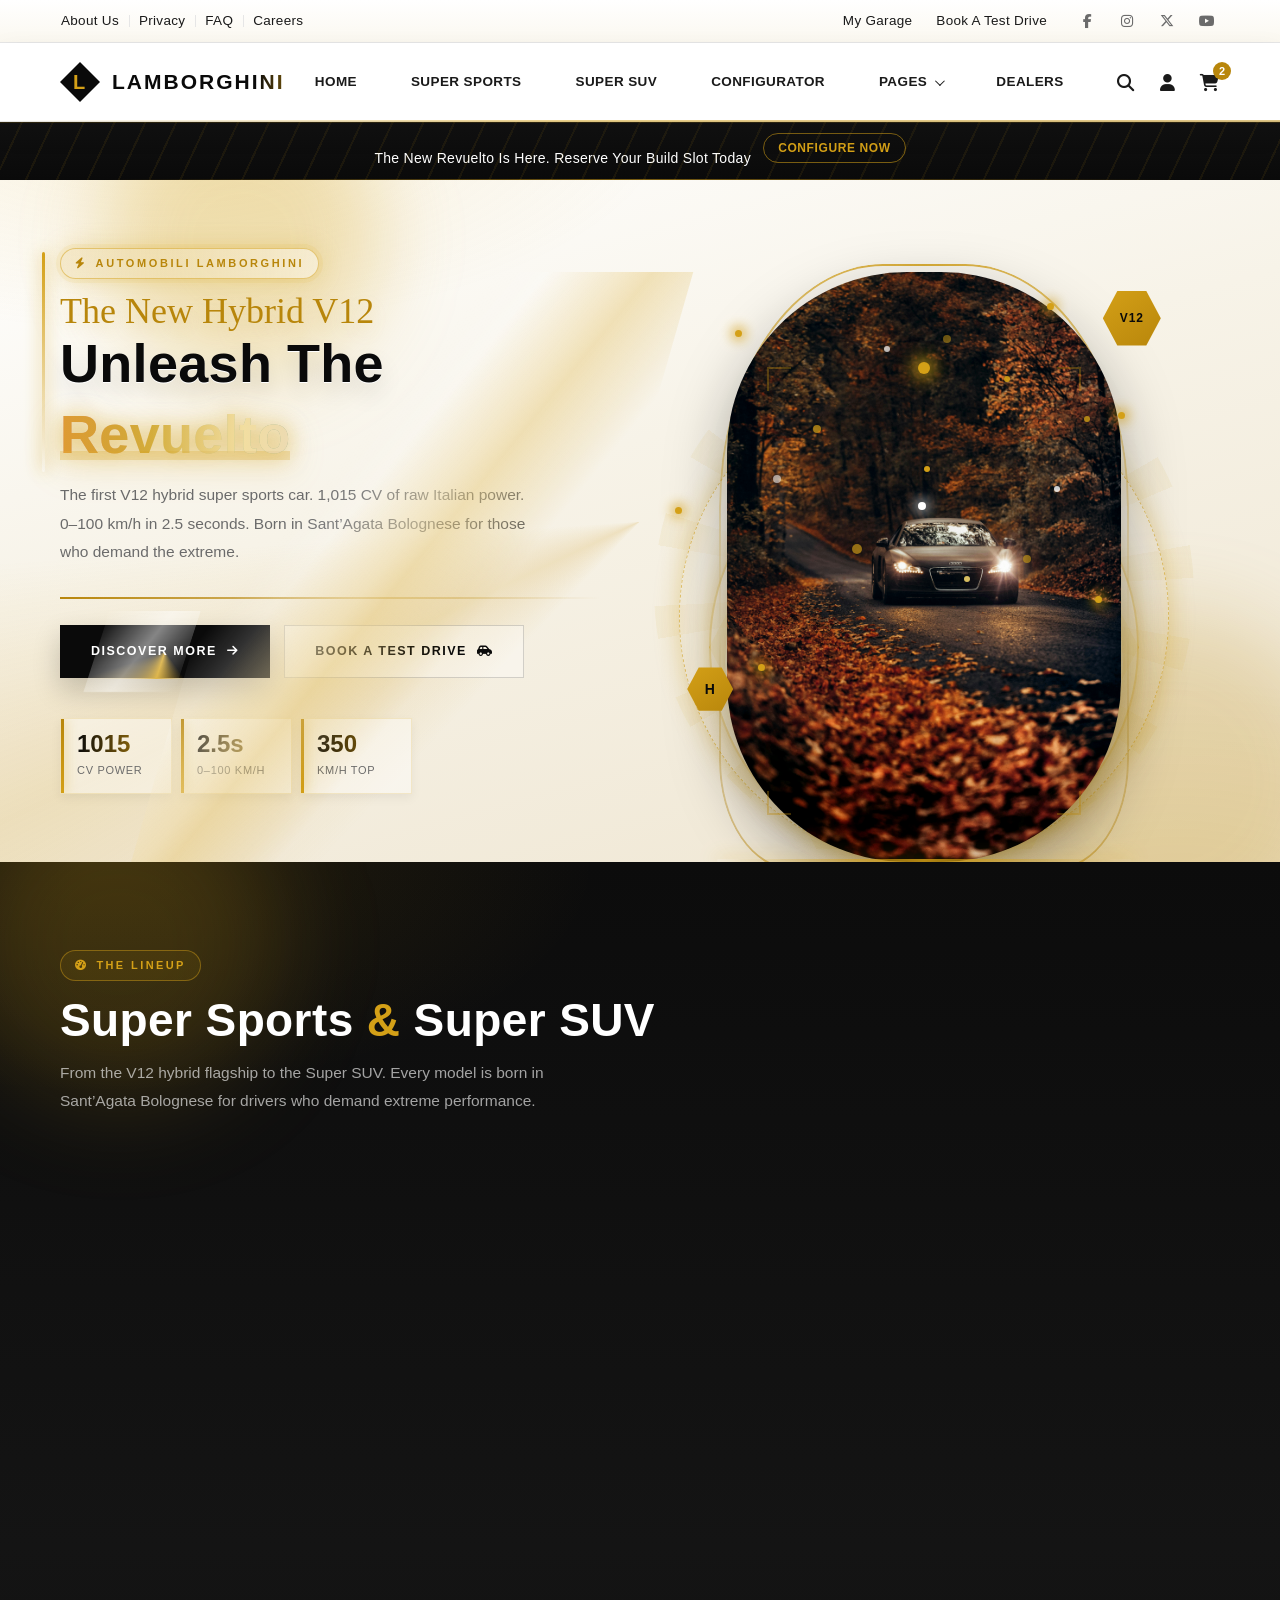
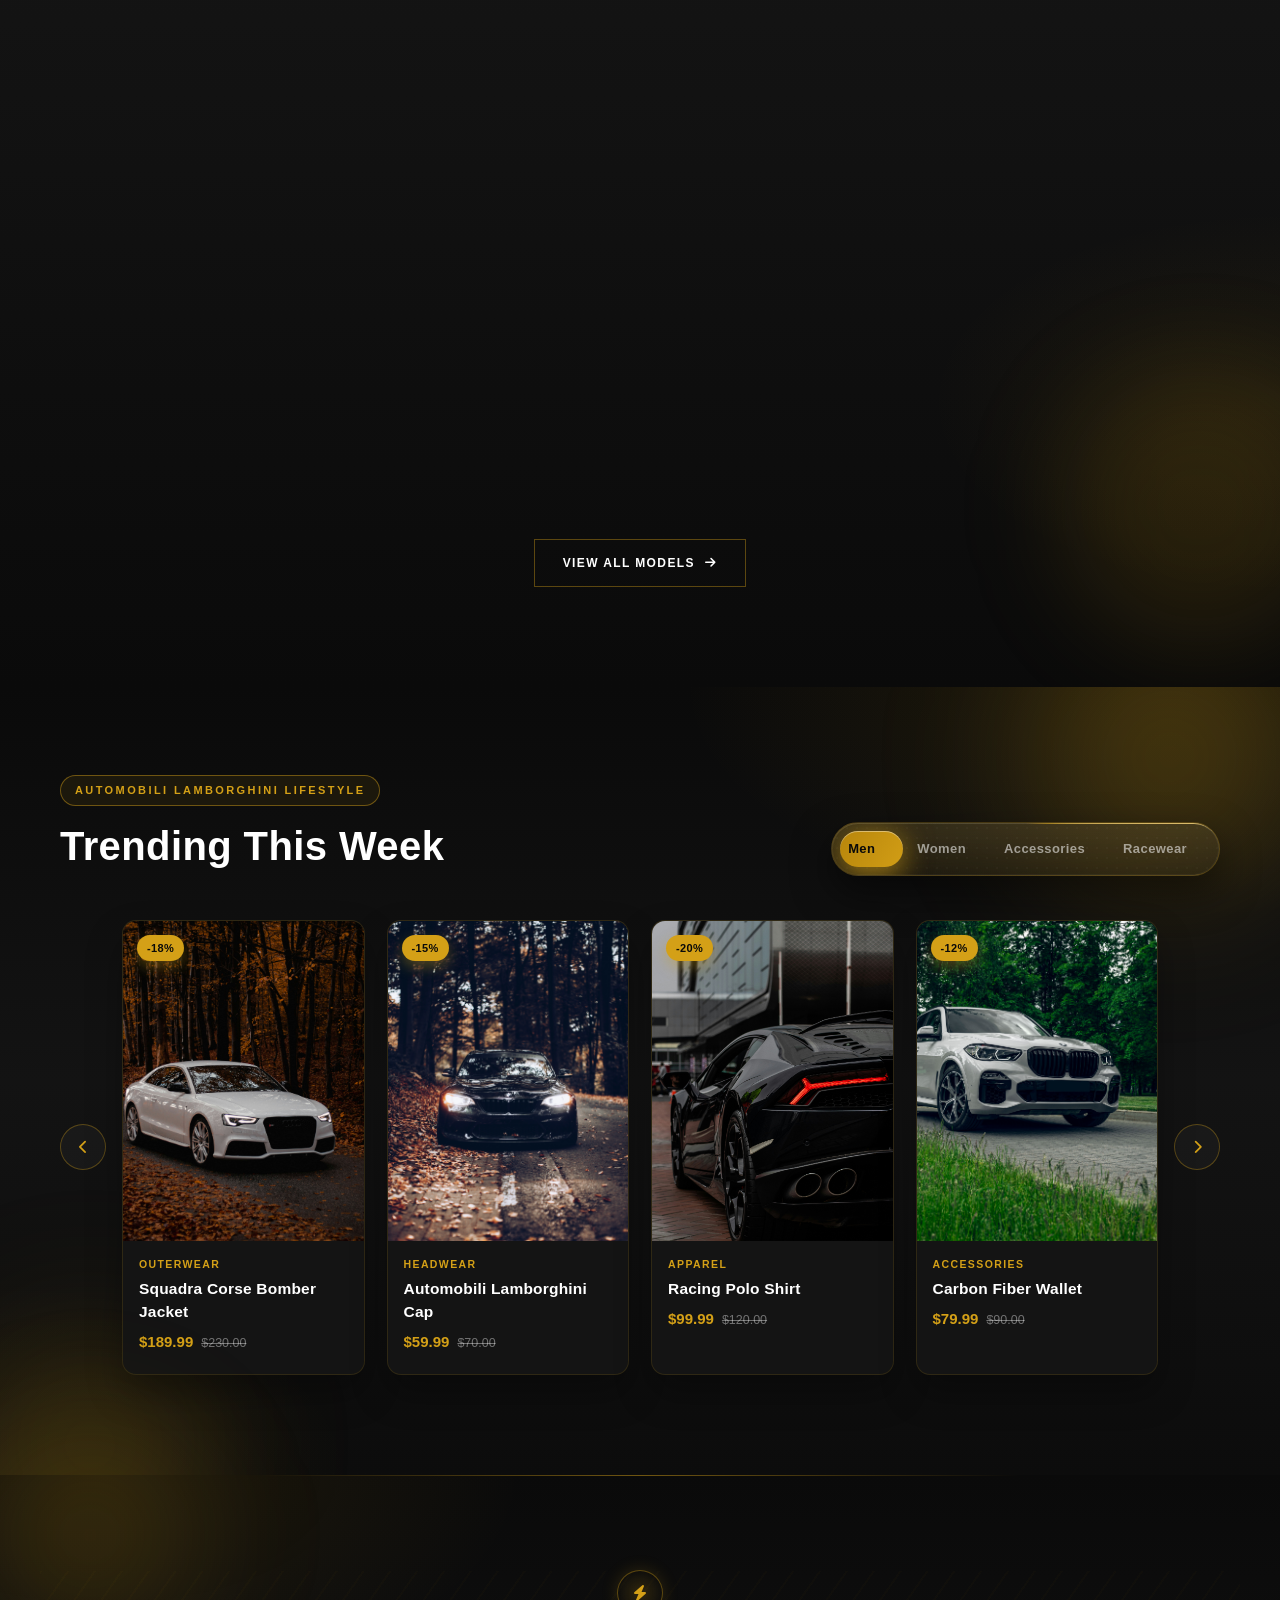
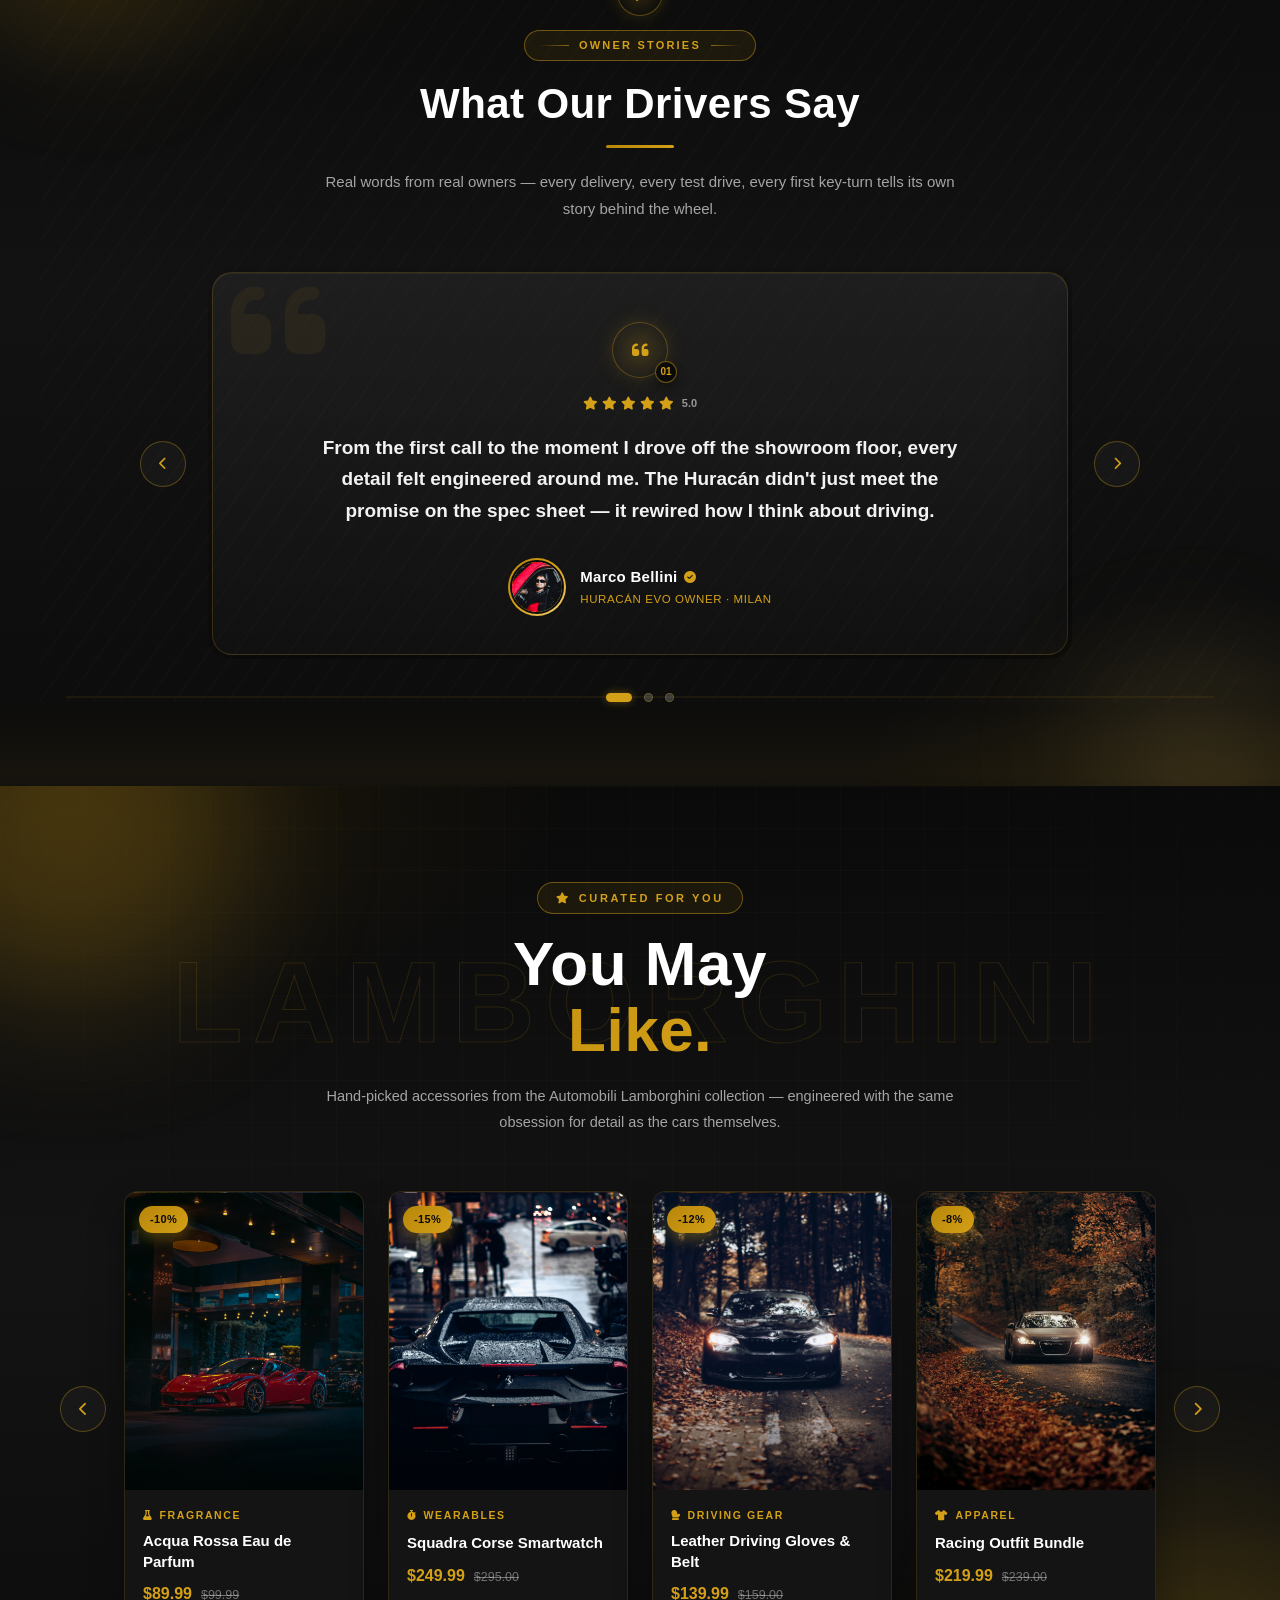
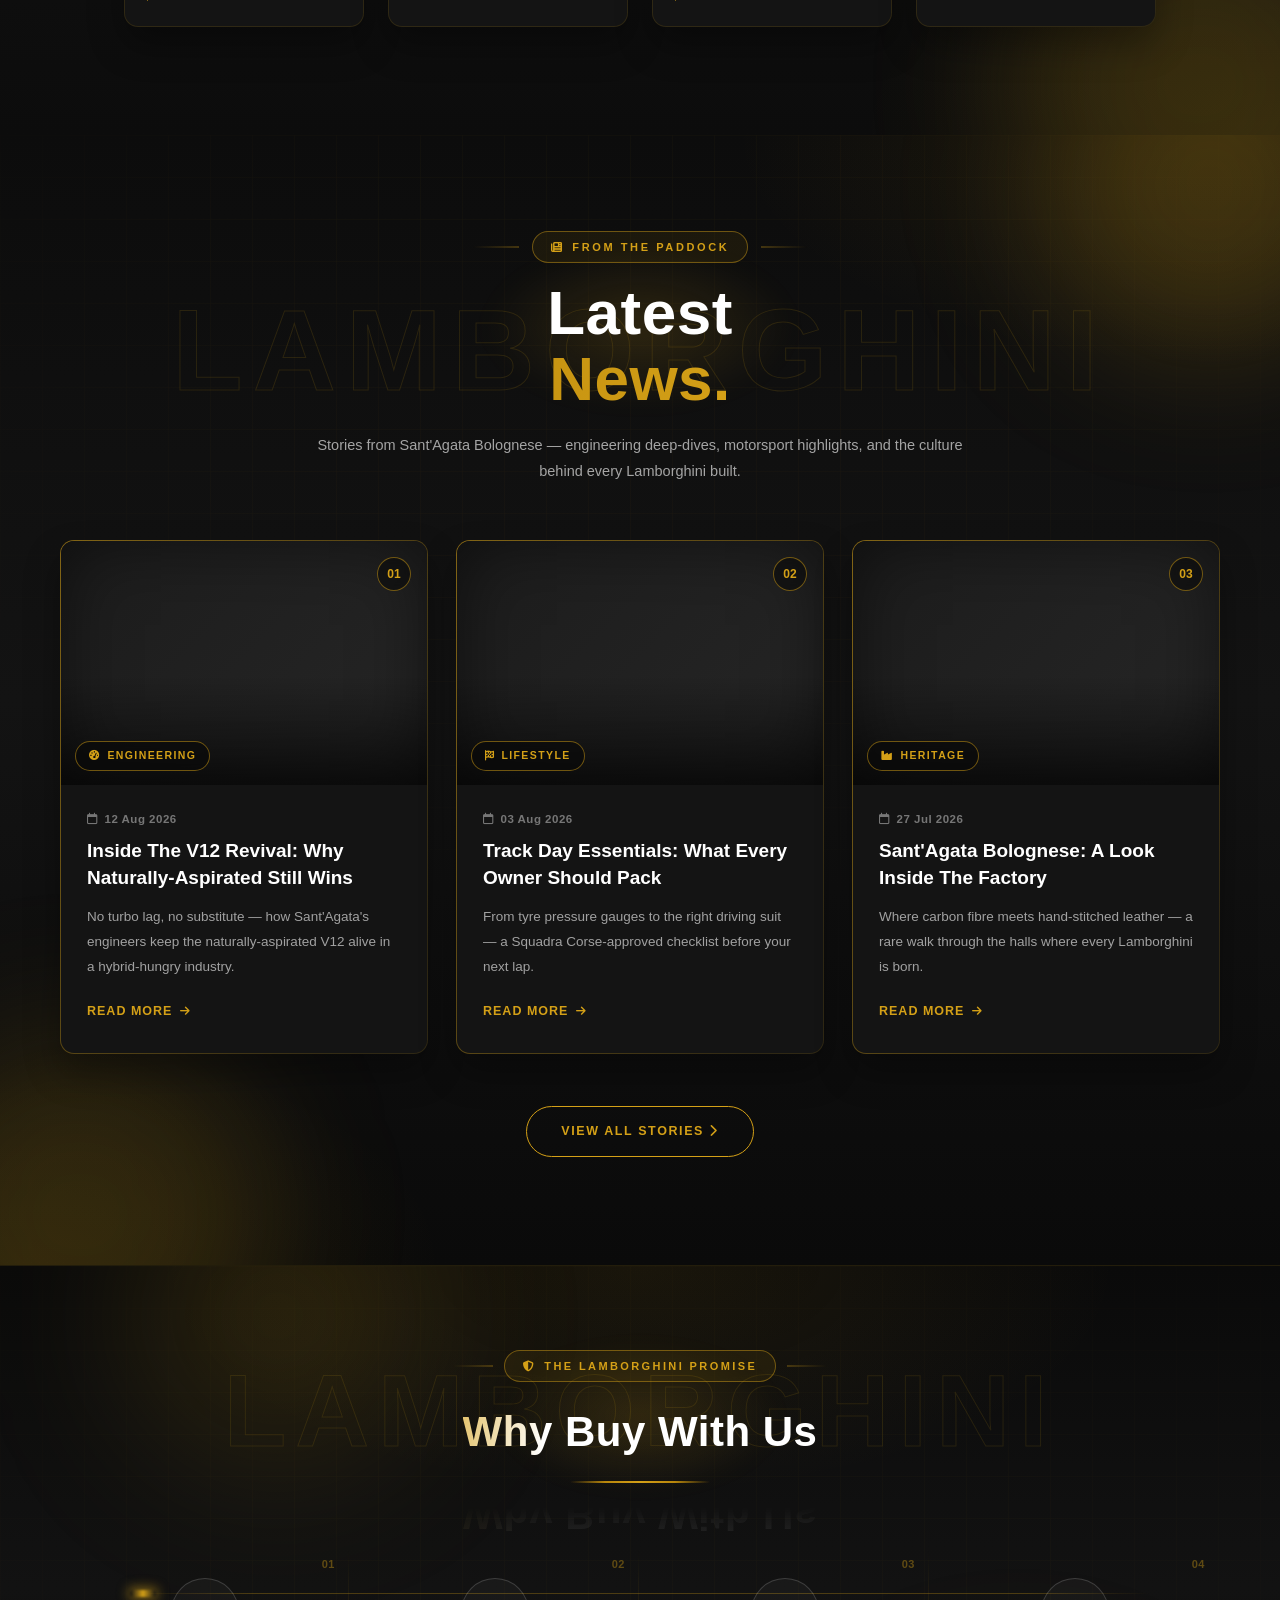
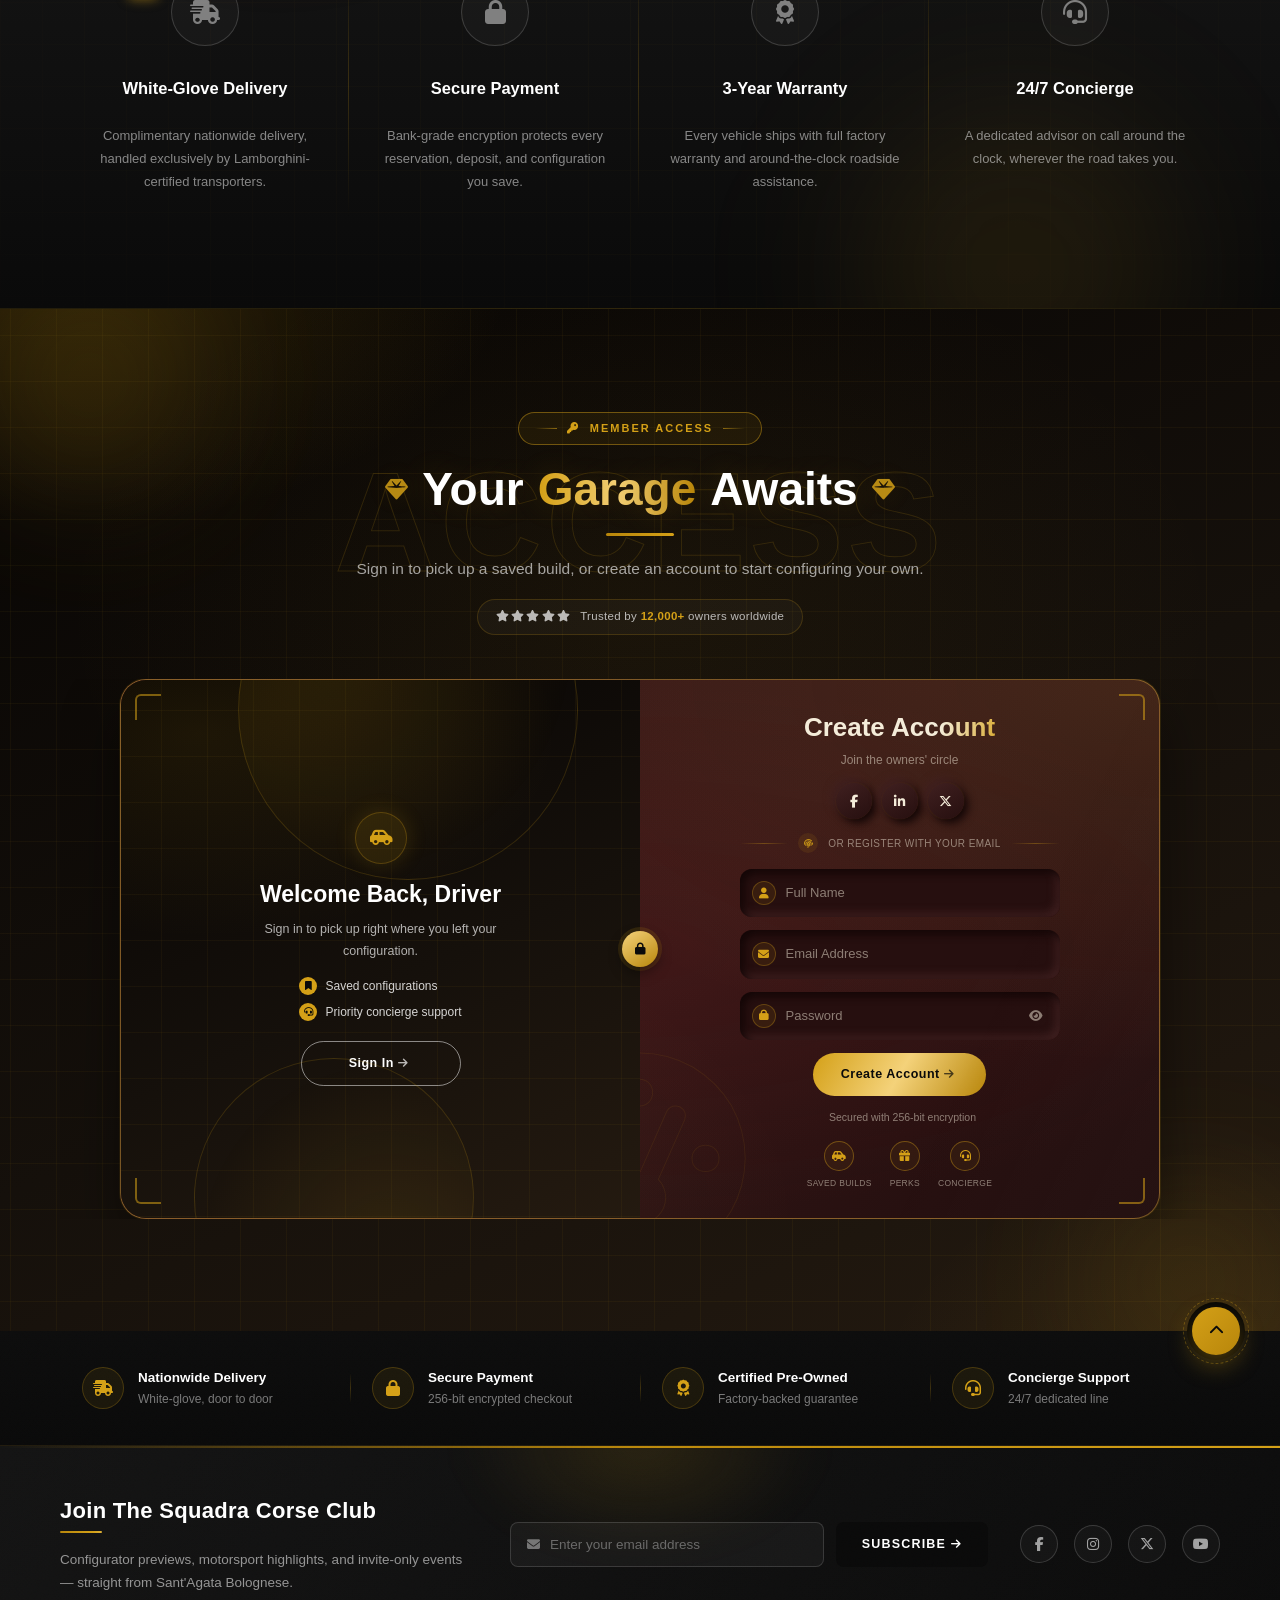
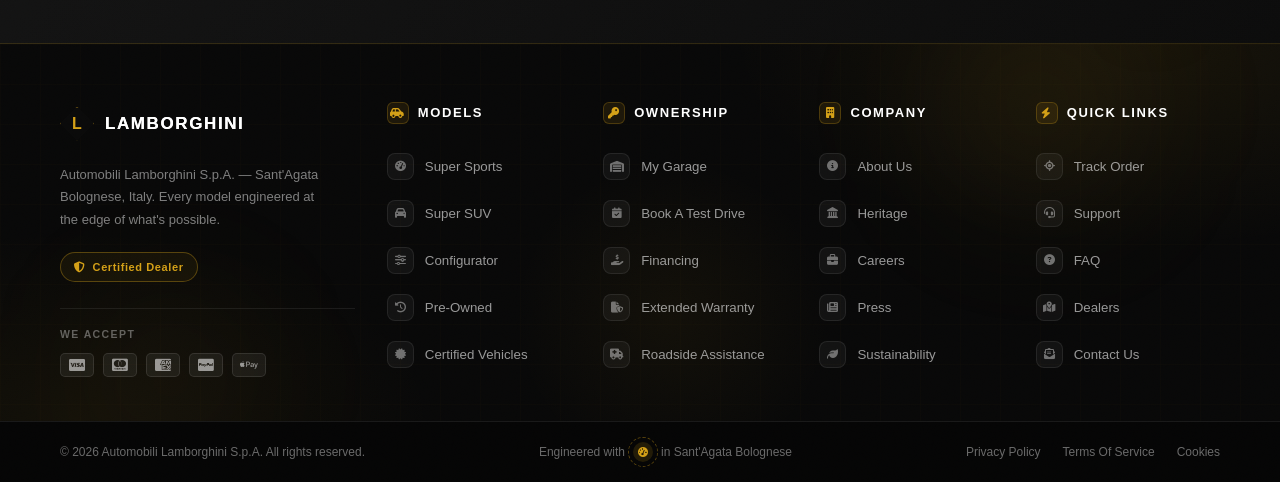
<file: HTmL/index.html>
<!DOCTYPE html>
<html lang="en" dir="ltr">
<head>
  <meta charset="UTF-8">
  <meta name="viewport" content="width=device-width, initial-scale=1.0">
  <title>Lamborghini | Automobili Lamborghini</title>
  <link rel="stylesheet" href="../Icons/all.css">
  <link rel="stylesheet" href="../Style/Project_style.css">
</head>
<body>

  <!-- ===================== HEADER ===================== -->
  <header class="site-header">

   
    <input type="checkbox" id="navToggle" class="nav-toggle-checkbox">

  
    <input type="checkbox" id="searchToggle" class="search-toggle-checkbox">

    <!-- ---------- Top Bar ---------- -->
    <div class="top-bar">
      <div class="container top-bar__inner">

        <nav class="top-bar__links" aria-label="Top Links">
          <a href="#">About Us<span class="sep"></span></a>
          <a href="#">Privacy<span class="sep"></span></a>
          <a href="#">FAQ<span class="sep"></span></a>
          <a href="#" class="active">Careers</a>
        </nav>

        <div class="top-bar__right">
          <nav class="top-bar__account" aria-label="Account Links">
            <a href="#">My Garage</a>
            <a href="#">Book A Test Drive</a>
          </nav>

          <ul class="top-bar__social" aria-label="Social Media">
            <li><a href="#" aria-label="Facebook"><i class="fa-brands fa-facebook-f"></i></a></li>
            <li><a href="#" aria-label="Instagram"><i class="fa-brands fa-instagram"></i></a></li>
            <li><a href="#" aria-label="Twitter"><i class="fa-brands fa-x-twitter"></i></a></li>
            <li><a href="#" aria-label="YouTube"><i class="fa-brands fa-youtube"></i></a></li>
          </ul>
        </div>

      </div>
    </div>

    <!-- ---------- Main Header ---------- -->
    <div class="main-header">
      <div class="container main-header__inner">

        <a href="#" class="logo">
          <span class="logo__badge">L</span>
          <span class="logo__text">LAMBORGHINI</span>
        </a>

        <label for="navToggle" class="nav-toggle" aria-label="Open Menu">
          <span></span>
          <span></span>
          <span></span>
        </label>

        <nav class="main-nav" aria-label="Main Navigation">
          <ul>
            <li><a href="#" class="active">Home<span class="underline-fx"></span></a></li>
            <li><a href="#">Super Sports<span class="underline-fx"></span></a></li>
            <li><a href="#">Super SUV<span class="underline-fx"></span></a></li>
            <li><a href="#">Configurator<span class="underline-fx"></span></a></li>

            <!-- ===== "Pages" Mega Dropdown — three titled/captioned columns ===== -->
            <li class="has-dropdown mega">
              <a href="#">Pages <i class="chevron"></i><span class="underline-fx"></span></a>
              <div class="mega-dropdown">
                <span class="shimmer-sweep" aria-hidden="true"></span>
                <span class="mega-blob mega-blob--a" aria-hidden="true"></span>
                <span class="mega-blob mega-blob--b" aria-hidden="true"></span>

                <!-- Column 1 — account & vehicle related pages -->
                <div class="mega-col">
                  <span class="mega-col__title">
                    <i class="fa-solid fa-id-badge mega-col__icon" aria-hidden="true"></i>
                    <span class="mega-col__title-text">Account &amp; Garage</span>
                    <em class="mega-col__desc">Manage your profile and vehicles</em>
                  </span>
                  <a href="#"><i class="fa-solid fa-right-to-bracket" aria-hidden="true"></i><span class="link-label">Login</span><i class="fa-solid fa-chevron-right link-arrow" aria-hidden="true"></i></a>
                  <a href="#"><i class="fa-solid fa-warehouse" aria-hidden="true"></i><span class="link-label">My Garage</span><i class="fa-solid fa-chevron-right link-arrow" aria-hidden="true"></i></a>
                  <a href="#"><i class="fa-solid fa-car-side" aria-hidden="true"></i><span class="link-label">Vehicle Details</span><i class="fa-solid fa-chevron-right link-arrow" aria-hidden="true"></i></a>
                  <a href="#"><i class="fa-solid fa-receipt" aria-hidden="true"></i><span class="link-label">Reservation Checkout</span><i class="fa-solid fa-chevron-right link-arrow" aria-hidden="true"></i></a>
                </div>

                <!-- Column 2 — news & motorsport coverage -->
                <div class="mega-col">
                  <span class="mega-col__title">
                    <i class="fa-solid fa-newspaper mega-col__icon" aria-hidden="true"></i>
                    <span class="mega-col__title-text">Newsroom</span>
                    <em class="mega-col__desc">Press releases &amp; motorsport news</em>
                  </span>
                  <a href="#"><i class="fa-solid fa-bullhorn" aria-hidden="true"></i><span class="link-label">Press Releases</span><i class="fa-solid fa-chevron-right link-arrow" aria-hidden="true"></i></a>
                  <a href="#"><i class="fa-solid fa-flag-checkered" aria-hidden="true"></i><span class="link-label">Race &amp; Motorsport</span><i class="fa-solid fa-chevron-right link-arrow" aria-hidden="true"></i></a>
                </div>

                <!-- Column 3 — spotlight feature card, no external images needed -->
                <div class="mega-col mega-col--feature">
                  <span class="mega-col__title">
                    <i class="fa-solid fa-bolt mega-col__icon" aria-hidden="true"></i>
                    <span class="mega-col__title-text">Spotlight</span>
                  </span>
                  <div class="feature-card">
                    <span class="feature-card__stripes" aria-hidden="true"></span>
                    <span class="feature-card__ribbon">New</span>
                    <span class="feature-card__eyebrow">New Arrival</span>
                    <strong class="feature-card__name">Revuelto</strong>
                    <span class="feature-card__stat">0–100 km/h in <b>2.5s</b></span>
                    <a href="#" class="feature-card__cta">Configure Now <i class="fa-solid fa-arrow-right" aria-hidden="true"></i></a>
                  </div>
                </div>
              </div>
            </li>

            <li><a href="#">Dealers<span class="underline-fx"></span></a></li>
          </ul>
        </nav>

        <div class="main-header__icons">
          <!-- Search: label toggles the checkbox, field expands next to it -->
          <label for="searchToggle" class="icon-btn search-btn" aria-label="Search">
            <i class="fa-solid fa-magnifying-glass"></i>
          </label>
          <input type="text" class="search-field" placeholder="Search...">

          <button class="icon-btn" aria-label="Account" type="button">
            <i class="fa-solid fa-user"></i>
          </button>
          <button class="icon-btn cart-btn" aria-label="My Garage" type="button">
            <i class="fa-solid fa-cart-shopping"></i>
            <span class="cart-badge">2</span>
          </button>
        </div>

        <!-- clicking overlay closes mobile menu (CSS-only) -->
        <label for="navToggle" class="nav-backdrop" aria-hidden="true"></label>

      </div>
    </div>

    <!-- ---------- Promo Strip ---------- -->
    <div class="promo-strip">
      <p>The New Revuelto Is Here. Reserve Your Build Slot Today <a href="#">Configure Now</a></p>
    </div>

  </header>
  <!-- ===================== /HEADER ===================== -->

  <!-- ===================== HERO SECTION ===================== -->
  <section class="hero-section">
    <span class="hero-section__orb hero-section__orb--a" aria-hidden="true"></span>
    <span class="hero-section__orb hero-section__orb--b" aria-hidden="true"></span>

    <div class="container hero-section__inner">

      <div class="hero-content">
        <span class="hero-content__kicker">
          <i class="fa-solid fa-bolt" aria-hidden="true"></i>
          Automobili Lamborghini
        </span>

        <span class="hero-content__eyebrow">The New Hybrid V12</span>

        <h1 class="hero-content__title">
          <span class="word">Unleash</span>
          <span class="word">The</span>
          <span class="word word--gold" data-text="Revuelto">Revuelto</span>
        </h1>

        <p class="hero-content__desc">
          The first V12 hybrid super sports car. 1,015 CV of raw Italian power.
          0–100 km/h in 2.5 seconds. Born in Sant’Agata Bolognese for those who demand the extreme.
        </p>
        <span class="hero-content__rule" aria-hidden="true"></span>

        <div class="hero-content__actions">
          <a href="#" class="hero-content__cta">
            <span class="hero-content__cta-pulse" aria-hidden="true"></span>
            <span class="hero-content__cta-shine" aria-hidden="true"></span>
            <span class="hero-content__cta-border" aria-hidden="true"></span>
            Discover More
            <i class="fa-solid fa-arrow-right" aria-hidden="true"></i>
          </a>
          <a href="#" class="hero-content__cta hero-content__cta--ghost">
            <span class="hero-content__cta-shine" aria-hidden="true"></span>
            Book A Test Drive
            <i class="fa-solid fa-car-side" aria-hidden="true"></i>
          </a>
        </div>

        <ul class="hero-stats" aria-label="Revuelto performance">
          <li>
            <strong>1015</strong>
            <span>CV Power</span>
          </li>
          <li>
            <strong>2.5s</strong>
            <span>0–100 km/h</span>
          </li>
          <li>
            <strong>350</strong>
            <span>km/h Top</span>
          </li>
        </ul>
      </div>

      <div class="hero-image">
        <span class="hero-image__blob" aria-hidden="true"></span>
        <span class="hero-image__blob hero-image__blob--2" aria-hidden="true"></span>
        <span class="hero-image__ring" aria-hidden="true"></span>
        <span class="hero-image__ring hero-image__ring--inner" aria-hidden="true"></span>
        <span class="hero-image__ring hero-image__ring--pulse" aria-hidden="true"></span>
        <span class="hero-image__rays" aria-hidden="true"></span>
        <span class="hero-image__scan" aria-hidden="true"></span>
        <span class="hero-image__shadow" aria-hidden="true"></span>
        <span class="hero-image__spark hero-image__spark--1" aria-hidden="true"></span>
        <span class="hero-image__spark hero-image__spark--2" aria-hidden="true"></span>
        <span class="hero-image__spark hero-image__spark--3" aria-hidden="true"></span>
        <span class="hero-image__spark hero-image__spark--4" aria-hidden="true"></span>
        <span class="hero-image__spark hero-image__spark--5" aria-hidden="true"></span>
        <span class="hero-image__spark hero-image__spark--6" aria-hidden="true"></span>
        <span class="hero-image__orbit" aria-hidden="true"><span></span></span>
        <span class="hero-image__orbit hero-image__orbit--rev" aria-hidden="true"><span></span></span>
        <span class="hero-image__hex" aria-hidden="true"></span>
        <span class="hero-image__smoke" aria-hidden="true"></span>
        <span class="hero-image__badge" aria-hidden="true">V12</span>
        <span class="hero-image__badge hero-image__badge--alt" aria-hidden="true">H</span>

        <!-- Hero image: change src if the filename is different -->
        <div class="hero-image__frame">
          <span class="hero-image__aura" aria-hidden="true"></span>
          <span class="hero-image__glow" aria-hidden="true"></span>
          <span class="hero-image__shine" aria-hidden="true"></span>
          <span class="hero-image__shine hero-image__shine--slow" aria-hidden="true"></span>
          <span class="hero-image__corner hero-image__corner--tl" aria-hidden="true"></span>
          <span class="hero-image__corner hero-image__corner--tr" aria-hidden="true"></span>
          <span class="hero-image__corner hero-image__corner--bl" aria-hidden="true"></span>
          <span class="hero-image__corner hero-image__corner--br" aria-hidden="true"></span>
          <img
            class="hero-image__pic"
            src="../image/roberto-nickson-Yp9FdEqaCdk-unsplash.jpg"
            alt="Lamborghini Revuelto"
          >
        </div>
      </div>

    </div>
  </section>
  <!-- ===================== /HERO SECTION ===================== -->

  <!-- ===================== MODELS / LINEUP SECTION ===================== -->
  <section class="models-section" id="models">
    <span class="models-section__glow models-section__glow--a" aria-hidden="true"></span>
    <span class="models-section__glow models-section__glow--b" aria-hidden="true"></span>

    <div class="container models-section__inner">

      <header class="models-head">
        <span class="models-head__kicker">
          <i class="fa-solid fa-gauge-high" aria-hidden="true"></i>
          The Lineup
        </span>
        <h2 class="models-head__title">
          Super Sports <span>&amp;</span> Super SUV
        </h2>
        <p class="models-head__desc">
          From the V12 hybrid flagship to the Super SUV. Every model is born in Sant’Agata Bolognese
          for drivers who demand extreme performance.
        </p>
      </header>

    
      <article class="models-feature">
        <div class="models-feature__media">
          
          <img
            class="models-feature__img"
            src="../image/simom-caban-EThzek0FYo0-unsplash.jpg"
            alt="Lamborghini Revuelto — V12 hybrid super sports car"
          >
          <span class="models-feature__shine" aria-hidden="true"></span>
          <span class="models-feature__vignette" aria-hidden="true"></span>
          <span class="models-feature__scan" aria-hidden="true"></span>
          <span class="models-feature__ring" aria-hidden="true"></span>
          <span class="models-feature__spark models-feature__spark--1" aria-hidden="true"></span>
          <span class="models-feature__spark models-feature__spark--2" aria-hidden="true"></span>
          <span class="models-feature__spark models-feature__spark--3" aria-hidden="true"></span>
          <span class="models-feature__corner models-feature__corner--tl" aria-hidden="true"></span>
          <span class="models-feature__corner models-feature__corner--tr" aria-hidden="true"></span>
          <span class="models-feature__corner models-feature__corner--bl" aria-hidden="true"></span>
          <span class="models-feature__corner models-feature__corner--br" aria-hidden="true"></span>
          <span class="models-feature__badge" aria-hidden="true">V12</span>
        </div>

        <div class="models-feature__copy">
          <span class="models-feature__live"><i></i> Launch Ready</span>
          <span class="models-feature__index">01</span>
          <span class="models-feature__tag">New Hybrid V12</span>
          <h3 class="models-feature__name">Revuelto</h3>
          <p class="models-feature__lead">
            The first V12 hybrid super sports car. 1,015 CV. 0–100 km/h in 2.5 seconds.
            A new era of Lamborghini performance.
          </p>
          <ul class="models-feature__stats">
            <li><strong>1,015</strong><span>CV</span></li>
            <li><strong>2.5s</strong><span>0–100</span></li>
            <li><strong>350</strong><span>km/h</span></li>
          </ul>
          <a href="#" class="models-feature__cta">
            Discover Revuelto
            <i class="fa-solid fa-arrow-right" aria-hidden="true"></i>
          </a>
        </div>
      </article>

      <!-- ===== MODEL CARDS — 3 صور للكروت ===== -->
      <div class="models-grid">

        <article class="model-card">
          <span class="model-card__index">02</span>
          <span class="model-card__ribbon">Hybrid</span>
          <div class="model-card__media">
           
            <img
              class="model-card__img"
              src="../image/lixxe-porsche-7770665.jpg"
              alt="Lamborghini Temerario"
            >
            <span class="model-card__overlay" aria-hidden="true"></span>
            <span class="model-card__shine" aria-hidden="true"></span>
            <span class="model-card__corner model-card__corner--tl" aria-hidden="true"></span>
            <span class="model-card__corner model-card__corner--br" aria-hidden="true"></span>
          </div>
          <div class="model-card__body">
            <span class="model-card__cat">Super Sports · V8 Hybrid</span>
            <h3 class="model-card__name">Temerario</h3>
            <ul class="model-card__specs">
              <li>920 CV</li>
              <li>2.7s</li>
              <li>343 km/h</li>
            </ul>
            <a href="#" class="model-card__link">Configure <i class="fa-solid fa-arrow-right" aria-hidden="true"></i></a>
          </div>
        </article>

        <article class="model-card">
          <span class="model-card__index">03</span>
          <span class="model-card__ribbon">PHEV</span>
          <div class="model-card__media">
           
            <img
              class="model-card__img"
              src="../image/ajeet-panesar-hzk_a7NxcOY-unsplash.jpg"
              alt="Lamborghini Urus SE"
            >
            <span class="model-card__overlay" aria-hidden="true"></span>
            <span class="model-card__shine" aria-hidden="true"></span>
            <span class="model-card__corner model-card__corner--tl" aria-hidden="true"></span>
            <span class="model-card__corner model-card__corner--br" aria-hidden="true"></span>
          </div>
          <div class="model-card__body">
            <span class="model-card__cat">Super SUV · PHEV</span>
            <h3 class="model-card__name">Urus SE</h3>
            <ul class="model-card__specs">
              <li>800 CV</li>
              <li>3.4s</li>
              <li>312 km/h</li>
            </ul>
            <a href="#" class="model-card__link">Configure <i class="fa-solid fa-arrow-right" aria-hidden="true"></i></a>
          </div>
        </article>

        <article class="model-card">
          <span class="model-card__index">04</span>
          <span class="model-card__ribbon">V10</span>
          <div class="model-card__media">
           
            <img
              class="model-card__img"
              src="../image/felipe-simo-HBop_t9V9kM-unsplash.jpg"
              alt="Lamborghini Huracán"
            >
            <span class="model-card__overlay" aria-hidden="true"></span>
            <span class="model-card__shine" aria-hidden="true"></span>
            <span class="model-card__corner model-card__corner--tl" aria-hidden="true"></span>
            <span class="model-card__corner model-card__corner--br" aria-hidden="true"></span>
          </div>
          <div class="model-card__body">
            <span class="model-card__cat">Super Sports · V10</span>
            <h3 class="model-card__name">Huracán</h3>
            <ul class="model-card__specs">
              <li>640 CV</li>
              <li>2.9s</li>
              <li>325 km/h</li>
            </ul>
            <a href="#" class="model-card__link">Configure <i class="fa-solid fa-arrow-right" aria-hidden="true"></i></a>
          </div>
        </article>

      </div>

      <div class="models-foot">
        <a href="#" class="models-foot__cta">
          View All Models
          <i class="fa-solid fa-arrow-right" aria-hidden="true"></i>
        </a>
      </div>

    </div>
  </section>
  <!-- ===================== /MODELS / LINEUP SECTION ===================== -->

   <!-- ===================== TRENDING / LIFESTYLE SHOP SECTION ===================== -->
  <section class="trend-section" id="trending">
    <span class="trend-section__glow trend-section__glow--a" aria-hidden="true"></span>
    <span class="trend-section__glow trend-section__glow--b" aria-hidden="true"></span>

    <div class="container trend-section__inner">

      <header class="trend-head">
        <div class="trend-head__text">
          <span class="trend-head__kicker">Automobili Lamborghini Lifestyle</span>
          <h2 class="trend-head__title">Trending This Week</h2>
        </div>

        <nav class="trend-tabs" aria-label="Shop by category">
          <button type="button" class="trend-tabs__btn is-active">Men</button>
          <button type="button" class="trend-tabs__btn">Women</button>
          <button type="button" class="trend-tabs__btn">Accessories</button>
          <button type="button" class="trend-tabs__btn">Racewear</button>
        </nav>
      </header>

      <div class="trend-row">
        <button type="button" class="trend-arrow trend-arrow--prev" aria-label="Previous products">
          <i class="fa-solid fa-chevron-left"></i>
        </button>

        <div class="trend-grid">

          <!-- Card 1 -->
          <article class="trend-card">
            <div class="trend-card__flip">
              <div class="trend-card__flip-inner">
                <div class="trend-card__face trend-card__face--front">
                
                  <img src="../image/simom-caban-dxcpXD2sFiM-unsplash.jpg" alt="Squadra Corse Bomber Jacket — front" class="trend-card__img">
                </div>
                <div class="trend-card__face trend-card__face--back">
                 
                  <img src="../image/pexels-rumpy-32550021.jpg" alt="Squadra Corse Bomber Jacket — back" class="trend-card__img">
                </div>
              </div>
              <button type="button" class="trend-card__quickadd">Quick Add<i class="fa-solid fa-cart-plus" aria-hidden="true"></i></button>
              <span class="trend-card__badge">-18%</span>
              <div class="trend-card__actions">
                <button type="button" class="trend-card__action" aria-label="Add to cart"><i class="fa-solid fa-cart-shopping"></i></button>
                <button type="button" class="trend-card__action" aria-label="Add to wishlist"><i class="fa-regular fa-heart"></i></button>
                <button type="button" class="trend-card__action" aria-label="Quick view"><i class="fa-regular fa-eye"></i></button>
              </div>
            </div>
            <div class="trend-card__body">
              <span class="trend-card__cat">Outerwear</span>
              <h3 class="trend-card__name">Squadra Corse Bomber Jacket</h3>
              <p class="trend-card__price">
                <span class="trend-card__price--now">$189.99</span>
                <span class="trend-card__price--old">$230.00</span>
              </p>
            </div>
          </article>

          <!-- Card 2 -->
          <article class="trend-card">
            <div class="trend-card__flip">
              <div class="trend-card__flip-inner">
                <div class="trend-card__face trend-card__face--front">
                  
                  <img src="../image/lorenzo-hamers-HJ5J-iZ3jmI-unsplash.jpg" alt="Automobili Lamborghini Cap — front" class="trend-card__img">
                </div>
                <div class="trend-card__face trend-card__face--back">
                 
                  <img src="../image/pexels-vincentfotos-18028832.jpg" alt="Automobili Lamborghini Cap — back" class="trend-card__img">
                </div>
              </div>
              <button type="button" class="trend-card__quickadd">Quick Add<i class="fa-solid fa-cart-plus" aria-hidden="true"></i></button>
              <span class="trend-card__badge">-15%</span>
              <div class="trend-card__actions">
                <button type="button" class="trend-card__action" aria-label="Add to cart"><i class="fa-solid fa-cart-shopping"></i></button>
                <button type="button" class="trend-card__action" aria-label="Add to wishlist"><i class="fa-regular fa-heart"></i></button>
                <button type="button" class="trend-card__action" aria-label="Quick view"><i class="fa-regular fa-eye"></i></button>
              </div>
            </div>
            <div class="trend-card__body">
              <span class="trend-card__cat">Headwear</span>
              <h3 class="trend-card__name">Automobili Lamborghini Cap</h3>
              <p class="trend-card__price">
                <span class="trend-card__price--now">$59.99</span>
                <span class="trend-card__price--old">$70.00</span>
              </p>
            </div>
          </article>

          <!-- Card 3 -->
          <article class="trend-card">
            <div class="trend-card__flip">
              <div class="trend-card__flip-inner">
                <div class="trend-card__face trend-card__face--front">
                
                  <img src="../image/robin-van-geenen-je0BwHBTsm8-unsplash.jpg" alt="Racing Polo Shirt — front" class="trend-card__img">
                </div>
                <div class="trend-card__face trend-card__face--back">
                
                  <img src="../image/pexels-lureofadventure-38442755.jpg" alt="Racing Polo Shirt — back" class="trend-card__img">
                </div>
              </div>
              <button type="button" class="trend-card__quickadd">Quick Add<i class="fa-solid fa-cart-plus" aria-hidden="true"></i></button>
              <span class="trend-card__badge">-20%</span>
              <div class="trend-card__actions">
                <button type="button" class="trend-card__action" aria-label="Add to cart"><i class="fa-solid fa-cart-shopping"></i></button>
                <button type="button" class="trend-card__action" aria-label="Add to wishlist"><i class="fa-regular fa-heart"></i></button>
                <button type="button" class="trend-card__action" aria-label="Quick view"><i class="fa-regular fa-eye"></i></button>
              </div>
            </div>
            <div class="trend-card__body">
              <span class="trend-card__cat">Apparel</span>
              <h3 class="trend-card__name">Racing Polo Shirt</h3>
              <p class="trend-card__price">
                <span class="trend-card__price--now">$99.99</span>
                <span class="trend-card__price--old">$120.00</span>
              </p>
            </div>
          </article>

          <!-- Card 4 -->
          <article class="trend-card">
            <div class="trend-card__flip">
              <div class="trend-card__flip-inner">
                <div class="trend-card__face trend-card__face--front">
                  
                  <img src="../image/pexels-jon-gol-253752729-12532746.jpg" alt="Carbon Fiber Wallet — front" class="trend-card__img">
                </div>
                <div class="trend-card__face trend-card__face--back">
                
                  <img src="../image/pexels-shobith-m-586341645-17292964.jpg" alt="Carbon Fiber Wallet — back" class="trend-card__img">
                </div>
              </div>
              <button type="button" class="trend-card__quickadd">Quick Add<i class="fa-solid fa-cart-plus" aria-hidden="true"></i></button>
              <span class="trend-card__badge">-12%</span>
              <div class="trend-card__actions">
                <button type="button" class="trend-card__action" aria-label="Add to cart"><i class="fa-solid fa-cart-shopping"></i></button>
                <button type="button" class="trend-card__action" aria-label="Add to wishlist"><i class="fa-regular fa-heart"></i></button>
                <button type="button" class="trend-card__action" aria-label="Quick view"><i class="fa-regular fa-eye"></i></button>
              </div>
            </div>
            <div class="trend-card__body">
              <span class="trend-card__cat">Accessories</span>
              <h3 class="trend-card__name">Carbon Fiber Wallet</h3>
              <p class="trend-card__price">
                <span class="trend-card__price--now">$79.99</span>
                <span class="trend-card__price--old">$90.00</span>
              </p>
            </div>
          </article>

        </div>

        <button type="button" class="trend-arrow trend-arrow--next" aria-label="Next products">
          <i class="fa-solid fa-chevron-right"></i>
        </button>
      </div>

    </div>
  </section>
  <!-- ===================== /TRENDING / LIFESTYLE SHOP SECTION ===================== -->
 

<!-- ===================== CUSTOMER TESTIMONIAL SECTION ===================== -->
<section class="testi-section" id="testimonials">
  <span class="testi-section__glow testi-section__glow--a" aria-hidden="true"></span>
  <span class="testi-section__glow testi-section__glow--b" aria-hidden="true"></span>

  <div class="container testi-section__inner">

    <header class="testi-head">
      <span class="testi-head__kicker">Owner Stories</span>
      <h2 class="testi-head__title">What Our Drivers Say</h2>
      <p class="testi-head__desc">
        Real words from real owners — every delivery, every test drive,
        every first key-turn tells its own story behind the wheel.
      </p>
    </header>

    <div class="testi-row">

      <a href="#testi-3" class="testi-arrow testi-arrow--prev" aria-label="Previous testimonial">
        <i class="fa-solid fa-chevron-left"></i>
      </a>

      <div class="testi-track">

        <!-- Slide 1 -->
        <article class="testi-slide" id="testi-1">
          <div class="testi-card">
            <i class="fa-solid fa-quote-left testi-card__quote-icon" aria-hidden="true"></i>

            <div class="testi-card__stars" aria-label="5 out of 5 stars">
              <i class="fa-solid fa-star"></i>
              <i class="fa-solid fa-star"></i>
              <i class="fa-solid fa-star"></i>
              <i class="fa-solid fa-star"></i>
              <i class="fa-solid fa-star"></i>
            </div>

            <p class="testi-card__text">
              From the first call to the moment I drove off the showroom floor,
              every detail felt engineered around me. The Huracán didn't just
              meet the promise on the spec sheet — it rewired how I think about driving.
            </p>

            <div class="testi-card__person">
              <span class="testi-card__avatar">
                <img src="../image/pexels-erik-torres-449374861-28862404.jpg" alt="Marco Bellini">
              </span>
              <span class="testi-card__meta">
                <strong class="testi-card__name">Marco Bellini</strong>
                <span class="testi-card__role">Huracán EVO Owner · Milan</span>
              </span>
            </div>
          </div>
        </article>

        <!-- Slide 2 -->
        <article class="testi-slide" id="testi-2">
          <div class="testi-card">
            <i class="fa-solid fa-quote-left testi-card__quote-icon" aria-hidden="true"></i>

            <div class="testi-card__stars" aria-label="5 out of 5 stars">
              <i class="fa-solid fa-star"></i>
              <i class="fa-solid fa-star"></i>
              <i class="fa-solid fa-star"></i>
              <i class="fa-solid fa-star"></i>
              <i class="fa-solid fa-star"></i>
            </div>

            <p class="testi-card__text">
              I've owned three performance cars before this one, and none of
              them prepared me for the aftersales experience here. Fast,
              transparent, and the team genuinely knows the car inside out.
            </p>

            <div class="testi-card__person">
              <span class="testi-card__avatar">
                <img src="../image/pexels-catherine-zhuang-1225716959-22820327.jpg" alt="Sara Al-Fahad">
              </span>
              <span class="testi-card__meta">
                <strong class="testi-card__name">Mohamed Al-Fahad</strong>
                <span class="testi-card__role">Urus Performante Owner · Dubai</span>
              </span>
            </div>
          </div>
        </article>

        <!-- Slide 3 -->
        <article class="testi-slide" id="testi-3">
          <div class="testi-card">
            <i class="fa-solid fa-quote-left testi-card__quote-icon" aria-hidden="true"></i>

            <div class="testi-card__stars" aria-label="5 out of 5 stars">
              <i class="fa-solid fa-star"></i>
              <i class="fa-solid fa-star"></i>
              <i class="fa-solid fa-star"></i>
              <i class="fa-solid fa-star"></i>
              <i class="fa-solid fa-star"></i>
            </div>

            <p class="testi-card__text">
              Test-driving the Revuelto felt less like a sales pitch and more
              like being handed the keys to something they were genuinely
              proud to build. That pride shows in every panel gap.
            </p>

            <div class="testi-card__person">
              <span class="testi-card__avatar">
                <img src="../image/pexels-gursher-gill-63702010-35050220 (1).jpg" alt="James Whitfield">
              </span>
              <span class="testi-card__meta">
                <strong class="testi-card__name">James Whitfield</strong>
                <span class="testi-card__role">Revuelto Owner · London</span>
              </span>
            </div>
          </div>
        </article>

      </div>

      <a href="#testi-2" class="testi-arrow testi-arrow--next" aria-label="Next testimonial">
        <i class="fa-solid fa-chevron-right"></i>
      </a>
    </div>

    <nav class="testi-dots" aria-label="Select testimonial">
      <a href="#testi-1" class="testi-dots__dot" aria-label="Testimonial 1"></a>
      <a href="#testi-2" class="testi-dots__dot" aria-label="Testimonial 2"></a>
      <a href="#testi-3" class="testi-dots__dot" aria-label="Testimonial 3"></a>
    </nav>

  </div>
</section>
<!-- ===================== /CUSTOMER TESTIMONIAL SECTION ===================== -->

<!-- ===================== YOU MAY LIKE SECTION ===================== -->
<section class="ymk-section" id="you-may-like">
  <span class="ymk-section__glow ymk-section__glow--a" aria-hidden="true"></span>
  <span class="ymk-section__glow ymk-section__glow--b" aria-hidden="true"></span>
  <span class="ymk-section__grid" aria-hidden="true"></span>
  <span class="ymk-spark ymk-spark--1" aria-hidden="true"></span>
  <span class="ymk-spark ymk-spark--2" aria-hidden="true"></span>
  <span class="ymk-spark ymk-spark--3" aria-hidden="true"></span>
  <span class="ymk-spark ymk-spark--4" aria-hidden="true"></span>
  <span class="ymk-spark ymk-spark--5" aria-hidden="true"></span>

  <div class="container ymk-section__inner">

    <header class="ymk-head">
      <span class="ymk-head__watermark" aria-hidden="true">LAMBORGHINI</span>

      <span class="ymk-head__kicker">
        <i class="fa-solid fa-star" aria-hidden="true"></i>
        Curated For You
      </span>

      <h2 class="ymk-head__title">
        <span class="ymk-head__title-line">You May</span>
        <span class="ymk-head__title-line ymk-head__title-line--gold">Like<span class="ymk-head__dot">.</span></span>
      </h2>

      <p class="ymk-head__desc">
        Hand-picked accessories from the Automobili Lamborghini collection —
        engineered with the same obsession for detail as the cars themselves.
      </p>
    </header>

    <div class="ymk-row">

      <button type="button" class="ymk-arrow ymk-arrow--prev" aria-label="Previous products">
        <i class="fa-solid fa-chevron-left" aria-hidden="true"></i>
      </button>

      <div class="ymk-grid">

        <!-- Card 1 -->
        <article class="ymk-card">
          <span class="ymk-card__badge">-10%</span>
          <div class="ymk-card__media">
           
            <img src="../image/jesse-g-c-ANY0Pyj5X8Y-unsplash.jpg" alt="Automobili Lamborghini Fragrance" class="ymk-card__img ymk-card__img--base">
           
            <img src="../image/pexels-brandon-martin-1675357231-30793049.jpg" alt="Automobili Lamborghini Fragrance — alternate view" class="ymk-card__img ymk-card__img--hover">
            <span class="ymk-card__shine" aria-hidden="true"></span>
            <span class="ymk-card__vignette" aria-hidden="true"></span>
            <span class="ymk-card__corner ymk-card__corner--tl" aria-hidden="true"></span>
            <span class="ymk-card__corner ymk-card__corner--br" aria-hidden="true"></span>

            <div class="ymk-card__actions">
              <button type="button" class="ymk-card__action" aria-label="Add to cart" data-tooltip="Add to Cart"><i class="fa-solid fa-cart-shopping" aria-hidden="true"></i></button>
              <button type="button" class="ymk-card__action" aria-label="Add to wishlist" data-tooltip="Wishlist"><i class="fa-regular fa-heart" aria-hidden="true"></i></button>
              <button type="button" class="ymk-card__action" aria-label="Quick view" data-tooltip="Quick View"><i class="fa-regular fa-eye" aria-hidden="true"></i></button>
            </div>
          </div>
          <div class="ymk-card__body">
            <span class="ymk-card__cat"><i class="fa-solid fa-flask" aria-hidden="true"></i>Fragrance</span>
            <h3 class="ymk-card__name">Acqua Rossa Eau de Parfum</h3>
            <p class="ymk-card__price">
              <span class="ymk-card__price--now">$89.99</span>
              <span class="ymk-card__price--old">$99.99</span>
            </p>
          </div>
        </article>

        <!-- Card 2 -->
        <article class="ymk-card">
          <span class="ymk-card__badge">-15%</span>
          <div class="ymk-card__media">
           
            <img src="../image/lorenzo-gerosa-nvoxWnuc1QI-unsplash.jpg" alt="Automobili Lamborghini Smartwatch" class="ymk-card__img ymk-card__img--base">
            
            <img src="../image/pexels-adriannacalvo-22033624.jpg" alt="Automobili Lamborghini Smartwatch — alternate view" class="ymk-card__img ymk-card__img--hover">
            <span class="ymk-card__shine" aria-hidden="true"></span>
            <span class="ymk-card__vignette" aria-hidden="true"></span>
            <span class="ymk-card__corner ymk-card__corner--tl" aria-hidden="true"></span>
            <span class="ymk-card__corner ymk-card__corner--br" aria-hidden="true"></span>

            <div class="ymk-card__actions">
              <button type="button" class="ymk-card__action" aria-label="Add to cart" data-tooltip="Add to Cart"><i class="fa-solid fa-cart-shopping" aria-hidden="true"></i></button>
              <button type="button" class="ymk-card__action" aria-label="Add to wishlist" data-tooltip="Wishlist"><i class="fa-regular fa-heart" aria-hidden="true"></i></button>
              <button type="button" class="ymk-card__action" aria-label="Quick view" data-tooltip="Quick View"><i class="fa-regular fa-eye" aria-hidden="true"></i></button>
            </div>
          </div>
          <div class="ymk-card__body">
            <span class="ymk-card__cat"><i class="fa-solid fa-stopwatch" aria-hidden="true"></i>Wearables</span>
            <h3 class="ymk-card__name">Squadra Corse Smartwatch</h3>
            <p class="ymk-card__price">
              <span class="ymk-card__price--now">$249.99</span>
              <span class="ymk-card__price--old">$295.00</span>
            </p>
          </div>
        </article>

        <!-- Card 3 -->
        <article class="ymk-card">
          <span class="ymk-card__badge">-12%</span>
          <div class="ymk-card__media">
           
            <img src="../image/lorenzo-hamers-HJ5J-iZ3jmI-unsplash.jpg" alt="Lamborghini Driving Accessories Set" class="ymk-card__img ymk-card__img--base">
            
            <img src="../image/pexels-ariffgndzz-29512143.jpg" alt="Lamborghini Driving Accessories Set — alternate view" class="ymk-card__img ymk-card__img--hover">
            <span class="ymk-card__shine" aria-hidden="true"></span>
            <span class="ymk-card__vignette" aria-hidden="true"></span>
            <span class="ymk-card__corner ymk-card__corner--tl" aria-hidden="true"></span>
            <span class="ymk-card__corner ymk-card__corner--br" aria-hidden="true"></span>

            <div class="ymk-card__actions">
              <button type="button" class="ymk-card__action" aria-label="Add to cart" data-tooltip="Add to Cart"><i class="fa-solid fa-cart-shopping" aria-hidden="true"></i></button>
              <button type="button" class="ymk-card__action" aria-label="Add to wishlist" data-tooltip="Wishlist"><i class="fa-regular fa-heart" aria-hidden="true"></i></button>
              <button type="button" class="ymk-card__action" aria-label="Quick view" data-tooltip="Quick View"><i class="fa-regular fa-eye" aria-hidden="true"></i></button>
            </div>
          </div>
          <div class="ymk-card__body">
            <span class="ymk-card__cat"><i class="fa-solid fa-mitten" aria-hidden="true"></i>Driving Gear</span>
            <h3 class="ymk-card__name">Leather Driving Gloves &amp; Belt</h3>
            <p class="ymk-card__price">
              <span class="ymk-card__price--now">$139.99</span>
              <span class="ymk-card__price--old">$159.00</span>
            </p>
          </div>
        </article>

        <!-- Card 4 -->
        <article class="ymk-card">
          <span class="ymk-card__badge">-8%</span>
          <div class="ymk-card__media">
          
            <img src="../image/roberto-nickson-Yp9FdEqaCdk-unsplash.jpg" alt="Lamborghini Racing Outfit" class="ymk-card__img ymk-card__img--base">
            
            <img src="../image/pexels-maxandrey-14270758.jpg" alt="Lamborghini Racing Outfit — alternate view" class="ymk-card__img ymk-card__img--hover">
            <span class="ymk-card__shine" aria-hidden="true"></span>
            <span class="ymk-card__vignette" aria-hidden="true"></span>
            <span class="ymk-card__corner ymk-card__corner--tl" aria-hidden="true"></span>
            <span class="ymk-card__corner ymk-card__corner--br" aria-hidden="true"></span>

            <div class="ymk-card__actions">
              <button type="button" class="ymk-card__action" aria-label="Add to cart" data-tooltip="Add to Cart"><i class="fa-solid fa-cart-shopping" aria-hidden="true"></i></button>
              <button type="button" class="ymk-card__action" aria-label="Add to wishlist" data-tooltip="Wishlist"><i class="fa-regular fa-heart" aria-hidden="true"></i></button>
              <button type="button" class="ymk-card__action" aria-label="Quick view" data-tooltip="Quick View"><i class="fa-regular fa-eye" aria-hidden="true"></i></button>
            </div>
          </div>
          <div class="ymk-card__body">
            <span class="ymk-card__cat"><i class="fa-solid fa-shirt" aria-hidden="true"></i>Apparel</span>
            <h3 class="ymk-card__name">Racing Outfit Bundle</h3>
            <p class="ymk-card__price">
              <span class="ymk-card__price--now">$219.99</span>
              <span class="ymk-card__price--old">$239.00</span>
            </p>
          </div>
        </article>

      </div>

      <button type="button" class="ymk-arrow ymk-arrow--next" aria-label="Next products">
        <i class="fa-solid fa-chevron-right" aria-hidden="true"></i>
      </button>

    </div>
  </div>
</section>
<!-- ===================== /YOU MAY LIKE SECTION ===================== -->

 <!-- ===================== LATEST NEWS SECTION ===================== -->
<section class="news-section" id="latest-news">
  <span class="news-section__glow news-section__glow--a" aria-hidden="true"></span>
  <span class="news-section__glow news-section__glow--b" aria-hidden="true"></span>
  <span class="news-section__grid" aria-hidden="true"></span>
  <span class="news-spark news-spark--1" aria-hidden="true"></span>
  <span class="news-spark news-spark--2" aria-hidden="true"></span>
  <span class="news-spark news-spark--3" aria-hidden="true"></span>
  <span class="news-spark news-spark--4" aria-hidden="true"></span>

  <div class="container news-section__inner">

    <header class="news-head">
      <span class="news-head__watermark" aria-hidden="true">LAMBORGHINI</span>

      <span class="news-head__kicker">
        <i class="fa-solid fa-newspaper" aria-hidden="true"></i>
        From The Paddock
      </span>

      <h2 class="news-head__title">
        <span class="news-head__title-line">Latest</span>
        <span class="news-head__title-line news-head__title-line--gold">News<span class="news-head__dot">.</span></span>
      </h2>

      <p class="news-head__desc">
        Stories from Sant'Agata Bolognese — engineering deep-dives, motorsport
        highlights, and the culture behind every Lamborghini built.
      </p>
    </header>

    <div class="news-grid">

      <!-- Article 1 -->
      <article class="news-card">
        <span class="news-card__corner news-card__corner--tl" aria-hidden="true"></span>
        <span class="news-card__corner news-card__corner--br" aria-hidden="true"></span>

        <a href="#" class="news-card__media">
       
          <img src="../image/zhua-gun-kao-xzhe-chi-_jie-gun-xxgun-ji-lozhe-chi-mg-8802671.png" alt="Inside the V12 revival" class="news-card__img" loading="lazy">
          <span class="news-card__shine" aria-hidden="true"></span>
          <span class="news-card__cat">
            <i class="fa-solid fa-gauge-high" aria-hidden="true"></i>
            Engineering
          </span>
        </a>

        <div class="news-card__body">
          <span class="news-card__meta">
            <i class="fa-regular fa-calendar" aria-hidden="true"></i>
            12 Aug 2026
          </span>
          <h3 class="news-card__title">
            <a href="#">Inside The V12 Revival: Why Naturally-Aspirated Still Wins</a>
          </h3>
          <p class="news-card__excerpt">
            No turbo lag, no substitute — how Sant'Agata's engineers keep the
            naturally-aspirated V12 alive in a hybrid-hungry industry.
          </p>
          <a href="#" class="news-card__link">
            <span>Read More</span>
            <i class="fa-solid fa-arrow-right" aria-hidden="true"></i>
          </a>
        </div>
      </article>

      <!-- Article 2 -->
      <article class="news-card">
        <span class="news-card__corner news-card__corner--tl" aria-hidden="true"></span>
        <span class="news-card__corner news-card__corner--br" aria-hidden="true"></span>

        <a href="#" class="news-card__media">
        
          <img src="../image/rana-singh-K4taC9kLN-0-unsplash.jpg" alt="Track day essentials" class="news-card__img" loading="lazy">
          <span class="news-card__shine" aria-hidden="true"></span>
          <span class="news-card__cat">
            <i class="fa-solid fa-flag-checkered" aria-hidden="true"></i>
            Lifestyle
          </span>
        </a>

        <div class="news-card__body">
          <span class="news-card__meta">
            <i class="fa-regular fa-calendar" aria-hidden="true"></i>
            03 Aug 2026
          </span>
          <h3 class="news-card__title">
            <a href="#">Track Day Essentials: What Every Owner Should Pack</a>
          </h3>
          <p class="news-card__excerpt">
            From tyre pressure gauges to the right driving suit — a Squadra
            Corse-approved checklist before your next lap.
          </p>
          <a href="#" class="news-card__link">
            <span>Read More</span>
            <i class="fa-solid fa-arrow-right" aria-hidden="true"></i>
          </a>
        </div>
      </article>

      <!-- Article 3 -->
      <article class="news-card">
        <span class="news-card__corner news-card__corner--tl" aria-hidden="true"></span>
        <span class="news-card__corner news-card__corner--br" aria-hidden="true"></span>

        <a href="#" class="news-card__media">
         
          <img src="../image/alex_rainer-1_lxISUE3F4-unsplash.jpg" alt="Sant'Agata Bolognese factory" class="news-card__img" loading="lazy">
          <span class="news-card__shine" aria-hidden="true"></span>
          <span class="news-card__cat">
            <i class="fa-solid fa-industry" aria-hidden="true"></i>
            Heritage
          </span>
        </a>

        <div class="news-card__body">
          <span class="news-card__meta">
            <i class="fa-regular fa-calendar" aria-hidden="true"></i>
            27 Jul 2026
          </span>
          <h3 class="news-card__title">
            <a href="#">Sant'Agata Bolognese: A Look Inside The Factory</a>
          </h3>
          <p class="news-card__excerpt">
            Where carbon fibre meets hand-stitched leather — a rare walk
            through the halls where every Lamborghini is born.
          </p>
          <a href="#" class="news-card__link">
            <span>Read More</span>
            <i class="fa-solid fa-arrow-right" aria-hidden="true"></i>
          </a>
        </div>
      </article>

    </div>

    <div class="news-cta">
      <a href="#" class="btn btn--outline-gold">
        <span>View All Stories</span>
        <i class="fa-solid fa-chevron-right" aria-hidden="true"></i>
      </a>
    </div>

  </div>
</section>
<!-- ===================== /LATEST NEWS SECTION ===================== -->

 <!-- ===================== FEATURES / TRUST STRIP SECTION ===================== -->
<section class="feat-section" id="why-lamborghini">
  <span class="feat-section__glow feat-section__glow--a" aria-hidden="true"></span>
  <span class="feat-section__glow feat-section__glow--b" aria-hidden="true"></span>
  <span class="feat-section__grid" aria-hidden="true"></span>

  <div class="container feat-section__inner">

    <header class="feat-head">
      <span class="feat-head__kicker">
        <i class="fa-solid fa-shield-halved" aria-hidden="true"></i>
        The Lamborghini Promise
      </span>
      <h2 class="feat-head__title">Why Buy With Us</h2>
    </header>

    <div class="feat-grid">

      <!-- Feature 1 -->
      <div class="feat-card">
        <div class="feat-card__icon-wrap">
          <span class="feat-card__ring" aria-hidden="true"></span>
          <span class="feat-card__icon">
            <i class="fa-solid fa-truck-fast" aria-hidden="true"></i>
          </span>
        </div>
        <h3 class="feat-card__title">White-Glove Delivery</h3>
        <p class="feat-card__desc">
          Complimentary nationwide delivery, handled exclusively by
          Lamborghini-certified transporters.
        </p>
      </div>

      <!-- Feature 2 -->
      <div class="feat-card">
        <div class="feat-card__icon-wrap">
          <span class="feat-card__ring" aria-hidden="true"></span>
          <span class="feat-card__icon">
            <i class="fa-solid fa-lock" aria-hidden="true"></i>
          </span>
        </div>
        <h3 class="feat-card__title">Secure Payment</h3>
        <p class="feat-card__desc">
          Bank-grade encryption protects every reservation, deposit,
          and configuration you save.
        </p>
      </div>

      <!-- Feature 3 -->
      <div class="feat-card">
        <div class="feat-card__icon-wrap">
          <span class="feat-card__ring" aria-hidden="true"></span>
          <span class="feat-card__icon">
            <i class="fa-solid fa-award" aria-hidden="true"></i>
          </span>
        </div>
        <h3 class="feat-card__title">3-Year Warranty</h3>
        <p class="feat-card__desc">
          Every vehicle ships with full factory warranty and
          around-the-clock roadside assistance.
        </p>
      </div>

      <!-- Feature 4 -->
      <div class="feat-card">
        <div class="feat-card__icon-wrap">
          <span class="feat-card__ring" aria-hidden="true"></span>
          <span class="feat-card__icon">
            <i class="fa-solid fa-headset" aria-hidden="true"></i>
          </span>
        </div>
        <h3 class="feat-card__title">24/7 Concierge</h3>
        <p class="feat-card__desc">
          A dedicated advisor on call around the clock, wherever
          the road takes you.
        </p>
      </div>

    </div>
  </div>
</section>
<!-- ===================== /FEATURES / TRUST STRIP SECTION ===================== -->


<section class="auth-section" id="account-access">

  <span class="auth-section__glow auth-section__glow--a" aria-hidden="true"></span>
  <span class="auth-section__glow auth-section__glow--b" aria-hidden="true"></span>

  <div class="container auth-section__inner">

    <header class="auth-head">
      <span class="auth-head__kicker">
        <i class="fa-solid fa-key" aria-hidden="true"></i>
        Member Access
      </span>

      <h2 class="auth-head__title">
        <i class="fa-solid fa-gem auth-head__gem" aria-hidden="true"></i>
        Your <span class="auth-head__title-accent">Garage</span> Awaits
        <i class="fa-solid fa-gem auth-head__gem" aria-hidden="true"></i>
      </h2>

      <p class="auth-head__desc">
        Sign in to pick up a saved build, or create an account to start configuring your own.
      </p>

      <span class="auth-head__trust">
        <span class="auth-head__stars">
          <i class="fa-solid fa-star" aria-hidden="true"></i>
          <i class="fa-solid fa-star" aria-hidden="true"></i>
          <i class="fa-solid fa-star" aria-hidden="true"></i>
          <i class="fa-solid fa-star" aria-hidden="true"></i>
          <i class="fa-solid fa-star" aria-hidden="true"></i>
        </span>
        <span>Trusted by <strong>12,000+</strong> owners worldwide</span>
      </span>
    </header>

    <!-- drives the whole sliding animation — no JavaScript -->
    <input type="checkbox" id="authSwap" class="auth-swap-checkbox">

    <div class="auth-stage">
      <div class="auth-card" id="authCard">

        <i class="fa-solid fa-gauge-high auth-card__watermark" aria-hidden="true"></i>
        <span class="auth-card__corner auth-card__corner--tl" aria-hidden="true"></span>
        <span class="auth-card__corner auth-card__corner--tr" aria-hidden="true"></span>
        <span class="auth-card__corner auth-card__corner--bl" aria-hidden="true"></span>
        <span class="auth-card__corner auth-card__corner--br" aria-hidden="true"></span>

        <!-- ---------------- Sign In form ---------------- -->
        <div class="auth-panel auth-panel--signin">
          <form class="auth-form" autocomplete="on">
            <h3 class="auth-form__title">Sign In</h3>
            <p class="auth-form__sub">Access your garage &amp; saved configurations</p>

            <div class="auth-social">
              <a href="#" class="auth-social__btn" aria-label="Continue with Facebook"><i class="fa-brands fa-facebook-f"></i></a>
              <a href="#" class="auth-social__btn" aria-label="Continue with LinkedIn"><i class="fa-brands fa-linkedin-in"></i></a>
              <a href="#" class="auth-social__btn" aria-label="Continue with X"><i class="fa-brands fa-x-twitter"></i></a>
            </div>

            <span class="auth-form__divider">
              <i class="fa-solid fa-shield-halved" aria-hidden="true"></i>
              or use your email account
            </span>

            <div class="auth-field auth-field--1">
              <i class="fa-solid fa-envelope auth-field__icon" aria-hidden="true"></i>
              <input type="email" id="signin-email" name="signin-email" placeholder=" " required>
              <label for="signin-email">Email Address</label>
              <i class="fa-solid fa-circle-check auth-field__check" aria-hidden="true"></i>
            </div>

            <div class="auth-field auth-field--2 auth-field--password">
              <i class="fa-solid fa-lock auth-field__icon" aria-hidden="true"></i>
              <input type="password" id="signin-password" name="signin-password" placeholder=" " required>
              <label for="signin-password">Password</label>
              <i class="fa-solid fa-circle-check auth-field__check" aria-hidden="true"></i>
              <i class="fa-solid fa-eye auth-field__toggle" aria-hidden="true"></i>
            </div>

            <a href="#" class="auth-form__forgot">
              <i class="fa-solid fa-key" aria-hidden="true"></i>
              Forgot your password?
            </a>

            <button type="submit" class="auth-btn">
              <span>Sign In</span>
              <i class="fa-solid fa-arrow-right auth-btn__arrow" aria-hidden="true"></i>
            </button>

            <p class="auth-form__secure"><i class="fa-solid fa-lock-keyhole" aria-hidden="true"></i> Secured with 256-bit encryption</p>

            <div class="auth-form__badges">
              <span><i class="fa-solid fa-shield-halved" aria-hidden="true"></i><small>Verified</small></span>
              <span><i class="fa-solid fa-bolt" aria-hidden="true"></i><small>Instant</small></span>
              <span><i class="fa-solid fa-award" aria-hidden="true"></i><small>Trusted</small></span>
            </div>
          </form>
        </div>

        <!-- ---------------- Sign Up form ---------------- -->
        <div class="auth-panel auth-panel--signup">
          <form class="auth-form" autocomplete="on">
            <h3 class="auth-form__title">Create Account</h3>
            <p class="auth-form__sub">Join the owners' circle</p>

            <div class="auth-social">
              <a href="#" class="auth-social__btn" aria-label="Continue with Facebook"><i class="fa-brands fa-facebook-f"></i></a>
              <a href="#" class="auth-social__btn" aria-label="Continue with LinkedIn"><i class="fa-brands fa-linkedin-in"></i></a>
              <a href="#" class="auth-social__btn" aria-label="Continue with X"><i class="fa-brands fa-x-twitter"></i></a>
            </div>

            <span class="auth-form__divider">
              <i class="fa-solid fa-fingerprint" aria-hidden="true"></i>
              or register with your email
            </span>

            <div class="auth-field auth-field--1">
              <i class="fa-solid fa-user auth-field__icon" aria-hidden="true"></i>
              <input type="text" id="signup-name" name="signup-name" placeholder=" " required>
              <label for="signup-name">Full Name</label>
              <i class="fa-solid fa-circle-check auth-field__check" aria-hidden="true"></i>
            </div>

            <div class="auth-field auth-field--2">
              <i class="fa-solid fa-envelope auth-field__icon" aria-hidden="true"></i>
              <input type="email" id="signup-email" name="signup-email" placeholder=" " required>
              <label for="signup-email">Email Address</label>
              <i class="fa-solid fa-circle-check auth-field__check" aria-hidden="true"></i>
            </div>

            <div class="auth-field auth-field--3 auth-field--password">
              <i class="fa-solid fa-lock auth-field__icon" aria-hidden="true"></i>
              <input type="password" id="signup-password" name="signup-password" placeholder=" " required>
              <label for="signup-password">Password</label>
              <i class="fa-solid fa-circle-check auth-field__check" aria-hidden="true"></i>
              <i class="fa-solid fa-eye auth-field__toggle" aria-hidden="true"></i>
            </div>

            <button type="submit" class="auth-btn">
              <span>Create Account</span>
              <i class="fa-solid fa-arrow-right auth-btn__arrow" aria-hidden="true"></i>
            </button>

            <p class="auth-form__secure"><i class="fa-solid fa-lock-keyhole" aria-hidden="true"></i> Secured with 256-bit encryption</p>

            <div class="auth-form__badges">
              <span><i class="fa-solid fa-car-side" aria-hidden="true"></i><small>Saved builds</small></span>
              <span><i class="fa-solid fa-gift" aria-hidden="true"></i><small>Perks</small></span>
              <span><i class="fa-solid fa-headset" aria-hidden="true"></i><small>Concierge</small></span>
            </div>
          </form>
        </div>

        <!-- ---------------- Sliding overlay ---------------- -->
        <div class="auth-overlay-container">
          <div class="auth-overlay">
            <span class="auth-overlay__grid" aria-hidden="true"></span>
            <span class="auth-overlay__spark" aria-hidden="true"></span>
            <span class="auth-overlay__spark" aria-hidden="true"></span>
            <span class="auth-overlay__spark" aria-hidden="true"></span>
            <span class="auth-overlay__spark" aria-hidden="true"></span>

            <div class="auth-overlay__panel auth-overlay__panel--a">
              <i class="fa-solid fa-car-side auth-overlay__icon" aria-hidden="true"></i>
              <h3 class="auth-overlay__title">Welcome Back, Driver</h3>
              <p class="auth-overlay__text">
                Sign in to pick up right where you left your configuration.
              </p>
              <ul class="auth-overlay__features">
                <li><i class="fa-solid fa-bookmark" aria-hidden="true"></i>Saved configurations</li>
                <li><i class="fa-solid fa-headset" aria-hidden="true"></i>Priority concierge support</li>
              </ul>
              <label for="authSwap" class="auth-btn auth-btn--ghost"><span>Sign In</span><i class="fa-solid fa-arrow-right auth-btn__arrow" aria-hidden="true"></i></label>
            </div>

            <div class="auth-overlay__panel auth-overlay__panel--b">
              <i class="fa-solid fa-key auth-overlay__icon" aria-hidden="true"></i>
              <h3 class="auth-overlay__title">New Here?</h3>
              <p class="auth-overlay__text">
                Create an account to save builds, book test drives and track your order.
              </p>
              <ul class="auth-overlay__features">
                <li><i class="fa-solid fa-calendar-check" aria-hidden="true"></i>Book test drives online</li>
                <li><i class="fa-solid fa-star" aria-hidden="true"></i>Exclusive model previews</li>
              </ul>
              <label for="authSwap" class="auth-btn auth-btn--ghost"><span>Sign Up</span><i class="fa-solid fa-arrow-right auth-btn__arrow" aria-hidden="true"></i></label>
            </div>

          </div>
        </div>

      </div>
    </div>

  </div>
</section>
<!-- ///////////////////////////////////////////////////////////////////// -->
 <!-- ===================== FOOTER SECTION ===================== -->
<footer class="site-footer">

  <!-- ---------- Trust Strip ---------- -->
  <div class="footer-trust">
    <div class="container footer-trust__inner">

      <div class="footer-trust__item">
        <span class="footer-trust__icon"><i class="fa-solid fa-truck-fast" aria-hidden="true"></i></span>
        <span class="footer-trust__copy">
          <strong>Nationwide Delivery</strong>
          White-glove, door to door
        </span>
      </div>

      <div class="footer-trust__item">
        <span class="footer-trust__icon"><i class="fa-solid fa-lock" aria-hidden="true"></i></span>
        <span class="footer-trust__copy">
          <strong>Secure Payment</strong>
          256-bit encrypted checkout
        </span>
      </div>

      <div class="footer-trust__item">
        <span class="footer-trust__icon"><i class="fa-solid fa-award" aria-hidden="true"></i></span>
        <span class="footer-trust__copy">
          <strong>Certified Pre-Owned</strong>
          Factory-backed guarantee
        </span>
      </div>

      <div class="footer-trust__item">
        <span class="footer-trust__icon"><i class="fa-solid fa-headset" aria-hidden="true"></i></span>
        <span class="footer-trust__copy">
          <strong>Concierge Support</strong>
          24/7 dedicated line
        </span>
      </div>

    </div>
  </div>

  <!-- ---------- Newsletter Bar ---------- -->
  <div class="footer-newsletter">
    <span class="footer-newsletter__glow" aria-hidden="true"></span>
    <div class="container footer-newsletter__inner">

      <div class="footer-newsletter__copy">
        <h3 class="footer-newsletter__title">Join The Squadra Corse Club</h3>
        <p class="footer-newsletter__desc">
          Configurator previews, motorsport highlights, and invite-only
          events — straight from Sant'Agata Bolognese.
        </p>
      </div>

      <form class="footer-newsletter__form" action="#" onsubmit="return false;">
        <div class="footer-newsletter__field">
          <i class="fa-solid fa-envelope" aria-hidden="true"></i>
          <input type="email" placeholder="Enter your email address" aria-label="Email address" required>
        </div>
        <button type="submit" class="btn btn--dark footer-newsletter__btn">
          <span>Subscribe</span>
          <i class="fa-solid fa-arrow-right" aria-hidden="true"></i>
        </button>
      </form>

      <ul class="footer-newsletter__social" aria-label="Social Media">
        <li><a href="#" aria-label="Facebook"><i class="fa-brands fa-facebook-f" aria-hidden="true"></i></a></li>
        <li><a href="#" aria-label="Instagram"><i class="fa-brands fa-instagram" aria-hidden="true"></i></a></li>
        <li><a href="#" aria-label="Twitter"><i class="fa-brands fa-x-twitter" aria-hidden="true"></i></a></li>
        <li><a href="#" aria-label="YouTube"><i class="fa-brands fa-youtube" aria-hidden="true"></i></a></li>
      </ul>

    </div>
  </div>

  <!-- ---------- Main Footer ---------- -->
  <div class="footer-main">
    <span class="footer-main__grid" aria-hidden="true"></span>
    <span class="footer-main__glow footer-main__glow--a" aria-hidden="true"></span>
    <span class="footer-main__glow footer-main__glow--b" aria-hidden="true"></span>
    <div class="container footer-main__inner">

      <div class="footer-col footer-col--brand">
        <a href="#" class="footer-logo">
          <span class="footer-logo__badge">L</span>
          <span class="footer-logo__text">LAMBORGHINI</span>
        </a>
        <p class="footer-col__desc">
          Automobili Lamborghini S.p.A. — Sant'Agata Bolognese, Italy.
          Every model engineered at the edge of what's possible.
        </p>
        <div class="footer-badges">
          <span class="footer-badge"><i class="fa-solid fa-shield-halved" aria-hidden="true"></i> Certified Dealer</span>
        </div>

        <div class="footer-payments">
          <span class="footer-payments__label">We Accept</span>
          <ul class="footer-payments__list">
            <li><i class="fa-brands fa-cc-visa" aria-hidden="true"></i></li>
            <li><i class="fa-brands fa-cc-mastercard" aria-hidden="true"></i></li>
            <li><i class="fa-brands fa-cc-amex" aria-hidden="true"></i></li>
            <li><i class="fa-brands fa-cc-paypal" aria-hidden="true"></i></li>
            <li><i class="fa-brands fa-apple-pay" aria-hidden="true"></i></li>
          </ul>
        </div>
      </div>

      <nav class="footer-col" aria-label="Models">
        <h4 class="footer-col__title"><i class="fa-solid fa-car-side" aria-hidden="true"></i> Models</h4>
        <ul>
          <li><a href="#"><span class="footer-link__icon"><i class="fa-solid fa-gauge-high" aria-hidden="true"></i></span><span class="footer-link__text">Super Sports</span><i class="fa-solid fa-chevron-right footer-link__arrow" aria-hidden="true"></i></a></li>
          <li><a href="#"><span class="footer-link__icon"><i class="fa-solid fa-car" aria-hidden="true"></i></span><span class="footer-link__text">Super SUV</span><i class="fa-solid fa-chevron-right footer-link__arrow" aria-hidden="true"></i></a></li>
          <li><a href="#"><span class="footer-link__icon"><i class="fa-solid fa-sliders" aria-hidden="true"></i></span><span class="footer-link__text">Configurator</span><i class="fa-solid fa-chevron-right footer-link__arrow" aria-hidden="true"></i></a></li>
          <li><a href="#"><span class="footer-link__icon"><i class="fa-solid fa-clock-rotate-left" aria-hidden="true"></i></span><span class="footer-link__text">Pre-Owned</span><i class="fa-solid fa-chevron-right footer-link__arrow" aria-hidden="true"></i></a></li>
          <li><a href="#"><span class="footer-link__icon"><i class="fa-solid fa-certificate" aria-hidden="true"></i></span><span class="footer-link__text">Certified Vehicles</span><i class="fa-solid fa-chevron-right footer-link__arrow" aria-hidden="true"></i></a></li>
        </ul>
      </nav>

      <nav class="footer-col" aria-label="Ownership">
        <h4 class="footer-col__title"><i class="fa-solid fa-key" aria-hidden="true"></i> Ownership</h4>
        <ul>
          <li><a href="#"><span class="footer-link__icon"><i class="fa-solid fa-warehouse" aria-hidden="true"></i></span><span class="footer-link__text">My Garage</span><i class="fa-solid fa-chevron-right footer-link__arrow" aria-hidden="true"></i></a></li>
          <li><a href="#"><span class="footer-link__icon"><i class="fa-solid fa-calendar-check" aria-hidden="true"></i></span><span class="footer-link__text">Book A Test Drive</span><i class="fa-solid fa-chevron-right footer-link__arrow" aria-hidden="true"></i></a></li>
          <li><a href="#"><span class="footer-link__icon"><i class="fa-solid fa-hand-holding-dollar" aria-hidden="true"></i></span><span class="footer-link__text">Financing</span><i class="fa-solid fa-chevron-right footer-link__arrow" aria-hidden="true"></i></a></li>
          <li><a href="#"><span class="footer-link__icon"><i class="fa-solid fa-file-shield" aria-hidden="true"></i></span><span class="footer-link__text">Extended Warranty</span><i class="fa-solid fa-chevron-right footer-link__arrow" aria-hidden="true"></i></a></li>
          <li><a href="#"><span class="footer-link__icon"><i class="fa-solid fa-truck-medical" aria-hidden="true"></i></span><span class="footer-link__text">Roadside Assistance</span><i class="fa-solid fa-chevron-right footer-link__arrow" aria-hidden="true"></i></a></li>
        </ul>
      </nav>

      <nav class="footer-col" aria-label="Company">
        <h4 class="footer-col__title"><i class="fa-solid fa-building" aria-hidden="true"></i> Company</h4>
        <ul>
          <li><a href="#"><span class="footer-link__icon"><i class="fa-solid fa-circle-info" aria-hidden="true"></i></span><span class="footer-link__text">About Us</span><i class="fa-solid fa-chevron-right footer-link__arrow" aria-hidden="true"></i></a></li>
          <li><a href="#"><span class="footer-link__icon"><i class="fa-solid fa-landmark" aria-hidden="true"></i></span><span class="footer-link__text">Heritage</span><i class="fa-solid fa-chevron-right footer-link__arrow" aria-hidden="true"></i></a></li>
          <li><a href="#"><span class="footer-link__icon"><i class="fa-solid fa-briefcase" aria-hidden="true"></i></span><span class="footer-link__text">Careers</span><i class="fa-solid fa-chevron-right footer-link__arrow" aria-hidden="true"></i></a></li>
          <li><a href="#"><span class="footer-link__icon"><i class="fa-solid fa-newspaper" aria-hidden="true"></i></span><span class="footer-link__text">Press</span><i class="fa-solid fa-chevron-right footer-link__arrow" aria-hidden="true"></i></a></li>
          <li><a href="#"><span class="footer-link__icon"><i class="fa-solid fa-leaf" aria-hidden="true"></i></span><span class="footer-link__text">Sustainability</span><i class="fa-solid fa-chevron-right footer-link__arrow" aria-hidden="true"></i></a></li>
        </ul>
      </nav>

      <nav class="footer-col" aria-label="Quick Links">
        <h4 class="footer-col__title"><i class="fa-solid fa-bolt" aria-hidden="true"></i> Quick Links</h4>
        <ul>
          <li><a href="#"><span class="footer-link__icon"><i class="fa-solid fa-location-crosshairs" aria-hidden="true"></i></span><span class="footer-link__text">Track Order</span><i class="fa-solid fa-chevron-right footer-link__arrow" aria-hidden="true"></i></a></li>
          <li><a href="#"><span class="footer-link__icon"><i class="fa-solid fa-headset" aria-hidden="true"></i></span><span class="footer-link__text">Support</span><i class="fa-solid fa-chevron-right footer-link__arrow" aria-hidden="true"></i></a></li>
          <li><a href="#"><span class="footer-link__icon"><i class="fa-solid fa-circle-question" aria-hidden="true"></i></span><span class="footer-link__text">FAQ</span><i class="fa-solid fa-chevron-right footer-link__arrow" aria-hidden="true"></i></a></li>
          <li><a href="#"><span class="footer-link__icon"><i class="fa-solid fa-map-location-dot" aria-hidden="true"></i></span><span class="footer-link__text">Dealers</span><i class="fa-solid fa-chevron-right footer-link__arrow" aria-hidden="true"></i></a></li>
          <li><a href="#"><span class="footer-link__icon"><i class="fa-solid fa-envelope-open-text" aria-hidden="true"></i></span><span class="footer-link__text">Contact Us</span><i class="fa-solid fa-chevron-right footer-link__arrow" aria-hidden="true"></i></a></li>
        </ul>
      </nav>

    </div>
  </div>

  <!-- ---------- Bottom Bar ---------- -->
  <div class="footer-bottom">
    <div class="container footer-bottom__inner">
      <p class="footer-bottom__copy">
        © 2026 Automobili Lamborghini S.p.A. All rights reserved.
      </p>
      <p class="footer-bottom__made">
        Engineered with
        <span class="footer-pulse" aria-hidden="true">
          <i class="fa-solid fa-gauge-high"></i>
        </span>
        in Sant'Agata Bolognese
      </p>
      <ul class="footer-bottom__legal">
        <li><a href="#">Privacy Policy</a></li>
        <li><a href="#">Terms Of Service</a></li>
        <li><a href="#">Cookies</a></li>
      </ul>
    </div>
  </div>

  <!-- ---------- Back To Top ---------- -->
  <a href="#top" class="footer-top-btn" aria-label="Back to top">
    <i class="fa-solid fa-chevron-up" aria-hidden="true"></i>
  </a>

</footer>
<!-- ===================== /FOOTER SECTION ===================== -->
</body>
</html>
</file>
<file: Style/Project_style.css>
﻿
*, *::before, *::after {
  margin: 0;
  padding: 0;
  box-sizing: border-box;
}

:root {
  --clr-primary: #d4a017;      /* Lamborghini gold/bronze accent */
  --clr-primary-dark: #b8860b;
  --clr-dark: #0a0a0a;         /* near-black, brand tone */
  --clr-text: #1a1a1a;
  --clr-muted: #6b6b6b;
  --clr-border: #e6e6e6;
  --clr-white: #fff;

  /* System font stack only â€” no external / online fonts */
  --font-display: 'Segoe UI', 'Arial Narrow', Arial, sans-serif;
  --font-body: 'Segoe UI', Tahoma, Arial, sans-serif;

  --container-width: 1200px;
  --header-height: 78px;

  /* Reusable hover shadow tokens â€” used across the header for a
     consistent "premium lift" feel on interactive elements */
  --shadow-chip: 0 4px 10px rgba(10, 10, 10, .06);
  --shadow-glow-sm: 0 6px 16px rgba(212, 160, 23, .22);
  --shadow-glow-md: 0 10px 26px rgba(212, 160, 23, .26);
  --shadow-glow-lg: 0 22px 48px rgba(212, 160, 23, .2), 0 4px 14px rgba(0,0,0,.1);

  /* New tokens for the mega-dropdown upgrade */
  --clr-primary-soft: rgba(212, 160, 23, .12);
  --radius-card: 14px;
}

html {
  scroll-behavior: smooth;
}

body {
  font-family: var(--font-body);
  color: var(--clr-text);
  line-height: 1.5;
  -webkit-font-smoothing: antialiased;
}

a {
  text-decoration: none;
  color: inherit;
}

ul {
  list-style: none;
}

button {
  font: inherit;
  background: none;
  border: none;
  cursor: pointer;
}

/* Font Awesome icons (top-bar social + header icon buttons) */
.top-bar__social i,
.main-header__icons i {
  display: block;
  line-height: 1;
}

.container {
  width: 100%;
  max-width: var(--container-width);
  margin-inline: auto;
  padding-inline: 20px;
}

/* =========================================================
   TOP BAR
   ========================================================= */
.top-bar {
  background: var(--clr-white);
  border-bottom: 1px solid var(--clr-border);
  font-size: 13.5px;
  /* stacking: keep the top bar below the main header's dropdown */
  position: relative;
  z-index: 1;
}

.top-bar__inner {
  display: flex;
  align-items: center;
  justify-content: space-between;
  min-height: 42px;
}

.top-bar__links {
  display: flex;
  align-items: center;
  gap: 18px;
}

.top-bar__links a {
  position: relative;
}

.top-bar__links a .sep {
  position: absolute;
  right: -10px;
  top: 50%;
  transform: translateY(-50%);
  width: 1px;
  height: 12px;
  background: var(--clr-border);
  transition: background .25s ease, height .25s ease;
}

.top-bar__links a:hover .sep {
  background: var(--clr-primary-dark);
  height: 16px;
}

.top-bar__links a,
.top-bar__account a {
  position: relative;
  display: inline-block;
  color: var(--clr-text);
  border-radius: 4px;
  transition: color .25s ease, letter-spacing .25s ease, transform .25s ease, box-shadow .3s ease;
  letter-spacing: .3px;
  padding: 2px 1px;
}

/* smaller matching bracket tick, unifies the top bar with the main nav */
.top-bar__links a::before,
.top-bar__links a::after,
.top-bar__account a::before,
.top-bar__account a::after {
  content: '';
  position: absolute;
  top: 50%;
  width: 4px;
  height: 4px;
  border: 1.4px solid var(--clr-primary-dark);
  opacity: 0;
  transition: opacity .2s ease, transform .25s cubic-bezier(.2, .8, .2, 1);
}

.top-bar__links a::before,
.top-bar__account a::before {
  left: -1px;
  border-right: none;
  border-bottom: none;
  transform: translate(8px, -50%) rotate(-45deg);
}

.top-bar__links a::after,
.top-bar__account a::after {
  right: -1px;
  border-left: none;
  border-top: none;
  transform: translate(-8px, -50%) rotate(-45deg);
}

.top-bar__links a:hover,
.top-bar__account a:hover {
  color: var(--clr-primary-dark);
  letter-spacing: .8px;
  transform: translateY(-1px);
  box-shadow: 0 6px 14px rgba(212, 160, 23, .14);
}

.top-bar__links a:hover::before,
.top-bar__account a:hover::before {
  opacity: 1;
  transform: translate(-4px, -50%) rotate(-45deg);
}

.top-bar__links a:hover::after,
.top-bar__account a:hover::after {
  opacity: 1;
  transform: translate(4px, -50%) rotate(-45deg);
}

.top-bar__right {
  display: flex;
  align-items: center;
  gap: 26px;
}

.top-bar__account {
  display: flex;
  gap: 22px;
}

.top-bar__social {
  display: flex;
  align-items: center;
  gap: 14px;
}

.top-bar__social a {
  display: grid;
  place-items: center;
  width: 26px;
  height: 26px;
  border-radius: 50%;
  transition: box-shadow .3s ease, background .3s ease, transform .25s ease;
}

.top-bar__social i {
  font-size: 14px;
  color: var(--clr-muted);
  transition: color .2s ease, transform .2s ease;
}

.top-bar__social a:hover {
  background: rgba(212, 160, 23, .08);
  box-shadow: 0 6px 16px rgba(212, 160, 23, .2);
  transform: translateY(-2px);
}

.top-bar__social a:hover i {
  color: var(--clr-primary-dark);
  transform: translateY(-1px);
}

/* =========================================================
   MAIN HEADER
   ========================================================= */
.main-header {
  background: var(--clr-white);
  border-bottom: 1px solid var(--clr-border);
  position: relative;
  /* Header bar shadow */
  box-shadow: 0 2px 10px rgba(0, 0, 0, .06);
  transition: box-shadow .3s ease;
  z-index: 5;
}

.main-header__inner {
  display: flex;
  align-items: center;
  justify-content: space-between;
  min-height: var(--header-height);
  gap: 20px;
  position: relative;
}

/* ---- Logo ---- */
.logo {
  display: flex;
  align-items: center;
  gap: 12px;
  font-family: var(--font-display);
  font-size: 21px;
  font-weight: 700;
  color: var(--clr-dark);
  letter-spacing: 2px;
  white-space: nowrap;
  flex-shrink: 0;
}

.logo__badge {
  position: relative;
  overflow: hidden;
  display: grid;
  place-items: center;
  width: 40px;
  height: 40px;
  background: var(--clr-dark);
  color: var(--clr-primary);
  font-size: 20px;
  font-weight: 700;
  clip-path: polygon(50% 0%, 100% 50%, 50% 100%, 0% 50%); /* diamond shield, brand-nodding shape */
  transition: box-shadow .3s ease, transform .3s ease;
}

.logo__badge::after {
  content: '';
  position: absolute;
  inset: -30%;
  background: linear-gradient(120deg, transparent 35%, rgba(255,255,255,.42) 50%, transparent 65%);
  transform: translateX(-140%) rotate(12deg);
  pointer-events: none;
}

.logo:hover .logo__badge::after {
  animation: logoBadgeShine .7s ease forwards;
}

@keyframes logoBadgeShine {
  to { transform: translateX(140%) rotate(12deg); }
}

/* ===== Logo Ignition Effect + Diamond Rotate (on hover) ===== */
.logo:hover .logo__badge {
  transform: rotate(45deg);
  animation: ignitionPulse .9s ease-in-out infinite;
}

@keyframes ignitionPulse {
  0%, 100% {
    box-shadow: 0 0 0 rgba(212, 160, 23, 0), 0 10px 22px rgba(212, 160, 23, .18);
  }
  50% {
    box-shadow: 0 0 14px 4px rgba(212, 160, 23, .55), 0 14px 30px rgba(212, 160, 23, .3);
  }
}

/* ---- Main Navigation ---- */
.main-nav > ul {
  display: flex;
  align-items: center;
  gap: 34px;
}

.main-nav li {
  position: relative;
}

.main-nav a {
  position: relative;
  display: inline-block;
  white-space: nowrap;
  font-size: 13.5px;
  font-weight: 600;
  letter-spacing: .4px;
  text-transform: uppercase;
  color: var(--clr-text);
  padding: 8px 10px;
  border-radius: 6px;
  transition: color .3s ease, letter-spacing .3s ease, transform .3s cubic-bezier(.2,.8,.2,1),
              text-shadow .3s ease, box-shadow .3s ease, background .3s ease;
}

.main-nav a::before,
.main-nav a::after {
  content: '';
  position: absolute;
  top: 50%;
  width: 6px;
  height: 6px;
  border: 2px solid var(--clr-primary-dark);
  opacity: 0;
  transition: opacity .25s ease, transform .3s cubic-bezier(.2, .8, .2, 1);
}

.main-nav a::before {
  left: -2px;
  border-right: none;
  border-bottom: none;
  transform: translate(10px, -50%) rotate(-45deg);
}

.main-nav a::after {
  right: -2px;
  border-left: none;
  border-top: none;
  transform: translate(-10px, -50%) rotate(-45deg);
}

/* underline that grows from the center outward, beneath the bracket */
.main-nav a span.underline-fx {
  position: absolute;
  left: 50%;
  bottom: 2px;
  width: 0;
  height: 2px;
  background: var(--clr-primary-dark);
  transition: width .3s ease, left .3s ease;
}

.main-nav a:hover,
.main-nav a:focus-visible {
  color: var(--clr-primary-dark);
  letter-spacing: 1px;
  transform: translateY(-2px);
  text-shadow: 0 0 14px rgba(212, 160, 23, .35);
  background: rgba(212, 160, 23, .07);
  box-shadow: var(--shadow-glow-sm);
}

.main-nav a:hover::before,
.main-nav a:focus-visible::before {
  opacity: 1;
  transform: translate(-6px, -50%) rotate(-45deg);
}

.main-nav a:hover::after,
.main-nav a:focus-visible::after {
  opacity: 1;
  transform: translate(6px, -50%) rotate(-45deg);
}

.main-nav a:hover span.underline-fx,
.main-nav a:focus-visible span.underline-fx {
  width: 100%;
  left: 0;
}


.chevron {
  display: inline-block;
  width: 7px;
  height: 7px;
  margin-left: 4px;
  border-right: 1.6px solid currentColor;
  border-bottom: 1.6px solid currentColor;
  transform: rotate(45deg) translateY(-2px);
  transition: transform .2s ease;
}


.has-dropdown {
  position: relative;
}

.mega-dropdown {
  position: absolute;
  top: calc(100% + 14px);
  left: 50%;
  transform: translate(-50%, 14px) scale(.94) rotateX(-6deg);
  transform-origin: top center;
  perspective: 900px;
  display: flex;
  gap: 40px;
  min-width: 600px;
  background: rgba(255, 255, 255, .96);
  backdrop-filter: blur(14px);
  -webkit-backdrop-filter: blur(14px);
  border: 1px solid rgba(212, 160, 23, .2);
  border-radius: 20px;
  box-shadow: 0 24px 50px rgba(0,0,0,.18), 0 0 0 1px rgba(0,0,0,.02);
  padding: 30px 34px;
  opacity: 0;
  visibility: hidden;
  transition: opacity .3s ease, transform .45s cubic-bezier(.2,.8,.2,1), visibility .3s ease, box-shadow .6s ease;
  z-index: 999;
  overflow: hidden;
}

/* soft floating gold blobs, purely decorative background glow â€”
   drift slowly once the panel is open, like heat-haze off an engine */
.mega-blob {
  position: absolute;
  border-radius: 50%;
  filter: blur(36px);
  background: radial-gradient(circle, rgba(212,160,23,.35), transparent 70%);
  opacity: 0;
  pointer-events: none;
  transition: opacity .6s ease .1s;
  z-index: -1;
}

.mega-blob--a { width: 200px; height: 200px; top: -60px; left: 10%; }
.mega-blob--b { width: 240px; height: 240px; bottom: -90px; right: 5%; }

.has-dropdown.mega:hover .mega-blob,
.has-dropdown.mega:focus-within .mega-blob {
  opacity: 1;
  animation: blobDrift 6s ease-in-out infinite;
}

.mega-blob--b { animation-delay: -3s; }

@keyframes blobDrift {
  0%, 100% { transform: translate(0, 0) scale(1); }
  50%      { transform: translate(14px, -10px) scale(1.08); }
}

/* slow pulsing gold halo around the whole panel while it's open */
.has-dropdown.mega:hover .mega-dropdown,
.has-dropdown.mega:focus-within .mega-dropdown {
  animation: panelGlow 3.2s ease-in-out .3s infinite;
}

@keyframes panelGlow {
  0%, 100% { box-shadow: 0 24px 50px rgba(0,0,0,.18), 0 0 0 1px rgba(0,0,0,.02), 0 0 0 rgba(212,160,23,0); }
  50%      { box-shadow: 0 24px 50px rgba(0,0,0,.18), 0 0 0 1px rgba(0,0,0,.02), 0 0 34px 4px rgba(212,160,23,.22); }
}

/* thin gold rule across the top of the panel, with a traveling glow
   like a comet sweeping across a rev-gauge dash */
.mega-dropdown::before {
  content: '';
  position: absolute;
  top: 0;
  left: 0;
  width: 100%;
  height: 2px;
  background: linear-gradient(90deg, var(--clr-primary-dark), var(--clr-primary) 50%, var(--clr-primary-dark));
  background-size: 220% 100%;
  transform: scaleX(0);
  transform-origin: center;
  transition: transform .4s ease .08s;
}

/* subtle carbon-fibre style diagonal texture, fades in with the panel */
.mega-dropdown::after {
  display: none;
}

.has-dropdown.mega:hover .mega-dropdown,
.has-dropdown.mega:focus-within .mega-dropdown {
  opacity: 1;
  visibility: visible;
  transform: translate(-50%, 0) scale(1) rotateX(0deg);
}

.has-dropdown.mega:hover .mega-dropdown::before {
  transform: scaleX(1);
  animation: megaLineTravel 2s linear infinite;
}

.has-dropdown.mega:hover .mega-dropdown::after {
  opacity: 1;
}

@keyframes megaLineTravel {
  0%   { background-position: 0% 0; }
  100% { background-position: -220% 0; }
}

/* diagonal shimmer sweep that runs once across the whole panel the
   moment it opens â€” a quick "power-on" flash */
.mega-dropdown span.shimmer-sweep {
  content: '';
  position: absolute;
  top: -20%;
  left: -40%;
  width: 35%;
  height: 140%;
  background: linear-gradient(115deg, transparent, rgba(212,160,23,.28), transparent);
  transform: skewX(-18deg) translateX(-40%);
  opacity: 0;
  pointer-events: none;
}

.has-dropdown.mega:hover .mega-dropdown span.shimmer-sweep {
  animation: shimmerSweep .9s ease .25s 1;
}

@keyframes shimmerSweep {
  0%   { opacity: 0; transform: skewX(-18deg) translateX(-40%); }
  15%  { opacity: 1; }
  70%  { opacity: .8; }
  100% { opacity: 0; transform: skewX(-18deg) translateX(340%); }
}

.has-dropdown:hover .chevron {
  transform: rotate(225deg) translateY(2px);
  color: var(--clr-primary-dark);
}

.mega-col {
  position: relative;
  display: flex;
  flex-direction: column;
  gap: 2px;
  min-width: 178px;
  opacity: 0;
  transition: opacity .45s ease, transform .45s cubic-bezier(.2,.8,.2,1);
}

.mega-col:nth-child(2) { transform: translateX(-16px); }
.mega-col:nth-child(3) { transform: translateY(10px); transition-delay: .06s; }
.mega-col:nth-child(4) { transform: translateX(16px); transition-delay: .12s; }

.has-dropdown.mega:hover .mega-col,
.has-dropdown.mega:focus-within .mega-col {
  opacity: 1;
  transform: translate(0, 0);
}

.mega-col:not(:last-child) {
  padding-right: 40px;
  border-right: 1px solid var(--clr-border);
}

/* ---- column heading: hexagon icon badge + gradient name + caption ---- */
.mega-col__title {
  position: relative;
  display: flex;
  flex-wrap: wrap;
  align-items: center;
  gap: 11px;
  font-size: 13px;
  font-weight: 800;
  letter-spacing: 1.3px;
  text-transform: uppercase;
  color: var(--clr-dark);
  padding-bottom: 14px;
  margin-bottom: 14px;
}


.mega-col__title::after {
  content: '';
  position: absolute;
  left: 0;
  bottom: 0;
  width: 100%;
  height: 1px;
  background: var(--clr-border);
}

.mega-col__title::before {
  content: '';
  position: absolute;
  left: 0;
  bottom: -1px;
  width: 0;
  height: 2px;
  background: linear-gradient(90deg, var(--clr-primary-dark), var(--clr-primary));
  transition: width .5s cubic-bezier(.2,.8,.2,1) .2s;
  z-index: 1;
}

.has-dropdown.mega:hover .mega-col__title::before,
.has-dropdown.mega:focus-within .mega-col__title::before {
  width: 46px;
}

.mega-col__title-text {
  background: linear-gradient(90deg, var(--clr-dark) 0%, var(--clr-dark) 60%, var(--clr-primary-dark) 100%);
  -webkit-background-clip: text;
  background-clip: text;
  color: transparent;
}

.mega-col__icon {
  position: relative;
  display: grid;
  place-items: center;
  flex-shrink: 0;
  width: 34px;
  height: 34px;
  font-size: 13px;
  color: var(--clr-primary-dark);
  background: var(--clr-primary-soft);
  clip-path: polygon(25% 3%, 75% 3%, 100% 50%, 75% 97%, 25% 97%, 0% 50%); /* hexagon badge */
  box-shadow: 0 0 0 rgba(212, 160, 23, 0);
  transition: box-shadow .4s ease .1s, transform .3s ease;
}

/* thin dashed ring that spins slowly around the hexagon once open */
.mega-col__icon::before {
  content: '';
  position: absolute;
  inset: -5px;
  border-radius: 50%;
  border: 1px dashed rgba(212, 160, 23, .55);
  opacity: 0;
  transition: opacity .3s ease .15s;
}

.has-dropdown.mega:hover .mega-col__icon::before,
.has-dropdown.mega:focus-within .mega-col__icon::before {
  opacity: 1;
  animation: ringSpin 6s linear infinite;
}

@keyframes ringSpin {
  to { transform: rotate(360deg); }
}

.has-dropdown.mega:hover .mega-col__icon,
.has-dropdown.mega:focus-within .mega-col__icon {
  box-shadow: 0 0 14px 3px rgba(212, 160, 23, .5);
  animation: iconPulse 1.8s ease-in-out .3s infinite;
}

@keyframes iconPulse {
  0%, 100% { transform: scale(1); }
  50%      { transform: scale(1.1); }
}

/* one-line caption explaining what the column is for â€” always on
   its own row beneath the icon + name */
.mega-col__desc {
  flex-basis: 100%;
  font-size: 11.5px;
  font-weight: 400;
  font-style: normal;
  text-transform: none;
  letter-spacing: .2px;
  color: var(--clr-muted);
  margin-top: 2px;
}

.mega-col a {
  position: relative;
  display: flex;
  align-items: center;
  gap: 11px;
  font-size: 14.5px;
  font-weight: 500;
  text-transform: none;
  letter-spacing: normal;
  color: var(--clr-text);
  padding: 10px 14px 10px 16px;
  margin: 0 -10px;
  border-radius: 10px;
  border: 1px solid transparent;
  opacity: 0;
  transform: translateX(-10px);
  transition: opacity .35s ease, transform .35s cubic-bezier(.2,.8,.2,1),
              color .2s ease, padding-left .25s cubic-bezier(.2,.8,.2,1),
              box-shadow .3s ease, border-color .3s ease, background .3s ease;
}

.mega-col a i:first-child {
  display: grid;
  place-items: center;
  flex-shrink: 0;
  width: 24px;
  height: 24px;
  border-radius: 50%;
  font-size: 11px;
  color: var(--clr-primary-dark);
  background: var(--clr-primary-soft);
  transition: background .25s ease, color .25s ease, transform .35s cubic-bezier(.34,1.56,.64,1), box-shadow .3s ease;
}

.mega-col a .link-label {
  flex: 1;
}

/* small arrow that slides in from the right on hover, right after
   the label â€” a quick "go" cue */
.mega-col a .link-arrow {
  display: inline-flex;
  font-size: 10px;
  color: var(--clr-primary-dark);
  opacity: 0;
  transform: translateX(-6px);
  transition: opacity .25s ease, transform .3s cubic-bezier(.2,.8,.2,1);
}

.mega-col a:hover .link-arrow {
  opacity: 1;
  transform: translateX(0);
}

.has-dropdown.mega:hover .mega-col a,
.has-dropdown.mega:hover .feature-card {
  opacity: 1;
  transform: translateX(0);
}

.has-dropdown.mega:hover .mega-col a:nth-child(3) { transition-delay: .08s; }
.has-dropdown.mega:hover .mega-col a:nth-child(4) { transition-delay: .14s; }
.has-dropdown.mega:hover .mega-col a:nth-child(5) { transition-delay: .2s; }
.has-dropdown.mega:hover .mega-col a:nth-child(6) { transition-delay: .26s; }

.mega-col a::before {
  content: '';
  position: absolute;
  left: 2px;
  top: 50%;
  width: 3px;
  height: 0;
  border-radius: 3px;
  background: var(--clr-primary-dark);
  box-shadow: 0 0 0 rgba(212, 160, 23, 0);
  transform: translateY(-50%);
  transition: height .3s cubic-bezier(.2,.8,.2,1), box-shadow .3s ease;
}

.mega-col a::after {
  content: '';
  position: absolute;
  inset: 0;
  border-radius: 8px;
  background: linear-gradient(90deg, rgba(212,160,23,.1), rgba(212,160,23,.02));
  opacity: 0;
  transition: opacity .3s ease;
  z-index: -1;
}

.mega-col a.underline-fx {
  display: none;
}

.mega-col a:hover {
  color: var(--clr-primary-dark);
  padding-left: 22px;
  border-color: rgba(212, 160, 23, .22);
  box-shadow: var(--shadow-glow-sm);
  transform: translateX(2px) scale(1.02);
}

.mega-col a:hover i:first-child {
  color: var(--clr-white);
  background: var(--clr-primary-dark);
  transform: rotate(-10deg) scale(1.15);
  box-shadow: 0 0 10px 2px rgba(212, 160, 23, .55);
}

.mega-col a:hover::before {
  height: 60%;
  box-shadow: 0 0 8px 1px rgba(212, 160, 23, .6);
}

.mega-col a:hover::after {
  opacity: 1;
}

/* ---- Spotlight column: feature card for a highlighted model ---- */
.mega-col--feature {
  min-width: 190px;
}

.feature-card {
  position: relative;
  display: flex;
  flex-direction: column;
  align-items: flex-start;
  gap: 7px;
  padding: 20px 18px;
  border-radius: var(--radius-card);
  background: linear-gradient(155deg, var(--clr-dark) 0%, #1c1c1c 100%);
  color: var(--clr-white);
  overflow: hidden;
  opacity: 0;
  transform: translateX(-10px);
  transition: opacity .4s ease .1s, transform .35s cubic-bezier(.2,.8,.2,1),
              box-shadow .35s ease;
}

/* faint diagonal racing-stripe texture in the background of the card */
.feature-card__stripes {
  position: absolute;
  inset: 0;
  background-image: repeating-linear-gradient(58deg, rgba(212,160,23,.07) 0 8px, transparent 8px 26px);
  pointer-events: none;
}

/* corner ribbon reading NEW, tucked in the top-right corner */
.feature-card__ribbon {
  position: absolute;
  top: 14px;
  right: -30px;
  width: 110px;
  padding: 3px 0;
  background: linear-gradient(90deg, var(--clr-primary-dark), var(--clr-primary));
  color: var(--clr-dark);
  font-size: 9.5px;
  font-weight: 800;
  letter-spacing: 1px;
  text-align: center;
  text-transform: uppercase;
  transform: rotate(40deg);
  box-shadow: 0 4px 10px rgba(0,0,0,.3);
}

.feature-card::before {
  content: '';
  position: absolute;
  inset: 0;
  border-radius: var(--radius-card);
  padding: 1.5px;
  background: conic-gradient(from 0deg, var(--clr-primary), transparent 25%, transparent 75%, var(--clr-primary));
  -webkit-mask: linear-gradient(#000 0 0) content-box, linear-gradient(#000 0 0);
  -webkit-mask-composite: xor;
  mask-composite: exclude;
  animation: featureBorderSpin 2.6s linear infinite;
  opacity: .9;
}

@keyframes featureBorderSpin {
  to { transform: rotate(360deg); }
}

.feature-card:hover {
  box-shadow: 0 18px 38px rgba(0,0,0,.4), 0 0 0 1px rgba(212,160,23,.35), 0 0 26px rgba(212,160,23,.2);
  transform: translateY(-4px) scale(1.02);
}

.feature-card__eyebrow {
  position: relative;
  font-size: 10px;
  font-weight: 700;
  letter-spacing: 1.4px;
  text-transform: uppercase;
  color: var(--clr-primary);
}

.feature-card__name {
  position: relative;
  font-family: var(--font-display);
  font-size: 22px;
  font-weight: 700;
  letter-spacing: .5px;
}

.feature-card__stat {
  position: relative;
  font-size: 12px;
  color: rgba(255,255,255,.7);
}

.feature-card__stat b {
  color: var(--clr-primary);
}

/* pill-shaped CTA button with a gold fill that sweeps in on hover */
.feature-card__cta {
  position: relative;
  display: inline-flex;
  align-items: center;
  gap: 6px;
  margin-top: 10px;
  padding: 8px 16px;
  border-radius: 999px;
  border: 1px solid rgba(212, 160, 23, .55);
  font-size: 11.5px;
  font-weight: 700;
  letter-spacing: .4px;
  text-transform: uppercase;
  color: var(--clr-primary);
  overflow: hidden;
  transition: gap .25s ease, color .3s ease, border-color .3s ease;
}

.feature-card__cta::before {
  content: '';
  position: absolute;
  inset: 0;
  background: linear-gradient(90deg, var(--clr-primary-dark), var(--clr-primary));
  transform: scaleX(0);
  transform-origin: left;
  transition: transform .3s cubic-bezier(.2,.8,.2,1);
  z-index: -1;
}

.feature-card__cta i {
  font-size: 11px;
  transition: transform .25s cubic-bezier(.2,.8,.2,1);
}

.feature-card__cta:hover {
  gap: 10px;
  color: var(--clr-dark);
  border-color: transparent;
}

.feature-card__cta:hover::before {
  transform: scaleX(1);
}

.feature-card__cta:hover i {
  transform: translateX(3px);
}

/* ---- Header Icons ---- */
.main-header__icons {
  display: flex;
  align-items: center;
  gap: 20px;
  flex-shrink: 0;
}

.icon-btn {
  position: relative;
  display: grid;
  place-items: center;
  width: 22px;
  height: 22px;
  font-size: 17px;
  color: var(--clr-text);
  transition: color .2s ease, transform .2s ease;
  cursor: pointer;
}

.icon-btn:hover {
  color: var(--clr-primary-dark);
  transform: translateY(-2px);
  box-shadow: var(--shadow-glow-sm);
  border-radius: 50%;
}

/* soft gold glow that fills in behind the icon on hover, sitting
   behind the icon glyph (z-index -1) â€” echoes the mega-dropdown glow */
.icon-btn::before {
  content: '';
  position: absolute;
  inset: -8px;
  border-radius: 50%;
  background: radial-gradient(circle, rgba(212,160,23,.16) 0%, rgba(212,160,23,0) 72%);
  transform: scale(0);
  transition: transform .3s cubic-bezier(.2,.8,.2,1);
  z-index: -1;
}

.icon-btn:hover::before {
  transform: scale(1);
}

/* ===== Icon Underline Sweep (search / account / cart) ===== */
.icon-btn::after {
  content: '';
  position: absolute;
  left: 50%;
  bottom: -6px;
  width: 0;
  height: 2px;
  background: var(--clr-primary-dark);
  transition: width .3s ease, left .3s ease;
}

.icon-btn:hover::after {
  width: 100%;
  left: 0;
}

.cart-badge {
  position: absolute;
  top: -9px;
  right: -11px;
  min-width: 18px;
  height: 18px;
  padding: 0 4px;
  border-radius: 50%;
  background: var(--clr-primary-dark);
  color: var(--clr-white);
  font-size: 11px;
  font-weight: 700;
  display: grid;
  place-items: center;
  line-height: 1;
  transition: box-shadow .3s ease;
  /* ===== Cart Badge Bounce on Load ===== */
  animation: badgeBounce .6s cubic-bezier(.36,1.5,.64,1) 1.1s both;
}

.cart-btn:hover .cart-badge {
  box-shadow: 0 0 0 4px rgba(212, 160, 23, .18);
}

@keyframes badgeBounce {
  0%   { transform: scale(0); }
  60%  { transform: scale(1.25); }
  80%  { transform: scale(.9); }
  100% { transform: scale(1); }
}

/* ===== Search Icon Expand ===== */
.search-toggle-checkbox {
  display: none;
}

.search-field {
  width: 0;
  min-width: 0;
  padding: 0;
  margin: 0;
  border: none;
  border-bottom: 1px solid transparent;
  background: transparent;
  font-size: 13.5px;
  font-family: inherit;
  color: var(--clr-text);
  opacity: 0;
  overflow: hidden;
  outline: none;
  order: -1; /* sits to the left of the search icon, expanding toward the nav */
  transition: width .35s ease, opacity .25s ease, padding .35s ease, border-color .25s ease, margin .35s ease;
}

.search-field::placeholder {
  color: var(--clr-muted);
}

.search-toggle-checkbox:checked ~ .main-header .search-field {
  width: 176px;
  padding: 4px 2px;
  margin-right: 4px;
  opacity: 1;
  border-bottom-color: var(--clr-primary-dark);
}

.search-field:focus {
  box-shadow: 0 4px 10px rgba(212, 160, 23, .18);
}

.search-btn i,
.icon-btn i {
  transition: transform .35s cubic-bezier(.2,.8,.2,1), color .25s ease, filter .25s ease;
}

.search-toggle-checkbox:checked ~ .main-header .search-btn i {
  color: var(--clr-primary-dark);
  transform: rotate(90deg);
  filter: drop-shadow(0 0 8px rgba(212,160,23,.55));
}

/* =========================================================
   CSS-ONLY MOBILE NAV (checkbox hack â€” no JavaScript)
   ========================================================= */
.nav-toggle-checkbox {
  display: none;
}

.nav-toggle {
  display: none;
  flex-direction: column;
  justify-content: space-between;
  width: 26px;
  height: 18px;
  flex-shrink: 0;
  cursor: pointer;
}

.nav-toggle span {
  display: block;
  height: 2px;
  width: 100%;
  background: var(--clr-text);
  border-radius: 2px;
  transition: transform .3s ease, opacity .3s ease;
}

.nav-backdrop {
  display: none;
}

/* =========================================================
   PROMO STRIP
   ========================================================= */
.promo-strip {
  background: var(--clr-dark);
  color: var(--clr-white);
  text-align: center;
  padding: 11px 20px;
  font-size: 14px;
  letter-spacing: .3px;
  /* stacking: sits below the main header so its dropdown always
     renders on top of this strip, never underneath it */
  position: relative;
  z-index: 1;
}

.promo-strip a {
  color: var(--clr-primary);
  text-decoration: underline;
  font-weight: 600;
}

.top-bar,
.main-header,
.promo-strip {
  opacity: 0;
  transform: translateY(-10px);
  animation: headerReveal .6s ease forwards;
}

.top-bar     { animation-delay: 0s; }
.main-header { animation-delay: .15s; }
.promo-strip { animation-delay: .3s; }

@keyframes headerReveal {
  to { opacity: 1; transform: translateY(0); }
}

/* =========================================================
   SITE HEADER — non-sticky (scrolls away with the page) + premium motion
   ========================================================= */
.site-header {
  position: relative;
  z-index: 200;
  isolation: isolate;
}

.site-header::after {
  content: '';
  position: absolute;
  left: 8%;
  right: 8%;
  bottom: 0;
  height: 1px;
  background: linear-gradient(90deg, transparent, rgba(212,160,23,.55), transparent);
  pointer-events: none;
  z-index: 8;
}

/* =========================================================
   HEADER — premium hover / load motion
   ========================================================= */
.top-bar {
  background: linear-gradient(180deg, #fff, #fbf8f0);
}

.top-bar__links a,
.top-bar__account a {
  transition: color .25s ease, letter-spacing .25s ease, transform .25s cubic-bezier(.2,.8,.2,1), box-shadow .3s ease, text-shadow .3s ease, background .25s ease;
}

.top-bar__links a:hover,
.top-bar__account a:hover {
  text-shadow: 0 0 12px rgba(212,160,23,.45);
  background: rgba(212,160,23,.06);
  padding-inline: 6px;
}

.top-bar__social a {
  animation: headerSocialFloat 3.4s ease-in-out infinite;
}

.top-bar__social li:nth-child(2) a { animation-delay: .18s; }
.top-bar__social li:nth-child(3) a { animation-delay: .36s; }
.top-bar__social li:nth-child(4) a { animation-delay: .54s; }

@keyframes headerSocialFloat {
  0%, 100% { transform: translateY(0); }
  50% { transform: translateY(-2px); }
}

.top-bar__social a:hover {
  animation: none;
  background: rgba(212, 160, 23, .14);
  box-shadow: 0 8px 18px rgba(212, 160, 23, .32);
  transform: translateY(-3px) scale(1.14) rotate(-8deg);
}

.top-bar__social a:hover i {
  color: var(--clr-primary-dark);
  transform: scale(1.1);
}

.main-header {
  background: rgba(255,255,255,.9);
  backdrop-filter: blur(16px) saturate(1.15);
  -webkit-backdrop-filter: blur(16px) saturate(1.15);
  box-shadow: 0 10px 28px rgba(10,10,10,.08);
}

.logo {
  transition: transform .35s cubic-bezier(.2,.8,.2,1), filter .35s ease, letter-spacing .35s ease, gap .35s ease;
}

.logo:hover {
  transform: translateY(-2px);
  letter-spacing: 3.2px;
  gap: 14px;
  filter: drop-shadow(0 10px 18px rgba(212,160,23,.32));
}

.logo__badge {
  animation: headerBadgeIdle 2.8s ease-in-out infinite;
}

@keyframes headerBadgeIdle {
  0%, 100% { box-shadow: 0 0 0 rgba(212,160,23,0); }
  50% { box-shadow: 0 0 16px 3px rgba(212,160,23,.45); }
}

.logo__text {
  background: linear-gradient(90deg, var(--clr-dark) 0%, var(--clr-dark) 38%, var(--clr-primary-dark) 52%, #e8c547 62%, var(--clr-dark) 78%);
  background-size: 220% 100%;
  -webkit-background-clip: text;
  background-clip: text;
  color: transparent;
  animation: logoGoldShift 4.2s linear infinite;
  transition: transform .35s ease;
}

.logo:hover .logo__text {
  transform: translateX(2px);
}

@keyframes logoGoldShift {
  to { background-position: -220% 0; }
}

.main-nav > ul > li {
  opacity: 0;
  animation: headerReveal .55s ease forwards;
}

.main-nav > ul > li:nth-child(1) { animation-delay: .18s; }
.main-nav > ul > li:nth-child(2) { animation-delay: .24s; }
.main-nav > ul > li:nth-child(3) { animation-delay: .3s; }
.main-nav > ul > li:nth-child(4) { animation-delay: .36s; }
.main-nav > ul > li:nth-child(5) { animation-delay: .42s; }
.main-nav > ul > li:nth-child(6) { animation-delay: .48s; }

.main-nav > ul > li > a {
  transition: color .3s ease, letter-spacing .3s ease, transform .35s cubic-bezier(.2,.8,.2,1),
              text-shadow .3s ease, box-shadow .3s ease, background .3s ease;
}

.main-nav > ul > li > a:hover,
.main-nav > ul > li > a:focus-visible {
  transform: translateY(-3px) scale(1.04);
  box-shadow: var(--shadow-glow-sm), 0 0 0 1px rgba(212,160,23,.2);
}

.icon-btn {
  transition: color .2s ease, transform .28s cubic-bezier(.2,.8,.2,1), box-shadow .3s ease;
}

.icon-btn:hover {
  transform: translateY(-3px) scale(1.12);
  box-shadow: var(--shadow-glow-sm);
}

.icon-btn:hover i {
  color: var(--clr-primary-dark);
  filter: drop-shadow(0 0 8px rgba(212,160,23,.45));
}

.cart-btn:hover i {
  transform: rotate(-12deg) scale(1.08);
}

.cart-badge {
  animation: badgeBounce .6s cubic-bezier(.36,1.5,.64,1) 1.1s both, headerBadgeIdle 1.8s ease-in-out 1.8s infinite;
}

.cart-btn:hover .cart-badge {
  box-shadow: 0 0 0 5px rgba(212, 160, 23, .2), 0 0 12px rgba(212,160,23,.55);
}

.search-field {
  transition: width .4s cubic-bezier(.2,.8,.2,1), opacity .25s ease, padding .4s ease, border-color .25s ease, margin .4s ease, box-shadow .3s ease;
}

.promo-strip {
  background: linear-gradient(180deg, #111111 0%, #0a0a0a 100%);
  box-shadow: inset 0 1px 0 rgba(212,160,23,.16);
}

.promo-strip a {
  position: relative;
  overflow: hidden;
  z-index: 1;
  display: inline-block;
  margin-left: 8px;
  padding: 5px 14px;
  border-radius: 999px;
  border: 1px solid rgba(212,160,23,.55);
  color: var(--clr-primary);
  text-decoration: none;
  font-weight: 700;
  letter-spacing: .6px;
  text-transform: uppercase;
  font-size: 12px;
  transition: color .3s ease, letter-spacing .25s ease, transform .25s ease, box-shadow .25s ease;
}

.promo-strip a::before {
  content: '';
  position: absolute;
  inset: 0;
  background: linear-gradient(90deg, var(--clr-primary-dark), var(--clr-primary));
  transform: scaleX(0);
  transform-origin: left;
  transition: transform .35s cubic-bezier(.2,.8,.2,1);
  z-index: -1;
}

.promo-strip a::after {
  display: none;
}

.promo-strip a:hover {
  color: var(--clr-dark);
  letter-spacing: 1px;
  transform: translateY(-1px);
  box-shadow: 0 8px 18px rgba(212,160,23,.32);
}

.promo-strip a:hover::before {
  transform: scaleX(1);
}

.nav-toggle span {
  background: linear-gradient(90deg, var(--clr-dark), var(--clr-primary-dark));
}

.nav-toggle:hover span {
  box-shadow: 0 0 8px rgba(212,160,23,.35);
}

/* =========================================================
   RESPONSIVE â€” Small desktop / large tablet (â‰¤ 1200px)
   ========================================================= */
@media (max-width: 1200px) {
  .mega-dropdown {
    min-width: 480px;
    gap: 28px;
  }
}

/* =========================================================
   RESPONSIVE â€” Tablet (â‰¤ 992px)
   ========================================================= */
@media (max-width: 992px) {
  .top-bar__account {
    display: none;
  }

  .main-nav > ul {
    gap: 20px;
  }

  .main-nav a {
    font-size: 13.5px;
  }

  .search-toggle-checkbox:checked ~ .main-header .search-field {
    width: 120px;
  }

  .mega-dropdown {
    left: auto;
    right: 0;
    transform: translate(0, 14px) scale(.94) rotateX(-6deg);
    min-width: 440px;
  }

  .has-dropdown.mega:hover .mega-dropdown,
  .has-dropdown.mega:focus-within .mega-dropdown {
    transform: translate(0, 0) scale(1) rotateX(0deg);
  }
}

/* =========================================================
   RESPONSIVE â€” Mobile (â‰¤ 768px)
   ========================================================= */
@media (max-width: 768px) {
  .top-bar__links {
    gap: 14px;
    font-size: 12px;
  }

  .top-bar__inner {
    flex-wrap: wrap;
    row-gap: 6px;
    padding-block: 6px;
  }

  .top-bar__right {
    gap: 14px;
  }

  .nav-toggle {
    display: flex;
    z-index: 110;
  }

  .logo {
    font-size: 17px;
  }

  .logo__badge {
    width: 34px;
    height: 34px;
    font-size: 16px;
  }

  /* slide-in mobile menu, driven purely by :checked */
  .main-nav {
    position: fixed;
    top: 0;
    right: 0;
    height: 100vh;
    width: min(78vw, 320px);
    background: var(--clr-white);
    box-shadow: -8px 0 30px rgba(0,0,0,.18);
    padding: 90px 28px 28px;
    transform: translateX(100%);
    transition: transform .32s ease;
    z-index: 105;
    overflow-y: auto;
  }

  .nav-toggle-checkbox:checked ~ .main-header .main-nav {
    transform: translateX(0);
  }

  .main-nav > ul {
    flex-direction: column;
    align-items: flex-start;
    gap: 4px;
  }

  .main-nav > ul > li {
    width: 100%;
  }

  .main-nav a {
    display: block;
    width: 100%;
    padding: 12px 0;
    border-bottom: 1px solid var(--clr-border);
  }

  .mega-dropdown {
    position: static;
    opacity: 1;
    visibility: visible;
    transform: none;
    backdrop-filter: none;
    -webkit-backdrop-filter: none;
    background: transparent;
    border: none;
    box-shadow: none;
    flex-direction: column;
    gap: 4px;
    padding: 6px 0 6px 14px;
    min-width: 0;
  }

  .mega-dropdown::before,
  .mega-dropdown::after,
  .mega-dropdown span.shimmer-sweep,
  .mega-blob {
    display: none;
  }

  .mega-dropdown,
  .has-dropdown.mega:hover .mega-dropdown {
    animation: none;
    border-radius: 0;
  }

  .mega-col,
  .has-dropdown.mega:hover .mega-col {
    opacity: 1;
    transform: none;
    transition-delay: 0s !important;
  }

  .mega-col:not(:last-child) {
    padding-right: 0;
    border-right: none;
    padding-bottom: 12px;
    margin-bottom: 8px;
    border-bottom: 1px dashed var(--clr-border);
  }

  .mega-col__title {
    color: var(--clr-primary-dark);
    padding-bottom: 6px;
    margin-bottom: 6px;
  }

  .mega-col__title::after {
    display: none;
  }

  .mega-col__title::before {
    width: 30px;
  }

  .mega-col__title-text {
    background: none;
    -webkit-background-clip: initial;
    background-clip: initial;
    color: var(--clr-primary-dark);
  }

  .mega-col__icon,
  .has-dropdown.mega:hover .mega-col__icon {
    box-shadow: 0 0 6px 1px rgba(212, 160, 23, .45);
    animation: none;
  }

  .mega-col__icon::before {
    display: none;
  }

  .mega-col__desc {
    color: var(--clr-muted);
  }

  .mega-col a,
  .mega-col a:hover {
    opacity: 1;
    transform: none;
    transition-delay: 0s !important;
    padding-left: 14px;
    margin: 0;
    box-shadow: none;
    border-color: transparent;
  }

  .mega-col a::before {
    height: 55%;
  }

  .mega-col a::after {
    display: none;
  }

  .mega-col a .link-arrow {
    opacity: 1;
    transform: none;
  }

  /* feature card stacks like a normal row group on mobile, no float
     animation needed since there's no hover state to trigger it */
  .mega-col--feature {
    min-width: 0;
  }

  .feature-card {
    opacity: 1;
    transform: none;
    padding: 16px;
  }

  .feature-card::before {
    animation: none;
  }

  .feature-card__ribbon {
    top: 10px;
    right: -34px;
  }

  .main-header__icons {
    gap: 14px;
  }

  /* hamburger â†’ X animation, driven by the checkbox */
  .nav-toggle-checkbox:checked ~ .main-header .nav-toggle span:nth-child(1) {
    transform: translateY(8px) rotate(45deg);
  }
  .nav-toggle-checkbox:checked ~ .main-header .nav-toggle span:nth-child(2) {
    opacity: 0;
  }
  .nav-toggle-checkbox:checked ~ .main-header .nav-toggle span:nth-child(3) {
    transform: translateY(-8px) rotate(-45deg);
  }

  /* backdrop overlay, shown only while menu is open */
  .nav-backdrop {
    display: block;
    position: fixed;
    inset: 0;
    background: rgba(0,0,0,.4);
    opacity: 0;
    visibility: hidden;
    transition: opacity .3s ease;
    z-index: 100;
  }

  .nav-toggle-checkbox:checked ~ .main-header .nav-backdrop {
    opacity: 1;
    visibility: visible;
  }

  /* search field: give it less room on small screens so it doesn't
     push the other icons / logo around */
  .search-toggle-checkbox:checked ~ .main-header .search-field {
    width: 110px;
  }
}

@media (max-width: 480px) {
  .promo-strip {
    font-size: 12px;
    padding: 9px 14px;
  }

  .top-bar__social {
    gap: 10px;
  }

  .search-toggle-checkbox:checked ~ .main-header .search-field {
    width: 90px;
  }

  .mega-col__title {
    font-size: 11px;
  }

  .feature-card__name {
    font-size: 18px;
  }
}

/* Respect users who've asked for reduced motion */
@media (prefers-reduced-motion: reduce) {
  .mega-dropdown span.shimmer-sweep,
  .has-dropdown.mega:hover .mega-col__icon,
  .has-dropdown.mega:hover .mega-dropdown,
  .mega-blob,
  .mega-col__icon::before,
  .feature-card::before,
  .logo:hover .logo__badge,
  .logo:hover .logo__badge::after,
  .logo__badge,
  .logo__text,
  .main-nav > ul > li,
  .cart-badge,
  .top-bar__social a {
    animation: none !important;
  }

  .main-nav > ul > li {
    opacity: 1;
  }
}

.hero-section {
  position: relative;
  overflow: hidden;
  isolation: isolate;
  background:
    radial-gradient(900px 380px at 12% -10%, rgba(212, 160, 23, .16), transparent 58%),
    radial-gradient(700px 420px at 92% 110%, rgba(212, 160, 23, .12), transparent 60%),
    linear-gradient(165deg, #ffffff 0%, #f7f3e8 42%, #efe6d2 100%);
}

.hero-section__grain,
.hero-section__orb,
.hero-section__grid {
  pointer-events: none;
  position: absolute;
}

.hero-section__grain {
  inset: 0;
  z-index: 0;
  opacity: .04;
  background-image: repeating-linear-gradient(
    135deg,
    rgba(10, 10, 10, .45) 0 1px,
    transparent 1px 8px
  );
}

.hero-section__grid {
  inset: 0;
  z-index: 0;
  opacity: .07;
  background-image:
    linear-gradient(rgba(10,10,10,.18) 1px, transparent 1px),
    linear-gradient(90deg, rgba(10,10,10,.18) 1px, transparent 1px);
  background-size: 48px 48px;
  mask-image: radial-gradient(circle at 70% 50%, #000 20%, transparent 78%);
  -webkit-mask-image: radial-gradient(circle at 70% 50%, #000 20%, transparent 78%);
  animation: heroGridDrift 18s linear infinite;
}

@keyframes heroGridDrift {
  to { background-position: 48px 48px; }
}

.hero-section__orb {
  border-radius: 50%;
  filter: blur(40px);
  z-index: 0;
}

.hero-section__orb--a {
  width: 280px;
  height: 280px;
  top: -80px;
  left: 8%;
  background: rgba(212, 160, 23, .28);
  animation: heroOrb 9s ease-in-out infinite;
}

.hero-section__orb--b {
  width: 340px;
  height: 340px;
  right: -60px;
  bottom: -90px;
  background: rgba(184, 134, 11, .22);
  animation: heroOrb 11s ease-in-out infinite reverse;
}

@keyframes heroOrb {
  0%, 100% { transform: translate(0, 0) scale(1); }
  50% { transform: translate(24px, -18px) scale(1.12); }
}

.hero-section__inner {
  position: relative;
  z-index: 1;
  display: flex;
  align-items: center;
  justify-content: space-between;
  gap: 28px;
  min-height: 640px;
}

.hero-content {
  flex: 0 1 540px;
  max-width: 540px;
  padding-block: 68px;
}

.hero-content__kicker,
.hero-content__eyebrow,
.hero-content__title,
.hero-content__desc,
.hero-content__actions,
.hero-stats {
  opacity: 0;
  transform: translateY(26px);
  animation: heroRise .75s cubic-bezier(.2, .8, .2, 1) forwards;
}

.hero-content__kicker { animation-delay: .06s; }
.hero-content__eyebrow { animation-delay: .16s; }
.hero-content__title { animation-delay: .24s; }
.hero-content__desc { animation-delay: .36s; }
.hero-content__actions { animation-delay: .48s; }
.hero-stats { animation-delay: .6s; }

@keyframes heroRise {
  to { opacity: 1; transform: translateY(0); }
}

.hero-content__kicker {
  display: inline-flex;
  align-items: center;
  gap: 8px;
  margin-bottom: 14px;
  padding: 6px 14px;
  border: 1px solid rgba(212, 160, 23, .5);
  border-radius: 999px;
  font-size: 11px;
  font-weight: 700;
  letter-spacing: 2.6px;
  text-transform: uppercase;
  color: var(--clr-primary-dark);
  background: linear-gradient(90deg, rgba(212,160,23,.14), rgba(255,255,255,.4), rgba(212,160,23,.14));
  background-size: 200% 100%;
  box-shadow: 0 0 0 4px rgba(212, 160, 23, .06);
  animation: heroRise .75s cubic-bezier(.2, .8, .2, 1) .06s forwards, heroKickerGlow 3s linear infinite;
}

.hero-content__kicker i {
  animation: heroBolt 1.4s ease-in-out infinite;
}

@keyframes heroKickerGlow {
  to { background-position: -200% 0; }
}

@keyframes heroBolt {
  0%, 100% { transform: scale(1) rotate(0); filter: drop-shadow(0 0 0 transparent); }
  50% { transform: scale(1.18) rotate(-8deg); filter: drop-shadow(0 0 8px rgba(212,160,23,.8)); }
}

.hero-content__eyebrow {
  display: block;
  font-family: 'Brush Script MT', 'Segoe Script', 'Lucida Handwriting', cursive;
  font-size: 36px;
  color: var(--clr-primary-dark);
  line-height: 1;
  margin-bottom: 6px;
  text-shadow: 0 8px 18px rgba(212, 160, 23, .18);
}

.hero-content__title {
  display: flex;
  flex-wrap: wrap;
  gap: .28em;
  font-family: var(--font-display);
  font-size: 54px;
  font-weight: 800;
  line-height: 1.05;
  letter-spacing: .3px;
  color: var(--clr-dark);
  margin-bottom: 18px;
}

.hero-content__title .word {
  display: inline-block;
  animation: heroWordIn .7s cubic-bezier(.2, .8, .2, 1) both;
}

.hero-content__title .word:nth-child(1) { animation-delay: .28s; }
.hero-content__title .word:nth-child(2) { animation-delay: .38s; }
.hero-content__title .word:nth-child(3) { animation-delay: .5s; }

@keyframes heroWordIn {
  from { opacity: 0; transform: translateY(28px) rotateX(-20deg); }
  to { opacity: 1; transform: none; }
}

.hero-content__title .word--gold {
  position: relative;
  background: linear-gradient(90deg, var(--clr-primary-dark), #f0d36a, var(--clr-primary), var(--clr-primary-dark));
  background-size: 240% 100%;
  -webkit-background-clip: text;
  background-clip: text;
  color: transparent;
  animation: heroWordIn .7s cubic-bezier(.2, .8, .2, 1) .5s both, heroGoldShift 2.6s linear infinite;
  filter: drop-shadow(0 6px 14px rgba(212, 160, 23, .28));
}

.hero-content__title .word--gold::after {
  content: '';
  position: absolute;
  left: 0;
  bottom: 3px;
  width: 0;
  height: 9px;
  background: rgba(212, 160, 23, .24);
  z-index: -1;
  animation: heroRule .9s ease .9s forwards;
}

@keyframes heroGoldShift {
  to { background-position: -240% 0; }
}

@keyframes heroRule {
  to { width: 100%; }
}

.hero-content__desc {
  font-size: 15.5px;
  line-height: 1.85;
  color: var(--clr-muted);
  max-width: 470px;
  margin-bottom: 30px;
}

.hero-content__actions {
  display: flex;
  flex-wrap: wrap;
  align-items: center;
  gap: 14px;
  margin-bottom: 36px;
}

.hero-content__cta {
  position: relative;
  overflow: hidden;
  display: inline-flex;
  align-items: center;
  gap: 10px;
  padding: 16px 30px;
  background: var(--clr-dark);
  color: var(--clr-white);
  font-size: 12.5px;
  font-weight: 700;
  letter-spacing: 1.5px;
  text-transform: uppercase;
  border: 1px solid var(--clr-dark);
  box-shadow: 0 12px 28px rgba(10, 10, 10, .2), 0 0 0 0 rgba(212, 160, 23, .35);
  transition: gap .28s ease, color .28s ease, transform .28s cubic-bezier(.2,.8,.2,1), box-shadow .28s ease, letter-spacing .28s ease;
  z-index: 1;
}

.hero-content__cta::before {
  content: '';
  position: absolute;
  inset: 0;
  background: linear-gradient(90deg, var(--clr-primary-dark), var(--clr-primary), #f3e08a);
  transform: scaleX(0);
  transform-origin: left;
  transition: transform .4s cubic-bezier(.2, .8, .2, 1);
  z-index: -1;
}

.hero-content__cta::after {
  content: '';
  position: absolute;
  inset: -2px;
  border: 1px solid rgba(212, 160, 23, .0);
  pointer-events: none;
  transition: border-color .3s ease;
}

.hero-content__cta-pulse {
  position: absolute;
  inset: 0;
  border: 2px solid rgba(212, 160, 23, .7);
  opacity: 0;
  animation: heroBtnPulse 2.4s ease-out infinite;
  pointer-events: none;
}

@keyframes heroBtnPulse {
  0% { transform: scale(1); opacity: .55; }
  100% { transform: scale(1.18); opacity: 0; }
}

.hero-content__cta-shine {
  position: absolute;
  top: -30%;
  left: -45%;
  width: 38%;
  height: 160%;
  background: linear-gradient(115deg, transparent, rgba(255,255,255,.5), transparent);
  transform: skewX(-18deg) translateX(-90%);
  animation: heroBtnShine 2.4s ease-in-out 1s infinite;
  pointer-events: none;
}

@keyframes heroBtnShine {
  0%, 50% { opacity: 0; transform: skewX(-18deg) translateX(-90%); }
  62% { opacity: 1; }
  100% { opacity: 0; transform: skewX(-18deg) translateX(430%); }
}

.hero-content__cta i {
  font-size: 12px;
  transition: transform .28s cubic-bezier(.2, .8, .2, 1);
}

.hero-content__cta:hover {
  gap: 16px;
  letter-spacing: 2.2px;
  color: var(--clr-dark);
  transform: translateY(-4px) scale(1.03);
  box-shadow: var(--shadow-glow-md), 0 16px 32px rgba(10,10,10,.18);
}

.hero-content__cta:hover::before {
  transform: scaleX(1);
}

.hero-content__cta:hover::after {
  border-color: rgba(212, 160, 23, .7);
}

.hero-content__cta:hover i {
  transform: translateX(6px);
}

.hero-content__cta--ghost {
  background: rgba(255,255,255,.35);
  color: var(--clr-dark);
  border-color: rgba(10, 10, 10, .16);
  box-shadow: none;
  backdrop-filter: blur(8px);
}

.hero-content__cta--ghost::before {
  background: var(--clr-dark);
}

.hero-content__cta--ghost:hover {
  color: var(--clr-white);
  border-color: var(--clr-dark);
  box-shadow: 0 14px 28px rgba(10, 10, 10, .18);
}

.hero-stats {
  display: flex;
  gap: 8px;
  padding-top: 4px;
  list-style: none;
}

.hero-stats li {
  position: relative;
  min-width: 112px;
  padding: 12px 14px 12px 16px;
  border: 1px solid rgba(212, 160, 23, .18);
  background: rgba(255,255,255,.45);
  box-shadow: var(--shadow-chip);
  overflow: hidden;
  transition: transform .3s ease, box-shadow .3s ease, border-color .3s ease;
}

.hero-stats li::before {
  content: '';
  position: absolute;
  left: 0;
  top: 0;
  width: 3px;
  height: 100%;
  background: linear-gradient(180deg, var(--clr-primary-dark), var(--clr-primary));
  box-shadow: 0 0 12px rgba(212, 160, 23, .7);
}

.hero-stats li::after {
  content: '';
  position: absolute;
  inset: 0;
  background: linear-gradient(90deg, transparent, rgba(212,160,23,.12), transparent);
  transform: translateX(-100%);
  animation: heroStatSweep 3.6s ease-in-out infinite;
}

.hero-stats li:nth-child(2)::after { animation-delay: .4s; }
.hero-stats li:nth-child(3)::after { animation-delay: .8s; }

@keyframes heroStatSweep {
  0%, 55% { transform: translateX(-100%); }
  100% { transform: translateX(100%); }
}

.hero-stats li:hover {
  transform: translateY(-4px);
  border-color: rgba(212, 160, 23, .5);
  box-shadow: var(--shadow-glow-sm);
}

.hero-stats strong {
  position: relative;
  display: block;
  font-size: 24px;
  font-weight: 800;
  color: var(--clr-dark);
  line-height: 1.1;
}

.hero-stats span {
  position: relative;
  font-size: 11px;
  letter-spacing: .7px;
  text-transform: uppercase;
  color: var(--clr-muted);
}

.hero-image {
  position: relative;
  flex: 1 1 480px;
  align-self: stretch;
  display: flex;
  align-items: flex-end;
  justify-content: center;
  min-height: 640px;
  perspective: 1100px;
  opacity: 0;
  animation: heroRise .85s cubic-bezier(.2, .8, .2, 1) .18s forwards;
}

.hero-image__blob {
  position: absolute;
  width: 440px;
  height: 440px;
  border-radius: 50%;
  background: radial-gradient(circle, rgba(212, 160, 23, .46), transparent 68%);
  filter: blur(16px);
  z-index: 0;
  animation: heroBlobPulse 4.2s ease-in-out infinite;
}

.hero-image__blob--2 {
  width: 240px;
  height: 240px;
  bottom: 50px;
  right: 10%;
  background: radial-gradient(circle, rgba(212, 160, 23, .28), transparent 70%);
  animation-delay: -1.8s;
}

@keyframes heroBlobPulse {
  0%, 100% { transform: scale(1); opacity: .7; }
  50% { transform: scale(1.16); opacity: 1; }
}

.hero-image__ring {
  position: absolute;
  width: 490px;
  height: 490px;
  border-radius: 50%;
  border: 1px dashed rgba(212, 160, 23, .6);
  z-index: 0;
  animation: heroSpin 16s linear infinite;
}

.hero-image__ring--inner {
  width: 400px;
  height: 400px;
  border-style: solid;
  border-color: rgba(212, 160, 23, .2);
  animation-direction: reverse;
  animation-duration: 11s;
}

.hero-image__ring--pulse {
  width: 430px;
  height: 430px;
  border: 2px solid rgba(212, 160, 23, .35);
  animation: heroRingPulse 2.8s ease-out infinite;
}

@keyframes heroSpin {
  to { transform: rotate(360deg); }
}

@keyframes heroRingPulse {
  0% { transform: scale(.92); opacity: .55; }
  100% { transform: scale(1.18); opacity: 0; }
}

.hero-image__rays {
  position: absolute;
  width: 540px;
  height: 540px;
  border-radius: 50%;
  background: repeating-conic-gradient(
    from 0deg,
    rgba(212, 160, 23, .14) 0 7deg,
    transparent 7deg 20deg
  );
  mask-image: radial-gradient(circle, transparent 40%, #000 72%);
  -webkit-mask-image: radial-gradient(circle, transparent 40%, #000 72%);
  opacity: .5;
  animation: heroSpin 26s linear infinite;
  z-index: 0;
}

.hero-image__scan {
  position: absolute;
  width: 70%;
  height: 3px;
  border-radius: 4px;
  background: linear-gradient(90deg, transparent, rgba(212,160,23,.85), transparent);
  box-shadow: 0 0 18px rgba(212,160,23,.7);
  z-index: 4;
  pointer-events: none;
  animation: heroScan 3.8s ease-in-out infinite;
}

@keyframes heroScan {
  0%, 100% { top: 18%; opacity: 0; }
  15% { opacity: 1; }
  85% { opacity: 1; }
  50% { top: 72%; }
}

.hero-image__shadow {
  position: absolute;
  bottom: 24px;
  left: 50%;
  width: 300px;
  height: 40px;
  border-radius: 50%;
  background: radial-gradient(ellipse, rgba(10, 10, 10, .42), transparent 70%);
  transform: translateX(-50%);
  filter: blur(7px);
  z-index: 1;
  animation: heroShadowBreath 3.2s ease-in-out infinite;
}

@keyframes heroShadowBreath {
  0%, 100% { transform: translateX(-50%) scaleX(1); opacity: .65; }
  50% { transform: translateX(-50%) scaleX(1.22); opacity: 1; }
}

.hero-image__spark {
  position: absolute;
  width: 7px;
  height: 7px;
  border-radius: 50%;
  background: var(--clr-primary);
  box-shadow: 0 0 12px 4px rgba(212, 160, 23, .7);
  z-index: 5;
  animation: heroSpark 3.6s ease-in-out infinite;
}

.hero-image__spark--1 { top: 22%; left: 18%; animation-delay: 0s; }
.hero-image__spark--2 { top: 34%; right: 16%; animation-delay: .7s; }
.hero-image__spark--3 { bottom: 28%; left: 22%; animation-delay: 1.3s; }
.hero-image__spark--4 { bottom: 38%; right: 20%; animation-delay: 1.9s; }

@keyframes heroSpark {
  0%, 100% { transform: translateY(0) scale(.6); opacity: .25; }
  50% { transform: translateY(-14px) scale(1.15); opacity: 1; }
}

.hero-image__badge {
  position: absolute;
  top: 16%;
  right: 10%;
  z-index: 6;
  display: grid;
  place-items: center;
  width: 58px;
  height: 58px;
  font-size: 12px;
  font-weight: 800;
  letter-spacing: 1px;
  color: var(--clr-dark);
  background: linear-gradient(145deg, var(--clr-primary), var(--clr-primary-dark));
  clip-path: polygon(25% 3%, 75% 3%, 100% 50%, 75% 97%, 25% 97%, 0% 50%);
  box-shadow: 0 0 18px rgba(212, 160, 23, .55);
  animation: heroBadge 2.4s ease-in-out infinite;
}

@keyframes heroBadge {
  0%, 100% { transform: rotate(0) scale(1); }
  50% { transform: rotate(-8deg) scale(1.08); }
}

.hero-image__frame {
  position: relative;
  z-index: 2;
  display: flex;
  align-items: flex-end;
  justify-content: center;
  animation: heroFloat 4s ease-in-out infinite;
  transition: transform .5s cubic-bezier(.2, .8, .2, 1), filter .45s ease;
}

@keyframes heroFloat {
  0%, 100% { transform: translateY(0) rotate(-.4deg); }
  50% { transform: translateY(-16px) rotate(.4deg); }
}

.hero-image:hover .hero-image__frame {
  transform: translateY(-12px) rotateX(6deg) rotateY(-4deg) scale(1.045);
  filter: drop-shadow(0 30px 44px rgba(212, 160, 23, .32));
  animation-play-state: paused;
}

.hero-image__glow {
  position: absolute;
  inset: 8% 12% 4%;
  border-radius: 40% 40% 18% 18%;
  background: radial-gradient(circle at 50% 70%, rgba(212,160,23,.2), transparent 70%);
  filter: blur(12px);
  z-index: 0;
  animation: heroBlobPulse 3.6s ease-in-out infinite;
}

.hero-image__pic {
  position: relative;
  z-index: 1;
  display: block;
  height: 590px;
  width: auto;
  max-width: 100%;
  object-fit: contain;
  object-position: center bottom;
  filter: drop-shadow(0 24px 30px rgba(10, 10, 10, .34)) saturate(1.08) contrast(1.05);
  transition: filter .45s ease, transform .7s ease;
  border-radius: 180px;
}

.hero-image:hover .hero-image__pic {
  filter: drop-shadow(0 34px 40px rgba(10, 10, 10, .42)) drop-shadow(0 0 26px rgba(212, 160, 23, .34)) saturate(1.15) contrast(1.08);
}

.hero-image__shine,
.hero-image__shine--slow {
  position: absolute;
  inset: 0;
  z-index: 3;
  pointer-events: none;
  background: linear-gradient(118deg, transparent 28%, rgba(255,255,255,.42) 46%, transparent 60%);
  transform: translateX(-130%) skewX(-16deg);
  animation: heroImgShine 4.2s ease-in-out 1s infinite;
}

.hero-image__shine--slow {
  background: linear-gradient(118deg, transparent 35%, rgba(212,160,23,.28) 50%, transparent 65%);
  animation-duration: 6.4s;
  animation-delay: 2.2s;
}

@keyframes heroImgShine {
  0%, 58% { transform: translateX(-130%) skewX(-16deg); opacity: 0; }
  68% { opacity: .9; }
  100% { transform: translateX(145%) skewX(-16deg); opacity: 0; }
}

.hero-image__corner {
  position: absolute;
  width: 24px;
  height: 24px;
  border: 2px solid var(--clr-primary-dark);
  z-index: 4;
  opacity: .35;
  transition: opacity .3s ease, transform .3s ease;
}

.hero-image__corner--tl { top: 16%; left: 10%; border-right: 0; border-bottom: 0; }
.hero-image__corner--tr { top: 16%; right: 10%; border-left: 0; border-bottom: 0; }
.hero-image__corner--bl { bottom: 8%; left: 10%; border-right: 0; border-top: 0; }
.hero-image__corner--br { bottom: 8%; right: 10%; border-left: 0; border-top: 0; }

.hero-image:hover .hero-image__corner {
  opacity: 1;
}

.hero-image:hover .hero-image__corner--tl { transform: translate(-6px, -6px); }
.hero-image:hover .hero-image__corner--tr { transform: translate(6px, -6px); }
.hero-image:hover .hero-image__corner--bl { transform: translate(-6px, 6px); }
.hero-image:hover .hero-image__corner--br { transform: translate(6px, 6px); }

/* ---- extra motion layer ---- */
.hero-section__speed,
.hero-section__flare {
  pointer-events: none;
  position: absolute;
  z-index: 0;
}

.hero-section__speed {
  inset: 0;
  background: repeating-linear-gradient(
    100deg,
    transparent 0 18px,
    rgba(212, 160, 23, .07) 18px 19px
  );
  mask-image: linear-gradient(90deg, transparent, #000 30%, #000 70%, transparent);
  -webkit-mask-image: linear-gradient(90deg, transparent, #000 30%, #000 70%, transparent);
  animation: heroSpeed 1.1s linear infinite;
  opacity: .35;
}

@keyframes heroSpeed {
  to { background-position: 80px 0; }
}

.hero-section__flare {
  top: 8%;
  left: -10%;
  width: 46%;
  height: 2px;
  background: linear-gradient(90deg, transparent, rgba(212,160,23,.9), transparent);
  box-shadow: 0 0 24px rgba(212,160,23,.8);
  animation: heroFlare 4s ease-in-out infinite;
}

@keyframes heroFlare {
  0%, 100% { transform: translateX(0) scaleX(.4); opacity: 0; }
  40% { opacity: 1; transform: translateX(140%) scaleX(1); }
}

.hero-content__rule {
  display: block;
  width: 0;
  height: 2px;
  margin: 0 0 26px;
  background: linear-gradient(90deg, var(--clr-primary-dark), transparent);
  animation: heroRule 1s ease .9s forwards, heroRise .75s cubic-bezier(.2,.8,.2,1) .4s both;
}

.hero-content__title .word--gold::before {
  content: attr(data-text);
  position: absolute;
  inset: 0;
  background: linear-gradient(90deg, #ff4d4d, transparent 40%, #4da6ff);
  -webkit-background-clip: text;
  background-clip: text;
  color: transparent;
  opacity: .55;
  mix-blend-mode: screen;
  animation: heroGlitch 2.8s steps(2, end) infinite;
}

@keyframes heroGlitch {
  0%, 86%, 100% { transform: translate(0); clip-path: inset(0 0 0 0); }
  88% { transform: translate(-3px, 1px); clip-path: inset(10% 0 55% 0); }
  92% { transform: translate(3px, -1px); clip-path: inset(40% 0 20% 0); }
}

.hero-content__cta-border {
  position: absolute;
  inset: -2px;
  z-index: -2;
  background: conic-gradient(from var(--hero-angle, 0deg), transparent 40%, var(--clr-primary), transparent 70%);
  animation: heroConic 2.2s linear infinite;
}

.hero-content__cta {
  overflow: visible;
}

@keyframes heroConic {
  to { --hero-angle: 360deg; transform: rotate(360deg); }
}

.hero-content__cta-border {
  transform-origin: center;
}

.hero-image__spark--5 { top: 48%; left: 8%; animation-delay: .35s; }
.hero-image__spark--6 { top: 18%; right: 28%; animation-delay: 2.1s; }

.hero-image__orbit {
  position: absolute;
  width: 500px;
  height: 500px;
  border-radius: 50%;
  z-index: 4;
  pointer-events: none;
  animation: heroSpin 7s linear infinite;
}

.hero-image__orbit span {
  position: absolute;
  top: 0;
  left: 50%;
  width: 12px;
  height: 12px;
  margin-left: -6px;
  border-radius: 50%;
  background: var(--clr-primary);
  box-shadow: 0 0 16px 6px rgba(212,160,23,.75);
}

.hero-image__orbit--rev {
  width: 360px;
  height: 360px;
  animation-direction: reverse;
  animation-duration: 5.5s;
}

.hero-image__orbit--rev span {
  width: 8px;
  height: 8px;
  background: #fff;
  box-shadow: 0 0 12px 4px rgba(255,255,255,.55);
}

.hero-image__hex {
  position: absolute;
  width: 430px;
  height: 430px;
  z-index: 0;
  background: rgba(212,160,23,.08);
  clip-path: polygon(25% 3%, 75% 3%, 100% 50%, 75% 97%, 25% 97%, 0% 50%);
  box-shadow: inset 0 0 0 1px rgba(212,160,23,.35);
  animation: heroHex 6s ease-in-out infinite;
}

@keyframes heroHex {
  0%, 100% { transform: rotate(0) scale(.94); opacity: .45; }
  50% { transform: rotate(8deg) scale(1.04); opacity: .85; }
}

.hero-image__smoke {
  position: absolute;
  bottom: 40px;
  left: 50%;
  width: 320px;
  height: 140px;
  transform: translateX(-50%);
  z-index: 1;
  background:
    radial-gradient(ellipse at 30% 80%, rgba(255,255,255,.45), transparent 55%),
    radial-gradient(ellipse at 70% 90%, rgba(212,160,23,.2), transparent 50%);
  filter: blur(18px);
  animation: heroSmoke 4.5s ease-in-out infinite;
  pointer-events: none;
}

@keyframes heroSmoke {
  0%, 100% { opacity: .35; transform: translateX(-50%) scale(1); }
  50% { opacity: .7; transform: translateX(-50%) scale(1.2) translateY(-10px); }
}

.hero-image__badge--alt {
  top: auto;
  bottom: 22%;
  right: auto;
  left: 10%;
  width: 46px;
  height: 46px;
  font-size: 14px;
  animation-delay: -1.1s;
}

.hero-image__aura {
  position: absolute;
  inset: -8px;
  z-index: 0;
  border-radius: 40% 40% 18% 18%;
  padding: 2px;
  background: conic-gradient(from 0deg, var(--clr-primary), transparent 30%, var(--clr-primary-dark), transparent 70%, var(--clr-primary));
  -webkit-mask: linear-gradient(#000 0 0) content-box, linear-gradient(#000 0 0);
  -webkit-mask-composite: xor;
  mask-composite: exclude;
  animation: heroSpin 4s linear infinite;
  opacity: .85;
  pointer-events: none;
}

.hero-image:hover .hero-image__pic {
  animation: heroShake .45s ease;
}

@keyframes heroShake {
  0%, 100% { transform: translate(0); }
  25% { transform: translate(-3px, 1px); }
  50% { transform: translate(3px, -1px); }
  75% { transform: translate(-2px, 0); }
}

.hero-stats strong {
  background: linear-gradient(90deg, var(--clr-dark), var(--clr-primary-dark), var(--clr-dark));
  background-size: 200% 100%;
  -webkit-background-clip: text;
  background-clip: text;
  color: transparent;
  animation: heroGoldShift 3s linear infinite;
}

@media (max-width: 992px) {
  .hero-section__inner {
    flex-direction: column;
    min-height: 0;
    text-align: center;
    gap: 6px;
  }

  .hero-content {
    max-width: 100%;
    padding-block: 42px 10px;
  }

  .hero-content__title {
    justify-content: center;
    font-size: 42px;
  }

  .hero-content__desc,
  .hero-content__actions,
  .hero-stats {
    margin-inline: auto;
    justify-content: center;
  }

  .hero-image {
    min-height: 0;
    width: 100%;
  }

  .hero-image__pic { height: 430px; }
  .hero-image__ring,
  .hero-image__rays { width: 340px; height: 340px; }
  .hero-image__badge { right: 16%; }
}

@media (max-width: 576px) {
  .hero-content__title { font-size: 32px; }
  .hero-content__eyebrow { font-size: 26px; }
  .hero-image__pic { height: 330px; }
  .hero-stats { flex-wrap: wrap; justify-content: center; }
  .hero-image__scan,
  .hero-image__spark,
  .hero-image__orbit,
  .hero-image__hex,
  .hero-section__speed { display: none; }
}

/* =========================================================
   HERO â€” MAX CSS LAYER (no JavaScript)
   ========================================================= */
@property --hero-gold {
  syntax: "<angle>";
  inherits: false;
  initial-value: 0deg;
}

.hero-section {
  animation: heroBgShift 8s ease-in-out infinite;
}

@keyframes heroBgShift {
  0%, 100% {
    background:
      radial-gradient(900px 380px at 12% -10%, rgba(212, 160, 23, .22), transparent 58%),
      radial-gradient(700px 420px at 92% 110%, rgba(212, 160, 23, .16), transparent 60%),
      linear-gradient(165deg, #ffffff 0%, #f7f3e8 42%, #efe6d2 100%);
  }
  50% {
    background:
      radial-gradient(900px 380px at 22% 8%, rgba(240, 211, 106, .32), transparent 58%),
      radial-gradient(700px 420px at 80% 90%, rgba(184, 134, 11, .22), transparent 60%),
      linear-gradient(165deg, #fffdf6 0%, #f3e7c8 48%, #e8d59a 100%);
  }
}

.hero-section::before {
  content: '';
  pointer-events: none;
  position: absolute;
  inset: -20%;
  z-index: 0;
  background: conic-gradient(from var(--hero-gold), transparent 0 62%, rgba(212,160,23,.18) 68%, transparent 74%);
  animation: heroGoldSpin 6s linear infinite;
  mix-blend-mode: multiply;
}

@keyframes heroGoldSpin {
  to { --hero-gold: 360deg; }
}

.hero-content__kicker {
  box-shadow: 0 0 0 4px rgba(212,160,23,.08), 0 0 24px rgba(212,160,23,.28);
  animation: heroRise .75s cubic-bezier(.2,.8,.2,1) .06s forwards, heroKickerGlow 3s linear infinite, heroKickerPulse 1.8s ease-in-out infinite;
}

@keyframes heroKickerPulse {
  0%, 100% { transform: translateY(0) scale(1); }
  50% { transform: translateY(0) scale(1.04); }
}

.hero-content__eyebrow {
  animation: heroRise .75s cubic-bezier(.2,.8,.2,1) .16s forwards, heroNeon 1.6s ease-in-out infinite;
}

@keyframes heroNeon {
  0%, 100% { text-shadow: 0 0 0 rgba(212,160,23,0), 0 8px 18px rgba(212,160,23,.18); }
  50% { text-shadow: 0 0 16px rgba(212,160,23,.85), 0 0 32px rgba(212,160,23,.45); }
}

.hero-content__title .word:not(.word--gold) {
  text-shadow:
    0 1px 0 #fff,
    0 12px 24px rgba(10,10,10,.12),
    0 0 0 rgba(212,160,23,0);
  animation: heroWordIn .7s cubic-bezier(.2,.8,.2,1) both, heroTitleGlow 2.4s ease-in-out infinite;
}

.hero-content__title .word:nth-child(1) { animation-delay: .28s, .28s; }
.hero-content__title .word:nth-child(2) { animation-delay: .38s, .5s; }

@keyframes heroTitleGlow {
  0%, 100% { filter: drop-shadow(0 0 0 transparent); }
  50% { filter: drop-shadow(0 6px 10px rgba(10,10,10,.18)); }
}

.hero-content__title .word--gold {
  filter: drop-shadow(0 0 10px rgba(212,160,23,.55)) drop-shadow(0 8px 16px rgba(212,160,23,.35));
  animation:
    heroWordIn .7s cubic-bezier(.2,.8,.2,1) .5s both,
    heroGoldShift 1.4s linear infinite,
    heroGoldPop 1.8s ease-in-out infinite;
}

@keyframes heroGoldPop {
  0%, 100% { transform: scale(1); }
  50% { transform: scale(1.045); }
}

.hero-content__desc {
  text-shadow: 0 0 0 transparent;
  animation: heroRise .75s cubic-bezier(.2,.8,.2,1) .36s forwards, heroDescPulse 3s ease-in-out infinite;
}

@keyframes heroDescPulse {
  0%, 100% { color: var(--clr-muted); }
  50% { color: #4a4a4a; }
}

.hero-content__cta {
  animation: heroBtnIdle 2.2s ease-in-out infinite;
}

@keyframes heroBtnIdle {
  0%, 100% { box-shadow: 0 12px 28px rgba(10,10,10,.2), 0 0 0 0 rgba(212,160,23,.0); }
  50% { box-shadow: 0 16px 34px rgba(10,10,10,.28), 0 0 28px 2px rgba(212,160,23,.45); }
}

.hero-content__cta:hover {
  animation: none;
  letter-spacing: 2.6px;
  transform: translateY(-6px) scale(1.06) skewX(-2deg);
  box-shadow:
    0 0 0 2px #fff,
    0 0 0 5px var(--clr-primary-dark),
    0 22px 40px rgba(212,160,23,.4);
}

.hero-content__cta--ghost:hover {
  transform: translateY(-6px) scale(1.05);
}

.hero-stats li {
  animation: heroStatFloat 3s ease-in-out infinite;
}

.hero-stats li:nth-child(2) { animation-delay: .25s; }
.hero-stats li:nth-child(3) { animation-delay: .5s; }

@keyframes heroStatFloat {
  0%, 100% { transform: translateY(0); }
  50% { transform: translateY(-6px); }
}

.hero-image::after {
  content: '';
  position: absolute;
  width: 6px;
  height: 6px;
  left: 50%;
  top: 42%;
  border-radius: 50%;
  background: var(--clr-primary);
  box-shadow:
    80px -90px 0 0 rgba(212,160,23,.9),
    -110px -40px 0 1px rgba(212,160,23,.7),
    130px 20px 0 0 rgba(255,255,255,.8),
    -70px 80px 0 2px rgba(212,160,23,.65),
    40px 110px 0 0 rgba(240,211,106,.9),
    -150px 10px 0 1px rgba(255,255,255,.55),
    160px -50px 0 0 rgba(212,160,23,.8),
    20px -130px 0 1px rgba(212,160,23,.5),
    -40px -120px 0 0 rgba(255,255,255,.7),
    100px 90px 0 1px rgba(212,160,23,.6);
  animation: heroDust 2.8s ease-in-out infinite;
  pointer-events: none;
  z-index: 6;
}

@keyframes heroDust {
  0%, 100% { transform: translate(-50%, 0) scale(1); opacity: .55; filter: blur(0); }
  50% { transform: translate(-50%, -18px) scale(1.15); opacity: 1; filter: blur(.2px); }
}

.hero-image__pic {
  animation: heroPicLive 5s ease-in-out infinite;
}

@keyframes heroPicLive {
  0%, 100% {
    filter: drop-shadow(0 24px 30px rgba(10,10,10,.34)) drop-shadow(0 0 0 rgba(212,160,23,0)) saturate(1.08) contrast(1.05) brightness(1);
  }
  50% {
    filter: drop-shadow(0 34px 42px rgba(10,10,10,.4)) drop-shadow(0 0 28px rgba(212,160,23,.55)) saturate(1.25) contrast(1.12) brightness(1.08);
  }
}

.hero-image:hover .hero-image__pic {
  animation: heroPicLive 5s ease-in-out infinite, heroShake .45s ease;
  filter: drop-shadow(0 34px 40px rgba(10,10,10,.42)) drop-shadow(0 0 34px rgba(212,160,23,.55)) saturate(1.28) contrast(1.12);
}

.hero-image__frame {
  animation: heroFloat 3.2s ease-in-out infinite, heroFrameGlow 2.4s ease-in-out infinite;
}

@keyframes heroFrameGlow {
  0%, 100% { filter: drop-shadow(0 0 0 rgba(212,160,23,0)); }
  50% { filter: drop-shadow(0 18px 36px rgba(212,160,23,.4)); }
}

.hero-image__ring {
  box-shadow: 0 0 24px rgba(212,160,23,.35), inset 0 0 24px rgba(212,160,23,.12);
}

.hero-image__pic {
  animation: heroPicLive 4s ease-in-out infinite, heroPicZoom 9s ease-in-out infinite alternate;
}

@keyframes heroPicZoom {
  from { transform: scale(1) translateY(0); }
  to { transform: scale(1.06) translateY(-8px); }
}

.hero-image:hover .hero-image__pic {
  animation: heroShake .4s ease, heroPicLive 4s ease-in-out infinite;
}

.hero-content::before {
  content: '';
  position: absolute;
  left: -18px;
  top: 72px;
  width: 3px;
  height: 0;
  border-radius: 4px;
  background: linear-gradient(180deg, var(--clr-primary), transparent);
  box-shadow: 0 0 16px rgba(212,160,23,.8);
  animation: heroSideBar 1.1s cubic-bezier(.2,.8,.2,1) .4s forwards;
}

@keyframes heroSideBar {
  to { height: 220px; }
}

.hero-content {
  position: relative;
}

.hero-content__cta i {
  animation: heroArrow 1s ease-in-out infinite;
}

@keyframes heroArrow {
  0%, 100% { transform: translateX(0); }
  50% { transform: translateX(6px); }
}

.hero-image__badge {
  animation: heroBadge 2.4s ease-in-out infinite, heroBadgeGlow 1.4s ease-in-out infinite;
}

@keyframes heroBadgeGlow {
  0%, 100% { box-shadow: 0 0 12px rgba(212,160,23,.4); }
  50% { box-shadow: 0 0 28px 8px rgba(212,160,23,.85); }
}

@media (prefers-reduced-motion: reduce) {
  .hero-section *,
  .hero-section *::before,
  .hero-section *::after {
    animation: none !important;
    transition: none !important;
  }

  .hero-content__kicker,
  .hero-content__eyebrow,
  .hero-content__title,
  .hero-content__desc,
  .hero-content__actions,
  .hero-stats,
  .hero-image,
  .hero-content__title .word {
    opacity: 1;
    transform: none;
  }
}

/* =========================================================
   MODELS / LINEUP SECTION
   ========================================================= */
.models-section {
  position: relative;
  overflow: hidden;
  isolation: isolate;
  padding: 88px 0 100px;
  background:
    radial-gradient(900px 420px at 8% 0%, rgba(212,160,23,.12), transparent 55%),
    radial-gradient(700px 380px at 100% 80%, rgba(212,160,23,.08), transparent 50%),
    linear-gradient(180deg, #0c0c0c 0%, #141414 48%, #0a0a0a 100%);
  color: var(--clr-white);
}

.models-section__glow {
  position: absolute;
  border-radius: 50%;
  filter: blur(50px);
  pointer-events: none;
  z-index: 0;
}

.models-section__glow--a {
  width: 320px;
  height: 320px;
  top: -80px;
  left: -40px;
  background: rgba(212,160,23,.18);
  animation: modelsOrb 10s ease-in-out infinite;
}

.models-section__glow--b {
  width: 280px;
  height: 280px;
  right: -60px;
  bottom: 40px;
  background: rgba(184,134,11,.14);
  animation: modelsOrb 12s ease-in-out infinite reverse;
}

@keyframes modelsOrb {
  0%, 100% { transform: translate(0, 0) scale(1); }
  50% { transform: translate(18px, -14px) scale(1.08); }
}

.models-section__inner {
  position: relative;
  z-index: 1;
}

.models-head {
  max-width: 720px;
  margin-bottom: 42px;
}

.models-head__kicker,
.models-head__title,
.models-head__desc,
.models-feature,
.model-card,
.models-foot {
  opacity: 0;
  transform: translateY(28px);
  animation: modelsRise .8s cubic-bezier(.2,.8,.2,1) forwards;
}

.models-head__kicker { animation-delay: .08s; }
.models-head__title { animation-delay: .16s; }
.models-head__desc { animation-delay: .24s; }
.models-feature { animation-delay: .32s; }
.model-card:nth-child(1) { animation-delay: .42s; }
.model-card:nth-child(2) { animation-delay: .52s; }
.model-card:nth-child(3) { animation-delay: .62s; }
.models-foot { animation-delay: .72s; }

@keyframes modelsRise {
  to { opacity: 1; transform: translateY(0); }
}

.models-head__kicker {
  display: inline-flex;
  align-items: center;
  gap: 8px;
  margin-bottom: 14px;
  padding: 6px 14px;
  border: 1px solid rgba(212,160,23,.45);
  border-radius: 999px;
  font-size: 11px;
  font-weight: 700;
  letter-spacing: 2.4px;
  text-transform: uppercase;
  color: var(--clr-primary);
  background: rgba(212,160,23,.08);
}

.models-head__title {
  font-family: var(--font-display);
  font-size: 46px;
  font-weight: 800;
  letter-spacing: .4px;
  line-height: 1.1;
  margin-bottom: 14px;
}

.models-head__title span {
  color: var(--clr-primary);
}

.models-head__desc {
  font-size: 15.5px;
  line-height: 1.8;
  color: rgba(255,255,255,.62);
  max-width: 560px;
}

.models-feature {
  position: relative;
  display: grid;
  grid-template-columns: 1.35fr .75fr;
  height: 550px;
  border-radius: 22px;
  overflow: hidden;
  border: 1px solid rgba(212,160,23,.22);
  background: #111;
  box-shadow: 0 30px 60px rgba(0,0,0,.35);
  margin-bottom: 28px;
}

.models-feature__media {
  position: relative;
  overflow: hidden;
  min-height: 500px;
   display: flex;
  align-items: center;
  justify-content: center;
}

.models-feature__img {
  width: 100%;
  height: 100%;
  object-fit: contain;
  object-position: center;
  transform: scale(1);
  transition: transform 1.1s cubic-bezier(.2,.8,.2,1), filter .5s ease;
  filter: saturate(1.08) contrast(1.05);
  border-radius: 50%;
}

.models-feature:hover .models-feature__img {
  transform: scale(1.03);
  filter: saturate(1.18) contrast(1.08) brightness(1.05);
}

.models-feature__vignette {
  position: absolute;
  inset: 0;
  background: linear-gradient(90deg, transparent 45%, rgba(10,10,10,.55) 100%),
              linear-gradient(180deg, transparent 50%, rgba(10,10,10,.45) 100%);
  pointer-events: none;
}

.models-feature__shine {
  position: absolute;
  inset: 0;
  background: linear-gradient(115deg, transparent 30%, rgba(212,160,23,.22) 48%, transparent 62%);
  transform: translateX(-120%) skewX(-16deg);
  pointer-events: none;
}

.models-feature:hover .models-feature__shine {
  animation: modelsShine .9s ease forwards;
}

@keyframes modelsShine {
  to { transform: translateX(140%) skewX(-16deg); }
}

.models-feature__copy {
  position: relative;
  z-index: 1;
  display: flex;
  flex-direction: column;
  justify-content: center;
  padding: 42px 36px 42px 28px;
  background: linear-gradient(180deg, #161616, #0e0e0e);
}

.models-feature__index {
  position: absolute;
  top: 22px;
  right: 24px;
  font-size: 42px;
  font-weight: 800;
  letter-spacing: 2px;
  color: transparent;
  -webkit-text-stroke: 1px rgba(212,160,23,.35);
}

.models-feature__tag {
  display: inline-block;
  margin-bottom: 10px;
  font-size: 11px;
  font-weight: 700;
  letter-spacing: 2px;
  text-transform: uppercase;
  color: var(--clr-primary);
}

.models-feature__name {
  font-family: var(--font-display);
  font-size: 42px;
  font-weight: 800;
  letter-spacing: .6px;
  margin-bottom: 12px;
  background: linear-gradient(90deg, #fff 20%, var(--clr-primary) 100%);
  -webkit-background-clip: text;
  background-clip: text;
  color: transparent;
}

.models-feature__lead {
  font-size: 14.5px;
  line-height: 1.75;
  color: rgba(255,255,255,.62);
  margin-bottom: 22px;
}

.models-feature__stats {
  display: flex;
  gap: 18px;
  margin-bottom: 26px;
}

.models-feature__stats li {
  min-width: 72px;
}

.models-feature__stats strong {
  display: block;
  font-size: 22px;
  font-weight: 800;
  color: var(--clr-primary);
  line-height: 1.1;
}

.models-feature__stats span {
  font-size: 11px;
  letter-spacing: .8px;
  text-transform: uppercase;
  color: rgba(255,255,255,.45);
}

.models-feature__cta {
  position: relative;
  overflow: hidden;
  align-self: flex-start;
  display: inline-flex;
  align-items: center;
  gap: 10px;
  padding: 13px 22px;
  border: 1px solid rgba(212,160,23,.55);
  border-radius: 999px;
  font-size: 12px;
  font-weight: 700;
  letter-spacing: 1.2px;
  text-transform: uppercase;
  color: var(--clr-primary);
  z-index: 1;
  transition: color .3s ease, gap .3s ease, transform .3s ease, box-shadow .3s ease;
}

.models-feature__cta::before {
  content: '';
  position: absolute;
  inset: 0;
  background: linear-gradient(90deg, var(--clr-primary-dark), var(--clr-primary));
  transform: scaleX(0);
  transform-origin: left;
  transition: transform .35s cubic-bezier(.2,.8,.2,1);
  z-index: -1;
}

.models-feature__cta:hover {
  color: var(--clr-dark);
  gap: 14px;
  transform: translateY(-2px);
  box-shadow: 0 12px 26px rgba(212,160,23,.28);
}

.models-feature__cta:hover::before {
  transform: scaleX(1);
}

.models-grid {
  display: grid;
  grid-template-columns: repeat(3, 1fr);
  gap: 22px;
}

.model-card {
  position: relative;
  border-radius: 18px;
  overflow: hidden;
  background: #121212;
  border: 1px solid rgba(255,255,255,.06);
  box-shadow: 0 16px 36px rgba(0,0,0,.28);
  transition: transform .4s cubic-bezier(.2,.8,.2,1), box-shadow .4s ease, border-color .35s ease;
}

.model-card:hover {
  transform: translateY(-10px);
  border-color: rgba(212,160,23,.4);
  box-shadow: 0 26px 50px rgba(0,0,0,.4), 0 0 0 1px rgba(212,160,23,.18);
}

.model-card__index {
  position: absolute;
  top: 16px;
  left: 18px;
  z-index: 3;
  font-size: 13px;
  font-weight: 800;
  letter-spacing: 1.6px;
  color: var(--clr-primary);
}

.model-card__media {
  position: relative;
  height: 230px;
  overflow: hidden;
}

.model-card__img {
  width: 100%;
  height: 100%;
  object-fit: cover;
  transition: transform .9s cubic-bezier(.2,.8,.2,1), filter .4s ease;
}

.model-card:hover .model-card__img {
  transform: scale(1.12);
  filter: saturate(1.15) brightness(1.06);
}

.model-card__overlay {
  position: absolute;
  inset: 0;
  background: linear-gradient(180deg, transparent 30%, rgba(10,10,10,.92) 100%);
  pointer-events: none;
}

.model-card__body {
  position: relative;
  z-index: 2;
  margin-top: -48px;
  padding: 0 20px 22px;
}

.model-card__cat {
  display: block;
  font-size: 11px;
  letter-spacing: 1.4px;
  text-transform: uppercase;
  color: var(--clr-primary);
  margin-bottom: 6px;
}

.model-card__name {
  font-family: var(--font-display);
  font-size: 26px;
  font-weight: 800;
  letter-spacing: .4px;
  margin-bottom: 12px;
}

.model-card__specs {
  display: flex;
  gap: 8px;
  margin-bottom: 16px;
}

.model-card__specs li {
  padding: 5px 9px;
  border: 1px solid rgba(212,160,23,.22);
  border-radius: 999px;
  font-size: 11px;
  font-weight: 700;
  letter-spacing: .4px;
  color: rgba(255,255,255,.78);
  background: rgba(212,160,23,.08);
}

.model-card__link {
  display: inline-flex;
  align-items: center;
  gap: 8px;
  font-size: 12px;
  font-weight: 700;
  letter-spacing: 1.1px;
  text-transform: uppercase;
  color: var(--clr-primary);
  transition: gap .25s ease, color .25s ease;
}

.model-card__link i {
  font-size: 11px;
  transition: transform .25s ease;
}

.model-card:hover .model-card__link {
  gap: 12px;
}

.model-card:hover .model-card__link i {
  transform: translateX(4px);
}

.models-foot {
  display: flex;
  justify-content: center;
  margin-top: 40px;
}

.models-foot__cta {
  display: inline-flex;
  align-items: center;
  gap: 10px;
  padding: 14px 28px;
  border: 1px solid rgba(212,160,23,.4);
  font-size: 12px;
  font-weight: 700;
  letter-spacing: 1.4px;
  text-transform: uppercase;
  color: var(--clr-white);
  transition: background .3s ease, color .3s ease, transform .3s ease, box-shadow .3s ease, gap .3s ease;
}

.models-foot__cta:hover {
  background: var(--clr-primary);
  color: var(--clr-dark);
  border-color: var(--clr-primary);
  gap: 14px;
  transform: translateY(-3px);
  box-shadow: 0 14px 28px rgba(212,160,23,.28);
}

/* =========================================================
   MODELS — MAX polish (featured + cards)
   ========================================================= */
.models-feature {
  transform-style: preserve-3d;
  box-shadow:
    0 30px 60px rgba(0,0,0,.4),
    0 0 0 1px rgba(212,160,23,.16),
    0 0 40px rgba(212,160,23,.08);
  animation: modelsRise .8s cubic-bezier(.2,.8,.2,1) .32s forwards, modelsFeatureGlow 4s ease-in-out 1s infinite;
}

@keyframes modelsFeatureGlow {
  0%, 100% { box-shadow: 0 30px 60px rgba(0,0,0,.4), 0 0 0 1px rgba(212,160,23,.16), 0 0 28px rgba(212,160,23,.08); }
  50% { box-shadow: 0 34px 70px rgba(0,0,0,.48), 0 0 0 1px rgba(212,160,23,.32), 0 0 48px rgba(212,160,23,.2); }
}

.models-feature::before {
  content: '';
  position: absolute;
  inset: 0;
  border-radius: 22px;
  padding: 1.5px;
  background: conic-gradient(from 0deg, var(--clr-primary), transparent 28%, transparent 72%, var(--clr-primary));
  -webkit-mask: linear-gradient(#000 0 0) content-box, linear-gradient(#000 0 0);
  -webkit-mask-composite: xor;
  mask-composite: exclude;
  animation: modelsSpin 6s linear infinite;
  pointer-events: none;
  z-index: 4;
  opacity: .85;
}

@keyframes modelsSpin {
  to { transform: rotate(360deg); }
}

.models-feature__img {
  animation: modelsKen 14s ease-in-out infinite alternate;
}

@keyframes modelsKen {
  from { transform: scale(1.04) translateX(0); }
  to { transform: scale(1.1) translateX(-12px); }
}

.models-feature:hover .models-feature__img {
  animation: none;
  transform: scale(1.14);
}

.models-feature__scan {
  position: absolute;
  left: 8%;
  width: 70%;
  height: 2px;
  border-radius: 4px;
  background: linear-gradient(90deg, transparent, rgba(212,160,23,.9), transparent);
  box-shadow: 0 0 16px rgba(212,160,23,.7);
  z-index: 3;
  animation: modelsScan 4.2s ease-in-out infinite;
  pointer-events: none;
}

@keyframes modelsScan {
  0%, 100% { top: 12%; opacity: 0; }
  18% { opacity: 1; }
  50% { top: 78%; }
  82% { opacity: 1; }
}

.models-feature__spark {
  position: absolute;
  width: 7px;
  height: 7px;
  border-radius: 50%;
  background: var(--clr-primary);
  box-shadow: 0 0 12px 4px rgba(212,160,23,.7);
  z-index: 3;
  animation: modelsSpark 3.2s ease-in-out infinite;
}

.models-feature__spark--1 { top: 18%; left: 12%; }
.models-feature__spark--2 { top: 42%; left: 28%; animation-delay: .7s; }
.models-feature__spark--3 { bottom: 22%; left: 18%; animation-delay: 1.4s; }

@keyframes modelsSpark {
  0%, 100% { transform: scale(.6); opacity: .25; }
  50% { transform: scale(1.2) translateY(-8px); opacity: 1; }
}

.models-feature__corner {
  position: absolute;
  width: 22px;
  height: 22px;
  border: 2px solid var(--clr-primary);
  z-index: 4;
  opacity: .45;
  transition: opacity .3s ease, transform .3s ease;
}

.models-feature__corner--tl { top: 16px; left: 16px; border-right: 0; border-bottom: 0; }
.models-feature__corner--tr { top: 16px; right: 16px; border-left: 0; border-bottom: 0; }
.models-feature__corner--bl { bottom: 16px; left: 16px; border-right: 0; border-top: 0; }
.models-feature__corner--br { bottom: 16px; right: 16px; border-left: 0; border-top: 0; }

.models-feature:hover .models-feature__corner {
  opacity: 1;
}

.models-feature:hover .models-feature__corner--tl { transform: translate(-4px, -4px); }
.models-feature:hover .models-feature__corner--tr { transform: translate(4px, -4px); }
.models-feature:hover .models-feature__corner--bl { transform: translate(-4px, 4px); }
.models-feature:hover .models-feature__corner--br { transform: translate(4px, 4px); }

.models-feature__badge {
  position: absolute;
  right: 22px;
  bottom: 22px;
  z-index: 4;
  display: grid;
  place-items: center;
  width: 54px;
  height: 54px;
  font-size: 12px;
  font-weight: 800;
  letter-spacing: 1px;
  color: var(--clr-dark);
  background: linear-gradient(145deg, var(--clr-primary), var(--clr-primary-dark));
  clip-path: polygon(25% 3%, 75% 3%, 100% 50%, 75% 97%, 25% 97%, 0% 50%);
  box-shadow: 0 0 18px rgba(212,160,23,.55);
  animation: modelsBadge 2.4s ease-in-out infinite;
}

@keyframes modelsBadge {
  0%, 100% { transform: rotate(0) scale(1); }
  50% { transform: rotate(-8deg) scale(1.08); }
}

.models-feature__copy {
  overflow: hidden;
}

.models-feature__copy::before {
  content: '';
  position: absolute;
  left: 0;
  top: 0;
  width: 3px;
  height: 100%;
  background: linear-gradient(180deg, var(--clr-primary-dark), transparent);
  box-shadow: 0 0 16px rgba(212,160,23,.7);
}

.models-feature__copy::after {
  content: '';
  position: absolute;
  inset: 0;
  background: radial-gradient(circle at 80% 0%, rgba(212,160,23,.12), transparent 46%);
  pointer-events: none;
}

.models-feature__live {
  display: inline-flex;
  align-items: center;
  gap: 8px;
  margin-bottom: 16px;
  font-size: 10px;
  font-weight: 700;
  letter-spacing: 1.8px;
  text-transform: uppercase;
  color: rgba(255,255,255,.7);
}

.models-feature__live i {
  width: 8px;
  height: 8px;
  border-radius: 50%;
  background: #19d36a;
  box-shadow: 0 0 10px #19d36a;
  animation: modelsLive 1.4s ease-in-out infinite;
}

@keyframes modelsLive {
  0%, 100% { opacity: 1; transform: scale(1); }
  50% { opacity: .45; transform: scale(.75); }
}

.models-feature__index {
  animation: modelsIndexPulse 2.8s ease-in-out infinite;
}

@keyframes modelsIndexPulse {
  0%, 100% { opacity: .7; }
  50% { opacity: 1; text-shadow: 0 0 18px rgba(212,160,23,.45); }
}

.models-feature__tag {
  position: relative;
  padding-left: 14px;
}

.models-feature__tag::before {
  content: '';
  position: absolute;
  left: 0;
  top: 50%;
  width: 8px;
  height: 8px;
  transform: translateY(-50%) rotate(45deg);
  background: var(--clr-primary);
  box-shadow: 0 0 10px rgba(212,160,23,.8);
}

.models-feature__name {
  background: linear-gradient(90deg, #fff 0%, #fff 35%, var(--clr-primary) 55%, #fff 80%);
  background-size: 220% 100%;
  -webkit-background-clip: text;
  background-clip: text;
  animation: modelsGoldShift 3.2s linear infinite;
  filter: drop-shadow(0 8px 16px rgba(212,160,23,.22));
}

@keyframes modelsGoldShift {
  to { background-position: -220% 0; }
}

.models-feature__stats li {
  position: relative;
  padding: 10px 12px 10px 14px;
  border: 1px solid rgba(212,160,23,.18);
  background: rgba(255,255,255,.03);
  overflow: hidden;
  transition: transform .3s ease, border-color .3s ease, box-shadow .3s ease;
}

.models-feature__stats li::before {
  content: '';
  position: absolute;
  left: 0;
  top: 0;
  width: 2px;
  height: 100%;
  background: var(--clr-primary);
  box-shadow: 0 0 10px rgba(212,160,23,.8);
}

.models-feature__stats li:hover {
  transform: translateY(-4px);
  border-color: rgba(212,160,23,.5);
  box-shadow: 0 10px 20px rgba(0,0,0,.25);
}

.models-feature__cta i {
  animation: modelsArrow 1s ease-in-out infinite;
}

@keyframes modelsArrow {
  0%, 100% { transform: translateX(0); }
  50% { transform: translateX(5px); }
}

.models-feature__cta:hover i {
  animation: none;
}

.model-card {
  overflow: visible;
}

.model-card::before {
  content: '';
  position: absolute;
  inset: -1px;
  border-radius: 18px;
  padding: 1px;
  background: conic-gradient(from 180deg, transparent 40%, var(--clr-primary), transparent 70%);
  -webkit-mask: linear-gradient(#000 0 0) content-box, linear-gradient(#000 0 0);
  -webkit-mask-composite: xor;
  mask-composite: exclude;
  opacity: 0;
  transition: opacity .35s ease;
  pointer-events: none;
  z-index: 5;
}

.model-card:hover::before {
  opacity: 1;
  animation: modelsSpin 2.8s linear infinite;
}

.model-card {
  background: linear-gradient(180deg, #171717, #101010);
}

.model-card:hover {
  transform: translateY(-12px) scale(1.015);
}

.model-card__media {
  border-radius: 18px 18px 0 0;
  overflow: hidden;
}

.model-card__img {
  animation: modelsKen 12s ease-in-out infinite alternate;
}

.model-card:nth-child(2) .model-card__img { animation-delay: -4s; }
.model-card:nth-child(3) .model-card__img { animation-delay: -8s; }

.model-card:hover .model-card__img {
  animation: none;
}

.model-card__shine {
  position: absolute;
  inset: 0;
  background: linear-gradient(115deg, transparent 28%, rgba(255,255,255,.28) 48%, transparent 62%);
  transform: translateX(-130%) skewX(-16deg);
  pointer-events: none;
  z-index: 2;
}

.model-card:hover .model-card__shine {
  animation: modelsShine .8s ease forwards;
}

.model-card__ribbon {
  position: absolute;
  top: 18px;
  right: -28px;
  z-index: 4;
  width: 110px;
  padding: 4px 0;
  background: linear-gradient(90deg, var(--clr-primary-dark), var(--clr-primary));
  color: var(--clr-dark);
  font-size: 9px;
  font-weight: 800;
  letter-spacing: 1.2px;
  text-align: center;
  text-transform: uppercase;
  transform: rotate(38deg);
  box-shadow: 0 6px 14px rgba(0,0,0,.35);
}

.model-card__corner {
  position: absolute;
  width: 14px;
  height: 14px;
  border: 1.6px solid var(--clr-primary);
  z-index: 3;
  opacity: .35;
  transition: opacity .3s ease, transform .3s ease;
}

.model-card__corner--tl { top: 12px; right: 12px; border-left: 0; border-bottom: 0; }
.model-card__corner--br { bottom: 12px; left: 12px; border-right: 0; border-top: 0; }

.model-card:hover .model-card__corner {
  opacity: 1;
}

.model-card__index {
  text-shadow: 0 0 12px rgba(212,160,23,.45);
}

.model-card__name {
  background: linear-gradient(90deg, #fff, var(--clr-primary));
  -webkit-background-clip: text;
  background-clip: text;
  color: transparent;
  transition: letter-spacing .3s ease;
}

.model-card:hover .model-card__name {
  letter-spacing: 1px;
}

.model-card__specs li {
  transition: transform .25s ease, background .25s ease, color .25s ease, border-color .25s ease;
}

.model-card:hover .model-card__specs li {
  background: rgba(212,160,23,.18);
  border-color: rgba(212,160,23,.45);
  color: #fff;
}

.model-card:hover .model-card__specs li:nth-child(1) { transform: translateY(-3px); }
.model-card:hover .model-card__specs li:nth-child(2) { transform: translateY(-5px); }
.model-card:hover .model-card__specs li:nth-child(3) { transform: translateY(-3px); }

.model-card__body::after {
  content: '';
  display: block;
  width: 0;
  height: 2px;
  margin-top: 14px;
  background: linear-gradient(90deg, var(--clr-primary), transparent);
  transition: width .4s cubic-bezier(.2,.8,.2,1);
}

.model-card:hover .model-card__body::after {
  width: 72px;
}

@media (max-width: 992px) {
  .models-head__title {
    font-size: 34px;
  }

  .models-feature {
    grid-template-columns: 1fr;
    min-height: 0;
  }

  .models-feature__media {
    min-height: 320px;
  }

  .models-feature__copy {
    padding: 28px 24px 32px;
  }

  .models-grid {
    grid-template-columns: 1fr;
    max-width: 460px;
    margin-inline: auto;
  }
}

@media (max-width: 576px) {
  .models-section {
    padding: 64px 0 72px;
  }

  .models-head__title {
    font-size: 28px;
  }

  .models-feature__name {
    font-size: 32px;
  }

  .models-feature__stats {
    gap: 12px;
  }

  .models-feature__scan,
  .models-feature__spark {
    display: none;
  }
}

@media (prefers-reduced-motion: reduce) {
  .models-section *,
  .models-section *::before,
  .models-section *::after {
    animation: none !important;
    transition: none !important;
  }

  .models-head__kicker,
  .models-head__title,
  .models-head__desc,
  .models-feature,
  .model-card,
  .models-foot {
    opacity: 1;
    transform: none;
  }
}


.site-header {
  animation: siteHeaderSettle .7s cubic-bezier(.2, .8, .2, 1) both;
}

@keyframes siteHeaderSettle {
  from { opacity: 0; transform: translateY(-16px); }
  to   { opacity: 1; transform: translateY(0); }
}

/* slow traveling gold hairline under the main header, on top of
   the existing border/shadow — a subtle "always-on" premium cue */
.main-header {
  position: relative;
}

.main-header::before {
  content: '';
  position: absolute;
  left: 0; right: 0; bottom: -1px;
  height: 2px;
  background: linear-gradient(90deg, transparent, var(--clr-primary) 20%, var(--clr-primary-dark) 50%, var(--clr-primary) 80%, transparent);
  background-size: 220% 100%;
  animation: headerLineSweep 6s linear infinite;
  opacity: .5;
  pointer-events: none;
}

@keyframes headerLineSweep {
  to { background-position: -220% 0; }
}


.main-header__icons .icon-btn {
  position: relative;
}

.main-header__icons .icon-btn i {
  transition: color .2s ease, transform .3s cubic-bezier(.36, 1.5, .64, 1), filter .3s ease;
}

.main-header__icons .icon-btn:hover {
  filter: drop-shadow(0 6px 14px rgba(212, 160, 23, .3));
}

.main-header__icons .icon-btn:focus-visible,
.main-nav a:focus-visible,
.top-bar a:focus-visible {
  outline: 2px solid var(--clr-primary-dark);
  outline-offset: 3px;
  border-radius: 4px;
}


.promo-strip {
  position: relative;
  overflow: hidden;
}

.promo-strip::before {
  content: '';
  position: absolute;
  inset: -20% -10%;
  background: repeating-linear-gradient(115deg, rgba(212, 160, 23, .08) 0 2px, transparent 2px 28px);
  animation: promoDrift 14s linear infinite;
  pointer-events: none;
}

@keyframes promoDrift {
  to { transform: translateX(-140px); }
}

@media (prefers-reduced-motion: reduce) {
  .site-header,
  .main-header::before,
  .promo-strip::before {
    animation: none !important;
  }
}

/* ---------------------------------------------------------
   2) HERO IMAGE — extra depth & a subtle 3D tilt on hover
   --------------------------------------------------------- */
.hero-image__frame {
  position: relative;
}

/* rotating gold ring that only appears on hover, layered around
   the existing frame/aura/glow elements */
.hero-image__frame::before {
  content: '';
  position: absolute;
  inset: -14px;
  border-radius: 50%;
  padding: 2px;
  background: conic-gradient(from 0deg, var(--clr-primary), transparent 25%, transparent 65%, var(--clr-primary));
  -webkit-mask: linear-gradient(#000 0 0) content-box, linear-gradient(#000 0 0);
  -webkit-mask-composite: xor;
  mask-composite: exclude;
  opacity: 0;
  animation: heroRingSpin 5s linear infinite;
  transition: opacity .4s ease;
  pointer-events: none;
  z-index: 1;
}

.hero-image:hover .hero-image__frame::before {
  opacity: .85;
}

@keyframes heroRingSpin {
  to { transform: rotate(360deg); }
}

.hero-image__pic {
  transition: filter .5s ease;
}

.hero-image:hover .hero-image__pic {
  filter: saturate(1.1) contrast(1.04);
}

.hero-image__badge {
  transition: transform .35s cubic-bezier(.36, 1.5, .64, 1);
}

.hero-image:hover .hero-image__badge {
  transform: scale(1.14) rotate(-6deg);
}

@media (prefers-reduced-motion: reduce) {
  .hero-image__frame::before {
    animation: none !important;
    transition: none !important;
    opacity: 0 !important;
  }
  .hero-image__pic,
  .hero-image__badge {
    transition: none !important;
    transform: none !important;
    filter: none !important;
  }
}

@supports (animation-timeline: view()) {
  .models-feature,
  .model-card {
    animation: modelsRise linear both;
    animation-timeline: view();
    animation-range: entry 0% cover 35%;
  }

  @keyframes modelsRise {
    from { opacity: 0; transform: translateY(60px) scale(.97); }
    to   { opacity: 1; transform: translateY(0) scale(1); }
  }
}

/* gentle 3D tilt layered onto the existing lift/scale on hover */
.models-grid {
  perspective: 1400px;
}

.model-card {
  transition: transform .4s cubic-bezier(.2, .8, .2, 1), box-shadow .4s ease;
}

.model-card:hover {
  transform: translateY(-12px) scale(1.015) rotateX(2.5deg);
  box-shadow: 0 26px 46px rgba(0, 0, 0, .38), 0 0 0 1px rgba(212, 160, 23, .12);
}

/* ambient pulse behind the ribbon so it reads as "live" even
   before the card is hovered */
.model-card__ribbon {
  animation: ribbonPulse 2.6s ease-in-out infinite;
}

@keyframes ribbonPulse {
  0%, 100% { box-shadow: 0 6px 14px rgba(0, 0, 0, .35); }
  50%      { box-shadow: 0 6px 20px rgba(212, 160, 23, .45); }
}

/* stat chips on the featured Revuelto card get a touch more life */
.models-feature__stats li {
  animation: statFloat 3.6s ease-in-out infinite;
}

.models-feature__stats li:nth-child(2) { animation-delay: .2s; }
.models-feature__stats li:nth-child(3) { animation-delay: .4s; }

@keyframes statFloat {
  0%, 100% { transform: translateY(0); }
  50%      { transform: translateY(-3px); }
}

/* clearer, on-brand keyboard focus states for every interactive
   element in this section */
.models-feature__cta:focus-visible,
.model-card__link:focus-visible,
.models-foot__cta:focus-visible {
  outline: 2px solid var(--clr-primary);
  outline-offset: 4px;
  border-radius: 6px;
}

/* CTA arrow gets a crisper micro-interaction on the card links */
.model-card__link {
  transition: color .25s ease, gap .25s ease;
  display: inline-flex;
  align-items: center;
  gap: 6px;
}

.model-card__link i {
  transition: transform .3s cubic-bezier(.2, .8, .2, 1);
}

.model-card:hover .model-card__link {
  gap: 10px;
}

.model-card:hover .model-card__link i {
  transform: translateX(4px);
}

@media (prefers-reduced-motion: reduce) {
  .models-feature,
  .model-card,
  .model-card__ribbon,
  .models-feature__stats li {
    animation: none !important;
  }
  .model-card:hover {
    transform: translateY(-8px) scale(1.01);
  }
}


.model-card__body {
  position: relative;
}

.model-card__body::before {
  content: '';
  position: absolute;
  top: 0;
  left: 20px;
  right: 20px;
  height: 1px;
  background: linear-gradient(90deg, transparent, rgba(212, 160, 23, .55), transparent);
}

/* one-time glossy sheen that sweeps across each card shortly
   after the page loads, staggered per card, independent of the
   existing hover-only shine */
.model-card {
  position: relative;
  overflow: hidden;
}

.model-card__media::after {
  content: '';
  position: absolute;
  inset: 0;
  background: linear-gradient(115deg, transparent 35%, rgba(255, 255, 255, .35) 50%, transparent 65%);
  transform: translateX(-140%) skewX(-16deg);
  animation: cardIntroSheen 1.2s ease-out .6s both;
  pointer-events: none;
  z-index: 3;
}

.model-card:nth-child(2) .model-card__media::after { animation-delay: .8s; }
.model-card:nth-child(3) .model-card__media::after { animation-delay: 1s; }

@keyframes cardIntroSheen {
  to { transform: translateX(140%) skewX(-16deg); }
}

/* the index number (02 / 03 / 04) now breathes gently so the
   card doesn't feel static before it's hovered */
.model-card__index {
  display: inline-block;
  animation: cardIndexBreathe 3.4s ease-in-out infinite;
}

.model-card:nth-child(2) .model-card__index { animation-delay: .3s; }
.model-card:nth-child(3) .model-card__index { animation-delay: .6s; }

@keyframes cardIndexBreathe {
  0%, 100% { opacity: .75; text-shadow: 0 0 10px rgba(212, 160, 23, .35); }
  50%      { opacity: 1;   text-shadow: 0 0 18px rgba(212, 160, 23, .6); }
}

/* category label spaces out a touch on hover, echoing the
   throttle-bracket language used in the header nav */
.model-card__cat {
  transition: letter-spacing .3s ease, color .3s ease;
}

.model-card:hover .model-card__cat {
  letter-spacing: 2.2px;
  color: #f1cf74;
}

/* the model name lifts with a soft gold glow on hover, on top
   of the existing gradient-text treatment */
.model-card__name {
  transition: filter .3s ease;
}

.model-card:hover .model-card__name {
  filter: drop-shadow(0 6px 14px rgba(212, 160, 23, .35));
}

/* spec chips pop in scale as well as float, and pick up a
   crisper border on hover for extra polish */
.model-card__specs li {
  transform-origin: center;
}

.model-card:hover .model-card__specs li {
  transform: translateY(-3px) scale(1.05);
  box-shadow: 0 6px 14px rgba(212, 160, 23, .18);
}

/* permanent soft vignette in the media corners for extra depth,
   independent of the hover-only overlay already in place */
.model-card__media::before {
  content: '';
  position: absolute;
  inset: 0;
  background: radial-gradient(circle at 30% 20%, rgba(255, 255, 255, .1), transparent 55%);
  z-index: 1;
  pointer-events: none;
}

/* keyboard-accessible parity with the mouse hover state */
.model-card:focus-within {
  transform: translateY(-12px) scale(1.015) rotateX(2.5deg);
  box-shadow: 0 26px 46px rgba(0, 0, 0, .38), 0 0 0 1px rgba(212, 160, 23, .12);
}

.model-card:focus-within .model-card__img {
  transform: scale(1.12);
  filter: saturate(1.15) brightness(1.06);
}

@media (prefers-reduced-motion: reduce) {
  .model-card__media::after,
  .model-card__index {
    animation: none !important;
  }
}

/* //////////////////////////////////////////////////////////////////////////////// */


.trend-section {
  position: relative;
  overflow: hidden;
  isolation: isolate;
  padding: 88px 0 100px;
  background:
    radial-gradient(900px 420px at 92% 0%, rgba(212,160,23,.12), transparent 55%),
    radial-gradient(700px 380px at 0% 100%, rgba(212,160,23,.08), transparent 50%),
    linear-gradient(180deg, #0a0a0a 0%, #131313 50%, #0c0c0c 100%);
  color: var(--clr-white);
}

.trend-section__glow {
  position: absolute;
  border-radius: 50%;
  filter: blur(60px);
  pointer-events: none;
}

.trend-section__glow--a {
  width: 420px;
  height: 420px;
  top: -140px;
  right: -100px;
  background: radial-gradient(circle, rgba(212,160,23,.28), transparent 70%);
}

.trend-section__glow--b {
  width: 380px;
  height: 380px;
  bottom: -160px;
  left: -100px;
  background: radial-gradient(circle, rgba(212,160,23,.16), transparent 70%);
}

.trend-section__inner {
  position: relative;
  z-index: 1;
}

/* ---------- Head + tab bar ---------- */
.trend-head {
  display: flex;
  align-items: flex-end;
  justify-content: space-between;
  flex-wrap: wrap;
  gap: 20px;
  margin-bottom: 40px;
}

.trend-head__kicker {
  display: inline-block;
  margin-bottom: 10px;
  padding: 6px 14px;
  border: 1px solid rgba(212,160,23,.45);
  border-radius: 999px;
  font-size: 11px;
  font-weight: 700;
  letter-spacing: 2.4px;
  text-transform: uppercase;
  color: var(--clr-primary);
  background: rgba(212,160,23,.08);
}

.trend-head__title {
  font-family: var(--font-display);
  font-size: 40px;
  font-weight: 800;
  letter-spacing: .4px;
  margin: 0;
}

.trend-tabs {
  display: flex;
  gap: 28px;
}

.trend-tabs__btn {
  position: relative;
  padding: 6px 2px 12px;
  background: none;
  border: none;
  font-family: var(--font-body);
  font-size: 14px;
  font-weight: 600;
  letter-spacing: .3px;
  color: rgba(255,255,255,.55);
  cursor: pointer;
  transition: color .25s ease;
}

.trend-tabs__btn::after {
  content: '';
  position: absolute;
  left: 0;
  right: 0;
  bottom: 0;
  height: 2px;
  background: linear-gradient(90deg, var(--clr-primary-dark), var(--clr-primary));
  transform: scaleX(0);
  transform-origin: left;
  transition: transform .35s cubic-bezier(.2,.8,.2,1);
}

.trend-tabs__btn:hover {
  color: rgba(255,255,255,.85);
}

.trend-tabs__btn.is-active {
  color: var(--clr-primary);
}

.trend-tabs__btn.is-active::after {
  transform: scaleX(1);
}

/* ---------- Row + arrows ---------- */
.trend-row {
  position: relative;
  display: flex;
  align-items: center;
  gap: 16px;
}

.trend-arrow {
  flex: 0 0 auto;
  display: grid;
  place-items: center;
  width: 46px;
  height: 46px;
  border-radius: 50%;
  border: 1px solid rgba(212,160,23,.35);
  background: rgba(255,255,255,.03);
  color: var(--clr-primary);
  font-size: 14px;
  cursor: pointer;
  transition: background .25s ease, transform .25s ease, box-shadow .25s ease, border-color .25s ease;
}

.trend-arrow:hover {
  background: var(--clr-primary);
  color: var(--clr-dark);
  border-color: var(--clr-primary);
  box-shadow: var(--shadow-glow-md);
  transform: scale(1.08);
}

.trend-arrow:active {
  transform: scale(.96);
}

/* ---------- Grid + cards ---------- */
.trend-grid {
  flex: 1;
  display: grid;
  grid-template-columns: repeat(3, 1fr);
  gap: 26px;
}

.trend-card {
  display: flex;
  flex-direction: column;
  border-radius: var(--radius-card, 14px);
  overflow: hidden;
  background: #141414;
  border: 1px solid rgba(212,160,23,.14);
  box-shadow: 0 18px 36px rgba(0,0,0,.3);
  transition: transform .4s cubic-bezier(.2,.8,.2,1), box-shadow .4s ease, border-color .4s ease;
  animation: trendCardRise .7s cubic-bezier(.2,.8,.2,1) both;
}

.trend-card:nth-child(1) { animation-delay: .05s; }
.trend-card:nth-child(2) { animation-delay: .15s; }
.trend-card:nth-child(3) { animation-delay: .25s; }
.trend-card:nth-child(4) { animation-delay: .35s; }

@keyframes trendCardRise {
  from { opacity: 0; transform: translateY(26px); }
  to   { opacity: 1; transform: translateY(0); }
}

.trend-card:hover {
  transform: translateY(-10px);
  box-shadow: 0 26px 46px rgba(0,0,0,.4), 0 0 0 1px rgba(212,160,23,.2);
  border-color: rgba(212,160,23,.35);
}

/* --- the flip itself --- */
.trend-card__flip {
  position: relative;
  aspect-ratio: 3 / 4;
  perspective: 1400px;
}

.trend-card__flip-inner {
  position: relative;
  width: 100%;
  height: 100%;
  transform-style: preserve-3d;
  transition: transform 1.15s cubic-bezier(.19,1,.22,1);
}

.trend-card:hover .trend-card__flip-inner {
  transform: rotateY(180deg);
}

.trend-card__face {
  position: absolute;
  inset: 0;
  backface-visibility: hidden;
  -webkit-backface-visibility: hidden;
}

.trend-card__face--back {
  transform: rotateY(180deg);
}

.trend-card__img {
  width: 100%;
  height: 100%;
  object-fit: cover;
  object-position: center top;
}

/* discount badge */
.trend-card__badge {
  position: absolute;
  top: 14px;
  left: 14px;
  z-index: 2;
  padding: 5px 10px;
  border-radius: 999px;
  font-size: 11px;
  font-weight: 800;
  letter-spacing: .4px;
  color: var(--clr-dark);
  background: var(--clr-primary);
  box-shadow: 0 6px 14px rgba(212,160,23,.35);
}

/* quick-action icons, slide in on hover */
.trend-card__actions {
  position: absolute;
  top: 14px;
  right: 14px;
  z-index: 2;
  display: flex;
  flex-direction: column;
  gap: 8px;
}

.trend-card__action {
  display: grid;
  place-items: center;
  width: 34px;
  height: 34px;
  border-radius: 50%;
  border: none;
  background: rgba(10,10,10,.65);
  color: var(--clr-white);
  font-size: 12px;
  cursor: pointer;
  opacity: 0;
  transform: translateX(14px);
  transition: opacity .3s ease, transform .3s ease, background .25s ease, color .25s ease;
}

.trend-card:hover .trend-card__action {
  opacity: 1;
  transform: translateX(0);
}

.trend-card__action:nth-child(1) { transition-delay: .04s; }
.trend-card__action:nth-child(2) { transition-delay: .1s; }
.trend-card__action:nth-child(3) { transition-delay: .16s; }

.trend-card__action:hover {
  background: var(--clr-primary);
  color: var(--clr-dark);
}

/* --- body / text --- */
.trend-card__body {
  padding: 16px 16px 20px;
}

.trend-card__cat {
  display: block;
  margin-bottom: 4px;
  font-size: 10.5px;
  font-weight: 700;
  letter-spacing: 1.4px;
  text-transform: uppercase;
  color: var(--clr-primary);
}

.trend-card__name {
  font-family: var(--font-display);
  font-size: 15.5px;
  font-weight: 700;
  letter-spacing: .2px;
  color: var(--clr-white);
  margin: 0 0 8px;
  transition: color .25s ease;
}

.trend-card:hover .trend-card__name {
  color: var(--clr-primary);
}

.trend-card__price {
  display: flex;
  align-items: baseline;
  gap: 8px;
  margin: 0;
}

.trend-card__price--now {
  font-size: 15px;
  font-weight: 800;
  color: var(--clr-primary);
}

.trend-card__price--old {
  font-size: 12.5px;
  color: rgba(255,255,255,.4);
  text-decoration: line-through;
}

@media (max-width: 992px) {
  .trend-grid {
    grid-template-columns: repeat(2, 1fr);
  }
}

@media (max-width: 576px) {
  .trend-head {
    flex-direction: column;
    align-items: flex-start;
  }

  .trend-tabs {
    gap: 18px;
    overflow-x: auto;
  }

  .trend-grid {
    grid-template-columns: 1fr;
    max-width: 340px;
    margin-inline: auto;
  }

  .trend-arrow {
    display: none;
  }
}

@media (prefers-reduced-motion: reduce) {
  .trend-card,
  .trend-card__flip-inner,
  .trend-card__action {
    animation: none !important;
    transition: none !important;
  }
  .trend-card:hover .trend-card__flip-inner {
    transform: none;
  }
}

.trend-section {
  position: relative;
  overflow: hidden;
  isolation: isolate;
  padding: 88px 0 100px;
  background:
    radial-gradient(900px 420px at 92% 0%, rgba(212,160,23,.12), transparent 55%),
    radial-gradient(700px 380px at 0% 100%, rgba(212,160,23,.08), transparent 50%),
    linear-gradient(180deg, #0a0a0a 0%, #131313 50%, #0c0c0c 100%);
  color: var(--clr-white);
}

.trend-section__glow {
  position: absolute;
  border-radius: 50%;
  filter: blur(60px);
  pointer-events: none;
}

.trend-section__glow--a {
  width: 420px;
  height: 420px;
  top: -140px;
  right: -100px;
  background: radial-gradient(circle, rgba(212,160,23,.28), transparent 70%);
}

.trend-section__glow--b {
  width: 380px;
  height: 380px;
  bottom: -160px;
  left: -100px;
  background: radial-gradient(circle, rgba(212,160,23,.16), transparent 70%);
}

.trend-section__inner {
  position: relative;
  z-index: 1;
}

/* ---------- Head ---------- */
.trend-head {
  display: flex;
  align-items: flex-end;
  justify-content: space-between;
  flex-wrap: wrap;
  gap: 20px;
  margin-bottom: 44px;
}

.trend-head__kicker {
  display: inline-block;
  margin-bottom: 10px;
  padding: 6px 14px;
  border: 1px solid rgba(212,160,23,.45);
  border-radius: 999px;
  font-size: 11px;
  font-weight: 700;
  letter-spacing: 2.4px;
  text-transform: uppercase;
  color: var(--clr-primary);
  background: rgba(212,160,23,.08);
}

.trend-head__title {
  font-family: var(--font-display);
  font-size: 40px;
  font-weight: 800;
  letter-spacing: .4px;
  margin: 0;
}

.trend-tabs {
  position: relative;
  display: flex;
  gap: 4px;
  padding: 6px;
  border-radius: 999px;
  background: linear-gradient(180deg, rgba(255,255,255,.05), rgba(255,255,255,.015));
  border: 1px solid rgba(212,160,23,.22);
  backdrop-filter: blur(12px);
  -webkit-backdrop-filter: blur(12px);
  box-shadow: inset 0 1px 0 rgba(255,255,255,.06), 0 12px 30px rgba(0,0,0,.4);
}

.trend-tabs__btn {
  position: relative;
  z-index: 2;
  display: flex;
  align-items: center;
  gap: 8px;
  padding: 11px 22px;
  border: none;
  border-radius: 999px;
  background: none;
  font-family: var(--font-body);
  font-size: 13px;
  font-weight: 700;
  letter-spacing: .4px;
  color: rgba(255,255,255,.55);
  cursor: pointer;
  overflow: visible;
  animation: trendTabDrop .6s cubic-bezier(.2,.8,.2,1) both;
  transition: color .35s ease, transform .3s cubic-bezier(.34,1.56,.64,1);
}

.trend-tabs__btn:nth-child(1) { animation-delay: .05s; }
.trend-tabs__btn:nth-child(2) { animation-delay: .13s; }
.trend-tabs__btn:nth-child(3) { animation-delay: .21s; }
.trend-tabs__btn:nth-child(4) { animation-delay: .29s; }

@keyframes trendTabDrop {
  from { opacity: 0; transform: translateY(-10px); }
  to   { opacity: 1; transform: translateY(0); }
}

.trend-tabs__btn i {
  font-size: 12px;
  transition: transform .35s cubic-bezier(.34,1.56,.64,1);
}

.trend-tabs__btn:hover i {
  transform: scale(1.2) rotate(-8deg);
}

/* hover glow pill (non-active tabs) */
.trend-tabs__btn:not(.is-active)::before {
  content: '';
  position: absolute;
  inset: 0;
  border-radius: 999px;
  background: rgba(212,160,23,.12);
  opacity: 0;
  transform: scale(.82);
  transition: opacity .3s ease, transform .3s ease;
  z-index: -1;
  pointer-events: none;
}

.trend-tabs__btn:not(.is-active):hover::before {
  opacity: 1;
  transform: scale(1);
}

.trend-tabs__btn:not(.is-active):hover {
  color: #fff;
  transform: translateY(-2px);
}

.trend-tabs__btn:active {
  transform: translateY(0) scale(.95);
}

/* active tab: solid animated gradient pill + glow + pulse */
.trend-tabs__btn.is-active {
  color: var(--clr-dark);
  animation: trendTabDrop .6s cubic-bezier(.2,.8,.2,1) both, trendPillPulse 2.6s ease-in-out infinite;
}

.trend-tabs__btn.is-active::before {
  content: '';
  position: absolute;
  inset: 0;
  border-radius: 999px;
  background: linear-gradient(120deg, var(--clr-primary-dark), var(--clr-primary) 45%, #f4d27a 55%, var(--clr-primary));
  background-size: 260% 260%;
  animation: trendTabShine 3.2s ease infinite;
  box-shadow: 0 10px 22px rgba(212,160,23,.45), 0 0 26px rgba(212,160,23,.3);
  z-index: -1;
}

@keyframes trendTabShine {
  0%, 100% { background-position: 0% 50%; }
  50%      { background-position: 100% 50%; }
}

@keyframes trendPillPulse {
  0%, 100% { box-shadow: 0 0 0 0 rgba(212,160,23,0); }
  50%      { box-shadow: 0 0 0 6px rgba(212,160,23,.08); }
}

@media (prefers-reduced-motion: reduce) {
  .trend-tabs__btn,
  .trend-tabs__btn.is-active,
  .trend-tabs__btn.is-active::before {
    animation: none !important;
  }
}

/* ---------- Row + arrows ---------- */
.trend-row {
  position: relative;
  display: flex;
  align-items: center;
  gap: 16px;
}

.trend-arrow {
  flex: 0 0 auto;
  display: grid;
  place-items: center;
  width: 46px;
  height: 46px;
  border-radius: 50%;
  border: 1px solid rgba(212,160,23,.35);
  background: rgba(255,255,255,.03);
  color: var(--clr-primary);
  font-size: 14px;
  cursor: pointer;
  transition: background .25s ease, transform .25s ease, box-shadow .25s ease, border-color .25s ease;
}

.trend-arrow:hover {
  background: var(--clr-primary);
  color: var(--clr-dark);
  border-color: var(--clr-primary);
  box-shadow: var(--shadow-glow-md);
  transform: scale(1.08);
}

.trend-arrow:active {
  transform: scale(.96);
}


.trend-grid {
  flex: 1;
  display: grid;
  grid-template-columns: repeat(4, 1fr);
  gap: 22px;
  min-width: 0;
}

/* ---------- Card ---------- */
.trend-card {
  position: relative;
  display: flex;
  flex-direction: column;
  min-width: 0;
  border-radius: var(--radius-card, 14px);
  overflow: hidden;
  background: #141414;
  border: 1px solid rgba(212,160,23,.14);
  box-shadow: 0 18px 36px rgba(0,0,0,.3);
  transform-style: preserve-3d;
  transition: transform .5s cubic-bezier(.2,.8,.2,1), box-shadow .5s ease, border-color .4s ease;
  animation: trendCardRise .7s cubic-bezier(.2,.8,.2,1) both;
}

.trend-card:nth-child(1) { animation-delay: .05s; }
.trend-card:nth-child(2) { animation-delay: .15s; }
.trend-card:nth-child(3) { animation-delay: .25s; }
.trend-card:nth-child(4) { animation-delay: .35s; }

@keyframes trendCardRise {
  from { opacity: 0; transform: translateY(26px); }
  to   { opacity: 1; transform: translateY(0); }
}

.trend-card:hover {
  transform: translateY(-14px) rotateX(3deg) rotateY(-2deg) scale(1.02);
  box-shadow: 0 34px 60px rgba(0,0,0,.45), 0 0 0 1px rgba(212,160,23,.28), 0 0 40px rgba(212,160,23,.14);
}

/* spinning conic-gradient ring around the card border on hover */
.trend-card::before {
  content: '';
  position: absolute;
  inset: 0;
  border-radius: inherit;
  padding: 1.5px;
  background: conic-gradient(from 0deg, var(--clr-primary), transparent 30%, transparent 70%, var(--clr-primary));
  -webkit-mask: linear-gradient(#000 0 0) content-box, linear-gradient(#000 0 0);
  -webkit-mask-composite: xor;
  mask-composite: exclude;
  opacity: 0;
  animation: trendCardSpin 5s linear infinite;
  transition: opacity .4s ease;
  pointer-events: none;
  z-index: 3;
}

.trend-card:hover::before {
  opacity: .9;
}

@keyframes trendCardSpin {
  to { transform: rotate(360deg); }
}

/* --- the flip --- */
.trend-card__flip {
  position: relative;
  aspect-ratio: 3 / 4;
  perspective: 1400px;
}

/* diagonal light sweep across the image on hover */
.trend-card__flip::after {
  content: '';
  position: absolute;
  top: 0;
  left: -160%;
  width: 55%;
  height: 100%;
  background: linear-gradient(115deg, transparent 0%, rgba(255,255,255,.32) 50%, transparent 100%);
  transform: skewX(-20deg);
  z-index: 3;
  pointer-events: none;
  transition: left .9s ease;
}

.trend-card:hover .trend-card__flip::after {
  left: 160%;
}

.trend-card__flip-inner {
  position: relative;
  width: 100%;
  height: 100%;
  transform-style: preserve-3d;
  transition: transform 1.15s cubic-bezier(.19,1,.22,1);
}

.trend-card:hover .trend-card__flip-inner {
  transform: rotateY(180deg);
}

.trend-card__face {
  position: absolute;
  inset: 0;
  overflow: hidden;
  backface-visibility: hidden;
  -webkit-backface-visibility: hidden;
}

.trend-card__face--back {
  transform: rotateY(180deg);
}

.trend-card__img {
  width: 100%;
  height: 100%;
  object-fit: cover;
  object-position: center top;
  transition: transform .6s cubic-bezier(.2,.8,.2,1), filter .5s ease;
}

.trend-card:hover .trend-card__img {
  transform: scale(1.08);
  filter: saturate(1.12) contrast(1.05) brightness(1.03);
}

/* discount badge */
.trend-card__badge {
  position: absolute;
  top: 14px;
  left: 14px;
  z-index: 4;
  padding: 5px 10px;
  border-radius: 999px;
  font-size: 11px;
  font-weight: 800;
  letter-spacing: .4px;
  color: var(--clr-dark);
  background: var(--clr-primary);
  box-shadow: 0 6px 14px rgba(212,160,23,.35);
  animation: trendBadgePulse 2.2s ease-in-out infinite;
}

@keyframes trendBadgePulse {
  0%, 100% { box-shadow: 0 6px 14px rgba(212,160,23,.35); }
  50%      { box-shadow: 0 6px 20px rgba(212,160,23,.6); }
}

/* quick-action icons */
.trend-card__actions {
  position: absolute;
  top: 14px;
  right: 14px;
  z-index: 4;
  display: flex;
  flex-direction: column;
  gap: 8px;
}

.trend-card__action {
  display: grid;
  place-items: center;
  width: 34px;
  height: 34px;
  border-radius: 50%;
  border: none;
  background: rgba(10,10,10,.65);
  backdrop-filter: blur(4px);
  color: var(--clr-white);
  font-size: 12px;
  cursor: pointer;
  opacity: 0;
  transform: translateX(14px);
  transition: opacity .3s ease, transform .3s ease, background .25s ease, color .25s ease;
}

.trend-card:hover .trend-card__action {
  opacity: 1;
  transform: translateX(0);
}

.trend-card__action:nth-child(1) { transition-delay: .04s; }
.trend-card__action:nth-child(2) { transition-delay: .1s; }
.trend-card__action:nth-child(3) { transition-delay: .16s; }

.trend-card__action:hover {
  background: var(--clr-primary);
  color: var(--clr-dark);
  transform: translateX(0) scale(1.1);
}

/* =========================================================
   QUICK ADD — compact professional pill button, floats up
   from the center-bottom of the card on hover
   ========================================================= */
.trend-card__quickadd {
  position: absolute;
  left: 50%;
  bottom: 16px;
  z-index: 5;
  display: inline-flex;
  align-items: center;
  gap: 8px;
  padding: 10px 22px;
  border: 1px solid rgba(255,255,255,.25);
  border-radius: 999px;
  font-family: var(--font-body);
  font-size: 11.5px;
  font-weight: 800;
  letter-spacing: 1.3px;
  text-transform: uppercase;
  color: var(--clr-dark);
  background: linear-gradient(120deg, var(--clr-primary-dark), var(--clr-primary) 45%, #f4d27a 55%, var(--clr-primary));
  background-size: 240% 240%;
  box-shadow: 0 10px 24px rgba(212,160,23,.35);
  cursor: pointer;
  white-space: nowrap;
  transform: translate(-50%, 16px) scale(.88);
  opacity: 0;
  transition: transform .5s cubic-bezier(.19,1,.22,1), opacity .4s ease, box-shadow .4s ease, background-position .8s ease;
}

.trend-card:hover .trend-card__quickadd {
  transform: translate(-50%, 0) scale(1);
  opacity: 1;
  transition-delay: .14s;
}

.trend-card__quickadd:hover {
  background-position: 100% 100%;
  box-shadow: 0 14px 30px rgba(212,160,23,.5), 0 0 26px rgba(212,160,23,.4);
  transform: translate(-50%, -3px) scale(1.05);
}

.trend-card__quickadd:active {
  transform: translate(-50%, 0) scale(.96);
}

.trend-card__quickadd i {
  font-size: 11px;
  transition: transform .3s cubic-bezier(.34,1.56,.64,1);
}

.trend-card__quickadd:hover i {
  transform: translateY(-1px) rotate(-10deg) scale(1.2);
}

/* --- body / text --- */
.trend-card__body {
  position: relative;
  padding: 16px 16px 20px;
}

.trend-card__cat {
  display: block;
  margin-bottom: 4px;
  font-size: 10.5px;
  font-weight: 700;
  letter-spacing: 1.4px;
  text-transform: uppercase;
  color: var(--clr-primary);
  transition: letter-spacing .3s ease;
}

.trend-card:hover .trend-card__cat {
  letter-spacing: 2px;
}

.trend-card__name {
  position: relative;
  display: inline-block;
  font-family: var(--font-display);
  font-size: 15.5px;
  font-weight: 700;
  letter-spacing: .2px;
  color: var(--clr-white);
  margin: 0 0 8px;
  transition: color .25s ease;
}

.trend-card__name::after {
  content: '';
  position: absolute;
  left: 0;
  bottom: -3px;
  width: 0;
  height: 1px;
  background: var(--clr-primary);
  transition: width .35s cubic-bezier(.2,.8,.2,1);
}

.trend-card:hover .trend-card__name {
  color: var(--clr-primary);
}

.trend-card:hover .trend-card__name::after {
  width: 100%;
}

.trend-card__price {
  display: flex;
  align-items: baseline;
  gap: 8px;
  margin: 0;
}

.trend-card__price--now {
  display: inline-block;
  font-size: 15px;
  font-weight: 800;
  color: var(--clr-primary);
  transition: transform .3s cubic-bezier(.34,1.56,.64,1);
}

.trend-card:hover .trend-card__price--now {
  transform: translateY(-2px) scale(1.05);
}

.trend-card__price--old {
  font-size: 12.5px;
  color: rgba(255,255,255,.4);
  text-decoration: line-through;
}

@media (max-width: 1200px) {
  .trend-head__title { font-size: 36px; }
}

@media (max-width: 992px) {
  .trend-section { padding: 72px 0 84px; }
  .trend-head__title { font-size: 32px; }

  .trend-grid {
    grid-template-columns: repeat(2, 1fr);
    gap: 24px;
  }

  .trend-row { align-items: flex-start; }
  .trend-arrow { display: none; }
}

@media (max-width: 768px) {
  .trend-head {
    flex-direction: column;
    align-items: flex-start;
    gap: 16px;
  }

  .trend-tabs {
    max-width: 100%;
    overflow-x: auto;
    -ms-overflow-style: none;
    scrollbar-width: none;
  }

  .trend-tabs::-webkit-scrollbar { display: none; }

  .trend-tabs__btn { flex: 0 0 auto; }

  .trend-grid {
    grid-template-columns: repeat(2, 1fr);
    gap: 18px;
  }
}

@media (max-width: 560px) {
  .trend-grid {
    grid-template-columns: repeat(2, 1fr);
    gap: 12px;
  }
}

@media (hover: none) and (pointer: coarse) {
 
  .trend-card__action {
    opacity: 1;
    transform: none;
  }
}

@media (prefers-reduced-motion: reduce) {
  .trend-card,
  .trend-card::before,
  .trend-card__flip::after,
  .trend-card__flip-inner,
  .trend-card__action,
  .trend-card__badge,
  .trend-card__quickadd,
  .trend-tabs__btn,
  .trend-tabs__btn.is-active,
  .trend-tabs__btn.is-active::before {
    animation: none !important;
    transition: none !important;
  }
  .trend-card:hover {
    transform: translateY(-8px);
  }
  .trend-card:hover .trend-card__flip-inner {
    transform: none;
  }
  .trend-card__quickadd {
    transform: translate(-50%, 0);
    opacity: 1;
  }
}


.trend-tabs {
  position: relative;
  display: flex;
  gap: 6px;
  padding: 8px;
  border-radius: 999px;
  overflow: hidden;
  isolation: isolate;
  background:
    radial-gradient(120% 180% at 0% 0%, rgba(212,160,23,.14), transparent 55%),
    radial-gradient(120% 180% at 100% 100%, rgba(244,210,122,.1), transparent 55%),
    linear-gradient(180deg, rgba(255,255,255,.06), rgba(255,255,255,.015));
  background-size: 220% 220%, 220% 220%, 100% 100%;
  animation: trendTabsAurora 9s ease-in-out infinite;
  backdrop-filter: blur(16px);
  -webkit-backdrop-filter: blur(16px);
  box-shadow:
    inset 0 1px 0 rgba(255,255,255,.08),
    inset 0 0 0 1px rgba(255,255,255,.04),
    0 16px 38px rgba(0,0,0,.5);
}

@keyframes trendTabsAurora {
  0%, 100% { background-position: 0% 0%, 100% 100%, 0 0; }
  50%      { background-position: 60% 40%, 40% 60%, 0 0; }
}

/* slow rotating gradient ring hugging the capsule edge */
.trend-tabs::before {
  content: '';
  position: absolute;
  inset: -1.5px;
  border-radius: 999px;
  padding: 1.5px;
  background: conic-gradient(from 0deg,
    rgba(212,160,23,.05),
    rgba(212,160,23,.6),
    rgba(244,210,122,.85),
    rgba(212,160,23,.05) 35%,
    rgba(212,160,23,.05) 100%);
  -webkit-mask: linear-gradient(#000 0 0) content-box, linear-gradient(#000 0 0);
  -webkit-mask-composite: xor;
  mask-composite: exclude;
  animation: trendTabsRingSpin 8s linear infinite;
  z-index: -1;
  pointer-events: none;
}

/* faint dotted micro-texture for depth */
.trend-tabs::after {
  content: '';
  position: absolute;
  inset: 0;
  background-image: radial-gradient(rgba(255,255,255,.05) 1px, transparent 1px);
  background-size: 10px 10px;
  opacity: .5;
  pointer-events: none;
  z-index: -1;
}

@keyframes trendTabsRingSpin {
  to { transform: rotate(360deg); }
}

.trend-tabs__btn {
  position: relative;
  z-index: 2;
  display: flex;
  align-items: center;
  gap: 10px;
  padding: 8px 24px 8px 8px;
  border: none;
  border-radius: 999px;
  background: none;
  font-family: var(--font-body);
  font-size: 13px;
  font-weight: 700;
  letter-spacing: .4px;
  color: rgba(255,255,255,.55);
  cursor: pointer;
  overflow: visible;
  animation: trendTabDrop .6s cubic-bezier(.2,.8,.2,1) both;
  transition: color .35s ease, transform .3s cubic-bezier(.34,1.56,.64,1), letter-spacing .3s ease;
}

.trend-tabs__btn:nth-child(1) { animation-delay: .05s; }
.trend-tabs__btn:nth-child(2) { animation-delay: .13s; }
.trend-tabs__btn:nth-child(3) { animation-delay: .21s; }
.trend-tabs__btn:nth-child(4) { animation-delay: .29s; }

@keyframes trendTabDrop {
  from { opacity: 0; transform: translateY(-12px); }
  to   { opacity: 1; transform: translateY(0); }
}

/* icon lives inside its own circular badge */
.trend-tabs__btn i {
  position: relative;
  display: grid;
  place-items: center;
  width: 28px;
  height: 28px;
  border-radius: 50%;
  font-size: 11.5px;
  background: rgba(255,255,255,.06);
  color: rgba(255,255,255,.65);
  box-shadow: inset 0 1px 0 rgba(255,255,255,.08);
  transition: background .35s ease, color .35s ease, transform .4s cubic-bezier(.34,1.56,.64,1), box-shadow .35s ease;
}

/* --- hover state (inactive tabs) --- */
.trend-tabs__btn:not(.is-active)::after {
  content: '';
  position: absolute;
  inset: 0;
  border-radius: 999px;
  background: rgba(255,255,255,.05);
  opacity: 0;
  transform: scale(.82);
  transition: opacity .3s ease, transform .3s ease;
  z-index: -1;
  pointer-events: none;
}

.trend-tabs__btn:not(.is-active):hover::after {
  opacity: 1;
  transform: scale(1);
}

.trend-tabs__btn:not(.is-active):hover {
  color: #fff;
  letter-spacing: .8px;
  transform: translateY(-3px);
}

.trend-tabs__btn:not(.is-active):hover i {
  background: rgba(212,160,23,.2);
  color: var(--clr-primary);
  transform: rotate(-10deg) scale(1.12);
  box-shadow: 0 0 14px rgba(212,160,23,.35), inset 0 1px 0 rgba(255,255,255,.1);
}

/* soft glowing dot that fades in under inactive tabs on hover */
.trend-tabs__btn:not(.is-active)::before {
  content: '';
  position: absolute;
  left: 50%;
  bottom: -2px;
  width: 4px;
  height: 4px;
  border-radius: 50%;
  background: var(--clr-primary);
  box-shadow: 0 0 8px 2px rgba(212,160,23,.6);
  opacity: 0;
  transform: translateX(-50%) scale(.4);
  transition: opacity .3s ease, transform .3s ease;
  z-index: -1;
}

.trend-tabs__btn:not(.is-active):hover::before {
  opacity: 1;
  transform: translateX(-50%) scale(1);
}

/* press feedback — quick squash + flash, no JS needed */
.trend-tabs__btn:active {
  transform: scale(.94);
}

.trend-tabs__btn:active i {
  transform: scale(.88);
}

/* keyboard focus ring, kept in the brand palette */
.trend-tabs__btn:focus-visible {
  outline: none;
  box-shadow: 0 0 0 2px rgba(10,10,10,.9), 0 0 0 4px rgba(212,160,23,.65);
}


.trend-tabs__btn.is-active {
  color: var(--clr-dark);
  padding-right: 28px;
  animation:
    trendTabDrop .6s cubic-bezier(.2,.8,.2,1) both,
    trendPillPulse 2.8s ease-in-out infinite;
}

.trend-tabs__btn.is-active::before {
  content: '';
  position: absolute;
  inset: 0;
  border-radius: 999px;
  background: linear-gradient(120deg,
    var(--clr-primary-dark) 0%,
    var(--clr-primary) 40%,
    #f4d27a 55%,
    var(--clr-primary) 100%);
  background-size: 280% 280%;
  animation: trendTabShine 3.4s ease infinite;
  box-shadow:
    0 10px 26px rgba(212,160,23,.5),
    0 0 34px rgba(212,160,23,.35),
    inset 0 1px 0 rgba(255,255,255,.4);
  z-index: -1;
}

/* thin bright sheen streak that slides across the active pill */
.trend-tabs__btn.is-active::after {
  content: '';
  position: absolute;
  inset: 0;
  border-radius: 999px;
  overflow: hidden;
  background: linear-gradient(100deg, transparent 40%, rgba(255,255,255,.55) 50%, transparent 60%);
  background-size: 250% 100%;
  animation: trendTabSheenSweep 3.4s ease-in-out infinite;
  z-index: -1;
  pointer-events: none;
}

@keyframes trendTabSheenSweep {
  0%   { background-position: 150% 0; opacity: 0; }
  10%  { opacity: .8; }
  35%  { opacity: 0; }
  100% { background-position: -50% 0; opacity: 0; }
}

.trend-tabs__btn.is-active i {
  background: rgba(10,10,10,.2);
  color: var(--clr-dark);
  box-shadow: inset 0 1px 0 rgba(255,255,255,.35);
}

/* idle pulsing ring around the active icon badge */
.trend-tabs__btn.is-active i::after {
  content: '';
  position: absolute;
  inset: -4px;
  border-radius: 50%;
  border: 1.5px solid rgba(10,10,10,.35);
  animation: trendTabIconPulse 2.2s ease-out infinite;
}

@keyframes trendTabIconPulse {
  0%   { transform: scale(.7); opacity: .8; }
  100% { transform: scale(1.6); opacity: 0; }
}

.trend-tabs__btn.is-active:hover {
  transform: translateY(-2px);
}

@keyframes trendTabShine {
  0%, 100% { background-position: 0% 50%; }
  50%      { background-position: 100% 50%; }
}

@keyframes trendPillPulse {
  0%, 100% { filter: drop-shadow(0 0 0 rgba(212,160,23,0)); }
  50%      { filter: drop-shadow(0 0 10px rgba(212,160,23,.45)); }
}

@media (prefers-reduced-motion: reduce) {
  .trend-tabs,
  .trend-tabs::before,
  .trend-tabs__btn,
  .trend-tabs__btn.is-active,
  .trend-tabs__btn.is-active::before,
  .trend-tabs__btn.is-active::after,
  .trend-tabs__btn.is-active i::after {
    animation: none !important;
  }
}
/* ////////////////////////////////////////////////////////////////////////////////////// */


.testi-section {
  position: relative;
  padding: clamp(56px, 8vw, 96px) 0 clamp(48px, 7vw, 84px);
  background:
    radial-gradient(700px 360px at 8% 0%, rgba(212,160,23,.10), transparent 60%),
    radial-gradient(620px 320px at 96% 100%, rgba(212,160,23,.08), transparent 60%),
    linear-gradient(180deg, #0a0a0a 0%, #121212 45%, #0c0c0c 100%);
  color: var(--clr-white);
  /* deliberately no overflow:hidden / isolation here — nothing
     should ever be able to clip the heading */
}

/* faint static diagonal texture — pure background-image, no
   animation, so it adds depth for zero runtime cost */
.testi-section__inner::before {
  content: '';
  position: absolute;
  inset: 0;
   -webkit-mask: linear-gradient(#000 0 0) content-box, linear-gradient(#000 0 0);
  background-image: repeating-linear-gradient(125deg, rgba(212,160,23,.025) 0 2px, transparent 2px 22px);
  pointer-events: none;
  z-index: -1;
}

/* thin gold seam at the top, continuing the hand-off from the
   section above it */
.testi-section::before {
  content: '';
  position: absolute;
  top: 0;
  left: 50%;
  width: min(70%, 760px);
  height: 1px;
  transform: translateX(-50%);
  background: linear-gradient(90deg, transparent, rgba(212,160,23,.5) 50%, transparent);
  pointer-events: none;
}

/* two soft glow blobs — a single slow float each, transform-only
   so it's essentially free to run (no layout/paint cost) */
.testi-section__glow {
  position: absolute;
  border-radius: 50%;
  filter: blur(56px);
  pointer-events: none;
  z-index: 0;
}

.testi-section__glow--a {
  width: 320px;
  height: 320px;
  top: -100px;
  left: -70px;
  background: radial-gradient(circle, rgba(212,160,23,.2), transparent 70%);
  animation: testiFloat 12s ease-in-out infinite;
}

.testi-section__glow--b {
  width: 300px;
  height: 300px;
  bottom: -120px;
  right: -60px;
  background: radial-gradient(circle, rgba(244,210,122,.14), transparent 70%);
  animation: testiFloat 14s ease-in-out infinite reverse;
}

@keyframes testiFloat {
  0%, 100% { transform: translate(0, 0); }
  50%      { transform: translate(12px, -10px); }
}

/* a couple of tiny drifting gold sparks riding along with the two
   glow blobs — piggybacks on elements that already exist, so no
   extra markup is needed; opacity/transform only, cheap to run */
.testi-section__glow--a::after,
.testi-section__glow--b::after {
  content: '';
  position: absolute;
  width: 4px;
  height: 4px;
  border-radius: 50%;
  background: var(--clr-primary);
  box-shadow: 0 0 10px 2px rgba(212,160,23,.6);
  opacity: 0;
  animation: testiSparkFloat 8s ease-in-out infinite;
}

.testi-section__glow--a::after { top: 60%; left: 70%; animation-delay: 1s; }
.testi-section__glow--b::after { top: 30%; left: 20%; animation-delay: 3.5s; }

@keyframes testiSparkFloat {
  0%   { opacity: 0; transform: translateY(0) scale(.6); }
  20%  { opacity: .9; }
  80%  { opacity: .5; }
  100% { opacity: 0; transform: translateY(-46px) scale(1.15); }
}

/* slow vertical scan-line sweeping through the section every few
   seconds — a subtle "premium tech" touch, single element,
   opacity + transform(top) only */
.testi-section::after {
  content: '';
  position: absolute;
  left: 0;
  right: 0;
  height: 140px;
  background: linear-gradient(180deg, transparent, rgba(212,160,23,.05), transparent);
  pointer-events: none;
  z-index: 0;
  animation: testiScan 8s ease-in-out infinite;
}

@keyframes testiScan {
  0%   { top: -140px; opacity: 0; }
  12%  { opacity: 1; }
  88%  { opacity: 1; }
  100% { top: 100%; opacity: 0; }
}

.testi-section__inner {
  position: relative;
  z-index: 1;
}

/* ---------- Head — always visible, on top, no fade gimmick ---------- */
.testi-head {
  position: relative;
  z-index: 2;
  max-width: 660px;
  margin: 0 auto clamp(30px, 4.5vw, 46px);
  text-align: center;
  overflow: visible;
}

/* small icon medallion floating above the kicker — pure ::before,
   no extra markup, with a slow breathing glow */
.testi-head::before {
  content: '\f0e7'; /* fa-bolt */
  font-family: 'Font Awesome 6 Free';
  font-weight: 900;
  display: grid;
  place-items: center;
  width: 44px;
  height: 44px;
  margin: 0 auto 14px;
  border-radius: 50%;
  font-size: 16px;
  color: var(--clr-primary);
  background: radial-gradient(circle, rgba(212,160,23,.18), rgba(212,160,23,.02) 70%);
  box-shadow: 0 0 0 1px rgba(212,160,23,.35), 0 0 18px rgba(212,160,23,.2);
  animation: testiIconPulse 2.8s ease-in-out infinite;
}

@keyframes testiIconPulse {
  0%, 100% { box-shadow: 0 0 0 1px rgba(212,160,23,.35), 0 0 16px rgba(212,160,23,.16); }
  50%      { box-shadow: 0 0 0 1px rgba(212,160,23,.6),  0 0 28px rgba(212,160,23,.4); }
}

.testi-head__kicker {
  position: relative;
  display: inline-flex;
  align-items: center;
  gap: 10px;
  margin-bottom: 16px;
  padding: 6px 14px;
  border: 1px solid rgba(212,160,23,.45);
  border-radius: 999px;
  font-size: 11px;
  font-weight: 700;
  letter-spacing: 2.2px;
  text-transform: uppercase;
  color: var(--clr-primary);
  background: rgba(212,160,23,.08);
  transition: box-shadow .3s ease, transform .3s ease;
}

.testi-head__kicker:hover {
  box-shadow: 0 0 16px rgba(212,160,23,.35);
  transform: translateY(-1px);
}

/* ornamental flanking lines either side of the kicker pill */
.testi-head__kicker::before,
.testi-head__kicker::after {
  content: '';
  width: 30px;
  height: 1px;
  background: linear-gradient(90deg, transparent, rgba(212,160,23,.6));
}

.testi-head__kicker::after {
  transform: scaleX(-1);
}

.testi-head__title {
  display: block;
  width: 100%;
  font-family: var(--font-display);
  font-size: clamp(26px, 3.6vw, 42px);
  font-weight: 800;
  letter-spacing: .4px;
  line-height: 1.28;
  margin: 0 0 clamp(14px, 2vw, 20px);
  padding-bottom: 18px;
  position: relative;
  overflow-wrap: break-word;
  opacity: 1; /* always visible, at every width */
  /* gradient shimmer text — a slow, subtle sheen drifting across
     the letters; one small text element, cheap to keep running */
  background: linear-gradient(100deg,
    #ffffff 0%, #ffffff 38%,
    var(--clr-primary) 50%,
    #ffffff 62%, #ffffff 100%);
  background-size: 260% 100%;
  -webkit-background-clip: text;
  background-clip: text;
  color: transparent;
  animation: testiTitleShimmer 6s ease-in-out infinite, testiTitleGlow 3.2s ease-in-out infinite;
}

@keyframes testiTitleGlow {
  0%, 100% { text-shadow: 0 0 16px rgba(212,160,23,.14); }
  50%      { text-shadow: 0 0 30px rgba(212,160,23,.32); }
}

@keyframes testiTitleShimmer {
  0%   { background-position: 120% 0; }
  50%  { background-position: -20% 0; }
  100% { background-position: 120% 0; }
}

/* underline draws itself in once on load, then sits still */
.testi-head__title::after {
  content: '';
  position: absolute;
  left: 50%;
  bottom: 0;
  width: 0;
  height: 3px;
  border-radius: 999px;
  transform: translateX(-50%);
  background: linear-gradient(90deg, var(--clr-primary-dark), var(--clr-primary));
  animation: testiUnderlineDraw 1s cubic-bezier(.2,.8,.2,1) .3s forwards;
}

@keyframes testiUnderlineDraw {
  to { width: 68px; }
}

.testi-head__desc {
  font-size: clamp(13px, 1.4vw, 15px);
  line-height: 1.8;
  color: rgba(255, 255, 255, .62);
}

/* ---------- Row + arrows ---------- */
.testi-row {
  position: relative;
  z-index: 1;
  display: flex;
  align-items: center;
  gap: clamp(10px, 2vw, 22px);
  max-width: 1000px; /* a little wider than before */
  margin: 0 auto;
}

.testi-arrow {
  flex: 0 0 auto;
  display: grid;
  place-items: center;
  width: 46px;
  height: 46px;
  border-radius: 50%;
  border: 1px solid rgba(212,160,23,.35);
  background: rgba(255,255,255,.03);
  color: var(--clr-primary);
  font-size: 13px;
  text-decoration: none;
  cursor: pointer;
  transition: background .25s ease, transform .25s ease, box-shadow .25s ease, border-color .25s ease;
}

.testi-arrow:hover {
  background: var(--clr-primary);
  color: var(--clr-dark);
  border-color: var(--clr-primary);
  box-shadow: 0 10px 22px rgba(212,160,23,.3);
  transform: scale(1.06);
}

.testi-arrow:active {
  transform: scale(.95);
}

/* ---------- Track (pure-CSS scroll-snap carousel) ---------- */
.testi-track {
  flex: 1;
  display: flex;
  overflow-x: auto;
  scroll-snap-type: x mandatory;
  scroll-behavior: smooth;
  -ms-overflow-style: none;
  scrollbar-width: none;
  border-radius: 22px;
  min-width: 0;
  perspective: 1400px; /* gives the card's hover-tilt somewhere to tilt into */
  counter-reset: testi; /* powers the auto "01 / 02 / 03" badge below */
}

.testi-track::-webkit-scrollbar {
  display: none;
}

.testi-slide {
  flex: 0 0 100%;
  min-width: 0;
  scroll-snap-align: start;
  scroll-snap-stop: always;
  padding: 4px;
  counter-increment: testi;
}

/* ---------- Card ---------- */
.testi-card {
  position: relative;
  display: flex;
  flex-direction: column;
  align-items: center;
  text-align: center;
  padding: clamp(30px, 4.4vw, 50px) clamp(22px, 5.5vw, 54px) clamp(26px, 3.6vw, 38px);
  border-radius: 20px;
  overflow: hidden;
  background: linear-gradient(180deg, rgba(255,255,255,.05), rgba(255,255,255,.015));
  border: 1px solid rgba(212,160,23,.2);
  box-shadow:
    inset 0 1px 0 rgba(255,255,255,.05),
    0 22px 44px rgba(0,0,0,.35);
  transition: transform .45s cubic-bezier(.2,.8,.2,1), box-shadow .45s ease, border-color .45s ease;
  transform-style: preserve-3d;
}

.testi-card:hover {
  transform: translateY(-6px) rotateX(3deg) rotateY(-2deg) scale(1.012);
  border-color: rgba(212,160,23,.4);
  box-shadow:
    inset 0 1px 0 rgba(255,255,255,.07),
    0 30px 58px rgba(0,0,0,.44),
    0 0 30px rgba(212,160,23,.15);
}

/* giant translucent watermark quote mark sitting behind the copy —
   pure ::before with an icon glyph, no extra markup, no animation */
.testi-card::before {
  content: '\f10d'; /* fa-quote-left */
  font-family: 'Font Awesome 6 Free';
  font-weight: 900;
  position: absolute;
  top: -6px;
  left: 18px;
  font-size: clamp(70px, 9vw, 108px);
  line-height: 1;
  color: rgba(212,160,23,.07);
  pointer-events: none;
  z-index: 0;
}

/* one-shot diagonal sheen that sweeps across the card on hover —
   plays once per hover, costs nothing while idle */
.testi-card::after {
  content: '';
  position: absolute;
  top: 0;
  left: -160%;
  width: 55%;
  height: 100%;
  background: linear-gradient(115deg, transparent 0%, rgba(255,255,255,.06) 50%, transparent 100%);
  transform: skewX(-20deg);
  pointer-events: none;
  z-index: 0;
  transition: left .9s ease;
}

.testi-card:hover::after {
  left: 160%;
}

.testi-card > * {
  position: relative;
  z-index: 1;
}

.testi-card__quote-icon {
  position: relative;
  display: grid;
  place-items: center;
  width: clamp(44px, 5.6vw, 54px);
  height: clamp(44px, 5.6vw, 54px);
  margin-bottom: 18px;
  border-radius: 50%;
  font-size: clamp(15px, 2vw, 19px);
  color: var(--clr-primary);
  background: radial-gradient(circle, rgba(212,160,23,.2), rgba(212,160,23,.04) 70%);
  box-shadow: 0 0 0 1px rgba(212,160,23,.3), 0 0 20px rgba(212,160,23,.18);
  transition: box-shadow .3s ease, transform .3s ease;
}

.testi-card:hover .testi-card__quote-icon {
  box-shadow: 0 0 0 1px rgba(212,160,23,.5), 0 0 26px rgba(212,160,23,.3);
  transform: translateY(-2px) rotate(-8deg);
}

/* auto-numbered badge ("01", "02", "03"…) — driven entirely by the
   CSS counter above, so it always matches however many slides
   actually exist without editing this file again */
.testi-card__quote-icon::after {
  content: counter(testi, decimal-leading-zero);
  position: absolute;
  bottom: -6px;
  right: -10px;
  min-width: 22px;
  height: 22px;
  padding: 0 3px;
  display: grid;
  place-items: center;
  border-radius: 50%;
  background: var(--clr-dark);
  border: 1px solid rgba(212,160,23,.5);
  color: var(--clr-primary);
  font-family: var(--font-display);
  font-size: 10px;
  font-weight: 800;
  box-shadow: 0 4px 10px rgba(0,0,0,.35);
}

.testi-card__stars {
  display: flex;
  align-items: center;
  gap: 4px;
  margin-bottom: 20px;
}

/* stars pop in once when the page loads — quick, cheap
   (opacity + transform only), then they simply stay put */
.testi-card__stars i {
  font-size: clamp(11px, 1.5vw, 13px);
  color: var(--clr-primary);
  opacity: 0;
  transform: scale(.5);
  animation: testiStarPop .4s ease forwards;
}

.testi-card__stars i:nth-child(1) { animation-delay: .05s; }
.testi-card__stars i:nth-child(2) { animation-delay: .1s; }
.testi-card__stars i:nth-child(3) { animation-delay: .15s; }
.testi-card__stars i:nth-child(4) { animation-delay: .2s; }
.testi-card__stars i:nth-child(5) { animation-delay: .25s; }

@keyframes testiStarPop {
  to { opacity: 1; transform: scale(1); }
}

/* small "5.0" rating label riding right after the stars */
.testi-card__stars::after {
  content: '5.0';
  margin-left: 4px;
  font-family: var(--font-display);
  font-size: 11px;
  font-weight: 700;
  color: rgba(255,255,255,.55);
  opacity: 0;
  animation: testiStarPop .4s ease .3s forwards;
}

.testi-card__text {
  max-width: 640px; /* a little wider */
  font-family: var(--font-display);
  font-size: clamp(14px, 2vw, 19px);
  font-weight: 600;
  line-height: 1.65;
  color: #f2f2f2;
  margin-bottom: clamp(22px, 3.4vw, 32px);
}

.testi-card__person {
  display: flex;
  align-items: center;
  gap: 14px;
  flex-wrap: wrap;
  justify-content: center;
}

/* gold ring around the avatar — static by default, does one clean
   360° spin only while hovered (transition-based, not infinite) */
.testi-card__avatar {
  position: relative;
  display: block;
  width: clamp(48px, 6vw, 58px);
  height: clamp(48px, 6vw, 58px);
  border-radius: 50%;
  padding: 2px;
  flex-shrink: 0;
  background: linear-gradient(135deg, var(--clr-primary-dark), var(--clr-primary), #f4d27a);
  transition: transform .6s cubic-bezier(.2,.8,.2,1);
}

.testi-card:hover .testi-card__avatar {
  transform: scale(1.06) rotate(360deg);
}

.testi-card__avatar img {
  display: block;
  width: 100%;
  height: 100%;
  object-fit: cover;
  border-radius: 50%;
  border: 2px solid #0c0c0c;
}

.testi-card__meta {
  display: flex;
  flex-direction: column;
  align-items: flex-start;
  text-align: left;
}

.testi-card__name {
  display: inline-flex;
  align-items: center;
  gap: 6px;
  font-family: var(--font-display);
  font-size: clamp(13px, 1.6vw, 15px);
  font-weight: 800;
  letter-spacing: .3px;
  color: var(--clr-white);
}

/* verified-owner checkmark badge, pure CSS — no extra markup */
.testi-card__name::after {
  content: '\f058'; /* fa-circle-check */
  font-family: 'Font Awesome 6 Free';
  font-weight: 900;
  font-size: 12px;
  color: var(--clr-primary);
}

.testi-card__role {
  font-size: clamp(10px, 1.3vw, 11.5px);
  letter-spacing: .6px;
  text-transform: uppercase;
  color: var(--clr-primary);
  margin-top: 2px;
}

/* ---------- Dots ---------- */
.testi-dots {
  position: relative;
  z-index: 1;
  display: flex;
  justify-content: center;
  align-items: center;
  gap: 12px;
  margin-top: clamp(24px, 4vw, 34px);
}

/* faint connecting track running behind the dots */
.testi-dots::before {
  content: '';
  position: absolute;
  left: 6px;
  right: 6px;
  top: 50%;
  height: 1px;
  transform: translateY(-50%);
  background: rgba(212,160,23,.15);
  z-index: -1;
}

.testi-dots__dot {
  position: relative;
  width: 9px;
  height: 9px;
  border-radius: 50%;
  background: rgba(255,255,255,.18);
  border: 1px solid rgba(212,160,23,.3);
  transition: background .25s ease, transform .25s ease, box-shadow .25s ease, width .3s ease;
}

/* name tooltip that appears above each dot on hover — reuses the
   reviewer names already in the markup, no new HTML needed */
.testi-dots__dot::after {
  position: absolute;
  bottom: 100%;
  left: 50%;
  margin-bottom: 9px;
  padding: 4px 9px;
  border-radius: 6px;
  background: var(--clr-dark);
  border: 1px solid rgba(212,160,23,.4);
  color: var(--clr-primary);
  font-family: var(--font-display);
  font-size: 10px;
  font-weight: 700;
  white-space: nowrap;
  opacity: 0;
  pointer-events: none;
  transform: translate(-50%, 4px);
  transition: opacity .25s ease, transform .25s ease;
}

.testi-dots__dot:nth-child(1)::after { content: 'Marco'; }
.testi-dots__dot:nth-child(2)::after { content: 'Sara'; }
.testi-dots__dot:nth-child(3)::after { content: 'James'; }

.testi-dots__dot:hover::after {
  opacity: 1;
  transform: translate(-50%, 0);
}

.testi-dots__dot:hover {
  background: var(--clr-primary);
  transform: scale(1.25);
  box-shadow: 0 0 10px rgba(212,160,23,.45);
}

.testi-dots__dot:first-child {
  width: 26px;
  border-radius: 999px;
  background: var(--clr-primary);
  box-shadow: 0 0 8px rgba(212,160,23,.4);
  animation: testiDotPulse 2.4s ease-in-out infinite;
}

@keyframes testiDotPulse {
  0%, 100% { box-shadow: 0 0 8px rgba(212,160,23,.4); }
  50%      { box-shadow: 0 0 14px rgba(212,160,23,.7); }
}


@media (max-width: 1100px) {
  .testi-row {
    max-width: 880px;
  }
}

@media (max-width: 992px) {
  .testi-row {
    max-width: 720px;
  }
}

@media (max-width: 768px) {
  .testi-row {
    gap: 10px;
  }

  .testi-arrow {
    width: 38px;
    height: 38px;
    font-size: 11px;
  }

  .testi-card {
    border-radius: 16px;
  }
}

@media (max-width: 560px) {
  .testi-row {
    flex-direction: column;
  }

  .testi-arrow {
    display: none;
  }

  .testi-card__person {
    flex-direction: column;
    text-align: center;
  }

  .testi-card__meta {
    align-items: center;
    text-align: center;
  }
}

@media (max-width: 360px) {
  .testi-head__kicker {
    font-size: 9.5px;
    letter-spacing: 1.6px;
    padding: 5px 11px;
  }
}

@media (prefers-reduced-motion: reduce) {
  .testi-section__glow--a,
  .testi-section__glow--b,
  .testi-section__glow--a::after,
  .testi-section__glow--b::after,
  .testi-section::after,
  .testi-head::before,
  .testi-head__title,
  .testi-head__title::after,
  .testi-dots__dot:first-child,
  .testi-card__stars i,
  .testi-card__stars::after {
    animation: none !important;
  }

  .testi-head__title {
    color: var(--clr-white);
    background: none;
    -webkit-background-clip: initial;
    background-clip: initial;
    text-shadow: none;
  }

  .testi-head__title::after {
    width: 68px;
  }

  .testi-card__stars i,
  .testi-card__stars::after {
    opacity: 1;
    transform: none;
  }

  .testi-card:hover {
    transform: translateY(-4px);
  }

  .testi-card:hover .testi-card__avatar,
  .testi-card:hover .testi-card__quote-icon {
    transform: none;
  }
}
/* /////////////////////////////////////////////////////////////////////////////////// */

:root {
  --clr-primary: #d4a017;
  --clr-primary-dark: #b8860b;
  --clr-dark: #0a0a0a;
  --clr-white: #fff;
  --font-display: 'Segoe UI', 'Arial Narrow', Arial, sans-serif;
  --font-body: 'Segoe UI', Tahoma, Arial, sans-serif;
  --shadow-glow-md: 0 10px 26px rgba(212, 160, 23, .26);
  --radius-card: 14px;
}

* {
  box-sizing: border-box;
}

.container {
  width: 100%;
  max-width: 1200px;
  margin-inline: auto;
  padding-inline: 20px;
}


:root {
  --clr-primary: #d4a017;
  --clr-primary-dark: #b8860b;
  --clr-dark: #0a0a0a;
  --clr-white: #fff;
  --font-display: 'Segoe UI', 'Arial Narrow', Arial, sans-serif;
  --font-body: 'Segoe UI', Tahoma, Arial, sans-serif;
  --shadow-glow-md: 0 10px 26px rgba(212, 160, 23, .26);
  --radius-card: 14px;
}

* {
  box-sizing: border-box;
}

.container {
  width: 100%;
  max-width: 1200px;
  margin-inline: auto;
  padding-inline: 20px;
}

:root {
  --clr-primary: #d4a017;
  --clr-primary-dark: #b8860b;
  --clr-dark: #0a0a0a;
  --clr-white: #fff;
  --font-display: 'Segoe UI', 'Arial Narrow', Arial, sans-serif;
  --font-body: 'Segoe UI', Tahoma, Arial, sans-serif;
  --shadow-glow-md: 0 10px 26px rgba(212, 160, 23, .26);
  --radius-card: 14px;
}

* {
  box-sizing: border-box;
}

.container {
  width: 100%;
  max-width: 1200px;
  margin-inline: auto;
  padding-inline: 20px;
}

.ymk-section {
  position: relative;
  overflow: hidden;
  isolation: isolate;
  padding: 96px 0 108px;
  background:
    radial-gradient(900px 420px at 6% 0%, rgba(212,160,23,.10), transparent 55%),
    radial-gradient(760px 400px at 100% 100%, rgba(212,160,23,.09), transparent 55%),
    linear-gradient(180deg, #0a0a0a 0%, #131313 50%, #0c0c0c 100%);
  color: var(--clr-white);
}

.ymk-section__glow {
  position: absolute;
  border-radius: 50%;
  filter: blur(70px);
  pointer-events: none;
  z-index: 0;
}

.ymk-section__glow--a {
  top: -120px;
  left: -100px;
  width: 340px;
  height: 340px;
  background: rgba(212,160,23,.22);
}

.ymk-section__glow--b {
  bottom: -140px;
  right: -110px;
  width: 380px;
  height: 380px;
  background: rgba(212,160,23,.16);
}

/* faint technical grid texture, pure background-image (zero runtime cost) */
.ymk-section__grid {
  position: absolute;
  inset: 0;
  z-index: 0;
  opacity: .05;
  pointer-events: none;
  background-image:
    linear-gradient(rgba(212,160,23,.5) 1px, transparent 1px),
    linear-gradient(90deg, rgba(212,160,23,.5) 1px, transparent 1px);
  background-size: 42px 42px;
  mask-image: radial-gradient(ellipse 70% 60% at 50% 20%, #000 40%, transparent 90%);
}

.ymk-section__inner {
  position: relative;
  z-index: 1;
}

/* drifting gold sparkle motes across the section — pure CSS,
   five particles on independent float/twinkle timings */
.ymk-spark {
  position: absolute;
  width: 4px;
  height: 4px;
  border-radius: 50%;
  background: var(--clr-primary);
  box-shadow: 0 0 8px 2px rgba(212,160,23,.7);
  opacity: 0;
  z-index: 0;
  pointer-events: none;
  animation: ymkSparkFloat linear infinite;
}

.ymk-spark--1 { top: 14%; left: 8%;  animation-duration: 9s;  animation-delay: 0s; }
.ymk-spark--2 { top: 68%; left: 15%; animation-duration: 12s; animation-delay: 1.5s; }
.ymk-spark--3 { top: 30%; left: 92%; animation-duration: 10s; animation-delay: .6s; }
.ymk-spark--4 { top: 80%; left: 88%; animation-duration: 13s; animation-delay: 2.2s; }
.ymk-spark--5 { top: 50%; left: 50%; animation-duration: 11s; animation-delay: 3s; }

@keyframes ymkSparkFloat {
  0%   { opacity: 0; transform: translateY(0) scale(.6); }
  15%  { opacity: .9; }
  50%  { transform: translateY(-46px) scale(1.15); }
  85%  { opacity: .7; }
  100% { opacity: 0; transform: translateY(-90px) scale(.5); }
}

/* ---------------------------------------------------------
   HEADER — the centerpiece: watermark + icon kicker +
   two-line white→gold display title + underline flourish
   --------------------------------------------------------- */
.ymk-head {
  position: relative;
  max-width: 680px;
  margin: 0 auto 56px;
  text-align: center;
}

/* huge, barely-there brand word sitting behind the title for
   showroom-poster depth — pure decoration, no layout weight */
.ymk-head__watermark {
  position: absolute;
  top: 50%;
  left: 50%;
  transform: translate(-50%, -54%);
  white-space: nowrap;
  font-family: var(--font-display);
  font-size: clamp(50px, 9vw, 128px);
  font-weight: 800;
  letter-spacing: 10px;
  color: transparent;
  -webkit-text-stroke: 1px rgba(212,160,23,.14);
  z-index: -1;
  pointer-events: none;
  user-select: none;
  animation: ymkWatermarkIn 1.2s ease .1s both;
}

@keyframes ymkWatermarkIn {
  from { opacity: 0; letter-spacing: 4px; }
  to   { opacity: 1; letter-spacing: 10px; }
}

.ymk-head__kicker {
  display: inline-flex;
  align-items: center;
  gap: 8px;
  margin-bottom: 18px;
  padding: 7px 18px;
  border: 1px solid rgba(212,160,23,.45);
  border-radius: 999px;
  font-size: 11px;
  font-weight: 700;
  letter-spacing: 2.6px;
  text-transform: uppercase;
  color: var(--clr-primary);
  background: rgba(212,160,23,.08);
  animation: ymkKickerIn .6s cubic-bezier(.2,.8,.2,1) both;
}

.ymk-head__kicker i {
  font-size: 11px;
  animation: ymkStarSpin 3.5s ease-in-out infinite;
}

@keyframes ymkStarSpin {
  0%, 100% { transform: rotate(0deg) scale(1); }
  50%      { transform: rotate(180deg) scale(1.2); }
}

/* two-line title: line 1 white, line 2 gold-gradient with a
   subtle shimmer sweep across the gradient itself */
.ymk-head__title {
  margin: 0 0 18px;
  font-family: var(--font-display);
  font-weight: 800;
  line-height: 1.02;
  letter-spacing: .5px;
}

.ymk-head__title-line {
  display: block;
  font-size: clamp(36px, 5.6vw, 62px);
  animation: ymkTitleIn .7s cubic-bezier(.2,.8,.2,1) .1s both;
}

.ymk-head__title-line--gold {
  position: relative;
  margin-top: 2px;
  background: linear-gradient(100deg, var(--clr-primary-dark) 0%, var(--clr-primary) 25%, #fff0c2 50%, var(--clr-primary) 75%, var(--clr-primary-dark) 100%);
  background-size: 260% 100%;
  -webkit-background-clip: text;
  background-clip: text;
  color: transparent;
  animation: ymkTitleIn .7s cubic-bezier(.2,.8,.2,1) .22s both, ymkGoldSheen 5s linear 1s infinite;
}

.ymk-head__dot {
  color: var(--clr-primary);
  -webkit-text-fill-color: var(--clr-primary);
  animation: ymkDotBlink 1.6s ease-in-out infinite;
}

@keyframes ymkGoldSheen {
  to { background-position: -260% 0; }
}

@keyframes ymkDotBlink {
  0%, 100% { opacity: 1; }
  50%      { opacity: .3; }
}

@keyframes ymkTitleIn {
  from { opacity: 0; transform: translateY(16px); }
  to   { opacity: 1; transform: translateY(0); }
}

.ymk-head__desc {
  margin: 22px auto 0;
  font-size: 14.5px;
  line-height: 1.8;
  color: rgba(255,255,255,.62);
  animation: ymkTitleIn .7s cubic-bezier(.2,.8,.2,1) .32s both;
}

@keyframes ymkKickerIn {
  from { opacity: 0; transform: translateY(-8px); }
  to   { opacity: 1; transform: translateY(0); }
}

/* ---------------------------------------------------------
   ROW + ARROWS
   --------------------------------------------------------- */
.ymk-row {
  position: relative;
  display: flex;
  align-items: center;
  gap: 18px;
}

.ymk-arrow {
  flex: 0 0 auto;
  display: grid;
  place-items: center;
  width: 46px;
  height: 46px;
  border-radius: 50%;
  border: 1px solid rgba(212,160,23,.35);
  background: rgba(255,255,255,.03);
  color: var(--clr-primary);
  font-size: 14px;
  cursor: pointer;
  transition: background .3s ease, transform .3s ease, box-shadow .3s ease, border-color .3s ease;
}

.ymk-arrow:hover {
  background: var(--clr-primary);
  color: var(--clr-dark);
  border-color: var(--clr-primary);
  box-shadow: var(--shadow-glow-md);
  transform: scale(1.08);
}

.ymk-arrow:active {
  transform: scale(.94);
}

/* ---------------------------------------------------------
   GRID — all 4 cards on one row, never wrapping on desktop
   --------------------------------------------------------- */
.ymk-grid {
  flex: 1;
  display: grid;
  grid-template-columns: repeat(4, 1fr);
  gap: 24px;
  perspective: 1400px;
}

/* ---------------------------------------------------------
   CARD SHELL
   --------------------------------------------------------- */
.ymk-card {
  position: relative;
  display: flex;
  flex-direction: column;
  border-radius: var(--radius-card, 14px);
  overflow: hidden;
  background: #141414;
  border: 1px solid rgba(212,160,23,.14);
  box-shadow: 0 18px 36px rgba(0,0,0,.32);
  animation: ymkCardRise .7s cubic-bezier(.2,.8,.2,1) both;
  transition: transform .45s cubic-bezier(.2,.8,.2,1), box-shadow .45s ease, border-color .4s ease;
  transform-style: preserve-3d;
  will-change: transform;
}

.ymk-card:nth-child(1) { animation-delay: .05s; }
.ymk-card:nth-child(2) { animation-delay: .15s; }
.ymk-card:nth-child(3) { animation-delay: .25s; }
.ymk-card:nth-child(4) { animation-delay: .35s; }

@keyframes ymkCardRise {
  from { opacity: 0; transform: translateY(28px); }
  to   { opacity: 1; transform: translateY(0); }
}

.ymk-card:hover {
  transform: translateY(-10px) rotateX(2.5deg);
  box-shadow: 0 30px 54px rgba(0,0,0,.42), 0 0 0 1px rgba(212,160,23,.3), 0 0 34px rgba(212,160,23,.14);
  border-color: rgba(212,160,23,.4);
}

/* spinning gold ring on the border while hovered */
.ymk-card::before {
  content: '';
  position: absolute;
  inset: 0;
  border-radius: inherit;
  padding: 1.5px;
  background: conic-gradient(from 0deg, var(--clr-primary), transparent 30%, transparent 70%, var(--clr-primary));
  -webkit-mask: linear-gradient(#000 0 0) content-box, linear-gradient(#000 0 0);
  -webkit-mask-composite: xor;
  mask-composite: exclude;
  opacity: 0;
  animation: ymkRingSpin 5s linear infinite;
  transition: opacity .4s ease;
  pointer-events: none;
  z-index: 3;
}

.ymk-card:hover::before {
  opacity: .85;
}

@keyframes ymkRingSpin {
  to { transform: rotate(360deg); }
}

/* corner accent brackets — same visual language as the nav's
   "throttle bracket" — snap open on hover for cross-site cohesion */
.ymk-card__corner {
  position: absolute;
  width: 22px;
  height: 22px;
  border: 2px solid var(--clr-primary);
  opacity: 0;
  transition: opacity .35s ease, transform .45s cubic-bezier(.2,.8,.2,1);
  z-index: 7;
  pointer-events: none;
}

.ymk-card__corner--tl { top: 10px; left: 10px; border-right: none; border-bottom: none; transform: translate(-8px, -8px); }
.ymk-card__corner--br { bottom: 10px; right: 10px; border-left: none; border-top: none; transform: translate(8px, 8px); }

.ymk-card:hover .ymk-card__corner {
  opacity: .9;
  transform: translate(0, 0);
}

/* slow, continuous Ken-Burns drift on the base photo even at rest,
   so the grid never feels fully static (applied directly to
   .ymk-card__img--base below) */

@keyframes ymkKenBurns {
  from { transform: scale(1); }
  to   { transform: scale(1.045); }
}


.ymk-card__media {
  position: relative;
  aspect-ratio: 4 / 5;
  overflow: hidden;
  background: linear-gradient(135deg, #1c1c1c, #262626);
}

.ymk-card__img {
  position: absolute;
  inset: 0;
  width: 100%;
  height: 100%;
  object-fit: cover;
  object-position: center;
}

.ymk-card__img--base {
  z-index: 1;
  transition: transform .6s cubic-bezier(.2,.8,.2,1), filter .5s ease;
  animation: ymkKenBurns 14s ease-in-out infinite alternate;
}

.ymk-card:hover .ymk-card__img--base {
  animation: none;
  transform: scale(1.06);
  filter: brightness(.55) saturate(1.1);
}

/* second photo starts hidden above the frame and drops down to
   fully cover the base image on hover */
.ymk-card__img--hover {
  z-index: 2;
  transform: translateY(-100%);
  transition: transform .55s cubic-bezier(.19,1,.22,1);
}

.ymk-card:hover .ymk-card__img--hover {
  transform: translateY(0);
}

/* diagonal light sweep as the new image lands */
.ymk-card__shine {
  position: absolute;
  inset: 0;
  z-index: 4;
  background: linear-gradient(115deg, transparent 42%, rgba(255,255,255,.28) 50%, transparent 58%);
  transform: translateX(-130%);
  pointer-events: none;
}

.ymk-card:hover .ymk-card__shine {
  animation: ymkShineSweep .8s ease .18s;
}

@keyframes ymkShineSweep {
  from { transform: translateX(-130%); }
  to   { transform: translateX(130%); }
}

/* permanent soft vignette for photographic depth, deepens on hover */
.ymk-card__vignette {
  position: absolute;
  inset: 0;
  z-index: 3;
  background: linear-gradient(180deg, rgba(0,0,0,0) 55%, rgba(0,0,0,.55) 100%);
  transition: opacity .4s ease;
  pointer-events: none;
}

.ymk-card:hover .ymk-card__vignette {
  opacity: .7;
}

/* discount badge, top-left */
.ymk-card__badge {
  position: absolute;
  top: 14px;
  left: 14px;
  z-index: 5;
  padding: 5px 11px;
  border-radius: 999px;
  background: linear-gradient(135deg, var(--clr-primary-dark), var(--clr-primary));
  color: var(--clr-dark);
  font-size: 11px;
  font-weight: 800;
  letter-spacing: .4px;
  box-shadow: 0 6px 14px rgba(212,160,23,.35);
  animation: ymkBadgePulse 2.4s ease-in-out infinite;
}

@keyframes ymkBadgePulse {
  0%, 100% { box-shadow: 0 6px 14px rgba(212,160,23,.35); }
  50%      { box-shadow: 0 6px 20px rgba(212,160,23,.6); }
}

/* ---------------------------------------------------------
   QUICK ACTION ICONS — project's own Font Awesome set
   --------------------------------------------------------- */
.ymk-card__actions {
  position: absolute;
  left: 0;
  right: 0;
  bottom: 0;
  z-index: 6;
  display: flex;
  align-items: center;
  justify-content: center;
  gap: 14px;
  padding: 16px 12px 18px;
  background: linear-gradient(0deg, rgba(0,0,0,.55) 0%, rgba(0,0,0,.15) 70%, transparent 100%);
  backdrop-filter: blur(2px);
  -webkit-backdrop-filter: blur(2px);
  opacity: 0;
  pointer-events: none;
  transition: opacity .4s ease;
}

.ymk-card:hover .ymk-card__actions {
  opacity: 1;
  pointer-events: auto;
}

.ymk-card__action {
  position: relative;
  display: grid;
  place-items: center;
  width: 42px;
  height: 42px;
  border-radius: 50%;
  border: 1px solid rgba(255,255,255,.5);
  font-size: 15px;
  background: rgba(255,255,255,.14);
  backdrop-filter: blur(6px);
  -webkit-backdrop-filter: blur(6px);
  color: #fff;
  cursor: pointer;
  opacity: 0;
  transform: translateY(22px) scale(.7);
  transition: transform .45s cubic-bezier(.34,1.56,.64,1), opacity .3s ease,
              background .25s ease, color .25s ease, border-color .25s ease,
              box-shadow .3s ease;
}

.ymk-card:hover .ymk-card__action {
  opacity: 1;
  transform: translateY(0) scale(1);
}

.ymk-card:hover .ymk-card__action:nth-child(1) { transition-delay: .18s; }
.ymk-card:hover .ymk-card__action:nth-child(2) { transition-delay: .28s; }
.ymk-card:hover .ymk-card__action:nth-child(3) { transition-delay: .38s; }

.ymk-card__action:hover {
  background: var(--clr-primary);
  border-color: var(--clr-primary);
  color: var(--clr-dark);
  transform: translateY(-4px) scale(1.12);
  box-shadow: 0 10px 22px rgba(212,160,23,.5);
}

.ymk-card__action:active {
  transform: translateY(-1px) scale(.94);
}

.ymk-card__action i {
  transition: transform .3s cubic-bezier(.34,1.56,.64,1);
}

.ymk-card__action:hover i {
  transform: scale(1.12);
}

/* floating ripple ring on click — pure CSS, keyed off :active + a
   one-shot animation that restarts each time the button is pressed */
.ymk-card__action::before {
  content: '';
  position: absolute;
  inset: -1px;
  border-radius: 50%;
  border: 1.5px solid var(--clr-primary);
  opacity: 0;
  transform: scale(1);
  pointer-events: none;
}

.ymk-card__action:active::before {
  animation: ymkActionRipple .5s ease-out;
}

@keyframes ymkActionRipple {
  from { opacity: .8; transform: scale(1); }
  to   { opacity: 0; transform: scale(1.9); }
}

/* CSS-only tooltip label, floats above the icon on hover */
.ymk-card__action::after {
  content: attr(data-tooltip);
  position: absolute;
  bottom: calc(100% + 10px);
  left: 50%;
  transform: translate(-50%, 6px);
  padding: 5px 10px;
  border-radius: 6px;
  background: var(--clr-dark);
  color: var(--clr-primary);
  font-size: 10.5px;
  font-weight: 700;
  letter-spacing: .5px;
  white-space: nowrap;
  opacity: 0;
  visibility: hidden;
  box-shadow: 0 8px 18px rgba(0,0,0,.4);
  transition: opacity .25s ease, transform .25s ease, visibility .25s ease;
  pointer-events: none;
  z-index: 10;
}

.ymk-card__action:hover::after {
  opacity: 1;
  visibility: visible;
  transform: translate(-50%, 0);
}

/* ---------------------------------------------------------
   BODY — category (with icon), name, price
   --------------------------------------------------------- */
.ymk-card__body {
  padding: 18px 18px 20px;
}

.ymk-card__cat {
  display: flex;
  align-items: center;
  gap: 6px;
  margin-bottom: 8px;
  font-size: 10.5px;
  font-weight: 700;
  letter-spacing: 1.6px;
  text-transform: uppercase;
  color: var(--clr-primary);
  transition: letter-spacing .3s ease;
}

.ymk-card__cat i {
  font-size: 10px;
  transition: transform .45s cubic-bezier(.34,1.56,.64,1);
}

.ymk-card:hover .ymk-card__cat i {
  transform: rotate(-14deg) scale(1.25);
}

.ymk-card:hover .ymk-card__cat {
  letter-spacing: 2.2px;
}

.ymk-card__name {
  position: relative;
  display: inline-block;
  margin: 0 0 10px;
  font-size: 15px;
  font-weight: 700;
  line-height: 1.35;
  color: var(--clr-white);
}

.ymk-card__name::after {
  content: '';
  position: absolute;
  left: 0;
  bottom: -3px;
  width: 0;
  height: 1px;
  background: var(--clr-primary);
  transition: width .35s cubic-bezier(.2,.8,.2,1);
}

.ymk-card:hover .ymk-card__name::after {
  width: 100%;
}

.ymk-card__price {
  display: flex;
  align-items: baseline;
  gap: 9px;
  margin: 0;
}

.ymk-card__price--now {
  display: inline-block;
  font-size: 16px;
  font-weight: 800;
  color: var(--clr-primary);
  transition: transform .3s cubic-bezier(.34,1.56,.64,1);
  animation: ymkPriceGlow 3.2s ease-in-out infinite;
}

@keyframes ymkPriceGlow {
  0%, 100% { text-shadow: 0 0 0 rgba(212,160,23,0); }
  50%      { text-shadow: 0 0 12px rgba(212,160,23,.55); }
}

.ymk-card:hover .ymk-card__price--now {
  transform: translateY(-2px) scale(1.05);
}

.ymk-card__price--old {
  font-size: 12.5px;
  color: rgba(255,255,255,.4);
  text-decoration: line-through;
}

/* =========================================================
   RESPONSIVE — YOU MAY LIKE
   ========================================================= */
@media (max-width: 992px) {
  .ymk-grid {
    grid-template-columns: repeat(2, 1fr);
  }

  .ymk-head__watermark {
    font-size: clamp(40px, 12vw, 80px);
  }
}

@media (max-width: 576px) {
  .ymk-section {
    padding: 64px 0 72px;
  }

  .ymk-row {
    gap: 10px;
  }

  .ymk-grid {
    grid-template-columns: 1fr;
    max-width: 340px;
    margin-inline: auto;
  }

  .ymk-arrow {
    width: 38px;
    height: 38px;
  }

  .ymk-head__desc {
    font-size: 13.5px;
  }

  .ymk-head__watermark {
    display: none;
  }
}

@media (prefers-reduced-motion: reduce) {
  .ymk-head__watermark,
  .ymk-head__kicker,
  .ymk-head__kicker i,
  .ymk-head__title-line,
  .ymk-head__title-line--gold,
  .ymk-head__dot,
  .ymk-head__desc,
  .ymk-card,
  .ymk-card::before,
  .ymk-card__badge,
  .ymk-card__img--base,
  .ymk-card__img--hover,
  .ymk-card__shine,
  .ymk-card__action,
  .ymk-card__action i,
  .ymk-card__corner,
  .ymk-card__cat i,
  .ymk-card__price--now,
  .ymk-spark {
    animation: none !important;
    transition: none !important;
  }
  .ymk-spark {
    display: none;
  }
  .ymk-card:hover .ymk-card__img--hover {
    transform: none;
  }
  .ymk-card:hover {
    transform: translateY(-6px);
  }
}
/* ////////////////////////////////////////////////////////////////////////////////// */

:root {
  --clr-primary: #d4a017;
  --clr-primary-dark: #b8860b;
  --clr-dark: #0a0a0a;
  --clr-white: #fff;
  --font-display: 'Segoe UI', 'Arial Narrow', Arial, sans-serif;
  --font-body: 'Segoe UI', Tahoma, Arial, sans-serif;
  --shadow-glow-md: 0 10px 26px rgba(212, 160, 23, .26);
  --radius-card: 14px;
}

* {
  box-sizing: border-box;
}

.container {
  width: 100%;
  max-width: 1200px;
  margin-inline: auto;
  padding-inline: 20px;
}


.news-section {
  position: relative;
  overflow: hidden;
  isolation: isolate;
  padding: 96px 0 108px;
  background:
    radial-gradient(900px 420px at 96% 0%, rgba(212,160,23,.10), transparent 55%),
    radial-gradient(760px 400px at 2% 100%, rgba(212,160,23,.09), transparent 55%),
    linear-gradient(180deg, #0c0c0c 0%, #131313 50%, #0a0a0a 100%);
  color: var(--clr-white);
}

.news-section__glow {
  position: absolute;
  border-radius: 50%;
  filter: blur(70px);
  pointer-events: none;
  z-index: 0;
}

.news-section__glow--a {
  top: -120px;
  right: -100px;
  width: 340px;
  height: 340px;
  background: rgba(212,160,23,.2);
}

.news-section__glow--b {
  bottom: -140px;
  left: -110px;
  width: 380px;
  height: 380px;
  background: rgba(212,160,23,.14);
}

.news-section__grid {
  position: absolute;
  inset: 0;
  z-index: 0;
  opacity: .05;
  pointer-events: none;
  background-image:
    linear-gradient(rgba(212,160,23,.5) 1px, transparent 1px),
    linear-gradient(90deg, rgba(212,160,23,.5) 1px, transparent 1px);
  background-size: 42px 42px;
  mask-image: radial-gradient(ellipse 70% 60% at 50% 20%, #000 40%, transparent 90%);
}

.news-spark {
  position: absolute;
  width: 4px;
  height: 4px;
  border-radius: 50%;
  background: var(--clr-primary);
  box-shadow: 0 0 8px 2px rgba(212,160,23,.7);
  opacity: 0;
  z-index: 0;
  pointer-events: none;
  animation: newsSparkFloat linear infinite;
}

.news-spark--1 { top: 18%; left: 5%;  animation-duration: 10s; animation-delay: 0s; }
.news-spark--2 { top: 72%; left: 10%; animation-duration: 12s; animation-delay: 1.8s; }
.news-spark--3 { top: 25%; left: 94%; animation-duration: 11s; animation-delay: .7s; }
.news-spark--4 { top: 78%; left: 90%; animation-duration: 13s; animation-delay: 2.6s; }

@keyframes newsSparkFloat {
  0%   { opacity: 0; transform: translateY(0) scale(.6); }
  15%  { opacity: .9; }
  50%  { transform: translateY(-46px) scale(1.15); }
  85%  { opacity: .7; }
  100% { opacity: 0; transform: translateY(-90px) scale(.5); }
}

.news-section__inner {
  position: relative;
  z-index: 1;
}

/* ---------------------------------------------------------
   HEADER — watermark + icon kicker + two-line gold title
   --------------------------------------------------------- */
.news-head {
  position: relative;
  max-width: 680px;
  margin: 0 auto 56px;
  text-align: center;
}

/* slow-breathing spotlight behind the title for depth */
.news-head::before {
  content: '';
  position: absolute;
  top: 38%;
  left: 50%;
  width: 420px;
  height: 220px;
  transform: translate(-50%, -50%);
  background: radial-gradient(closest-side, rgba(212,160,23,.16), transparent 75%);
  filter: blur(10px);
  z-index: -1;
  animation: newsSpotlightBreathe 5s ease-in-out infinite;
  pointer-events: none;
}

@keyframes newsSpotlightBreathe {
  0%, 100% { opacity: .6; transform: translate(-50%, -50%) scale(1); }
  50%      { opacity: 1; transform: translate(-50%, -50%) scale(1.08); }
}

.news-head__watermark {
  position: absolute;
  top: 50%;
  left: 50%;
  transform: translate(-50%, -54%);
  white-space: nowrap;
  font-family: var(--font-display);
  font-size: clamp(50px, 9vw, 128px);
  font-weight: 800;
  letter-spacing: 10px;
  color: transparent;
  -webkit-text-stroke: 1px rgba(212,160,23,.14);
  z-index: -1;
  pointer-events: none;
  user-select: none;
  animation: newsWatermarkIn 1.2s ease .1s both;
}

@keyframes newsWatermarkIn {
  from { opacity: 0; letter-spacing: 4px; }
  to   { opacity: 1; letter-spacing: 10px; }
}

.news-head__kicker {
  position: relative;
  display: inline-flex;
  align-items: center;
  gap: 8px;
  margin-bottom: 18px;
  padding: 7px 18px;
  border: 1px solid rgba(212,160,23,.45);
  border-radius: 999px;
  font-size: 11px;
  font-weight: 700;
  letter-spacing: 2.6px;
  text-transform: uppercase;
  color: var(--clr-primary);
  background: rgba(212,160,23,.08);
  animation: newsKickerIn .6s cubic-bezier(.2,.8,.2,1) both;
  box-shadow: 0 0 0 0 rgba(212,160,23,.3);
}

/* soft breathing halo behind the kicker pill, like a slow pulse
   on an instrument cluster */
.news-head__kicker {
  animation: newsKickerIn .6s cubic-bezier(.2,.8,.2,1) both,
             newsKickerPulse 3.6s ease-in-out 1s infinite;
}

@keyframes newsKickerPulse {
  0%, 100% { box-shadow: 0 0 0 0 rgba(212,160,23,.22); }
  50%      { box-shadow: 0 0 0 7px rgba(212,160,23,0); }
}

/* flanking accent lines either side of the kicker, fading outward */
.news-head__kicker::before,
.news-head__kicker::after {
  content: '';
  position: absolute;
  top: 50%;
  width: 46px;
  height: 1px;
  background: linear-gradient(90deg, transparent, rgba(212,160,23,.55));
  transform: translateY(-50%);
}

.news-head__kicker::before {
  right: calc(100% + 14px);
}

.news-head__kicker::after {
  left: calc(100% + 14px);
  background: linear-gradient(90deg, rgba(212,160,23,.55), transparent);
}

.news-head__kicker i {
  font-size: 11px;
  animation: newsPaperFloat 3s ease-in-out infinite;
}

@keyframes newsPaperFloat {
  0%, 100% { transform: translateY(0) rotate(0deg); }
  50%      { transform: translateY(-2px) rotate(-6deg); }
}

.news-head__title {
  margin: 0 0 18px;
  font-family: var(--font-display);
  font-weight: 800;
  line-height: 1.02;
  letter-spacing: .5px;
}

.news-head__title-line {
  display: block;
  font-size: clamp(36px, 5.6vw, 62px);
  animation: newsTitleIn .7s cubic-bezier(.2,.8,.2,1) .1s both;
}

.news-head__title-line--gold {
  position: relative;
  margin-top: 2px;
  background: linear-gradient(100deg, var(--clr-primary-dark) 0%, var(--clr-primary) 25%, #fff0c2 50%, var(--clr-primary) 75%, var(--clr-primary-dark) 100%);
  background-size: 260% 100%;
  -webkit-background-clip: text;
  background-clip: text;
  color: transparent;
  animation: newsTitleIn .7s cubic-bezier(.2,.8,.2,1) .22s both, newsGoldSheen 5s linear 1s infinite;
}

.news-head__dot {
  color: var(--clr-primary);
  -webkit-text-fill-color: var(--clr-primary);
  animation: newsDotBlink 1.6s ease-in-out infinite;
}

@keyframes newsGoldSheen {
  to { background-position: -260% 0; }
}

@keyframes newsDotBlink {
  0%, 100% { opacity: 1; }
  50%      { opacity: .3; }
}

@keyframes newsTitleIn {
  from { opacity: 0; transform: translateY(16px); }
  to   { opacity: 1; transform: translateY(0); }
}

.news-head__desc {
  margin: 22px auto 0;
  font-size: 14.5px;
  line-height: 1.8;
  color: rgba(255,255,255,.62);
  animation: newsTitleIn .7s cubic-bezier(.2,.8,.2,1) .32s both;
}

@keyframes newsKickerIn {
  from { opacity: 0; transform: translateY(-8px); }
  to   { opacity: 1; transform: translateY(0); }
}

/* ---------------------------------------------------------
   GRID + CARDS
   --------------------------------------------------------- */
.news-grid {
  display: grid;
  grid-template-columns: repeat(3, 1fr);
  gap: 28px;
  perspective: 1400px;
  counter-reset: newsIndex;
}

.news-card {
  position: relative;
  display: flex;
  flex-direction: column;
  border-radius: var(--radius-card, 14px);
  overflow: hidden;
  background: #141414;
  border: 1px solid rgba(212,160,23,.14);
  box-shadow: 0 18px 36px rgba(0,0,0,.32);
  animation: newsCardRise .7s cubic-bezier(.2,.8,.2,1) both;
  transition: transform .45s cubic-bezier(.2,.8,.2,1), box-shadow .45s ease, border-color .4s ease;
  transform-style: preserve-3d;
  counter-increment: newsIndex;
}

/* idle animated gradient hairline — a faint gold current runs
   along the card edge at rest, brightening on hover, so the grid
   never reads as fully static */
.news-card {
  background-image:
    linear-gradient(#141414, #141414),
    linear-gradient(120deg, rgba(212,160,23,.5), rgba(212,160,23,0) 30%, rgba(212,160,23,0) 70%, rgba(212,160,23,.5));
  background-origin: border-box;
  background-clip: padding-box, border-box;
  background-size: 100% 100%, 300% 300%;
  animation: newsCardRise .7s cubic-bezier(.2,.8,.2,1) both, newsBorderFlow 9s linear infinite;
}

@keyframes newsBorderFlow {
  to { background-position: 0 0, -300% 0; }
}

/* numbered index badge, top-right — pure CSS counter, no markup needed */
.news-card::before {
  content: counter(newsIndex, decimal-leading-zero);
  position: absolute;
  top: 16px;
  right: 16px;
  z-index: 4;
  display: grid;
  place-items: center;
  width: 34px;
  height: 34px;
  border-radius: 50%;
  border: 1px solid rgba(212,160,23,.5);
  background: rgba(10,10,10,.55);
  backdrop-filter: blur(4px);
  -webkit-backdrop-filter: blur(4px);
  font-family: var(--font-display);
  font-size: 12px;
  font-weight: 800;
  color: var(--clr-primary);
  transition: transform .4s cubic-bezier(.34,1.56,.64,1), background .3s ease, color .3s ease;
}

.news-card:hover::before {
  transform: rotate(-12deg) scale(1.1);
  background: var(--clr-primary);
  color: var(--clr-dark);
}

.news-card:nth-child(1) { animation-delay: .05s; }
.news-card:nth-child(2) { animation-delay: .18s; }
.news-card:nth-child(3) { animation-delay: .31s; }

@keyframes newsCardRise {
  from { opacity: 0; transform: translateY(28px); }
  to   { opacity: 1; transform: translateY(0); }
}

.news-card:hover {
  transform: translateY(-10px) rotateX(2deg);
  box-shadow: 0 30px 54px rgba(0,0,0,.42), 0 0 0 1px rgba(212,160,23,.3), 0 0 34px rgba(212,160,23,.14);
  border-color: rgba(212,160,23,.4);
}

.news-card__corner {
  position: absolute;
  width: 22px;
  height: 22px;
  border: 2px solid var(--clr-primary);
  opacity: 0;
  transition: opacity .35s ease, transform .45s cubic-bezier(.2,.8,.2,1);
  z-index: 5;
  pointer-events: none;
}

.news-card__corner--tl { top: 10px; left: 10px; border-right: none; border-bottom: none; transform: translate(-8px, -8px); }
.news-card__corner--br { bottom: 10px; right: 10px; border-left: none; border-top: none; transform: translate(8px, 8px); }

.news-card:hover .news-card__corner {
  opacity: .9;
  transform: translate(0, 0);
}

/* ---------------------------------------------------------
   MEDIA — image, category pill, shine sweep, Ken Burns idle
   --------------------------------------------------------- */
.news-card__media {
  position: relative;
  display: block;
  aspect-ratio: 3 / 2;
  overflow: hidden;
  background: linear-gradient(135deg, #1c1c1c, #262626);
  box-shadow: inset 0 0 70px rgba(0,0,0,.5);
  transition: box-shadow .5s ease;
}

.news-card:hover .news-card__media {
  box-shadow: inset 0 0 90px rgba(0,0,0,.65);
}

/* camera "focus confirm" flash — a quick soft-white pulse the
   instant you land on the card, like a lens locking focus */
.news-card__media::before {
  content: '';
  position: absolute;
  inset: 0;
  z-index: 3;
  background: rgba(255,255,255,.55);
  opacity: 0;
  pointer-events: none;
}

.news-card:hover .news-card__media::before {
  animation: newsFocusFlash .5s ease-out;
}

@keyframes newsFocusFlash {
  0%   { opacity: .55; }
  100% { opacity: 0; }
}

.news-card__img {
  position: absolute;
  inset: 0;
  width: 100%;
  height: 100%;
}

.news-card__img--bg {
  display: none;
}

.news-card__img--fg {
  /* "cover" only ever crops — it can never stretch or distort
     the photo's real proportions. object-position tells it
     which part of the frame to keep centred while cropping. */
  object-fit: cover !important;
  object-position: 50% 42%;
  animation: newsKenBurns 16s ease-in-out infinite alternate;
  transition: transform .7s cubic-bezier(.2,.8,.2,1), filter .6s ease;
  filter: saturate(1.05) contrast(1.03);
}

.news-card:hover .news-card__img--fg {
  animation: none;
  transform: scale(1.04);
  filter: saturate(1.2) contrast(1.08) brightness(.85);
}

@keyframes newsKenBurns {
  from { transform: scale(1); }
  to   { transform: scale(1.025); }
}

.news-card__shine {
  position: absolute;
  inset: 0;
  z-index: 2;
  background: linear-gradient(115deg, transparent 42%, rgba(255,255,255,.28) 50%, transparent 58%);
  transform: translateX(-130%);
  pointer-events: none;
}

.news-card:hover .news-card__shine {
  animation: newsShineSweep .8s ease .1s;
}

@keyframes newsShineSweep {
  from { transform: translateX(-130%); }
  to   { transform: translateX(130%); }
}

.news-card__media::after {
  content: '';
  position: absolute;
  inset: 0;
  z-index: 1;
  background: linear-gradient(180deg, rgba(0,0,0,0) 55%, rgba(0,0,0,.6) 100%);
  transition: opacity .4s ease;
}

.news-card:hover .news-card__media::after {
  opacity: .75;
}

.news-card__cat {
  position: absolute;
  left: 14px;
  bottom: 14px;
  z-index: 3;
  display: inline-flex;
  align-items: center;
  gap: 6px;
  padding: 6px 13px;
  border-radius: 999px;
  background: rgba(10,10,10,.65);
  border: 1px solid rgba(212,160,23,.5);
  backdrop-filter: blur(4px);
  -webkit-backdrop-filter: blur(4px);
  color: var(--clr-primary);
  font-size: 10.5px;
  font-weight: 700;
  letter-spacing: 1.4px;
  text-transform: uppercase;
  transition: background .3s ease, transform .3s cubic-bezier(.34,1.56,.64,1);
}

.news-card:hover .news-card__cat {
  background: var(--clr-primary);
  color: var(--clr-dark);
  transform: translateY(-3px);
}

/* ---------------------------------------------------------
   BODY — meta, title, excerpt, read-more link
   --------------------------------------------------------- */
.news-card__body {
  display: flex;
  flex-direction: column;
  flex: 1;
  padding: 26px 26px 28px;
}

.news-card__meta {
  display: flex;
  align-items: center;
  gap: 7px;
  margin-bottom: 10px;
  font-size: 11.5px;
  font-weight: 600;
  letter-spacing: .5px;
  color: rgba(255,255,255,.42);
}

.news-card__title {
  margin: 0 0 14px;
  font-size: 19px;
  line-height: 1.4;
  font-weight: 700;
}

.news-card__title a {
  color: var(--clr-white);
  text-decoration: none;
  background-image: linear-gradient(var(--clr-primary), var(--clr-primary));
  background-repeat: no-repeat;
  background-position: 0 100%;
  background-size: 0% 2px;
  transition: background-size .4s cubic-bezier(.2,.8,.2,1), color .3s ease;
}

.news-card__title a:hover {
  color: var(--clr-primary);
  background-size: 100% 2px;
}

.news-card__excerpt {
  margin: 0 0 22px;
  font-size: 13.5px;
  line-height: 1.85;
  color: rgba(255,255,255,.6);
  flex: 1;
}

/* signature "Read More" link: arrow travels, gap widens, and a
   gold underline draws itself in from the left */
.news-card__link {
  position: relative;
  display: inline-flex;
  align-items: center;
  gap: 8px;
  align-self: flex-start;
  padding-bottom: 4px;
  font-size: 12.5px;
  font-weight: 700;
  letter-spacing: 1px;
  text-transform: uppercase;
  color: var(--clr-primary);
  text-decoration: none;
  transition: gap .35s cubic-bezier(.2,.8,.2,1), color .3s ease;
}

.news-card__link::after {
  content: '';
  position: absolute;
  left: 0;
  bottom: 0;
  width: 100%;
  height: 1.5px;
  background: var(--clr-primary);
  transform: scaleX(0);
  transform-origin: left;
  transition: transform .4s cubic-bezier(.2,.8,.2,1);
}

.news-card__link i {
  font-size: 11px;
  transition: transform .35s cubic-bezier(.2,.8,.2,1);
}

.news-card__link:hover {
  gap: 13px;
  color: #fff0c2;
}

.news-card__link:hover::after {
  transform: scaleX(1);
}

.news-card__link:hover i {
  transform: translateX(3px);
}

/* ---------------------------------------------------------
   BOTTOM CTA BUTTON — outline-gold, fills on hover
   --------------------------------------------------------- */
.news-cta {
  display: flex;
  justify-content: center;
  margin-top: 52px;
  animation: newsTitleIn .7s cubic-bezier(.2,.8,.2,1) .4s both;
}

.btn--outline-gold {
  position: relative;
  display: inline-flex;
  align-items: center;
  gap: 10px;
  padding: 15px 34px;
  border: 1.5px solid var(--clr-primary);
  border-radius: 999px;
  font-size: 12.5px;
  font-weight: 700;
  letter-spacing: 1.6px;
  text-transform: uppercase;
  color: var(--clr-primary);
  text-decoration: none;
  overflow: hidden;
  z-index: 1;
  transition: color .4s ease, transform .3s cubic-bezier(.2,.8,.2,1), box-shadow .4s ease;
}

.btn--outline-gold::before {
  content: '';
  position: absolute;
  inset: 0;
  background: var(--clr-primary);
  transform: scaleX(0);
  transform-origin: left;
  transition: transform .45s cubic-bezier(.2,.8,.2,1);
  z-index: -1;
}

.btn--outline-gold i {
  transition: transform .35s cubic-bezier(.2,.8,.2,1);
}

.btn--outline-gold:hover {
  color: var(--clr-dark);
  transform: translateY(-3px);
  box-shadow: var(--shadow-glow-md);
}

.btn--outline-gold:hover::before {
  transform: scaleX(1);
}

.btn--outline-gold:hover i {
  transform: translateX(4px);
}

/* =========================================================
   RESPONSIVE — LATEST NEWS
   ========================================================= */
@media (max-width: 992px) {
  .news-grid {
    grid-template-columns: repeat(2, 1fr);
  }

  .news-card:nth-child(3) {
    grid-column: span 2;
  }

  .news-card:nth-child(3) .news-card__media {
    aspect-ratio: 16 / 9;
  }

  .news-head__watermark {
    font-size: clamp(40px, 12vw, 80px);
  }
}

@media (max-width: 640px) {
  .news-section {
    padding: 64px 0 72px;
  }

  .news-grid {
    grid-template-columns: 1fr;
  }

  .news-card:nth-child(3) {
    grid-column: span 1;
  }

  .news-card:nth-child(3) .news-card__media {
    aspect-ratio: 3 / 2;
  }

  .news-head__desc {
    font-size: 13.5px;
  }

  .news-head__watermark {
    display: none;
  }
}

@media (prefers-reduced-motion: reduce) {
  .news-head__watermark,
  .news-head__kicker,
  .news-head__kicker i,
  .news-head__title-line,
  .news-head__title-line--gold,
  .news-head__dot,
  .news-head__desc,
  .news-card,
  .news-card::before,
  .news-card__corner,
  .news-card__img--bg,
  .news-card__img--fg,
  .news-card__shine,
  .news-card__link i,
  .btn--outline-gold i,
  .news-head::before,
  .news-card__media::before,
  .news-spark {
    animation: none !important;
    transition: none !important;
  }
  .news-spark {
    display: none;
  }
  .news-card:hover {
    transform: translateY(-6px);
  }
}
/* ////////////////////////////////////////////////////////////////////////////////////////// */

:root {
  --clr-primary: #d4a017;
  --clr-primary-dark: #b8860b;
  --clr-dark: #0a0a0a;
  --clr-white: #fff;
  --font-display: 'Segoe UI', 'Arial Narrow', Arial, sans-serif;
  --font-body: 'Segoe UI', Tahoma, Arial, sans-serif;
  --shadow-glow-md: 0 10px 26px rgba(212, 160, 23, .26);
}

* {
  box-sizing: border-box;
}

.container {
  width: 100%;
  max-width: 1200px;
  margin-inline: auto;
  padding-inline: 20px;
}

.feat-section {
  position: relative;
  overflow: hidden;
  isolation: isolate;
  padding: 84px 0;
  background:
    radial-gradient(800px 380px at 50% 0%, rgba(212,160,23,.08), transparent 60%),
    linear-gradient(180deg, #0a0a0a 0%, #121212 50%, #0a0a0a 100%);
  color: var(--clr-white);
  border-top: 1px solid rgba(212,160,23,.12);
  border-bottom: 1px solid rgba(212,160,23,.12);
}

.feat-section__glow {
  position: absolute;
  border-radius: 50%;
  filter: blur(80px);
  pointer-events: none;
  z-index: 0;
}

.feat-section__glow--a {
  top: -100px;
  left: 10%;
  width: 300px;
  height: 300px;
  background: rgba(212,160,23,.14);
}

.feat-section__glow--b {
  bottom: -120px;
  right: 8%;
  width: 320px;
  height: 320px;
  background: rgba(212,160,23,.1);
}

.feat-section__grid {
  position: absolute;
  inset: 0;
  z-index: 0;
  opacity: .04;
  pointer-events: none;
  background-image:
    linear-gradient(rgba(212,160,23,.5) 1px, transparent 1px),
    linear-gradient(90deg, rgba(212,160,23,.5) 1px, transparent 1px);
  background-size: 42px 42px;
  mask-image: radial-gradient(ellipse 80% 100% at 50% 50%, #000 40%, transparent 90%);
}

.feat-section__inner {
  position: relative;
  z-index: 1;
}

/* ---------------------------------------------------------
   HEADER — elevated to match the site's signature treatment:
   ghost watermark, flanking accent lines, animated gold-sheen
   title, and a breathing spotlight glow behind it all.
   --------------------------------------------------------- */
.feat-head {
  position: relative;
  text-align: center;
  margin-bottom: 60px;
}

/* oversized, barely-there brand word behind the heading */
.feat-head::before {
  content: 'LAMBORGHINI';
  position: absolute;
  top: 46%;
  left: 50%;
  transform: translate(-50%, -50%);
  white-space: nowrap;
  font-family: var(--font-display);
  font-size: clamp(42px, 8vw, 108px);
  font-weight: 800;
  letter-spacing: 9px;
  color: transparent;
  -webkit-text-stroke: 1px rgba(212,160,23,.13);
  z-index: -2;
  pointer-events: none;
  user-select: none;
  animation: featWatermarkIn 1.2s ease .1s both;
}

/* slow-breathing spotlight glow behind the title */
.feat-head::after {
  content: '';
  position: absolute;
  top: 50%;
  left: 50%;
  width: 380px;
  height: 200px;
  transform: translate(-50%, -50%);
  background: radial-gradient(closest-side, rgba(212,160,23,.16), transparent 75%);
  filter: blur(10px);
  z-index: -1;
  pointer-events: none;
  animation: featSpotlightBreathe 5s ease-in-out infinite;
}

@keyframes featWatermarkIn {
  from { opacity: 0; letter-spacing: 3px; }
  to   { opacity: 1; letter-spacing: 9px; }
}

@keyframes featSpotlightBreathe {
  0%, 100% { opacity: .6; transform: translate(-50%, -50%) scale(1); }
  50%      { opacity: 1; transform: translate(-50%, -50%) scale(1.08); }
}

.feat-head__kicker {
  position: relative;
  display: flex;
  width: fit-content;
  align-items: center;
  gap: 8px;
  margin: 0 auto 18px;
  padding: 7px 18px;
  border: 1px solid rgba(212,160,23,.45);
  border-radius: 999px;
  font-size: 11px;
  font-weight: 700;
  letter-spacing: 2.4px;
  text-transform: uppercase;
  color: var(--clr-primary);
  background: rgba(212,160,23,.08);
  animation: featFadeUp .6s cubic-bezier(.2,.8,.2,1) both,
             featKickerPulse 3.6s ease-in-out 1s infinite;
}

@keyframes featKickerPulse {
  0%, 100% { box-shadow: 0 0 0 0 rgba(212,160,23,.22); }
  50%      { box-shadow: 0 0 0 7px rgba(212,160,23,0); }
}

/* flanking accent lines either side of the kicker pill */
.feat-head__kicker::before,
.feat-head__kicker::after {
  content: '';
  position: absolute;
  top: 50%;
  width: 40px;
  height: 1px;
  background: linear-gradient(90deg, transparent, rgba(212,160,23,.55));
  transform: translateY(-50%);
}

.feat-head__kicker::before {
  right: calc(100% + 12px);
}

.feat-head__kicker::after {
  left: calc(100% + 12px);
  background: linear-gradient(90deg, rgba(212,160,23,.55), transparent);
}

.feat-head__kicker i {
  animation: featShieldTilt 3s ease-in-out infinite;
}

@keyframes featShieldTilt {
  0%, 100% { transform: rotate(0deg); }
  50%      { transform: rotate(-10deg); }
}

/* headline: bold white base with an animated gold-sheen sweep
   riding across it, plus a hairline rule that draws itself in */
.feat-head__title {
  position: relative;
  display: block;
  width: fit-content;
  margin: 0 auto;
  font-family: var(--font-display);
  font-size: clamp(30px, 4.2vw, 42px);
  font-weight: 800;
  letter-spacing: .5px;
  padding-bottom: 20px;
  color: var(--clr-white);
  background-image: linear-gradient(100deg,
    #fff 30%, var(--clr-primary) 45%, #fff9e6 50%, var(--clr-primary) 55%, #fff 70%);
  background-size: 260% 100%;
  background-position: 100% 0;
  -webkit-background-clip: text;
  background-clip: text;
  -webkit-text-fill-color: transparent;
  animation: featTitleReveal .8s cubic-bezier(.2,.8,.2,1) .1s both,
             featTitleSheen 4.5s ease-in-out 1.2s infinite;
}

@keyframes featTitleReveal {
  from { opacity: 0; transform: translateY(18px); filter: blur(6px); }
  to   { opacity: 1; transform: translateY(0); filter: blur(0); }
}

@keyframes featTitleSheen {
  0%   { background-position: 100% 0; }
  50%  { background-position: 0% 0; }
  100% { background-position: 100% 0; }
}

.feat-head__title::after {
  content: '';
  position: absolute;
  left: 50%;
  bottom: 0;
  width: 0;
  height: 2px;
  background: linear-gradient(90deg, transparent, var(--clr-primary-dark), var(--clr-primary), var(--clr-primary-dark), transparent);
  transform: translateX(-50%);
  animation: featRuleGrow 1s cubic-bezier(.2,.8,.2,1) .5s both;
}

@keyframes featRuleGrow {
  from { width: 0; }
  to   { width: 140px; }
}

/* showroom-floor reflection — a faint, fading mirror of the
   title beneath it, like glossy dealership flooring */
.feat-head__title::before {
  content: 'Why Buy With Us';
  position: absolute;
  top: 100%;
  left: 0;
  width: 100%;
  transform: scaleY(-1);
  background-image: inherit;
  background-size: inherit;
  background-position: inherit;
  -webkit-background-clip: text;
  background-clip: text;
  -webkit-text-fill-color: transparent;
  opacity: .16;
  -webkit-mask-image: linear-gradient(to bottom, rgba(0,0,0,.6), transparent 65%);
  mask-image: linear-gradient(to bottom, rgba(0,0,0,.6), transparent 65%);
  pointer-events: none;
  z-index: -1;
}

@keyframes featFadeUp {
  from { opacity: 0; transform: translateY(14px); }
  to   { opacity: 1; transform: translateY(0); }
}

/* ---------------------------------------------------------
   GRID — 4 columns with idle vertical hairline dividers
   --------------------------------------------------------- */
.feat-grid {
  position: relative;
  display: grid;
  grid-template-columns: repeat(4, 1fr);
  counter-reset: featIndex;
}

/* the "power rail" — a thin gold current running behind the row
   of icons, with a bright pulse of light travelling along it,
   like a live circuit tying every promise together */
.feat-grid::before {
  content: '';
  position: absolute;
  top: 50px;
  left: 6%;
  right: 6%;
  height: 1px;
  background: linear-gradient(90deg, transparent, rgba(212,160,23,.3) 12%, rgba(212,160,23,.3) 88%, transparent);
  z-index: 0;
}

.feat-grid::after {
  content: '';
  position: absolute;
  top: 47px;
  left: 6%;
  width: 26px;
  height: 7px;
  border-radius: 4px;
  background: linear-gradient(90deg, transparent, var(--clr-primary), transparent);
  filter: blur(1px);
  box-shadow: 0 0 12px 2px rgba(212,160,23,.6);
  z-index: 0;
  animation: featRailPulse 4.5s ease-in-out infinite;
}

@keyframes featRailPulse {
  0%   { left: 6%; opacity: 0; }
  8%   { opacity: 1; }
  92%  { opacity: 1; }
  100% { left: 88%; opacity: 0; }
}

.feat-card {
  position: relative;
  z-index: 1;
  display: flex;
  flex-direction: column;
  align-items: center;
  text-align: center;
  padding: 26px 26px 30px;
  border-radius: 16px;
  counter-increment: featIndex;
  animation: featFadeUp .65s cubic-bezier(.2,.8,.2,1) both;
  transition: transform .45s cubic-bezier(.2,.8,.2,1), box-shadow .45s ease;
}

.feat-card:nth-child(1) { animation-delay: .05s; }
.feat-card:nth-child(2) { animation-delay: .15s; }
.feat-card:nth-child(3) { animation-delay: .25s; }
.feat-card:nth-child(4) { animation-delay: .35s; }

/* glass panel background + animated gold-current border, both
   fade in on hover so the row stays clean and light at rest */
.feat-card {
  background-image:
    linear-gradient(rgba(255,255,255,0), rgba(255,255,255,0)),
    linear-gradient(120deg, rgba(212,160,23,0), rgba(212,160,23,0));
  background-origin: border-box;
  background-clip: padding-box, border-box;
  border: 1px solid transparent;
  transition: transform .45s cubic-bezier(.2,.8,.2,1), box-shadow .45s ease,
              background-image .5s ease, border-color .5s ease;
}

.feat-card:hover {
  transform: translateY(-8px);
  box-shadow: 0 24px 44px rgba(0,0,0,.38), 0 0 0 1px rgba(212,160,23,.22);
  background-image:
    linear-gradient(rgba(255,255,255,.035), rgba(255,255,255,.035)),
    linear-gradient(120deg, rgba(212,160,23,.55), rgba(212,160,23,0) 35%, rgba(212,160,23,0) 65%, rgba(212,160,23,.55));
}

/* numbered index badge, top-right of each card — pure CSS counter */
.feat-card::before {
  content: counter(featIndex, decimal-leading-zero);
  position: absolute;
  top: 12px;
  right: 14px;
  font-family: var(--font-display);
  font-size: 11px;
  font-weight: 800;
  letter-spacing: .5px;
  color: rgba(212,160,23,.4);
  transition: color .4s ease, transform .4s cubic-bezier(.34,1.56,.64,1);
}

.feat-card:hover::before {
  color: var(--clr-primary);
  transform: scale(1.15);
}

/* faint hairline between columns, fading top & bottom */
.feat-card:not(:last-child)::after {
  content: '';
  position: absolute;
  top: 6px;
  right: 0;
  bottom: 6px;
  width: 1px;
  background: linear-gradient(180deg, transparent, rgba(212,160,23,.22) 50%, transparent);
}

/* ---------------------------------------------------------
   ICON — muted grey at rest, ignites gold on hover, with a
   spinning conic ring and a pair of radar-ping pulses
   --------------------------------------------------------- */
.feat-card__icon-wrap {
  position: relative;
  display: grid;
  place-items: center;
  width: 84px;
  height: 84px;
  margin-bottom: 22px;
}

/* two expanding "radar ping" rings, staggered, fired on hover */
.feat-card__icon-wrap::before,
.feat-card__icon-wrap::after {
  content: '';
  position: absolute;
  inset: 0;
  border-radius: 50%;
  border: 1px solid rgba(212,160,23,.6);
  opacity: 0;
  pointer-events: none;
}

.feat-card:hover .feat-card__icon-wrap::before {
  animation: featRadarPing 1.6s cubic-bezier(.2,.8,.2,1) infinite;
}

.feat-card:hover .feat-card__icon-wrap::after {
  animation: featRadarPing 1.6s cubic-bezier(.2,.8,.2,1) .5s infinite;
}

@keyframes featRadarPing {
  0%   { opacity: .55; transform: scale(.85); }
  100% { opacity: 0; transform: scale(1.6); }
}

.feat-card__icon {
  position: relative;
  z-index: 2;
  display: grid;
  place-items: center;
  width: 68px;
  height: 68px;
  border-radius: 50%;
  overflow: hidden;
  border: 1.5px solid rgba(255,255,255,.16);
  background: rgba(255,255,255,.03);
  color: rgba(255,255,255,.45);
  font-size: 24px;
  transition: color .4s ease, border-color .4s ease, background .4s ease,
              transform .45s cubic-bezier(.34,1.56,.64,1), box-shadow .4s ease;
}

/* diagonal shine that sweeps across the icon medallion on hover */
.feat-card__icon::after {
  content: '';
  position: absolute;
  inset: 0;
  z-index: 3;
  background: linear-gradient(115deg, transparent 40%, rgba(255,255,255,.55) 50%, transparent 60%);
  transform: translateX(-140%);
}

.feat-card:hover .feat-card__icon::after {
  animation: featIconShine .9s ease .1s;
}

@keyframes featIconShine {
  from { transform: translateX(-140%); }
  to   { transform: translateX(140%); }
}

/* dashed ring, hidden at rest, spins into view on hover —
   like a rev-counter needle sweeping to life */
.feat-card__ring {
  position: absolute;
  inset: 0;
  border-radius: 50%;
  border: 1.5px dashed rgba(212,160,23,.55);
  opacity: 0;
  transform: rotate(0deg) scale(.8);
  transition: opacity .4s ease, transform .6s cubic-bezier(.2,.8,.2,1);
}

.feat-card:hover .feat-card__ring {
  opacity: 1;
  transform: rotate(140deg) scale(1);
  animation: featRingSpin 6s linear infinite;
}

@keyframes featRingSpin {
  from { transform: rotate(140deg) scale(1); }
  to   { transform: rotate(500deg) scale(1); }
}

.feat-card:hover .feat-card__icon {
  color: var(--clr-dark);
  border-color: var(--clr-primary);
  background: linear-gradient(145deg, var(--clr-primary), var(--clr-primary-dark));
  transform: translateY(-4px) scale(1.06);
  box-shadow: 0 14px 30px rgba(212,160,23,.35), 0 0 0 6px rgba(212,160,23,.08);
}

/* subtle idle float so the row never feels fully static */
.feat-card__icon-wrap {
  animation: featIconFloat 4.5s ease-in-out infinite;
}

.feat-card:nth-child(2) .feat-card__icon-wrap { animation-delay: .4s; }
.feat-card:nth-child(3) .feat-card__icon-wrap { animation-delay: .8s; }
.feat-card:nth-child(4) .feat-card__icon-wrap { animation-delay: 1.2s; }

@keyframes featIconFloat {
  0%, 100% { transform: translateY(0); }
  50%      { transform: translateY(-5px); }
}

/* ---------------------------------------------------------
   TEXT
   --------------------------------------------------------- */
.feat-card__title {
  position: relative;
  display: inline-block;
  margin: 0 0 10px;
  font-size: 16.5px;
  font-weight: 700;
  color: var(--clr-white);
  transition: color .3s ease;
}

.feat-card__title::after {
  content: '';
  position: absolute;
  left: 50%;
  bottom: -6px;
  width: 0;
  height: 2px;
  background: var(--clr-primary);
  transform: translateX(-50%);
  transition: width .4s cubic-bezier(.2,.8,.2,1);
}

.feat-card:hover .feat-card__title {
  color: var(--clr-primary);
}

.feat-card:hover .feat-card__title::after {
  width: 34px;
}

.feat-card__desc {
  margin: 14px 0 0;
  font-size: 13px;
  line-height: 1.75;
  color: rgba(255,255,255,.5);
  max-width: 240px;
}

/* =========================================================
   RESPONSIVE
   ========================================================= */
@media (max-width: 992px) {
  .feat-grid {
    grid-template-columns: repeat(2, 1fr);
    row-gap: 44px;
  }

  .feat-grid::before,
  .feat-grid::after {
    display: none;
  }

  .feat-card:nth-child(2)::after {
    display: none;
  }

  .feat-card:nth-child(1)::after,
  .feat-card:nth-child(3)::after {
    display: none;
  }

  /* horizontal divider between rows instead of vertical between columns */
  .feat-card:nth-child(1),
  .feat-card:nth-child(2) {
    padding-bottom: 32px;
  }

  .feat-card:nth-child(1)::before,
  .feat-card:nth-child(2)::before {
    content: '';
    position: absolute;
    left: 12%;
    right: 12%;
    bottom: 0;
    height: 1px;
    background: linear-gradient(90deg, transparent, rgba(212,160,23,.22) 50%, transparent);
  }
}

@media (max-width: 640px) {
  .feat-section {
    padding: 56px 0;
  }

  .feat-grid {
    grid-template-columns: 1fr;
    row-gap: 40px;
  }

  .feat-card::after,
  .feat-card::before {
    display: none;
  }

  .feat-card:not(:last-child) {
    padding-bottom: 32px;
    border-bottom: 1px solid rgba(212,160,23,.14);
  }

  .feat-card__desc {
    max-width: 300px;
  }
}

@media (prefers-reduced-motion: reduce) {
  .feat-head::before,
  .feat-head::after,
  .feat-head__kicker,
  .feat-head__kicker::before,
  .feat-head__kicker::after,
  .feat-head__kicker i,
  .feat-head__title,
  .feat-head__title::before,
  .feat-head__title::after,
  .feat-card,
  .feat-card::before,
  .feat-grid::before,
  .feat-grid::after,
  .feat-card__icon-wrap,
  .feat-card__icon-wrap::before,
  .feat-card__icon-wrap::after,
  .feat-card__icon,
  .feat-card__icon::after,
  .feat-card__ring,
  .feat-card__title::after {
    animation: none !important;
    transition: none !important;
  }
  .feat-grid::after {
    display: none;
  }
}
/* ///////////////////////////////////////////////////////////////////////////////////////////////////// */

.auth-section {
  /* ---- brand colors (inherited from the site, with a fallback) ---- */
  --a-primary:      var(--clr-primary, #d4a017);
  --a-primary-dark: var(--clr-primary-dark, #b8860b);
  --a-primary-soft: var(--clr-primary-soft, rgba(212, 160, 23, .12));
  --a-dark:         var(--clr-dark, #0a0a0a);
  --a-text:         var(--clr-text, #1a1a1a);
  --a-muted:        var(--clr-muted, #6b6b6b);
  --a-white:        var(--clr-white, #ffffff);
  --a-font-display: var(--font-display, 'Segoe UI', Tahoma, Arial, sans-serif);
  --a-font-body:    var(--font-body, 'Segoe UI', Tahoma, Arial, sans-serif);
  --a-glow-md:      var(--shadow-glow-md, 0 10px 26px rgba(212, 160, 23, .26));

  
  --navy-deep:  #060403;
  --navy:       #15100b;
  --navy-light: #241a10;

  
  --card-1: #331616;
  --card-2: #421c1a;
  --card-3: #200d0d;
  --card-border: rgba(224, 172, 62, .45);

  /* ---- dark neumorphism tokens for inputs (wine-tinted to
     match the oxblood card) ---- */
  --input-bg:      #260f0f;
  --input-dark:    #130606;
  --input-light:   #402020;
  --cream:         #f4ecd9;
  --muted-onDark:  rgba(244, 236, 217, .5);

  position: relative;
  overflow: hidden;
  padding: clamp(64px, 8vw, 104px) 0 clamp(70px, 9vw, 112px);
  background:
    radial-gradient(760px 480px at 6% -6%, rgba(212, 160, 23, .19), transparent 58%),
    radial-gradient(680px 460px at 100% 108%, rgba(212, 160, 23, .11), transparent 60%),
    radial-gradient(900px 600px at 50% 30%, rgba(212, 160, 23, .05), transparent 65%),
    linear-gradient(155deg, var(--navy-deep) 0%, var(--navy) 55%, var(--navy-light) 100%);
  font-family: var(--a-font-body);
  direction: ltr;
  text-align: left;
}

/* faint technical grid behind the whole section, slowly panning */
.auth-section::before {
  content: '';
  position: absolute;
  inset: -20% -10%;
  background-image:
    linear-gradient(rgba(212, 160, 23, .05) 1px, transparent 1px),
    linear-gradient(90deg, rgba(212, 160, 23, .05) 1px, transparent 1px);
  background-size: 46px 46px;
  animation: authGridPan 24s linear infinite;
  pointer-events: none;
  z-index: 0;
}

.auth-section * {
  box-sizing: border-box;
}

.auth-section .container {
  width: 100%;
  max-width: 1200px;
  margin: 0 auto;
  padding: 0 20px;
}

/* ---------- soft gold glow in the background ---------- */
.auth-section__glow {
  position: absolute;
  border-radius: 50%;
  filter: blur(64px);
  opacity: .7;
  pointer-events: none;
  z-index: 0;
}

.auth-section__glow--a {
  width: 340px;
  height: 340px;
  top: -100px;
  left: -80px;
  background: radial-gradient(circle, rgba(212, 160, 23, .28), transparent 70%);
  animation: authFloat 12s ease-in-out infinite;
}

.auth-section__glow--b {
  width: 320px;
  height: 320px;
  bottom: -110px;
  right: -70px;
  background: radial-gradient(circle, rgba(212, 160, 23, .2), transparent 70%);
  animation: authFloat 14s ease-in-out infinite reverse;
}

@keyframes authFloat {
  0%, 100% { transform: translate(0, 0); }
  50%      { transform: translate(14px, -10px); }
}

.auth-section__inner {
  position: relative;
  z-index: 1;
}


.auth-head {
  position: relative;
  max-width: 640px;
  margin: 0 auto clamp(30px, 4vw, 44px);
  text-align: center;
}

.auth-head::before {
  content: 'ACCESS';
  position: absolute;
  top: 50%;
  left: 50%;
  transform: translate(-50%, -50%);
  font-family: var(--a-font-display);
  font-size: clamp(60px, 11vw, 150px);
  font-weight: 800;
  letter-spacing: 4px;
  color: transparent;
  -webkit-text-stroke: 1px rgba(212, 160, 23, .16);
  white-space: nowrap;
  pointer-events: none;
  z-index: -1;
}

.auth-head__kicker {
  position: relative;
  display: inline-flex;
  align-items: center;
  gap: 10px;
  margin-bottom: 16px;
  padding: 7px 16px;
  border: 1px solid rgba(212, 160, 23, .45);
  border-radius: 999px;
  font-size: 11px;
  font-weight: 700;
  letter-spacing: 2px;
  text-transform: uppercase;
  color: var(--a-primary);
  background: rgba(212, 160, 23, .08);
  box-shadow: 0 0 0 rgba(212, 160, 23, 0);
  animation: authKickerGlow 3s ease-in-out infinite;
  transition: transform .25s ease, background .25s ease;
}

.auth-head__kicker:hover {
  transform: translateY(-2px);
  background: rgba(212, 160, 23, .16);
}

@keyframes authKickerGlow {
  0%, 100% { box-shadow: 0 0 0 rgba(212, 160, 23, 0); }
  50%      { box-shadow: 0 0 16px rgba(212, 160, 23, .35); }
}

.auth-head__kicker::before,
.auth-head__kicker::after {
  content: '';
  width: 22px;
  height: 1px;
  background: linear-gradient(90deg, transparent, rgba(212, 160, 23, .6));
}

.auth-head__kicker::after {
  transform: scaleX(-1);
}

.auth-head__kicker i {
  font-size: 11px;
  animation: authKeyPulse 2.8s ease-in-out infinite;
}

@keyframes authKeyPulse {
  0%, 100% { transform: rotate(0deg); }
  50%      { transform: rotate(-18deg); }
}

.auth-head__title {
  position: relative;
  display: flex;
  align-items: center;
  justify-content: center;
  gap: 14px;
  font-family: var(--a-font-display);
  font-size: clamp(28px, 4vw, 46px);
  font-weight: 800;
  line-height: 1.25;
  color: var(--a-white);
  margin: 0 0 clamp(12px, 1.8vw, 18px);
  padding-bottom: 18px;
  text-shadow: 0 0 30px rgba(212, 160, 23, .18);
}

.auth-head__gem {
  font-size: .5em;
  color: var(--a-primary);
  opacity: .85;
  animation: authGemSpin 6s linear infinite;
}

@keyframes authGemSpin {
  0%, 92%, 100% { transform: rotate(0deg) scale(1); }
  96%           { transform: rotate(180deg) scale(1.15); }
}

.auth-head__title-accent {
  background: linear-gradient(90deg, var(--a-primary), #f4d27a, var(--a-primary-dark));
  -webkit-background-clip: text;
  background-clip: text;
  color: transparent;
}

.auth-head__title::after {
  content: '';
  position: absolute;
  left: 50%;
  bottom: 0;
  width: 0;
  height: 3px;
  border-radius: 999px;
  transform: translateX(-50%);
  background: linear-gradient(90deg, var(--a-primary-dark), var(--a-primary));
  animation: authUnderlineDraw 1s cubic-bezier(.2, .8, .2, 1) .3s forwards;
}

@keyframes authUnderlineDraw {
  to { width: 68px; }
}

.auth-head__desc {
  font-size: clamp(13.5px, 1.4vw, 15.5px);
  line-height: 1.9;
  color: rgba(255, 255, 255, .62);
  margin-bottom: 16px;
}

/* trust row: star rating + owner count, extra icon detail
   under the description */
.auth-head__trust {
  display: inline-flex;
  align-items: center;
  gap: 10px;
  padding: 8px 18px;
  border-radius: 999px;
  background: rgba(255, 255, 255, .03);
  border: 1px solid rgba(212, 160, 23, .2);
  transition: transform .25s ease, border-color .25s ease, background .25s ease;
}

.auth-head__trust:hover {
  transform: translateY(-2px);
  border-color: rgba(212, 160, 23, .5);
  background: rgba(212, 160, 23, .07);
}

.auth-head__stars {
  display: inline-flex;
  gap: 2px;
  color: var(--a-primary);
  font-size: 11px;
}

.auth-head__stars i:nth-child(1) { animation: authStarTwinkle 2.4s ease-in-out infinite; }
.auth-head__stars i:nth-child(2) { animation: authStarTwinkle 2.4s ease-in-out .15s infinite; }
.auth-head__stars i:nth-child(3) { animation: authStarTwinkle 2.4s ease-in-out .3s infinite; }
.auth-head__stars i:nth-child(4) { animation: authStarTwinkle 2.4s ease-in-out .45s infinite; }
.auth-head__stars i:nth-child(5) { animation: authStarTwinkle 2.4s ease-in-out .6s infinite; }

@keyframes authStarTwinkle {
  0%, 100% { opacity: .55; transform: scale(1); }
  50%      { opacity: 1;   transform: scale(1.15); }
}

.auth-head__trust span {
  font-size: 11.5px;
  letter-spacing: .3px;
  color: rgba(255, 255, 255, .7);
}

.auth-head__trust strong {
  color: var(--a-primary);
  font-weight: 700;
}

/* the checkbox itself is never visible — only its :checked
   state drives everything, via the general sibling combinator */
.auth-swap-checkbox {
  position: absolute;
  opacity: 0;
  width: 0;
  height: 0;
  pointer-events: none;
}

/* =========================================================
   STAGE — the element responsible for the card looking
   "exactly the same, animation included" at every screen
   size, just scaled down (instead of switching to a
   different layout on mobile).
   ========================================================= */
.auth-stage {
  position: relative;
  width: 100%;
  display: flex;
  justify-content: center;
  align-items: flex-start;
  overflow: hidden;
  height: 540px;
}

/* ---------- card shell — deep plum-navy, distinct from the
   section's cooler navy, wrapped in a resting gold ring ---------- */
.auth-card {
  position: relative;
  flex-shrink: 0;
  z-index: 1;
  width: 1040px;
  height: 540px;
  border-radius: 26px;
  overflow: hidden;
  background:
    radial-gradient(130% 130% at 100% 0%, rgba(224, 172, 62, .12), transparent 55%),
    radial-gradient(120% 120% at 0% 100%, rgba(224, 172, 62, .07), transparent 55%),
    radial-gradient(90% 70% at 50% 50%, rgba(120, 30, 30, .18), transparent 70%),
    linear-gradient(135deg, var(--card-2) 0%, var(--card-1) 52%, var(--card-3) 100%);
  border: 1px solid var(--card-border);
  box-shadow:
    0 30px 60px rgba(0, 0, 0, .45),
    0 0 0 1px rgba(212, 160, 23, .12);
  transform: scale(1);
  transform-origin: top center;
  transition: transform .45s cubic-bezier(.25, .9, .35, 1);
  animation: authCardGlow 4s ease-in-out infinite;
}

@keyframes authCardGlow {
  0%, 100% { box-shadow: 0 30px 60px rgba(0, 0, 0, .5), 0 0 0 1px rgba(224, 172, 62, .18); }
  50%      { box-shadow: 0 30px 60px rgba(0, 0, 0, .5), 0 0 0 1px rgba(224, 172, 62, .46), 0 0 46px rgba(180, 90, 40, .24); }
}

/* gold corner brackets framing the card — a tech-luxury
   accent that echoes the gold ring line already used on the
   circular feature badges elsewhere on the site */
.auth-card__corner {
  position: absolute;
  width: 26px;
  height: 26px;
  border: 2px solid var(--a-primary);
  opacity: .55;
  z-index: 26;
  pointer-events: none;
  transition: opacity .3s ease, width .3s ease, height .3s ease;
}

.auth-card:hover .auth-card__corner {
  opacity: .9;
  width: 32px;
  height: 32px;
}

.auth-card__corner--tl { top: 14px; left: 14px; border-right: none; border-bottom: none; border-radius: 6px 0 0 0; }
.auth-card__corner--tr { top: 14px; right: 14px; border-left: none; border-bottom: none; border-radius: 0 6px 0 0; }
.auth-card__corner--bl { bottom: 14px; left: 14px; border-right: none; border-top: none; border-radius: 0 0 0 6px; }
.auth-card__corner--br { bottom: 14px; right: 14px; border-left: none; border-top: none; border-radius: 0 0 6px 0; }

/* large, very faint watermark icon sitting low behind the
   center seam — pure decoration, echoes the car theme */
.auth-card__watermark {
  position: absolute;
  bottom: -46px;
  left: 50%;
  transform: translateX(-50%);
  font-size: 210px;
  color: transparent;
  -webkit-text-stroke: 1px rgba(212, 160, 23, .09);
  z-index: 0;
  pointer-events: none;
  transition: -webkit-text-stroke-color .4s ease, transform .4s ease;
}

.auth-card:hover .auth-card__watermark {
  -webkit-text-stroke: 1px rgba(212, 160, 23, .17);
  transform: translateX(-50%) translateY(-4px);
}

/* thin diagonal sheen slowly sweeping across the whole card —
   ambient, restrained, reinforces the "polished metal" feel */
.auth-card::before {
  content: '';
  position: absolute;
  inset: 0;
  background: linear-gradient(115deg, transparent 30%, rgba(255, 255, 255, .05) 48%, transparent 66%);
  background-size: 260% 260%;
  animation: authCardSheen 9s ease-in-out infinite;
  pointer-events: none;
  z-index: 25;
}

@keyframes authCardSheen {
  0%   { background-position: 120% -20%; }
  50%  { background-position: -20% 120%; }
  100% { background-position: 120% -20%; }
}

/* small lock emblem marking the center seam between panels */
.auth-card::after {
  content: '\f023'; /* fa-lock */
  font-family: 'Font Awesome 6 Free';
  font-weight: 900;
  position: absolute;
  top: 50%;
  left: 50%;
  transform: translate(-50%, -50%);
  width: 36px;
  height: 36px;
  display: grid;
  place-items: center;
  border-radius: 50%;
  font-size: 12px;
  color: var(--a-dark);
  background: linear-gradient(145deg, #f4d27a, var(--a-primary-dark));
  box-shadow:
    0 6px 14px rgba(0, 0, 0, .4),
    0 0 0 4px rgba(212, 160, 23, .14);
  z-index: 30;
  pointer-events: none;
}

/* ---------- form panels ---------- */
.auth-panel {
  position: absolute;
  top: 0;
  left: 0;
  width: 50%;
  height: 100%;
  display: flex;
  align-items: center;
  will-change: transform, opacity;
  transition: transform .78s cubic-bezier(.34, 1.15, .28, 1), opacity .5s ease, z-index 0s .78s;
  z-index: 2;
}

.auth-form {
  width: 100%;
  padding: clamp(24px, 4.2vw, 42px) clamp(24px, 5vw, 54px);
  display: flex;
  flex-direction: column;
  align-items: center;
  text-align: center;
}

.auth-form__title {
  font-family: var(--a-font-display);
  font-size: clamp(20px, 2.2vw, 26px);
  font-weight: 800;
  margin-bottom: 4px;
  background: linear-gradient(100deg, var(--cream) 30%, var(--a-primary) 45%, #f4d27a 50%, var(--cream) 65%);
  background-size: 240% 100%;
  -webkit-background-clip: text;
  background-clip: text;
  color: transparent;
  animation: authTitleShimmer 5s ease-in-out infinite;
}

@keyframes authTitleShimmer {
  0%, 100% { background-position: 100% 0; }
  50%      { background-position: 0 0; }
}

.auth-form__sub {
  font-size: 12px;
  color: var(--muted-onDark);
  margin-bottom: 14px;
}

.auth-social {
  display: flex;
  gap: 10px;
  margin-bottom: 14px;
  perspective: 400px;
}

.auth-social__btn {
  display: grid;
  place-items: center;
  width: 36px;
  height: 36px;
  border-radius: 50%;
  background: linear-gradient(150deg, var(--input-light), var(--input-bg));
  color: var(--cream);
  font-size: 13px;
  box-shadow:
    4px 4px 9px var(--input-dark),
    -4px -4px 9px var(--input-light),
    0 0 0 1px rgba(212, 160, 23, .12);
  transition: color .25s ease, box-shadow .25s ease, transform .3s ease;
}

.auth-social__btn:hover {
  color: var(--a-dark);
  background: linear-gradient(150deg, #f4d27a, var(--a-primary-dark));
  transform: translateY(-3px) rotateX(12deg) rotateY(-8deg);
  box-shadow:
    0 10px 18px rgba(212, 160, 23, .3),
    0 0 0 1px rgba(212, 160, 23, .4);
}

.auth-form__divider {
  display: flex;
  align-items: center;
  gap: 10px;
  font-size: 10px;
  letter-spacing: .4px;
  text-transform: uppercase;
  color: var(--muted-onDark);
  margin-bottom: 16px;
  width: 100%;
  max-width: 320px;
}

.auth-form__divider i {
  display: grid;
  place-items: center;
  width: 20px;
  height: 20px;
  border-radius: 50%;
  font-size: 9px;
  color: var(--a-primary);
  background: rgba(212, 160, 23, .1);
  flex-shrink: 0;
  transition: transform .3s cubic-bezier(.34, 1.15, .28, 1), background .25s ease;
}

.auth-form__divider:hover i {
  transform: rotate(18deg) scale(1.12);
  background: rgba(212, 160, 23, .22);
}

.auth-form__divider::before,
.auth-form__divider::after {
  content: '';
  flex: 1;
  height: 1px;
  background: linear-gradient(90deg, transparent, rgba(212, 160, 23, .35), transparent);
}

/* ---------- fields: floating label + icon badge + validity
   check + password toggle — dark neumorphism ---------- */
.auth-field {
  position: relative;
  width: 100%;
  max-width: 320px;
  margin-bottom: 13px;
  transition: transform .3s ease;
}

.auth-field:focus-within {
  transform: translateY(-2px);
}

.auth-field__icon {
  position: absolute;
  top: 50%;
  left: 12px;
  transform: translateY(-50%);
  display: grid;
  place-items: center;
  width: 24px;
  height: 24px;
  border-radius: 50%;
  font-size: 11px;
  color: var(--a-primary);
  background: rgba(212, 160, 23, .1);
  border: 1px solid rgba(212, 160, 23, .3);
  transition: color .25s ease, background .25s ease, box-shadow .25s ease, transform .3s cubic-bezier(.34, 1.15, .28, 1), border-color .25s ease;
  z-index: 2;
}

/* pulsing focus ring around the icon badge, pure CSS */
.auth-field:hover .auth-field__icon,
.auth-field:focus-within .auth-field__icon {
  color: var(--a-dark);
  background: linear-gradient(150deg, #f4d27a, var(--a-primary-dark));
  border-color: transparent;
  transform: translateY(-50%) rotate(-8deg) scale(1.08);
}

.auth-field:focus-within .auth-field__icon {
  animation: authIconRing 1.6s ease-out infinite;
}

@keyframes authIconRing {
  0%   { box-shadow: 0 0 0 0 rgba(212, 160, 23, .45); }
  70%  { box-shadow: 0 0 0 7px rgba(212, 160, 23, 0); }
  100% { box-shadow: 0 0 0 0 rgba(212, 160, 23, 0); }
}

.auth-field input {
  position: relative;
  width: 100%;
  padding: 21px 38px 7px 46px;
  border: none;
  border-radius: 12px;
  background: var(--input-bg);
  font: inherit;
  font-size: 13.5px;
  color: var(--cream);
  text-align: left;
  box-shadow:
    inset 4px 4px 8px var(--input-dark),
    inset -4px -4px 8px var(--input-light);
  transition: box-shadow .3s ease, background .3s ease;
  z-index: 1;
}

.auth-field:hover input {
  background: var(--input-light);
  box-shadow:
    inset 4px 4px 8px var(--input-dark),
    inset -4px -4px 8px var(--input-light),
    0 0 0 1px rgba(212, 160, 23, .18);
}

.auth-field--password input {
  padding-right: 64px;
}

.auth-field input::placeholder {
  color: transparent;
}

.auth-field input:focus {
  outline: none;
  box-shadow:
    inset 4px 4px 8px var(--input-dark),
    inset -4px -4px 8px var(--input-light),
    0 0 0 2px rgba(212, 160, 23, .45);
}

/* floating label */
.auth-field label {
  position: absolute;
  left: 46px;
  top: 50%;
  transform: translateY(-50%);
  font-size: 13px;
  color: var(--muted-onDark);
  pointer-events: none;
  transition: top .25s cubic-bezier(.2, .8, .2, 1), font-size .25s ease, color .25s ease, transform .25s ease;
  z-index: 2;
}

.auth-field:hover label {
  color: rgba(244, 236, 217, .75);
}

.auth-field input:focus + label,
.auth-field input:not(:placeholder-shown) + label {
  top: 12px;
  font-size: 9.5px;
  letter-spacing: .4px;
  text-transform: uppercase;
  font-weight: 700;
  color: var(--a-primary);
  transform: translateY(0);
}

/* thin animated underline that draws in on focus */
.auth-field::after {
  content: '';
  position: absolute;
  left: 46px;
  right: 16px;
  bottom: 6px;
  height: 2px;
  border-radius: 2px;
  background: linear-gradient(90deg, var(--a-primary-dark), var(--a-primary), #f4d27a);
  transform: scaleX(0);
  transform-origin: left;
  transition: transform .3s cubic-bezier(.2, .8, .2, 1);
  z-index: 2;
  pointer-events: none;
}

.auth-field:focus-within::after {
  transform: scaleX(1);
}

/* validity checkmark */
.auth-field__check {
  position: absolute;
  top: 50%;
  right: 14px;
  transform: translateY(-50%) scale(.4);
  font-size: 13px;
  color: #6fd08a;
  opacity: 0;
  transition: opacity .25s ease, transform .3s cubic-bezier(.34, 1.56, .64, 1);
  pointer-events: none;
  z-index: 2;
}

.auth-field input:not(:placeholder-shown):valid ~ .auth-field__check {
  opacity: 1;
  transform: translateY(-50%) scale(1);
}

.auth-field--password .auth-field__check {
  right: 42px;
}

/* decorative show/hide glyph on password fields */
.auth-field__toggle {
  position: absolute;
  top: 50%;
  right: 14px;
  transform: translateY(-50%);
  display: grid;
  place-items: center;
  width: 20px;
  height: 20px;
  font-size: 12px;
  color: var(--muted-onDark);
  cursor: pointer;
  transition: color .25s ease, transform .25s ease;
  z-index: 2;
}

.auth-field__toggle:hover {
  color: var(--a-primary);
  transform: translateY(-50%) scale(1.15);
}

.auth-form__forgot {
  align-self: flex-end;
  display: inline-flex;
  align-items: center;
  gap: 6px;
  margin: 2px 0 16px;
  margin-right: calc(50% - 160px);
  font-size: 12px;
  color: var(--muted-onDark);
  transition: color .25s ease, gap .25s ease;
}

.auth-form__forgot i {
  font-size: 10px;
  color: var(--a-primary);
}

.auth-form__forgot:hover {
  color: var(--a-primary);
  gap: 9px;
}

/* ---------- buttons ---------- */
.auth-btn {
  position: relative;
  display: inline-flex;
  align-items: center;
  justify-content: center;
  gap: 8px;
  min-width: 160px;
  padding: 12px 28px;
  border-radius: 999px;
  background: linear-gradient(120deg, var(--a-primary), #f4d27a, var(--a-primary-dark));
  color: var(--a-dark);
  font-size: 12.5px;
  font-weight: 700;
  letter-spacing: .5px;
  cursor: pointer;
  overflow: hidden;
  isolation: isolate;
  transition: color .3s ease, transform .3s ease, box-shadow .3s ease, gap .3s ease;
}

.auth-btn > span,
.auth-btn > i {
  position: relative;
  z-index: 2;
}

.auth-btn__arrow {
  font-size: 11px;
  transform: translateX(-4px);
  opacity: .7;
  transition: transform .3s cubic-bezier(.34, 1.15, .28, 1), opacity .3s ease;
}

.auth-btn:hover .auth-btn__arrow {
  transform: translateX(3px);
  opacity: 1;
}

/* shimmer sweep across the button on hover */
.auth-btn::before {
  content: '';
  position: absolute;
  top: -50%;
  left: -60%;
  width: 40%;
  height: 200%;
  background: linear-gradient(115deg, transparent, rgba(255, 255, 255, .55), transparent);
  transform: skewX(-20deg) translateX(0);
  transition: transform .6s ease;
  z-index: 1;
  pointer-events: none;
}

.auth-btn:hover::before {
  transform: skewX(-20deg) translateX(340%);
}

/* dark fill that crossfades in on hover — the button doesn't
   just glow, it visibly swaps from gold-filled to dark-filled
   with gold text, then back on mouse-out */
.auth-btn::after {
  content: '';
  position: absolute;
  inset: 0;
  background: linear-gradient(120deg, #1c1010, var(--a-dark));
  opacity: 0;
  transition: opacity .35s ease;
  z-index: 0;
  pointer-events: none;
}

.auth-btn:hover::after {
  opacity: 1;
}

.auth-btn:hover {
  color: var(--a-primary);
  transform: translateY(-2px);
  box-shadow: 0 10px 24px rgba(212, 160, 23, .38);
}

.auth-btn:active {
  transform: translateY(0) scale(.97);
  box-shadow: 0 4px 12px rgba(212, 160, 23, .3);
}

.auth-btn--ghost {
  background: transparent;
  border: 1.5px solid rgba(255, 255, 255, .5);
  color: var(--a-white);
}

.auth-btn--ghost::after {
  content: none;
}

.auth-btn--ghost:hover {
  border-color: transparent;
  color: var(--a-dark);
  background: linear-gradient(120deg, var(--a-primary), #f4d27a, var(--a-primary-dark));
}

/* small trust line under the submit button */
.auth-form__secure {
  display: inline-flex;
  align-items: center;
  gap: 6px;
  margin-top: 14px;
  font-size: 10.5px;
  color: var(--muted-onDark);
}

.auth-form__secure i {
  color: var(--a-primary);
  font-size: 10px;
}

/* mini trust-badge row: three ringed circle icons, same
   visual language as the site's "White-Glove / Secure Payment
   / Warranty" badges, scaled down for the card footer */
.auth-form__badges {
  display: flex;
  gap: 18px;
  margin-top: 16px;
}

.auth-form__badges span {
  display: flex;
  flex-direction: column;
  align-items: center;
  gap: 6px;
}

.auth-form__badges i {
  display: grid;
  place-items: center;
  width: 30px;
  height: 30px;
  border-radius: 50%;
  border: 1.5px solid rgba(212, 160, 23, .4);
  color: var(--a-primary);
  font-size: 11px;
  background: rgba(212, 160, 23, .06);
  animation: authBadgeFloat 3.2s ease-in-out infinite;
  transition: transform .3s cubic-bezier(.34, 1.15, .28, 1), background .25s ease, border-color .25s ease, box-shadow .25s ease;
}

@keyframes authBadgeFloat {
  0%, 100% { transform: translateY(0); }
  50%      { transform: translateY(-3px); }
}

.auth-form__badges span:nth-child(1) i { animation-delay: 0s; }
.auth-form__badges span:nth-child(2) i { animation-delay: .3s; }
.auth-form__badges span:nth-child(3) i { animation-delay: .6s; }

.auth-form__badges small {
  font-size: 8.5px;
  letter-spacing: .3px;
  text-transform: uppercase;
  color: var(--muted-onDark);
}

.auth-form__badges span:hover i {
  animation-play-state: paused;
  transform: translateY(-3px) scale(1.08);
  background: linear-gradient(150deg, #f4d27a, var(--a-primary-dark));
  color: var(--a-dark);
  border-color: transparent;
  box-shadow: 0 8px 16px rgba(212, 160, 23, .3);
}

/* ---------- sliding decorative overlay ---------- */
.auth-overlay-container {
  position: absolute;
  top: 0;
  left: 0;
  width: 50%;
  height: 100%;
  overflow: hidden;
  will-change: transform;
  transition: transform .78s cubic-bezier(.34, 1.15, .28, 1);
  z-index: 10;
}

.auth-overlay {
  position: relative;
  width: 100%;
  height: 100%;
  background:
    radial-gradient(600px 340px at 15% 10%, rgba(212, 160, 23, .1), transparent 60%),
    linear-gradient(155deg, var(--navy-deep) 0%, var(--navy) 55%, var(--navy-light) 100%);
  color: var(--a-white);
  overflow: hidden;
}

.auth-overlay__grid {
  position: absolute;
  inset: -20% -10%;
  background-image:
    linear-gradient(rgba(212, 160, 23, .05) 1px, transparent 1px),
    linear-gradient(90deg, rgba(212, 160, 23, .05) 1px, transparent 1px);
  background-size: 46px 46px;
  animation: authGridPan 22s linear infinite;
  pointer-events: none;
}

@keyframes authGridPan {
  to { background-position: 46px 46px, 46px 46px; }
}

.auth-overlay::before,
.auth-overlay::after {
  content: '';
  position: absolute;
  border-radius: 50%;
  border: 1px solid rgba(212, 160, 23, .18);
  pointer-events: none;
}

.auth-overlay::before {
  width: 340px;
  height: 340px;
  top: -140px;
  right: 12%;
  background: radial-gradient(circle at 30% 30%, rgba(212, 160, 23, .12), transparent 70%);
}

.auth-overlay::after {
  width: 280px;
  height: 280px;
  bottom: -120px;
  left: 14%;
  background: radial-gradient(circle at 70% 70%, rgba(212, 160, 23, .1), transparent 70%);
}

/* floating gold sparks drifting inside the overlay */
.auth-overlay__spark {
  position: absolute;
  width: 4px;
  height: 4px;
  border-radius: 50%;
  background: var(--a-primary);
  box-shadow: 0 0 8px 2px rgba(212, 160, 23, .6);
  opacity: 0;
  animation: authSparkDrift 6s ease-in infinite;
  pointer-events: none;
}

.auth-overlay__spark:nth-child(2) { left: 20%; bottom: 10%; animation-delay: 0s; }
.auth-overlay__spark:nth-child(3) { left: 55%; bottom: 18%; animation-delay: 1.6s; }
.auth-overlay__spark:nth-child(4) { left: 75%; bottom: 6%;  animation-delay: 3.1s; }
.auth-overlay__spark:nth-child(5) { left: 38%; bottom: 26%; animation-delay: 4.4s; }

@keyframes authSparkDrift {
  0%   { transform: translateY(0) scale(.6); opacity: 0; }
  15%  { opacity: .9; }
  85%  { opacity: .3; }
  100% { transform: translateY(-180px) scale(1.1); opacity: 0; }
}

.auth-overlay__panel {
  position: absolute;
  inset: 0;
  display: flex;
  flex-direction: column;
  align-items: center;
  justify-content: center;
  text-align: center;
  padding: 0 clamp(28px, 4vw, 44px);
  transition: opacity .45s ease .2s, transform .45s cubic-bezier(.34, 1.15, .28, 1) .2s;
}

.auth-overlay__panel--a {
  opacity: 1;
  transform: translateX(0);
}

.auth-overlay__panel--b {
  opacity: 0;
  transform: translateX(16px);
  pointer-events: none;
}

.auth-overlay__icon {
  display: grid;
  place-items: center;
  width: 50px;
  height: 50px;
  margin-bottom: 14px;
  border-radius: 50%;
  font-size: 18px;
  color: var(--a-primary);
  background: rgba(212, 160, 23, .12);
  box-shadow: 0 0 0 1px rgba(212, 160, 23, .3), 0 0 22px rgba(212, 160, 23, .2);
  animation: authIconBreathe 3.4s ease-in-out .6s infinite;
}

@keyframes authIconBreathe {
  0%, 100% { box-shadow: 0 0 0 1px rgba(212, 160, 23, .3), 0 0 22px rgba(212, 160, 23, .2); }
  50%      { box-shadow: 0 0 0 1px rgba(212, 160, 23, .5), 0 0 30px rgba(212, 160, 23, .35); }
}

@keyframes authIconPop {
  0%   { transform: scale(.5) rotate(-12deg); opacity: 0; }
  60%  { transform: scale(1.12) rotate(3deg); opacity: 1; }
  100% { transform: scale(1) rotate(0); }
}

.auth-overlay__title {
  font-family: var(--a-font-display);
  font-size: clamp(18px, 2vw, 23px);
  font-weight: 800;
  margin-bottom: 8px;
}

.auth-overlay__text {
  font-size: 12.5px;
  line-height: 1.75;
  color: rgba(255, 255, 255, .68);
  max-width: 270px;
  margin-bottom: 14px;
}

.auth-overlay__features {
  list-style: none;
  margin: 0 0 20px;
  padding: 0;
  display: flex;
  flex-direction: column;
  gap: 8px;
}

.auth-overlay__features li {
  display: flex;
  align-items: center;
  gap: 8px;
  font-size: 12px;
  color: rgba(255, 255, 255, .82);
  transition: transform .25s ease, color .25s ease;
}

.auth-overlay__features li:hover {
  transform: translateX(4px);
  color: var(--a-primary);
}

.auth-overlay__features i {
  display: grid;
  place-items: center;
  width: 18px;
  height: 18px;
  border-radius: 50%;
  font-size: 9px;
  color: var(--a-dark);
  background: var(--a-primary);
  flex-shrink: 0;
  transition: transform .25s cubic-bezier(.34, 1.56, .64, 1);
}

.auth-overlay__features li:hover i {
  transform: scale(1.2) rotate(8deg);
}

/* =========================================================
   Default state (unchecked): the "Sign Up" form is visible,
   overlay covers the sign-in side.
   ========================================================= */
.auth-panel--signin {
  transform: translateX(0);
  opacity: 0;
  z-index: 1;
  pointer-events: none;
}

.auth-panel--signup {
  transform: translateX(100%);
  opacity: 1;
  z-index: 5;
}

.auth-overlay-container {
  transform: translateX(0);
}

.auth-panel--signup .auth-field--1 { animation: authFieldRise .5s cubic-bezier(.2, .8, .2, 1) .15s both; }
.auth-panel--signup .auth-field--2 { animation: authFieldRise .5s cubic-bezier(.2, .8, .2, 1) .22s both; }
.auth-panel--signup .auth-field--3 { animation: authFieldRise .5s cubic-bezier(.2, .8, .2, 1) .29s both; }

.auth-overlay__panel--a .auth-overlay__icon {
  animation: authIconPop .5s cubic-bezier(.34, 1.56, .64, 1) .2s both, authIconBreathe 3.4s ease-in-out .7s infinite;
}

@keyframes authFieldRise {
  from { opacity: 0; transform: translateY(14px); }
  to   { opacity: 1; transform: translateY(0); }
}

/* =========================================================
   Checked state: the "Sign In" form becomes visible, overlay
   slides across to cover the sign-up side. Driven purely by
   :checked — no JavaScript.
   ========================================================= */
.auth-swap-checkbox:checked ~ .auth-stage .auth-panel--signin {
  transform: translateX(0);
  opacity: 1;
  z-index: 5;
  pointer-events: auto;
}

.auth-swap-checkbox:checked ~ .auth-stage .auth-panel--signup {
  opacity: 0;
  z-index: 1;
  pointer-events: none;
}

.auth-swap-checkbox:checked ~ .auth-stage .auth-panel--signin .auth-field--1 {
  animation: authFieldRise .5s cubic-bezier(.2, .8, .2, 1) .15s both;
}
.auth-swap-checkbox:checked ~ .auth-stage .auth-panel--signin .auth-field--2 {
  animation: authFieldRise .5s cubic-bezier(.2, .8, .2, 1) .22s both;
}

.auth-swap-checkbox:checked ~ .auth-stage .auth-overlay-container {
  transform: translateX(100%);
}

.auth-swap-checkbox:checked ~ .auth-stage .auth-overlay__panel--a {
  opacity: 0;
  transform: translateX(-16px);
  pointer-events: none;
}

.auth-swap-checkbox:checked ~ .auth-stage .auth-overlay__panel--b {
  opacity: 1;
  transform: translateX(0);
  pointer-events: auto;
}

.auth-swap-checkbox:checked ~ .auth-stage .auth-overlay__panel--a .auth-overlay__icon {
  animation: none;
}

.auth-swap-checkbox:checked ~ .auth-stage .auth-overlay__panel--b .auth-overlay__icon {
  animation: authIconPop .5s cubic-bezier(.34, 1.56, .64, 1) .2s both, authIconBreathe 3.4s ease-in-out .7s infinite;
}

/* =========================================================
   RESPONSIVE via the "uniform scale" technique: the exact
   same card, layout and animation, just smaller — instead of
   switching to a different design on small screens.
   Recomputed for the new 1040×540 card (ratio ≈ .519) so the
   stage height always matches 540px × the scale exactly.
   ========================================================= */
@media (max-width: 1080px) {
  .auth-card  { transform: scale(.92); }
  .auth-stage { height: 497px; }
}

@media (max-width: 920px) {
  .auth-card  { transform: scale(.78); }
  .auth-stage { height: 421px; }
}

@media (max-width: 760px) {
  .auth-card  { transform: scale(.64); }
  .auth-stage { height: 346px; }
}

@media (max-width: 600px) {
  .auth-card  { transform: scale(.52); }
  .auth-stage { height: 281px; }
}

@media (max-width: 490px) {
  .auth-card  { transform: scale(.44); }
  .auth-stage { height: 238px; }
}

@media (max-width: 410px) {
  .auth-card  { transform: scale(.38); }
  .auth-stage { height: 205px; }
}

@media (prefers-reduced-motion: reduce) {
  .auth-section::before,
  .auth-section__glow--a,
  .auth-section__glow--b,
  .auth-head__kicker,
  .auth-head__kicker i,
  .auth-head__gem,
  .auth-head__stars i,
  .auth-head__title::after,
  .auth-card,
  .auth-card::before,
  .auth-form__title,
  .auth-form__badges i,
  .auth-overlay__grid,
  .auth-overlay__spark,
  .auth-overlay__icon,
  .auth-field {
    animation: none !important;
  }

  .auth-head__title::after {
    width: 68px;
  }

  .auth-field {
    opacity: 1;
    transform: none;
  }

  .auth-panel,
  .auth-overlay-container,
  .auth-overlay__panel,
  .auth-btn__arrow,
  .auth-btn::before,
  .auth-field__icon,
  .auth-field label,
  .auth-field::after,
  .auth-field__check,
  .auth-social__btn,
  .auth-overlay__features li,
  .auth-overlay__features i {
    transition-duration: .01ms !important;
  }
}
/* /////////////////////////////////////////////////////////// */

:root {
  --clr-primary: #d4a017;
  --clr-primary-dark: #b8860b;
  --clr-dark: #0a0a0a;
  --clr-white: #fff;
  --font-display: 'Segoe UI', 'Arial Narrow', Arial, sans-serif;
  --font-body: 'Segoe UI', Tahoma, Arial, sans-serif;
}

* {
  box-sizing: border-box;
}

.container {
  width: 100%;
  max-width: 1200px;
  margin-inline: auto;
  padding-inline: 20px;
}

html {
  scroll-behavior: smooth;
}

/* shared premium easing curves, used consistently across every
   transition in this file for a coherent, high-end feel */
:root {
  --ease-expo: cubic-bezier(.16, 1, .3, 1);
  --ease-bounce: cubic-bezier(.34, 1.56, .64, 1);
  --ease-smooth: cubic-bezier(.2, .8, .2, 1);
}


@property --footer-angle {
  syntax: '<angle>';
  inherits: false;
  initial-value: 0deg;
}

.site-footer {
  position: relative;
  overflow-x: clip;
  background: #060606;
  color: rgba(255, 255, 255, .78);
  font-family: var(--font-body);
  isolation: isolate;
}

/* fine film-grain texture laid over the whole footer — the kind of
   subtle noise real premium/automotive sites use so large flat dark
   areas don't look flat and digital. Practically invisible on its
   own, but it's what makes the darkness feel like material rather
   than a solid CSS color. */
.site-footer::after {
  content: '';
  position: absolute;
  inset: 0;
  z-index: 2;
  opacity: .035;
  mix-blend-mode: overlay;
  pointer-events: none;
  background-image: url("data:image/svg+xml,%3Csvg xmlns='http://www.w3.org/2000/svg' width='120' height='120'%3E%3Cfilter id='n'%3E%3CfeTurbulence type='fractalNoise' baseFrequency='0.85' numOctaves='2' stitchTiles='stitch'/%3E%3C/filter%3E%3Crect width='100%25' height='100%25' filter='url(%23n)'/%3E%3C/svg%3E");
}

/* ---------------------------------------------------------
   0) TRUST STRIP
   --------------------------------------------------------- */
.footer-trust {
  position: relative;
  background: linear-gradient(180deg, #0d0d0d, #0a0a0a);
  border-bottom: 1px solid rgba(212, 160, 23, .1);
  overflow: hidden;
  perspective: 900px;
}

.footer-trust::after {
  content: '';
  position: absolute;
  bottom: -1px;
  left: 0;
  right: 0;
  height: 1px;
  background: linear-gradient(90deg, transparent, var(--clr-primary), transparent);
  background-size: 200% 100%;
  animation: footerRailFlow 7s linear infinite;
  opacity: .7;
}

.footer-trust__inner {
  display: grid;
  grid-template-columns: repeat(4, 1fr);
  padding: 30px 20px;
}

.footer-trust__item {
  position: relative;
  display: flex;
  align-items: center;
  gap: 14px;
  padding: 6px 22px;
  perspective: 600px;
  animation: footerFadeUp .6s cubic-bezier(.2, .8, .2, 1) both;
}

.footer-trust__item:nth-child(1) { animation-delay: .04s; }
.footer-trust__item:nth-child(2) { animation-delay: .1s; }
.footer-trust__item:nth-child(3) { animation-delay: .16s; }
.footer-trust__item:nth-child(4) { animation-delay: .22s; }

/* thin divider between items, echoing the site's bracket language */
.footer-trust__item:not(:first-child)::before {
  content: '';
  position: absolute;
  left: 0;
  top: 50%;
  transform: translateY(-50%);
  width: 1px;
  height: 30px;
  background: linear-gradient(180deg, transparent, rgba(212, 160, 23, .25), transparent);
}

.footer-trust__icon {
  flex-shrink: 0;
  display: grid;
  place-items: center;
  width: 42px;
  height: 42px;
  border-radius: 50%;
  font-size: 16px;
  color: var(--clr-primary);
  background: rgba(212, 160, 23, .08);
  backdrop-filter: blur(6px);
  -webkit-backdrop-filter: blur(6px);
  border: 1px solid rgba(212, 160, 23, .25);
  transform-style: preserve-3d;
  transition: transform .55s cubic-bezier(.2, .9, .25, 1.3), background .3s ease, box-shadow .3s ease, color .3s ease;
}

.footer-trust__item:hover .footer-trust__icon {
  transform: rotateY(360deg) scale(1.12);
  color: var(--clr-dark);
  background: linear-gradient(135deg, var(--clr-primary), #f0d580);
  box-shadow: 0 10px 24px rgba(212, 160, 23, .35), 0 0 18px rgba(212, 160, 23, .3);
}

.footer-trust__copy {
  display: flex;
  flex-direction: column;
  gap: 2px;
  font-size: 12px;
  line-height: 1.5;
  color: rgba(255, 255, 255, .45);
}

.footer-trust__copy strong {
  font-size: 13.5px;
  font-weight: 700;
  color: var(--clr-white);
  transition: color .3s ease;
}

.footer-trust__item:hover .footer-trust__copy strong {
  color: var(--clr-primary);
}

/* ---------------------------------------------------------
   1) NEWSLETTER BAND
   --------------------------------------------------------- */
.footer-newsletter {
  position: relative;
  overflow: hidden;
  background: linear-gradient(135deg, #141414, #0c0c0c);
  border-bottom: 1px solid rgba(212, 160, 23, .16);
}

/* animated gold current along the very top edge */
.footer-newsletter::before {
  content: '';
  position: absolute;
  top: 0;
  left: 0;
  right: 0;
  height: 2px;
  background: linear-gradient(90deg, transparent, var(--clr-primary-dark), var(--clr-primary), var(--clr-primary-dark), transparent);
  background-size: 200% 100%;
  animation: footerRailFlow 6s linear infinite;
}

@keyframes footerRailFlow {
  to { background-position: -200% 0; }
}

.footer-newsletter__glow {
  position: absolute;
  top: -140px;
  left: 50%;
  transform: translateX(-50%);
  width: 480px;
  height: 280px;
  background: radial-gradient(closest-side, rgba(212, 160, 23, .14), transparent 75%);
  filter: blur(20px);
  pointer-events: none;
  animation: featSpotlightBreathe 5s ease-in-out infinite;
}

@keyframes featSpotlightBreathe {
  0%, 100% { opacity: .6; transform: translateX(-50%) scale(1); }
  50%      { opacity: 1; transform: translateX(-50%) scale(1.06); }
}

.footer-newsletter__inner {
  position: relative;
  z-index: 1;
  display: flex;
  align-items: center;
  justify-content: space-between;
  gap: 32px;
  padding: 48px 20px;
}

.footer-newsletter__copy {
  flex: 1 1 320px;
  animation: footerFadeUp .6s cubic-bezier(.2, .8, .2, 1) both;
}

.footer-newsletter__title {
  position: relative;
  margin: 0 0 8px;
  font-family: var(--font-display);
  font-size: 22px;
  font-weight: 800;
  color: var(--clr-white);
  letter-spacing: .3px;
  display: inline-block;
}

.footer-newsletter__title::after {
  content: '';
  position: absolute;
  left: 0;
  bottom: -6px;
  width: 42px;
  height: 2px;
  border-radius: 999px;
  background: linear-gradient(90deg, var(--clr-primary-dark), var(--clr-primary), #f5dd97, var(--clr-primary));
  background-size: 240% 100%;
  animation: footerBarShimmer 3.4s ease-in-out infinite;
}

@keyframes footerBarShimmer {
  0%, 100% { background-position: 0% 0; }
  50%      { background-position: 100% 0; }
}

.footer-newsletter__desc {
  margin: 14px 0 0;
  font-size: 13.5px;
  line-height: 1.7;
  color: rgba(255, 255, 255, .55);
  max-width: 420px;
}

.footer-newsletter__form {
  flex: 1 1 380px;
  display: flex;
  gap: 12px;
  animation: footerFadeUp .6s cubic-bezier(.2, .8, .2, 1) .1s both;
}

.footer-newsletter__field {
  position: relative;
  flex: 1;
  display: flex;
  align-items: center;
  gap: 10px;
  padding: 0 16px;
  background: rgba(255, 255, 255, .04);
  backdrop-filter: blur(8px);
  -webkit-backdrop-filter: blur(8px);
  border: 1px solid rgba(255, 255, 255, .14);
  border-radius: 8px;
  transition: border-color .3s ease, box-shadow .3s ease, background .3s ease, transform .3s ease;
}

/* soft rotating gold aura that switches on behind the field the
   moment it's focused — a slow conic sweep rather than a static ring */
.footer-newsletter__field::after {
  content: '';
  position: absolute;
  inset: -3px;
  z-index: -1;
  border-radius: 11px;
  opacity: 0;
  background: conic-gradient(from var(--footer-angle), transparent 0deg, rgba(212, 160, 23, .55) 90deg, transparent 190deg, rgba(212, 160, 23, .35) 300deg, transparent 360deg);
  filter: blur(7px);
  animation: footerAngleSpin 5s linear infinite;
  transition: opacity .4s ease;
  pointer-events: none;
}

.footer-newsletter__field:focus-within::after {
  opacity: 1;
}

@keyframes footerAngleSpin {
  to { --footer-angle: 360deg; }
}

.footer-newsletter__field:hover {
  border-color: rgba(212, 160, 23, .35);
  transform: translateY(-2px);
}

.footer-newsletter__field i {
  color: rgba(255, 255, 255, .4);
  font-size: 13px;
  transition: color .3s ease, transform .3s ease;
}

.footer-newsletter__field input {
  flex: 1;
  padding: 14px 0;
  background: transparent;
  border: none;
  color: var(--clr-white);
  font-size: 13.5px;
  font-family: var(--font-body);
}

.footer-newsletter__field input::placeholder {
  color: rgba(255, 255, 255, .35);
  transition: opacity .3s ease;
}

.footer-newsletter__field input:focus {
  outline: none;
}

.footer-newsletter__field input:focus::placeholder {
  opacity: .5;
}

.footer-newsletter__field:focus-within {
  border-color: var(--clr-primary);
  background: rgba(212, 160, 23, .06);
  box-shadow: 0 0 0 4px rgba(212, 160, 23, .1);
  transform: translateY(-2px);
}

.footer-newsletter__field:focus-within i {
  color: var(--clr-primary);
  transform: scale(1.15) rotate(-6deg);
}

.footer-newsletter__btn {
  position: relative;
  flex: 0 0 auto;
  display: inline-flex;
  align-items: center;
  gap: 9px;
  padding: 0 26px;
  border: none;
  cursor: pointer;
  font-size: 12.5px;
  font-weight: 700;
  letter-spacing: 1.2px;
  text-transform: uppercase;
}

.footer-newsletter__btn i {
  font-size: 11px;
  transition: transform .35s cubic-bezier(.2, .8, .2, 1);
}

.footer-newsletter__btn:hover i {
  transform: translateX(4px);
}

.footer-newsletter__social {
  display: flex;
  align-items: center;
  gap: 16px;
  list-style: none;
  margin: 0;
  padding: 0;
  animation: footerFadeUp .6s cubic-bezier(.2, .8, .2, 1) .2s both;
}

.footer-newsletter__social a {
  position: relative;
  display: grid;
  place-items: center;
  width: 38px;
  height: 38px;
  border-radius: 50%;
  background: rgba(255, 255, 255, .03);
  backdrop-filter: blur(6px);
  -webkit-backdrop-filter: blur(6px);
  border: 1px solid rgba(255, 255, 255, .16);
  color: rgba(255, 255, 255, .6);
  font-size: 14px;
  text-decoration: none;
  transition: color .3s ease, border-color .3s ease, background .3s ease, transform .35s cubic-bezier(.34, 1.56, .64, 1), box-shadow .3s ease;
}

.footer-newsletter__social a::before {
  content: '';
  position: absolute;
  inset: -4px;
  border-radius: 50%;
  border: 1px solid rgba(212, 160, 23, 0);
  transition: border-color .3s ease, inset .3s ease;
}

.footer-newsletter__social a:hover {
  color: var(--clr-dark);
  border-color: var(--clr-primary);
  background: linear-gradient(135deg, var(--clr-primary), #f0d580);
  transform: translateY(-4px) scale(1.08);
  box-shadow: 0 10px 20px rgba(212, 160, 23, .4);
}

.footer-newsletter__social a:hover::before {
  border-color: rgba(212, 160, 23, .35);
  inset: -6px;
}

@keyframes footerFadeUp {
  from { opacity: 0; transform: translateY(14px); }
  to   { opacity: 1; transform: translateY(0); }
}

/* ---------------------------------------------------------
   Shared button style (matches the site's primary CTA)
   --------------------------------------------------------- */
.btn {
  display: inline-block;
  font-family: var(--font-body);
  transition: transform .3s cubic-bezier(.2, .8, .2, 1), box-shadow .3s ease;
}

.btn--dark {
  position: relative;
  overflow: hidden;
  background: var(--clr-dark);
  color: var(--clr-white);
  border-radius: 8px;
  z-index: 1;
}

.btn--dark::before {
  content: '';
  position: absolute;
  inset: 0;
  background: linear-gradient(90deg, var(--clr-primary-dark), var(--clr-primary));
  transform: scaleX(0);
  transform-origin: left;
  transition: transform .35s cubic-bezier(.2, .8, .2, 1);
  z-index: -1;
}

.btn--dark::after {
  content: '';
  position: absolute;
  top: 0;
  left: -60%;
  width: 35%;
  height: 100%;
  background: linear-gradient(115deg, transparent, rgba(255, 255, 255, .35), transparent);
  transform: skewX(-20deg);
  transition: left .6s ease;
  z-index: 2;
  pointer-events: none;
}

.btn--dark:hover::before {
  transform: scaleX(1);
}

.btn--dark:hover::after {
  left: 130%;
}

.btn--dark:hover {
  color: var(--clr-dark);
  transform: translateY(-3px);
  box-shadow: 0 14px 26px rgba(212, 160, 23, .3);
}

/* ---------------------------------------------------------
   2) MAIN FOOTER — logo + link columns
   --------------------------------------------------------- */
.footer-main {
  position: relative;
  overflow: hidden;
  padding: 56px 0 44px;
  background:
    radial-gradient(700px 340px at 90% 0%, rgba(212, 160, 23, .07), transparent 60%),
    radial-gradient(600px 320px at 6% 100%, rgba(212, 160, 23, .05), transparent 60%),
    #080808;
}

.footer-main__grid {
  position: absolute;
  inset: 0;
  z-index: 0;
  opacity: .035;
  pointer-events: none;
  background-image:
    linear-gradient(rgba(212, 160, 23, .5) 1px, transparent 1px),
    linear-gradient(90deg, rgba(212, 160, 23, .5) 1px, transparent 1px);
  background-size: 40px 40px;
  animation: footerGridPan 26s linear infinite;
}

@keyframes footerGridPan {
  to { background-position: 40px 40px, 40px 40px; }
}

.footer-main__glow {
  position: absolute;
  border-radius: 50%;
  filter: blur(70px);
  pointer-events: none;
  z-index: 0;
}

.footer-main__glow--a {
  width: 280px;
  height: 280px;
  top: -80px;
  right: 8%;
  background: radial-gradient(circle, rgba(212, 160, 23, .12), transparent 70%);
  animation: footerGlowFloat 11s ease-in-out infinite;
}

.footer-main__glow--b {
  width: 240px;
  height: 240px;
  bottom: -80px;
  left: 4%;
  background: radial-gradient(circle, rgba(212, 160, 23, .08), transparent 70%);
  animation: footerGlowFloat 13s ease-in-out infinite reverse;
}


.footer-main::before {
  content: '';
  position: absolute;
  z-index: 0;
  width: 320px;
  height: 320px;
  top: 30%;
  left: 40%;
  border-radius: 50%;
  pointer-events: none;
  background: radial-gradient(circle, rgba(212, 160, 23, .05), transparent 70%);
  animation: footerGlowDrift 19s ease-in-out infinite, footerHueBreathe 9s ease-in-out infinite;
}

@keyframes footerGlowFloat {
  0%, 100% { transform: translate(0, 0); }
  50%      { transform: translate(12px, -10px); }
}

@keyframes footerGlowDrift {
  0%, 100%  { transform: translate(0, 0) scale(1); }
  33%       { transform: translate(-40px, 20px) scale(1.15); }
  66%       { transform: translate(24px, -30px) scale(.9); }
}

@keyframes footerHueBreathe {
  0%, 100% { filter: blur(70px) hue-rotate(0deg); }
  50%      { filter: blur(70px) hue-rotate(10deg); }
}

.footer-main__inner {
  position: relative;
  z-index: 1;
  display: grid;
  grid-template-columns: 1.6fr 1fr 1fr 1fr 1fr;
  gap: 32px;
}

.footer-col {
  animation: footerFadeUp .6s cubic-bezier(.2, .8, .2, 1) both;
}

.footer-col:nth-child(1) { animation-delay: .05s; }
.footer-col:nth-child(2) { animation-delay: .12s; }
.footer-col:nth-child(3) { animation-delay: .19s; }
.footer-col:nth-child(4) { animation-delay: .26s; }
.footer-col:nth-child(5) { animation-delay: .33s; }

/* ---- Brand column ---- */
.footer-logo {
  display: inline-flex;
  align-items: center;
  gap: 11px;
  margin-bottom: 16px;
  text-decoration: none;
}

.footer-logo__badge {
  display: grid;
  place-items: center;
  width: 34px;
  height: 34px;
  background: var(--clr-dark);
  color: var(--clr-primary);
  font-family: var(--font-display);
  font-size: 16px;
  font-weight: 700;
  border: 1px solid rgba(212, 160, 23, .4);
  clip-path: polygon(50% 0%, 100% 50%, 50% 100%, 0% 50%);
  transition: transform .5s cubic-bezier(.2, .8, .2, 1), box-shadow .4s ease;
}

.footer-logo:hover .footer-logo__badge {
  transform: rotate(90deg);
  box-shadow: 0 0 22px rgba(212, 160, 23, .45);
}

.footer-logo__text {
  font-family: var(--font-display);
  font-size: 17px;
  font-weight: 800;
  letter-spacing: 1.6px;
  color: var(--clr-white);
  background: linear-gradient(90deg, var(--clr-white) 50%, var(--clr-primary) 50%);
  background-size: 220% 100%;
  background-position: 0 0;
  -webkit-background-clip: text;
  background-clip: text;
  transition: background-position .5s ease;
}

.footer-logo:hover .footer-logo__text {
  color: transparent;
  background-position: -100% 0;
}

.footer-col__desc {
  font-size: 13px;
  line-height: 1.75;
  color: rgba(255, 255, 255, .48);
  max-width: 260px;
  margin: 0 0 20px;
}

.footer-badges {
  margin-bottom: 26px;
}

.footer-badge {
  position: relative;
  display: inline-flex;
  align-items: center;
  gap: 7px;
  padding: 6px 13px;
  border: 1px solid rgba(212, 160, 23, .35);
  border-radius: 999px;
  font-size: 11px;
  font-weight: 700;
  letter-spacing: .6px;
  color: var(--clr-primary);
  background: rgba(212, 160, 23, .06);
  backdrop-filter: blur(6px);
  -webkit-backdrop-filter: blur(6px);
  overflow: hidden;
}

.footer-badge::before {
  content: '';
  position: absolute;
  inset: 0;
  border-radius: inherit;
  box-shadow: 0 0 0 0 rgba(212, 160, 23, .4);
  animation: footerBadgePulse 2.6s ease-in-out infinite;
}

@keyframes footerBadgePulse {
  0%   { box-shadow: 0 0 0 0 rgba(212, 160, 23, .35); }
  70%  { box-shadow: 0 0 0 8px rgba(212, 160, 23, 0); }
  100% { box-shadow: 0 0 0 0 rgba(212, 160, 23, 0); }
}

/* ---- Payment methods ---- */
.footer-payments {
  padding-top: 18px;
  border-top: 1px solid rgba(255, 255, 255, .08);
}

.footer-payments__label {
  display: block;
  margin-bottom: 10px;
  font-size: 10.5px;
  font-weight: 700;
  letter-spacing: 1.4px;
  text-transform: uppercase;
  color: rgba(255, 255, 255, .35);
}

.footer-payments__list {
  display: flex;
  align-items: center;
  gap: 9px;
  list-style: none;
  margin: 0;
  padding: 0;
  perspective: 400px;
}

.footer-payments__list li {
  display: grid;
  place-items: center;
  width: 34px;
  height: 24px;
  border-radius: 5px;
  background: rgba(255, 255, 255, .06);
  backdrop-filter: blur(6px);
  -webkit-backdrop-filter: blur(6px);
  border: 1px solid rgba(255, 255, 255, .1);
  color: rgba(255, 255, 255, .55);
  font-size: 14px;
  animation: footerFadeUp .5s cubic-bezier(.2, .8, .2, 1) both;
  transition: color .3s ease, border-color .3s ease, background .3s ease, transform .35s cubic-bezier(.2, .8, .2, 1), box-shadow .3s ease;
}

.footer-payments__list li:nth-child(1) { animation-delay: .1s; }
.footer-payments__list li:nth-child(2) { animation-delay: .15s; }
.footer-payments__list li:nth-child(3) { animation-delay: .2s; }
.footer-payments__list li:nth-child(4) { animation-delay: .25s; }
.footer-payments__list li:nth-child(5) { animation-delay: .3s; }

.footer-payments__list li:hover {
  color: var(--clr-primary);
  border-color: rgba(212, 160, 23, .4);
  background: rgba(212, 160, 23, .08);
  transform: translateY(-3px) rotateX(12deg);
  box-shadow: 0 8px 16px rgba(212, 160, 23, .22);
}

/* ---- Link columns ---- */
.footer-col {
  position: relative;
  padding: 18px 16px;
  margin: -18px -16px;
  border-radius: 16px;
  transition: background .5s var(--ease-smooth), box-shadow .5s var(--ease-smooth);
}

.footer-col--brand {
  padding-inline: 0;
  margin-inline: 0;
}

nav.footer-col:hover {
  background: linear-gradient(165deg, rgba(212, 160, 23, .045), rgba(255, 255, 255, .015));
  box-shadow: inset 0 1px 0 rgba(255, 255, 255, .04), 0 20px 40px rgba(0, 0, 0, .25);
}

/* schematic corner brackets that draw themselves in on hover —
   echoes the blueprint / configurator visual language elsewhere
   on the site */
nav.footer-col::before,
nav.footer-col::after {
  content: '';
  position: absolute;
  width: 14px;
  height: 14px;
  opacity: 0;
  transition: opacity .4s ease, width .4s var(--ease-expo), height .4s var(--ease-expo);
  pointer-events: none;
}

nav.footer-col::before {
  top: 6px;
  left: 6px;
  border-top: 1.5px solid rgba(212, 160, 23, .55);
  border-left: 1.5px solid rgba(212, 160, 23, .55);
}

nav.footer-col::after {
  bottom: 6px;
  right: 6px;
  border-bottom: 1.5px solid rgba(212, 160, 23, .55);
  border-right: 1.5px solid rgba(212, 160, 23, .55);
}

nav.footer-col:hover::before,
nav.footer-col:hover::after {
  opacity: 1;
  width: 20px;
  height: 20px;
}

.footer-col__title {
  position: relative;
  display: inline-flex;
  align-items: center;
  gap: 9px;
  margin: 0 0 22px;
  font-size: 13px;
  font-weight: 700;
  letter-spacing: 1.6px;
  text-transform: uppercase;
  color: var(--clr-white);
}

.footer-col__title i {
  font-size: 11px;
  display: grid;
  place-items: center;
  width: 22px;
  height: 22px;
  border-radius: 6px;
  color: var(--clr-primary);
  background: rgba(212, 160, 23, .1);
  border: 1px solid rgba(212, 160, 23, .25);
  transition: transform .4s var(--ease-bounce), background .3s ease, color .3s ease;
}

nav.footer-col:hover .footer-col__title i {
  transform: rotate(-10deg) scale(1.1);
  background: linear-gradient(135deg, var(--clr-primary), #f0d580);
  color: var(--clr-dark);
}

.footer-col__title::after {
  content: '';
  position: absolute;
  left: 0;
  bottom: -9px;
  width: 0;
  height: 2px;
  border-radius: 999px;
  background: linear-gradient(90deg, var(--clr-primary-dark), var(--clr-primary));
  transition: width .5s var(--ease-expo);
}

nav.footer-col:hover .footer-col__title::after {
  width: 100%;
}

.footer-col > ul {
  list-style: none;
  margin: 0;
  padding: 0;
  display: flex;
  flex-direction: column;
  gap: 6px;
}

.footer-col > ul > li {
  animation: footerFadeUp .5s var(--ease-smooth) both;
}

.footer-col > ul > li:nth-child(1) { animation-delay: .06s; }
.footer-col > ul > li:nth-child(2) { animation-delay: .11s; }
.footer-col > ul > li:nth-child(3) { animation-delay: .16s; }
.footer-col > ul > li:nth-child(4) { animation-delay: .21s; }
.footer-col > ul > li:nth-child(5) { animation-delay: .26s; }

/* each link is now an icon badge + label + reveal-on-hover arrow,
   sitting on a soft highlight pill that sweeps in from the left */
.footer-col a {
  position: relative;
  display: flex;
  align-items: center;
  gap: 11px;
  padding: 7px 10px 7px 7px;
  margin-inline: -7px;
  border-radius: 9px;
  font-size: 13.3px;
  color: rgba(255, 255, 255, .58);
  text-decoration: none;
  overflow: hidden;
  isolation: isolate;
  transition: color .3s ease;
}

.footer-col a::before {
  content: '';
  position: absolute;
  inset: 0;
  z-index: -1;
  border-radius: inherit;
  background: linear-gradient(90deg, rgba(212, 160, 23, .12), rgba(212, 160, 23, 0));
  transform: scaleX(0);
  transform-origin: left;
  transition: transform .4s var(--ease-expo);
}

.footer-col a:hover::before {
  transform: scaleX(1);
}

.footer-link__icon {
  flex-shrink: 0;
  display: grid;
  place-items: center;
  width: 27px;
  height: 27px;
  border-radius: 8px;
  font-size: 11px;
  color: rgba(255, 255, 255, .4);
  background: rgba(255, 255, 255, .045);
  border: 1px solid rgba(255, 255, 255, .08);
  transition: transform .45s var(--ease-bounce), background .3s ease, border-color .3s ease, color .3s ease, box-shadow .3s ease;
}

.footer-col a:hover .footer-link__icon {
  transform: scale(1.12) rotate(-10deg);
  color: var(--clr-dark);
  background: linear-gradient(135deg, var(--clr-primary), #f0d580);
  border-color: transparent;
  box-shadow: 0 6px 16px rgba(212, 160, 23, .38);
}

.footer-link__text {
  flex: 1;
  min-width: 0;
  transition: transform .35s var(--ease-expo), color .3s ease;
}

.footer-col a:hover .footer-link__text {
  color: var(--clr-primary);
  transform: translateX(-3px);
}

.footer-link__arrow {
  flex-shrink: 0;
  font-size: 9px;
  color: var(--clr-primary);
  opacity: 0;
  transform: translateX(-8px);
  transition: opacity .3s ease, transform .35s var(--ease-bounce);
}

.footer-col a:hover .footer-link__arrow {
  opacity: 1;
  transform: translateX(0);
}


.footer-bottom {
  border-top: 1px solid rgba(255, 255, 255, .08);
  background: #050505;
}

.footer-bottom__inner {
  display: flex;
  flex-wrap: wrap;
  align-items: center;
  justify-content: space-between;
  gap: 14px;
  padding: 20px 20px;
  font-size: 12px;
  color: rgba(255, 255, 255, .4);
}

.footer-bottom__copy,
.footer-bottom__made {
  margin: 0;
  display: flex;
  align-items: center;
  gap: 8px;
}

/* the replacement for the pulsing heart: a small gold rev-gauge
   badge that beats with the same double "lub-dub" rhythm */
.footer-pulse {
  position: relative;
  display: inline-grid;
  place-items: center;
  width: 20px;
  height: 20px;
  border-radius: 50%;
  background: rgba(212, 160, 23, .14);
  color: var(--clr-primary);
  font-size: 10px;
  box-shadow: 0 0 0 0 rgba(212, 160, 23, .5);
  animation: footerHeartbeat 1.8s ease-in-out infinite;
}
.footer-pulse::before {
  content: '';
  position: absolute;
  inset: -5px;
  border-radius: 50%;
  border: 1px dashed rgba(212, 160, 23, .4);
  animation: footerRingSpin 10s linear infinite;
  pointer-events: none;
}

@keyframes footerHeartbeat {
  0%   { transform: scale(1);    box-shadow: 0 0 0 0 rgba(212, 160, 23, .5); }
  14%  { transform: scale(1.28); }
  28%  { transform: scale(1);    box-shadow: 0 0 0 6px rgba(212, 160, 23, 0); }
  42%  { transform: scale(1.2); }
  56%  { transform: scale(1); }
  100% { transform: scale(1); }
}

.footer-bottom__legal {
  display: flex;
  align-items: center;
  gap: 22px;
  list-style: none;
  margin: 0;
  padding: 0;
}

.footer-bottom__legal a {
  position: relative;
  color: rgba(255, 255, 255, .4);
  text-decoration: none;
  transition: color .3s ease;
}

.footer-bottom__legal a::after {
  content: '';
  position: absolute;
  left: 0;
  bottom: -3px;
  width: 0;
  height: 1px;
  background: var(--clr-primary);
  transition: width .3s ease;
}

.footer-bottom__legal a:hover {
  color: var(--clr-primary);
}

.footer-bottom__legal a:hover::after {
  width: 100%;
}

/* ---------------------------------------------------------
   4) BACK TO TOP
   --------------------------------------------------------- */
.footer-top-btn {
  position: absolute;
  top: -24px;
  right: 40px;
  display: grid;
  place-items: center;
  width: 48px;
  height: 48px;
  border-radius: 50%;
  background: linear-gradient(135deg, var(--clr-primary), var(--clr-primary-dark));
  color: var(--clr-dark);
  font-size: 15px;
  text-decoration: none;
  box-shadow: 0 10px 24px rgba(212, 160, 23, .35), 0 0 0 5px #060606;
  transition: transform .4s cubic-bezier(.34, 1.56, .64, 1), box-shadow .3s ease;
  z-index: 5;
}

/* a slow-turning dashed ring, like a gauge bezel, idling around the
   button at all times — comes alive (brighter + faster) on hover */
.footer-top-btn::before {
  content: '';
  position: absolute;
  inset: -9px;
  border-radius: 50%;
  border: 1.5px dashed rgba(212, 160, 23, .35);
  animation: footerRingSpin 14s linear infinite;
  transition: border-color .3s ease;
  pointer-events: none;
}

.footer-top-btn:hover::before {
  border-color: rgba(212, 160, 23, .7);
  animation-duration: 4s;
}

@keyframes footerRingSpin {
  to { transform: rotate(360deg); }
}

.footer-top-btn:hover {
  transform: translateY(-6px) scale(1.06);
  box-shadow: 0 16px 32px rgba(212, 160, 23, .48), 0 0 0 5px #060606;
}

.footer-top-btn i {
  transition: transform .3s ease;
}

.footer-top-btn:hover i {
  animation: footerChevronBounce .9s ease-in-out infinite;
}

@keyframes footerChevronBounce {
  0%, 100% { transform: translateY(0); }
  50%      { transform: translateY(-3px); }
}

.site-footer a:focus-visible,
.site-footer button:focus-visible,
.site-footer input:focus-visible {
  outline: 2px solid var(--clr-primary);
  outline-offset: 3px;
  border-radius: 4px;
}

.footer-newsletter__social a:focus-visible,
.footer-top-btn:focus-visible,
.footer-trust__icon:focus-visible {
  outline-offset: 4px;
  border-radius: 50%;
}

/* =========================================================
   RESPONSIVE
   ========================================================= */
@media (max-width: 992px) {
  .footer-trust__inner {
    grid-template-columns: repeat(2, 1fr);
    row-gap: 24px;
  }

  .footer-trust__item:nth-child(3)::before {
    display: none;
  }

  .footer-newsletter__inner {
    flex-wrap: wrap;
  }

  .footer-newsletter__form {
    flex: 1 1 100%;
    order: 3;
  }

  .footer-main__inner {
    grid-template-columns: repeat(3, 1fr);
    row-gap: 40px;
  }

  .footer-col--brand {
    grid-column: 1 / -1;
  }

  .footer-col__desc {
    max-width: 420px;
  }
}

@media (max-width: 768px) {
  .footer-trust__inner {
    grid-template-columns: 1fr;
    gap: 20px;
    padding: 26px 20px;
  }

  .footer-trust__item::before {
    display: none;
  }

  .footer-newsletter__inner {
    padding: 40px 20px;
  }

  .footer-newsletter__form {
    flex-direction: column;
  }

  .footer-newsletter__btn {
    justify-content: center;
    padding: 15px 26px;
  }

  .footer-main__inner {
    grid-template-columns: repeat(2, 1fr);
  }

  .footer-bottom__inner {
    flex-direction: column;
    text-align: center;
  }

  .footer-bottom__legal {
    order: 3;
  }

  .footer-top-btn {
    top: -22px;
    right: 20px;
    width: 42px;
    height: 42px;
    font-size: 13px;
  }
}

@media (max-width: 480px) {
  .footer-main__inner {
    grid-template-columns: 1fr;
    row-gap: 34px;
  }

  .footer-newsletter__social {
    justify-content: center;
    width: 100%;
  }

  .footer-payments__list {
    flex-wrap: wrap;
  }
}

@media (prefers-reduced-motion: reduce) {
  .footer-newsletter::before,
  .footer-newsletter__glow,
  .footer-newsletter__copy,
  .footer-newsletter__form,
  .footer-newsletter__social,
  .footer-newsletter__title::after,
  .footer-newsletter__field::after,
  .footer-col,
  .footer-logo__badge,
  .footer-pulse,
  .footer-pulse::before,
  .footer-badge::before,
  .footer-main::before,
  .footer-main__glow--a,
  .footer-main__glow--b,
  .footer-top-btn,
  .footer-top-btn i,
  .footer-top-btn::before,
  .footer-trust__item,
  .footer-trust__icon,
  .footer-trust::after,
  .footer-payments__list li,
  .footer-main__grid,
  .footer-col > ul > li,
  .footer-col__title::after,
  .footer-col::before,
  .footer-col::after,
  .footer-link__icon,
  .footer-link__text,
  .footer-link__arrow,
  .btn--dark,
  .btn--dark::before,
  .btn--dark::after {
    animation: none !important;
    transition: none !important;
  }
}
</file>
